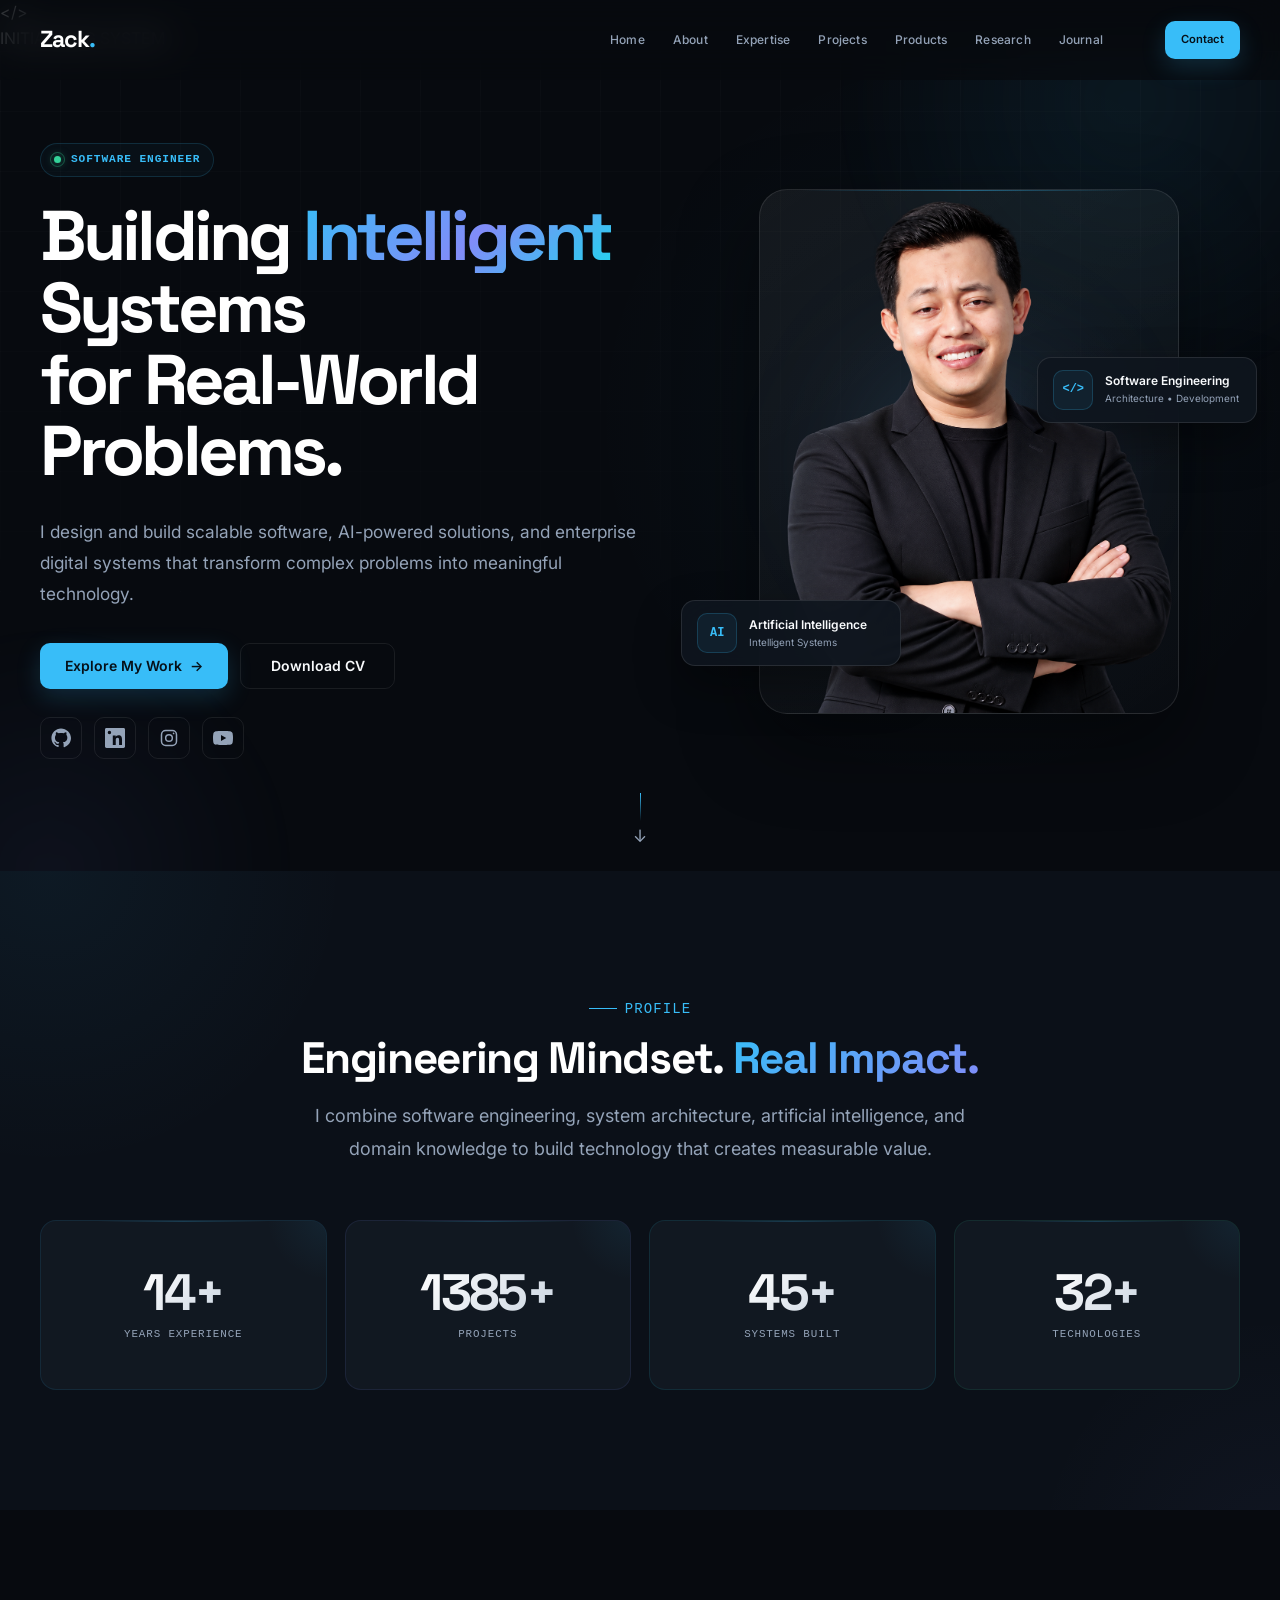
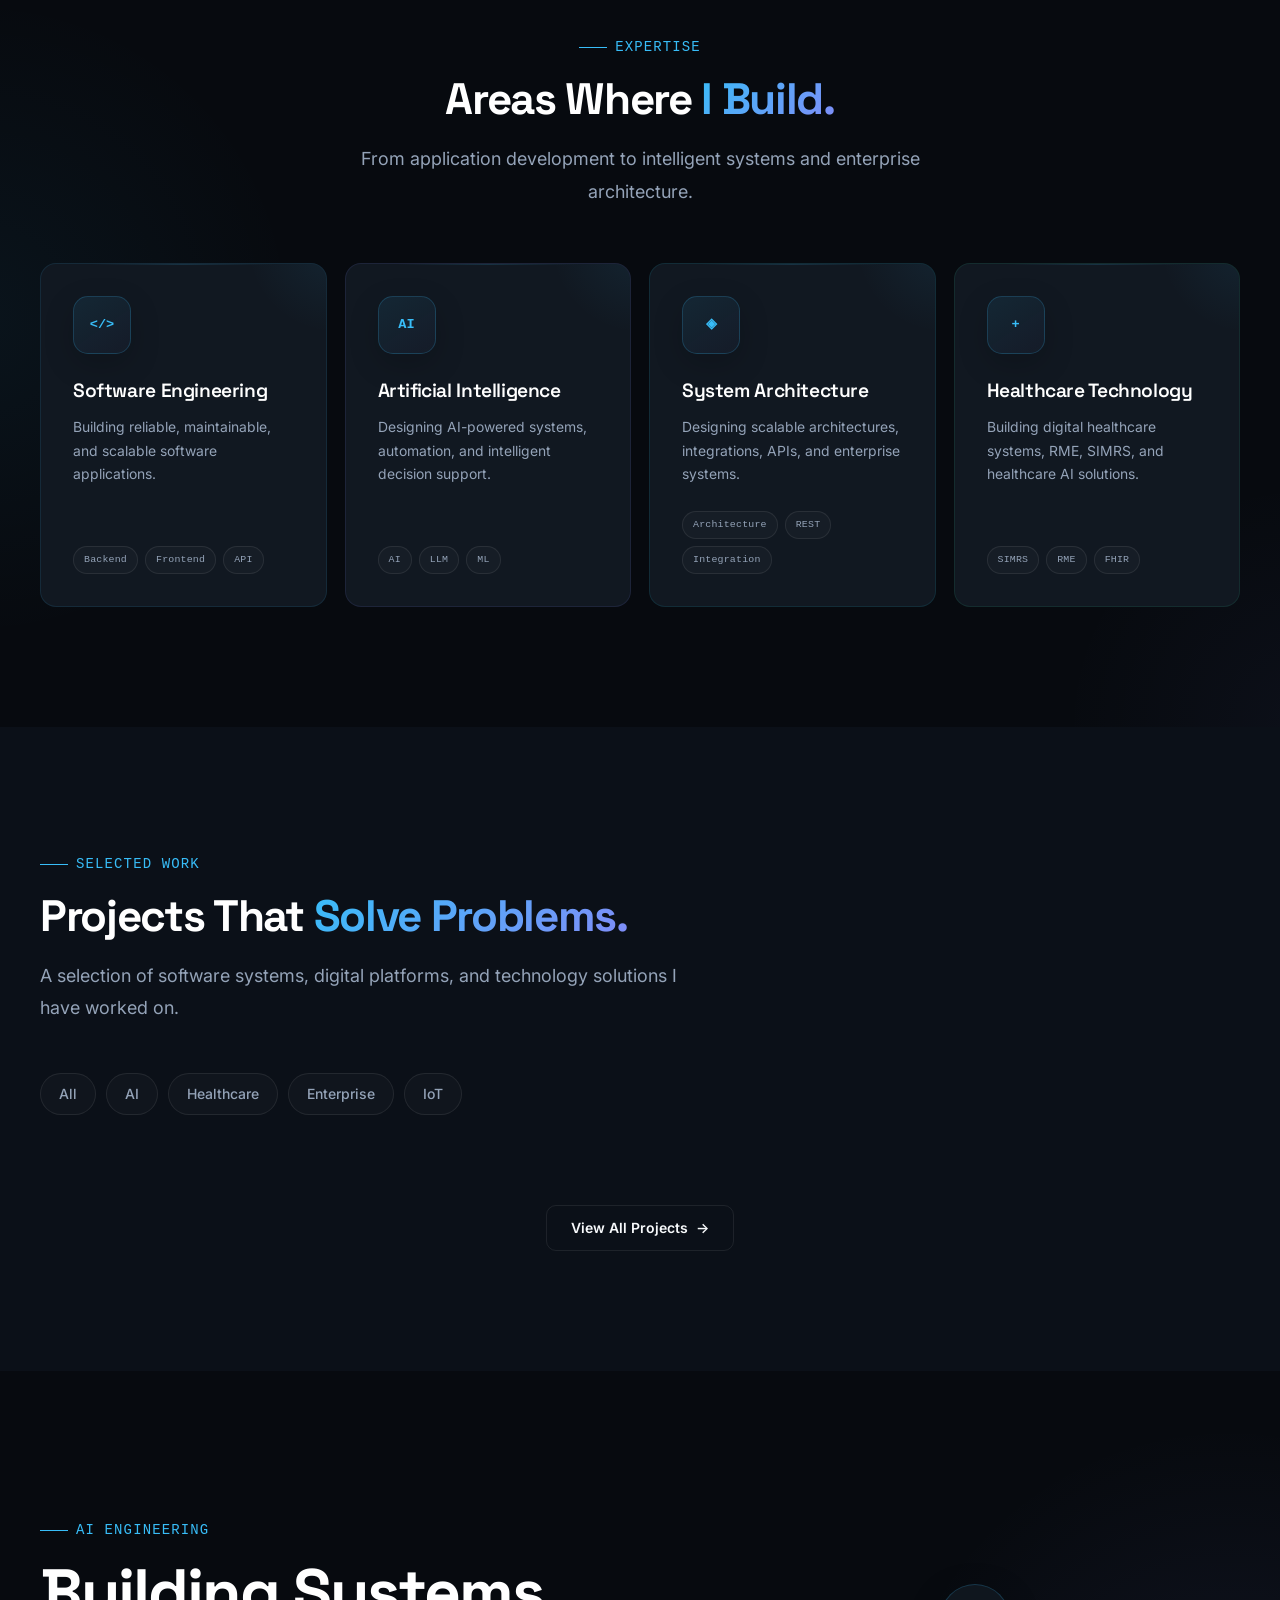
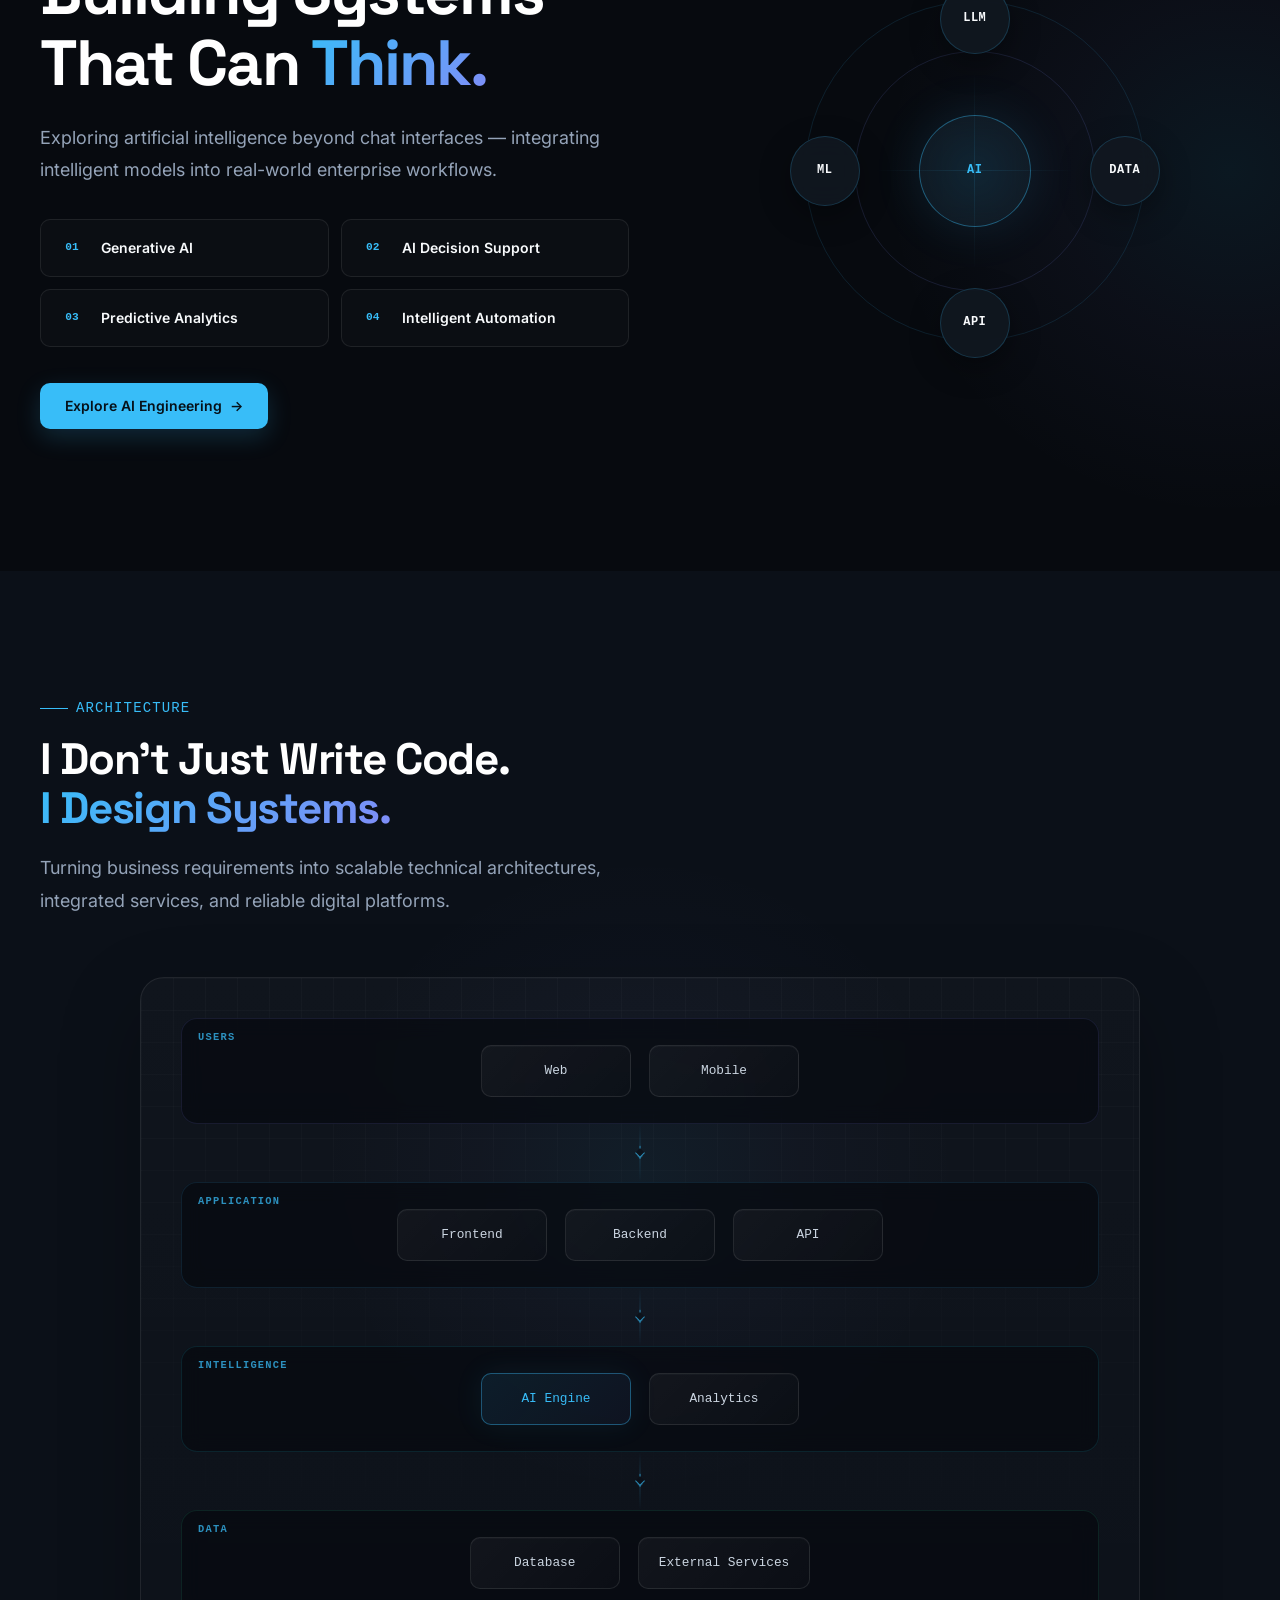
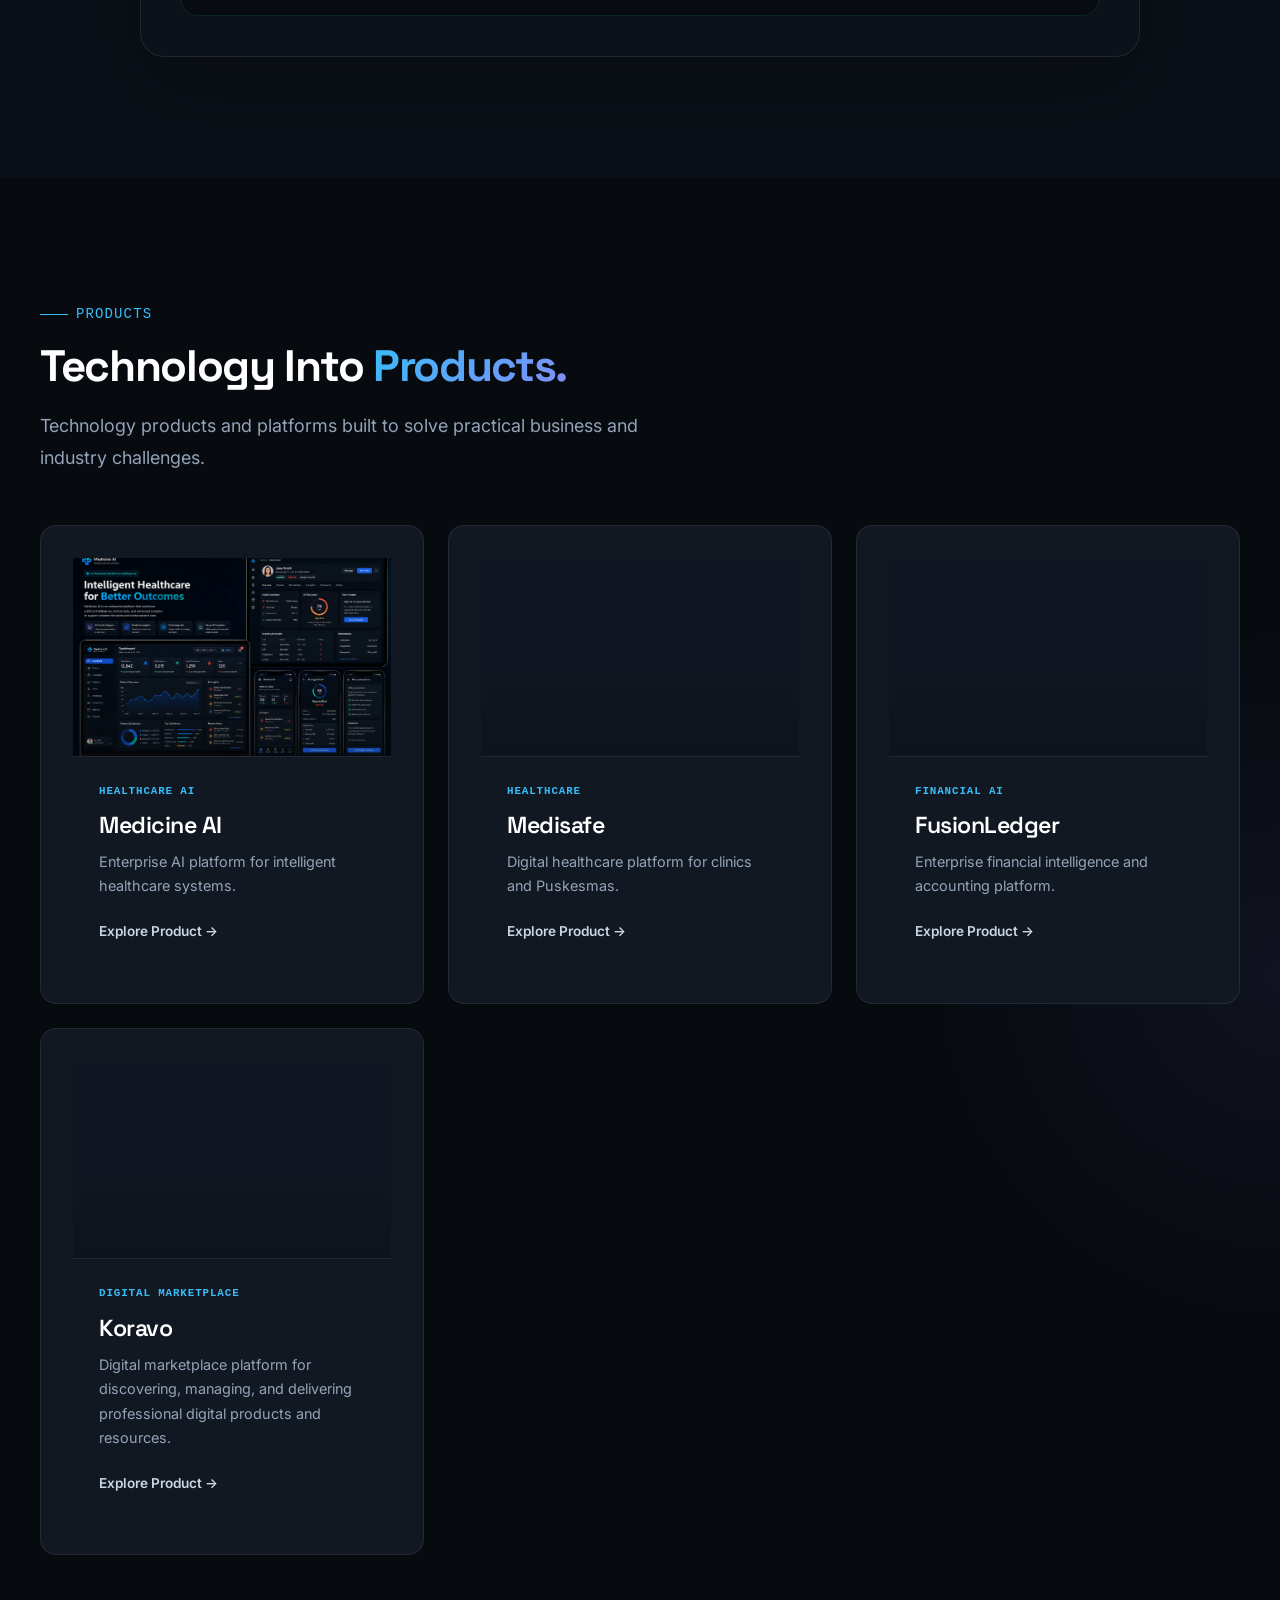
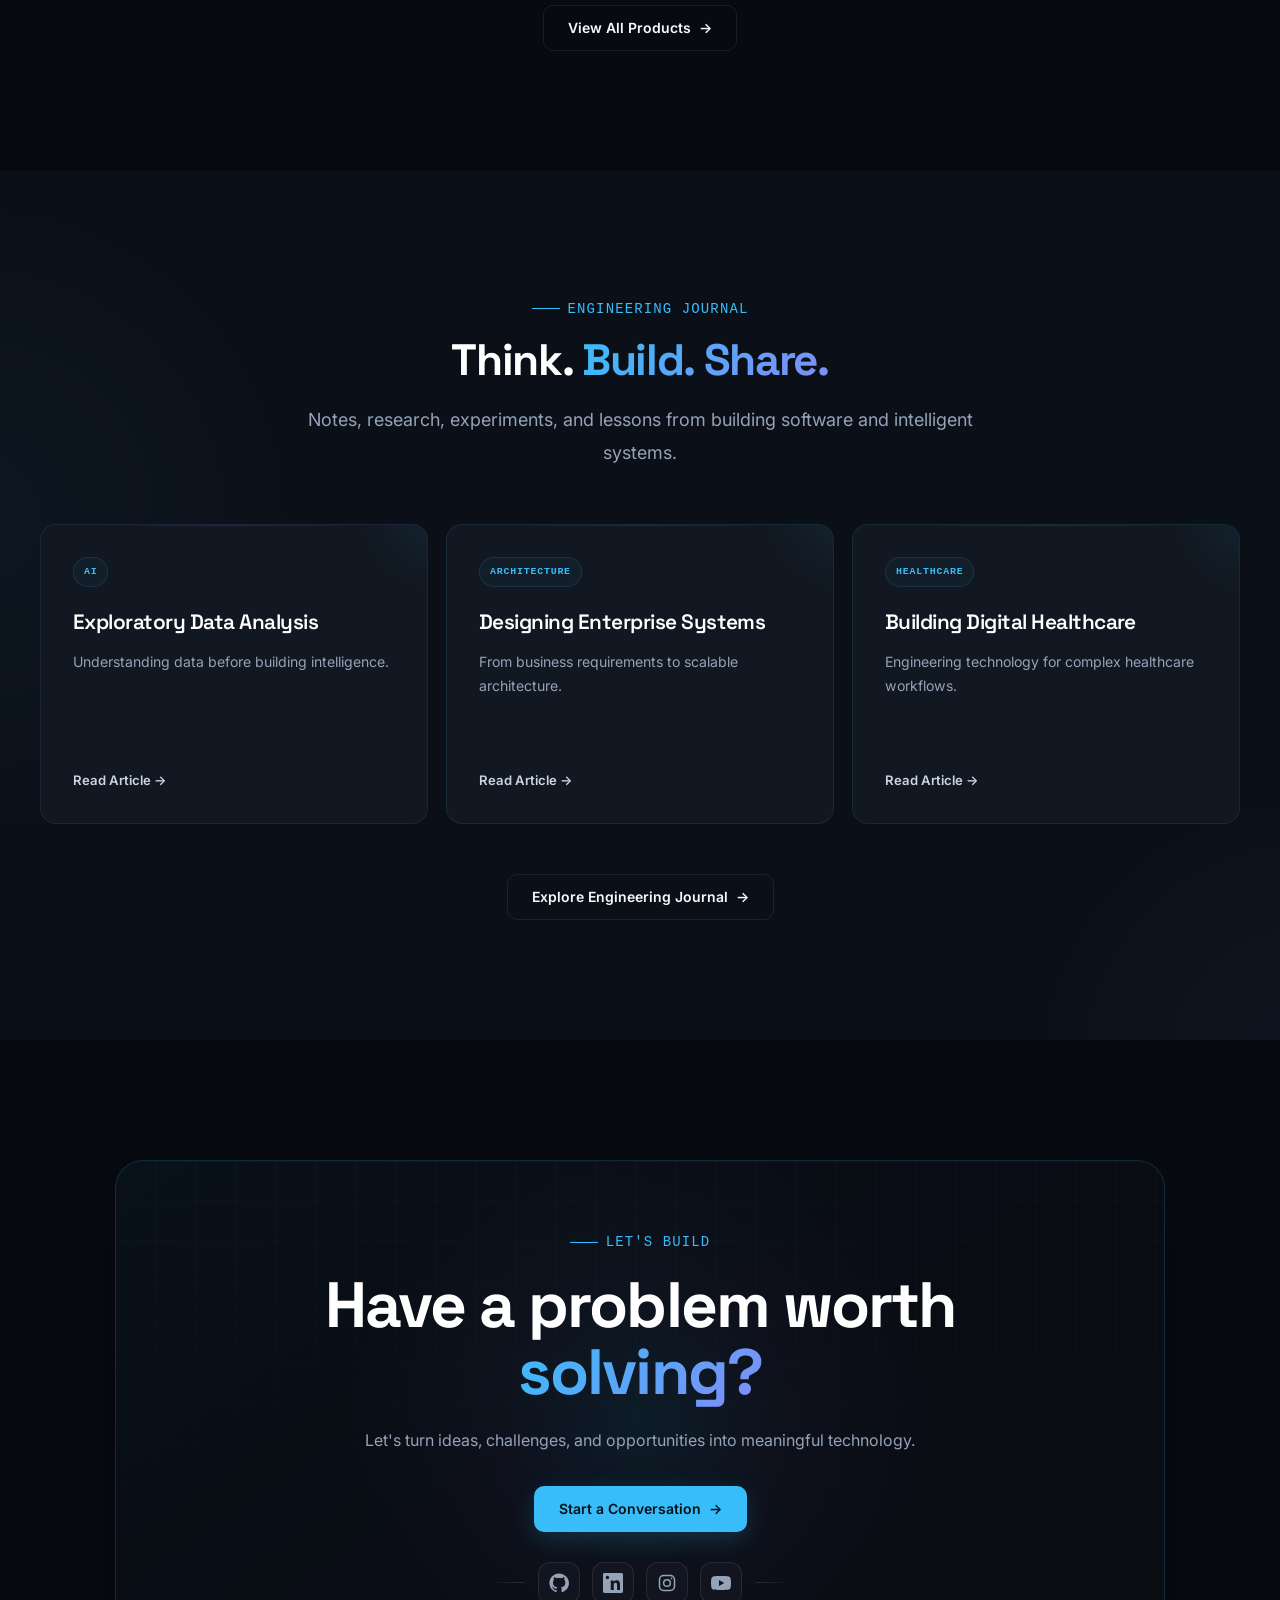
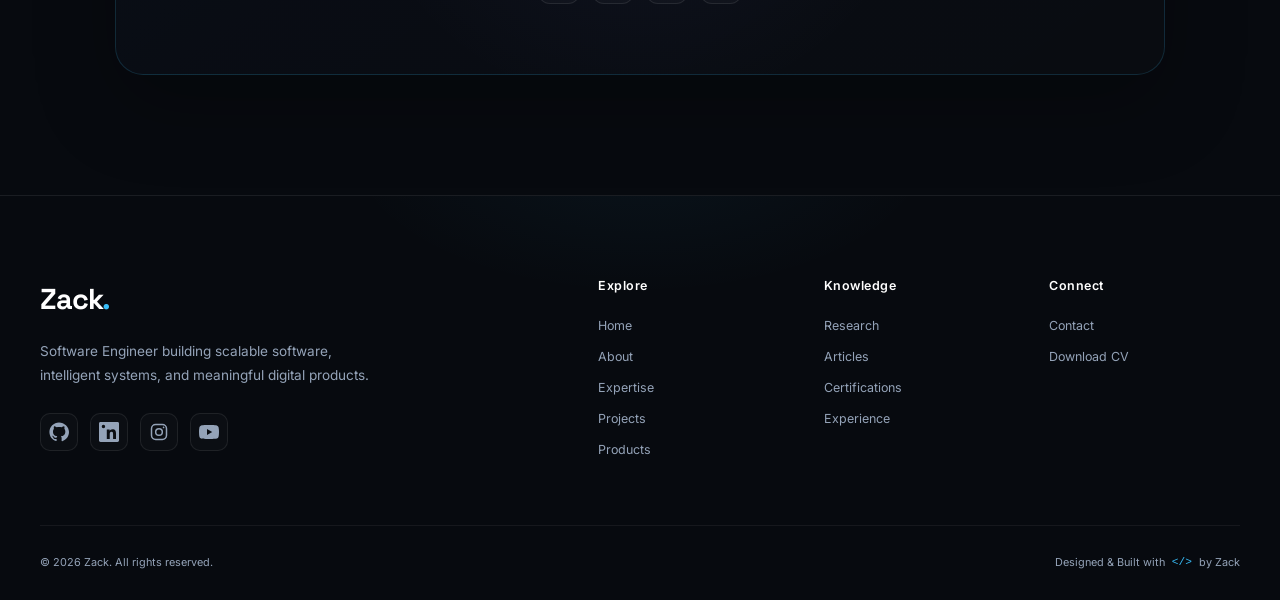
<file: index.html>
<!doctype html>
<html lang="en">
  <head>
    <!-- =====================================================
         ZACK PORTFOLIO
         Personal Branding — Software Engineer
         ===================================================== -->

    <meta charset="UTF-8" />

    <meta name="viewport" content="width=device-width, initial-scale=1.0" />

    <meta
      name="description"
      content="Zack — Software Engineer building intelligent systems, AI-powered solutions, and enterprise digital products."
    />

    <meta name="author" content="Zack" />

    <meta
      name="keywords"
      content="Software Engineer, AI Engineer, Software Architecture, Artificial Intelligence, Healthcare Technology, Enterprise Software"
    />

    <meta name="theme-color" content="#070a0f" />

    <title>Zack — Software Engineer</title>

    <!-- =====================================================
         Fonts
         ===================================================== -->

    <link rel="preconnect" href="https://fonts.googleapis.com" />

    <link rel="preconnect" href="https://fonts.gstatic.com" crossorigin />

    <link
      href="https://fonts.googleapis.com/css2?family=Inter:wght@400;500;600;700&family=Space+Grotesk:wght@400;500;600;700&display=swap"
      rel="stylesheet"
    />

    <!-- =====================================================
         CSS
         ===================================================== -->

    <link rel="stylesheet" href="assets/css/variables.css" />

    <link rel="stylesheet" href="assets/css/style.css" />

    <link rel="stylesheet" href="assets/css/components.css" />

    <link rel="stylesheet" href="assets/css/animations.css" />

    <link rel="stylesheet" href="assets/css/responsive.css" />
  </head>

  <body>
    <!-- =====================================================
         PAGE LOADER
         ===================================================== -->

    <div id="component-loader"></div>

    <!-- =====================================================
         NAVBAR
         ===================================================== -->

    <div id="component-navbar"></div>

    <main>
      <!-- =================================================
             HERO
             ================================================= -->

      <section class="hero section" id="home">
        <div class="hero-background">
          <div class="hero-grid"></div>

          <div class="hero-glow hero-glow-1"></div>

          <div class="hero-glow hero-glow-2"></div>
        </div>

        <div class="container hero-container">
          <div class="hero-content">
            <div class="hero-status fade-up">
              <span class="status-dot"></span>

              <span> SOFTWARE ENGINEER </span>
            </div>

            <h1 class="hero-title fade-up">
              Building

              <span class="text-gradient"> Intelligent </span>

              Systems

              <br />

              for Real-World Problems.
            </h1>

            <p class="hero-description fade-up">
              I design and build scalable software, AI-powered solutions, and
              enterprise digital systems that transform complex problems into
              meaningful technology.
            </p>

            <div class="hero-actions fade-up">
              <a href="pages/projects.html" class="btn btn-primary">
                Explore My Work
                <span>→</span>
              </a>

              <a
                href="downloads/CV-Zack.pdf"
                class="btn btn-outline"
                target="_blank"
                rel="noopener noreferrer"
              >
                Download CV
              </a>
            </div>

            <div class="hero-social fade-up" data-social-links></div>
          </div>

          <!-- =========================================
                     PROFILE VISUAL
                     ========================================= -->

          <div class="hero-visual fade-in">
            <div class="hero-image-wrapper">
              <div class="hero-image-glow"></div>

              <div class="hero-image-frame">
                <img
                  src="assets/img/profile/profile.png"
                  alt="Zack — Software Engineer"
                  decoding="async"
                />
              </div>

              <!-- Floating Engineering Card -->

              <div class="hero-floating-card hero-floating-card-top float">
                <span class="floating-card-icon"> &lt;/&gt; </span>

                <div>
                  <strong> Software Engineering </strong>

                  <small> Architecture • Development </small>
                </div>
              </div>

              <!-- Floating AI Card -->

              <div class="hero-floating-card hero-floating-card-bottom float">
                <span class="floating-card-icon"> AI </span>

                <div>
                  <strong> Artificial Intelligence </strong>

                  <small> Intelligent Systems </small>
                </div>
              </div>
            </div>
          </div>
        </div>

        <!-- Scroll Indicator -->

        <a href="#profile" class="hero-scroll" aria-label="Scroll to profile">
          <span class="hero-scroll-line"></span>
          <span class="hero-scroll-arrow">↓</span>
        </a>
      </section>

      <!-- =================================================
             ENGINEERING PROFILE
             ================================================= -->

      <section class="section profile-section section-secondary" id="profile">
        <div class="container">
          <div class="section-header fade-up">
            <span class="section-label"> Profile </span>

            <h2 class="section-title">
              Engineering Mindset.
              <span class="text-gradient"> Real Impact. </span>
            </h2>

            <p class="section-description">
              I combine software engineering, system architecture, artificial
              intelligence, and domain knowledge to build technology that
              creates measurable value.
            </p>
          </div>

          <!-- Statistics -->

          <div class="profile-stats grid grid-4">
            <div class="stat-card card fade-up">
              <span class="stat-number" data-counter="14" data-suffix="+">
                0
              </span>

              <span class="stat-label"> Years Experience </span>
            </div>

            <div class="stat-card card fade-up">
              <span class="stat-number" data-counter="1385" data-suffix="+">
                0
              </span>

              <span class="stat-label"> Projects </span>
            </div>

            <div class="stat-card card fade-up">
              <span class="stat-number" data-counter="45" data-suffix="+">
                0
              </span>

              <span class="stat-label"> Systems Built </span>
            </div>

            <div class="stat-card card fade-up">
              <span class="stat-number" data-counter="32" data-suffix="+">
                0
              </span>

              <span class="stat-label"> Technologies </span>
            </div>
          </div>
        </div>
      </section>

      <!-- =================================================
             EXPERTISE
             ================================================= -->

      <section class="section expertise-section" id="expertise">
        <div class="container">
          <div class="section-header fade-up">
            <span class="section-label"> Expertise </span>

            <h2 class="section-title">
              Areas Where
              <span class="text-gradient"> I Build. </span>
            </h2>

            <p class="section-description">
              From application development to intelligent systems and enterprise
              architecture.
            </p>
          </div>

          <div class="expertise-grid grid grid-4">
            <!-- Software Engineering -->

            <article class="expertise-card card fade-up">
              <div class="expertise-icon">&lt;/&gt;</div>

              <h3>Software Engineering</h3>

              <p>
                Building reliable, maintainable, and scalable software
                applications.
              </p>

              <div class="expertise-tags">
                <span class="badge"> Backend </span>

                <span class="badge"> Frontend </span>

                <span class="badge"> API </span>
              </div>
            </article>

            <!-- AI -->

            <article class="expertise-card card fade-up">
              <div class="expertise-icon">AI</div>

              <h3>Artificial Intelligence</h3>

              <p>
                Designing AI-powered systems, automation, and intelligent
                decision support.
              </p>

              <div class="expertise-tags">
                <span class="badge"> AI </span>

                <span class="badge"> LLM </span>

                <span class="badge"> ML </span>
              </div>
            </article>

            <!-- Architecture -->

            <article class="expertise-card card fade-up">
              <div class="expertise-icon">◈</div>

              <h3>System Architecture</h3>

              <p>
                Designing scalable architectures, integrations, APIs, and
                enterprise systems.
              </p>

              <div class="expertise-tags">
                <span class="badge"> Architecture </span>

                <span class="badge"> REST </span>

                <span class="badge"> Integration </span>
              </div>
            </article>

            <!-- Healthcare -->

            <article class="expertise-card card fade-up">
              <div class="expertise-icon">+</div>

              <h3>Healthcare Technology</h3>

              <p>
                Building digital healthcare systems, RME, SIMRS, and healthcare
                AI solutions.
              </p>

              <div class="expertise-tags">
                <span class="badge"> SIMRS </span>

                <span class="badge"> RME </span>

                <span class="badge"> FHIR </span>
              </div>
            </article>
          </div>
        </div>
      </section>

      <!-- =================================================
             FEATURED PROJECTS
             ================================================= -->

      <section class="section projects-section section-secondary" id="projects">
        <div class="container">
          <div class="section-header fade-up">
            <span class="section-label"> Selected Work </span>

            <h2 class="section-title">
              Projects That
              <span class="text-gradient"> Solve Problems. </span>
            </h2>

            <p class="section-description">
              A selection of software systems, digital platforms, and technology
              solutions I have worked on.
            </p>
          </div>

          <!-- Project Filters -->

          <div class="project-filters fade-up" data-project-filters>
            <button type="button" class="filter-btn" data-filter="all">
              All
            </button>

            <button type="button" class="filter-btn" data-filter="AI">
              AI
            </button>

            <button type="button" class="filter-btn" data-filter="Healthcare">
              Healthcare
            </button>

            <button type="button" class="filter-btn" data-filter="Enterprise">
              Enterprise
            </button>

            <button type="button" class="filter-btn" data-filter="IoT">
              IoT
            </button>
          </div>

          <!-- Projects -->

          <div class="projects-grid grid grid-3" data-projects>
            <!--
                        Projects are loaded dynamically
                        from data/projects.json
                    -->
          </div>

          <div class="section-action fade-up">
            <a href="pages/projects.html" class="btn btn-outline">
              View All Projects
              <span>→</span>
            </a>
          </div>
        </div>
      </section>

      <!-- =================================================
             AI ENGINEERING
             ================================================= -->

      <section class="section ai-section" id="ai">
        <div class="container">
          <div class="ai-showcase">
            <div class="ai-content fade-up">
              <span class="section-label"> AI Engineering </span>

              <h2 class="section-title">
                Building Systems That Can
                <span class="text-gradient"> Think. </span>
              </h2>

              <p class="section-description">
                Exploring artificial intelligence beyond chat interfaces —
                integrating intelligent models into real-world enterprise
                workflows.
              </p>

              <div class="ai-capabilities">
                <div class="ai-capability">
                  <span> 01 </span>

                  <strong> Generative AI </strong>
                </div>

                <div class="ai-capability">
                  <span> 02 </span>

                  <strong> AI Decision Support </strong>
                </div>

                <div class="ai-capability">
                  <span> 03 </span>

                  <strong> Predictive Analytics </strong>
                </div>

                <div class="ai-capability">
                  <span> 04 </span>

                  <strong> Intelligent Automation </strong>
                </div>
              </div>

              <a href="pages/expertise.html" class="btn btn-primary">
                Explore AI Engineering
                <span>→</span>
              </a>
            </div>

            <!-- AI Visual -->

            <div class="ai-visual fade-in">
              <div class="ai-orbit">
                <div class="ai-node ai-node-main">AI</div>

                <div class="ai-node ai-node-1">LLM</div>

                <div class="ai-node ai-node-2">DATA</div>

                <div class="ai-node ai-node-3">API</div>

                <div class="ai-node ai-node-4">ML</div>
              </div>
            </div>
          </div>
        </div>
      </section>

      <!-- =================================================
             SYSTEM ARCHITECTURE
             ================================================= -->

      <section
        class="section architecture-section section-secondary"
        id="architecture"
      >
        <div class="container">
          <div class="section-header fade-up">
            <span class="section-label"> Architecture </span>

            <h2 class="section-title">
              I Don't Just Write Code.
              <br />
              <span class="text-gradient"> I Design Systems. </span>
            </h2>

            <p class="section-description">
              Turning business requirements into scalable technical
              architectures, integrated services, and reliable digital
              platforms.
            </p>
          </div>

          <div class="architecture-diagram fade-up">
            <div class="architecture-layer">
              <span class="architecture-label"> USERS </span>

              <div class="architecture-node">Web</div>

              <div class="architecture-node">Mobile</div>
            </div>

            <div class="architecture-connector">↓</div>

            <div class="architecture-layer">
              <span class="architecture-label"> APPLICATION </span>

              <div class="architecture-node">Frontend</div>

              <div class="architecture-node">Backend</div>

              <div class="architecture-node">API</div>
            </div>

            <div class="architecture-connector">↓</div>

            <div class="architecture-layer">
              <span class="architecture-label"> INTELLIGENCE </span>

              <div class="architecture-node architecture-node-ai">
                AI Engine
              </div>

              <div class="architecture-node">Analytics</div>
            </div>

            <div class="architecture-connector">↓</div>

            <div class="architecture-layer">
              <span class="architecture-label"> DATA </span>

              <div class="architecture-node">Database</div>

              <div class="architecture-node">External Services</div>
            </div>
          </div>
        </div>
      </section>

      <!-- =================================================
             PRODUCTS
             ================================================= -->

      <section class="section products-section" id="products">
        <div class="container">
          <div class="section-header fade-up">
            <span class="section-label"> Products </span>

            <h2 class="section-title">
              Technology Into
              <span class="text-gradient"> Products. </span>
            </h2>

            <p class="section-description">
              Technology products and platforms built to solve practical
              business and industry challenges.
            </p>
          </div>

          <div class="products-grid grid grid-3">
            <!-- Medicine AI -->

            <article class="product-card card fade-up">
              <div class="product-image">
                <img
                  src="assets/img/products/medicine.png"
                  alt="Medicine AI"
                  loading="lazy"
                  decoding="async"
                />
              </div>

              <div class="product-content">
                <span class="product-category"> Healthcare AI </span>

                <h3 class="product-title">Medicine AI</h3>

                <p class="product-description">
                  Enterprise AI platform for intelligent healthcare systems.
                </p>

                <a href="pages/products.html" class="project-link">
                  Explore Product →
                </a>
              </div>
            </article>

            <!-- Medisafe -->

            <article class="product-card card fade-up">
              <div class="product-image">
                <img
                  src="assets/img/products/medisafe.png"
                  alt="Medisafe"
                  loading="lazy"
                  decoding="async"
                />
              </div>

              <div class="product-content">
                <span class="product-category"> Healthcare </span>

                <h3 class="product-title">Medisafe</h3>

                <p class="product-description">
                  Digital healthcare platform for clinics and Puskesmas.
                </p>

                <a href="pages/products.html" class="project-link">
                  Explore Product →
                </a>
              </div>
            </article>

            <!-- FusionLedger -->

            <article class="product-card card fade-up">
              <div class="product-image">
                <img
                  src="assets/img/products/fusionledger.png"
                  alt="FusionLedger"
                  loading="lazy"
                  decoding="async"
                />
              </div>

              <div class="product-content">
                <span class="product-category"> Financial AI </span>

                <h3 class="product-title">FusionLedger</h3>

                <p class="product-description">
                  Enterprise financial intelligence and accounting platform.
                </p>

                <a href="pages/products.html" class="project-link">
                  Explore Product →
                </a>
              </div>
            </article>

            <!-- =================================================
     Koravo
     ================================================= -->

            <article class="product-card card fade-up">
              <div class="product-image">
                <img
                  src="assets/img/products/koravo.png"
                  alt="Koravo Digital Marketplace"
                  loading="lazy"
                  decoding="async"
                />
              </div>

              <div class="product-content">
                <span class="product-category"> Digital Marketplace </span>

                <h3 class="product-title">Koravo</h3>

                <p class="product-description">
                  Digital marketplace platform for discovering, managing, and
                  delivering professional digital products and resources.
                </p>

                <a href="pages/products.html" class="project-link">
                  Explore Product →
                </a>
              </div>
            </article>
          </div>

          <div class="section-action fade-up">
            <a href="pages/products.html" class="btn btn-outline">
              View All Products
              <span>→</span>
            </a>
          </div>
        </div>
      </section>

      <!-- =================================================
             ENGINEERING JOURNAL
             ================================================= -->

      <section class="section journal-section section-secondary" id="journal">
        <div class="container">
          <div class="section-header fade-up">
            <span class="section-label"> Engineering Journal </span>

            <h2 class="section-title">
              Think.
              <span class="text-gradient"> Build. Share. </span>
            </h2>

            <p class="section-description">
              Notes, research, experiments, and lessons from building software
              and intelligent systems.
            </p>
          </div>

          <div class="journal-grid grid grid-3">
            <article class="journal-card card fade-up">
              <span class="journal-category"> AI </span>

              <h3>Exploratory Data Analysis</h3>

              <p>Understanding data before building intelligence.</p>

              <a href="pages/articles.html" class="project-link">
                Read Article →
              </a>
            </article>

            <article class="journal-card card fade-up">
              <span class="journal-category"> Architecture </span>

              <h3>Designing Enterprise Systems</h3>

              <p>From business requirements to scalable architecture.</p>

              <a href="pages/articles.html" class="project-link">
                Read Article →
              </a>
            </article>

            <article class="journal-card card fade-up">
              <span class="journal-category"> Healthcare </span>

              <h3>Building Digital Healthcare</h3>

              <p>Engineering technology for complex healthcare workflows.</p>

              <a href="pages/articles.html" class="project-link">
                Read Article →
              </a>
            </article>
          </div>

          <div class="section-action fade-up">
            <a href="pages/articles.html" class="btn btn-outline">
              Explore Engineering Journal
              <span>→</span>
            </a>
          </div>
        </div>
      </section>

      <!-- =================================================
     CONTACT CTA
     ================================================= -->

      <section class="section contact-cta">
        <div class="container">
          <div class="contact-cta-inner fade-up">
            <span class="section-label"> Let's Build </span>

            <h2 class="section-title">
              Have a problem worth

              <span class="text-gradient"> solving? </span>
            </h2>

            <p class="section-description">
              Let's turn ideas, challenges, and opportunities into meaningful
              technology.
            </p>

            <a href="pages/contact.html" class="btn btn-primary">
              Start a Conversation
              <span>→</span>
            </a>

            <!-- Social Media -->

            <div class="contact-social fade-up" data-social-links></div>
          </div>
        </div>
      </section>
    </main>

    <!-- =====================================================
         FOOTER
         ===================================================== -->

    <div id="component-footer"></div>

    <!-- =====================================================
         JavaScript
         ===================================================== -->

    <script src="assets/js/navbar.js"></script>

    <script src="assets/js/animation.js"></script>

    <script src="assets/js/counter.js"></script>

    <script src="assets/js/projects.js"></script>

    <script src="assets/js/filter.js"></script>

    <script src="assets/js/contact.js"></script>

    <script src="assets/js/image-skeleton.js"></script>

    <script src="assets/js/app.js"></script>
  </body>
</html>
</file>
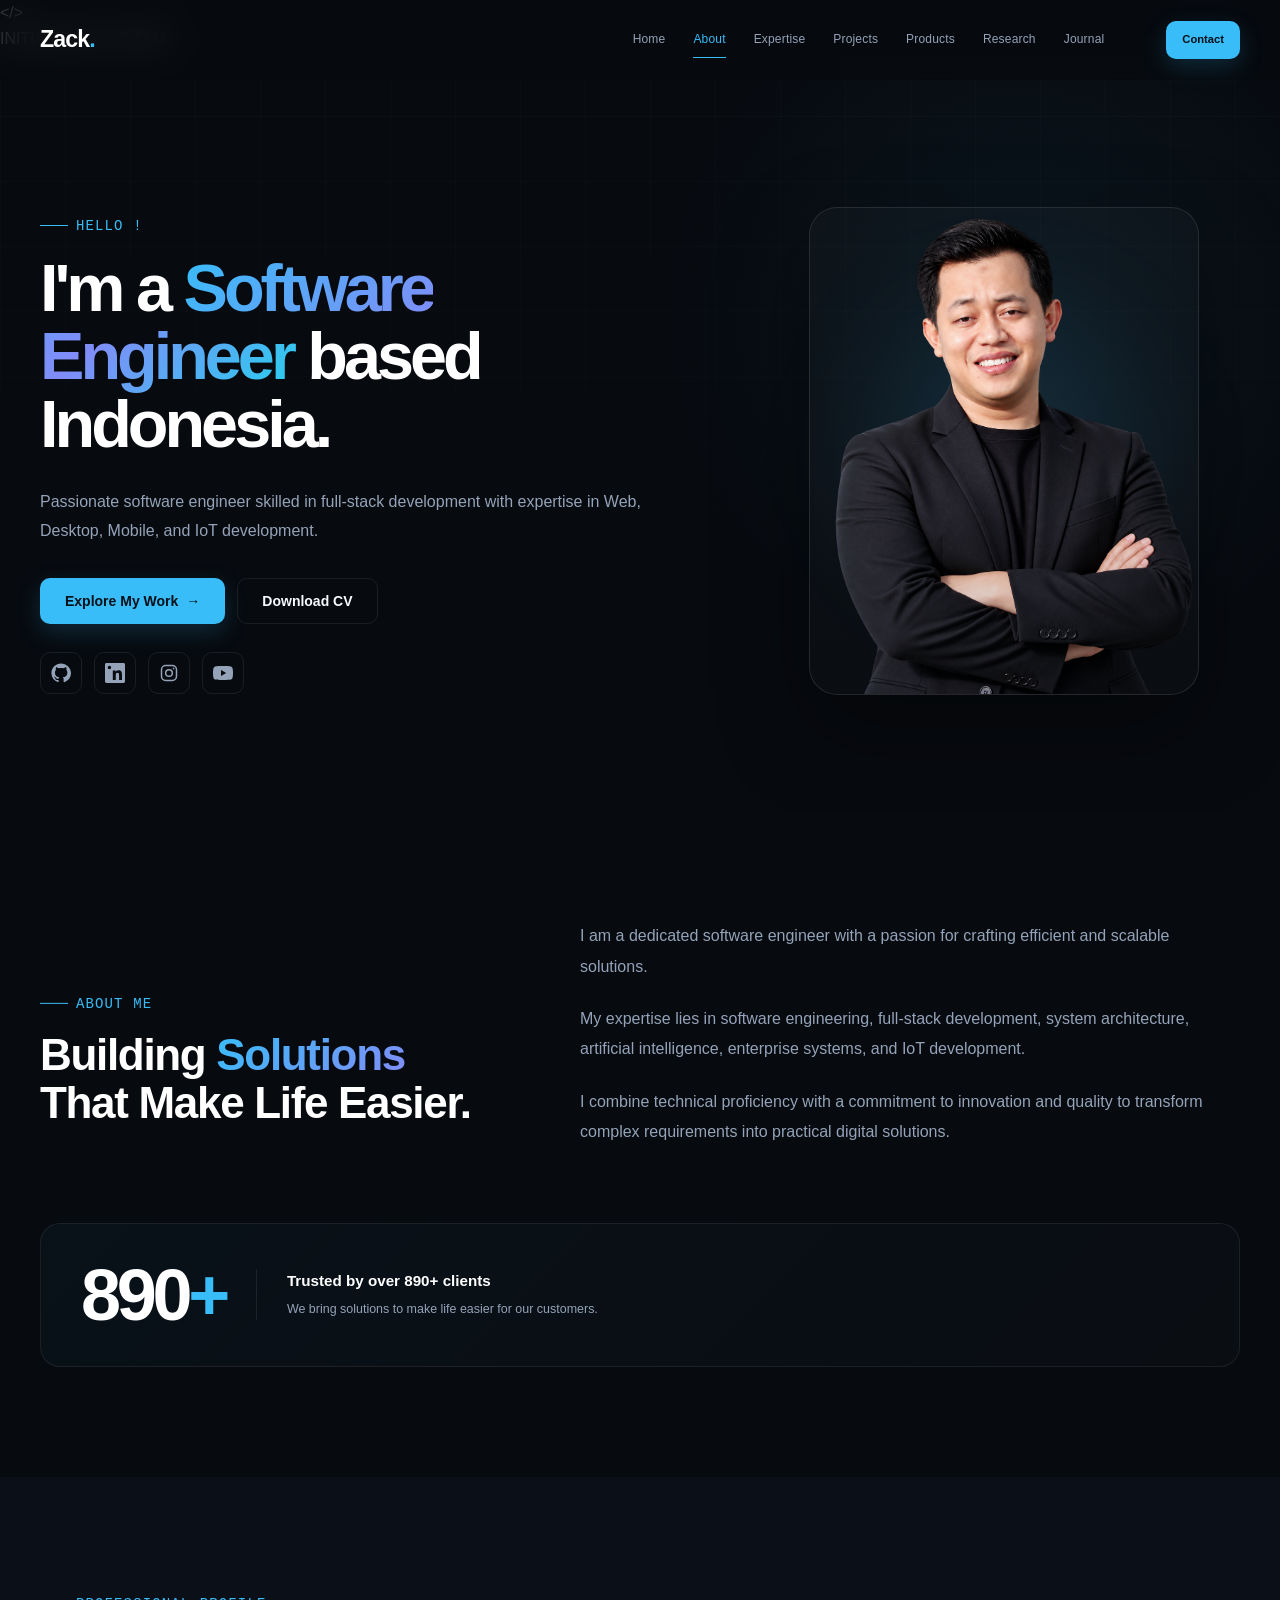
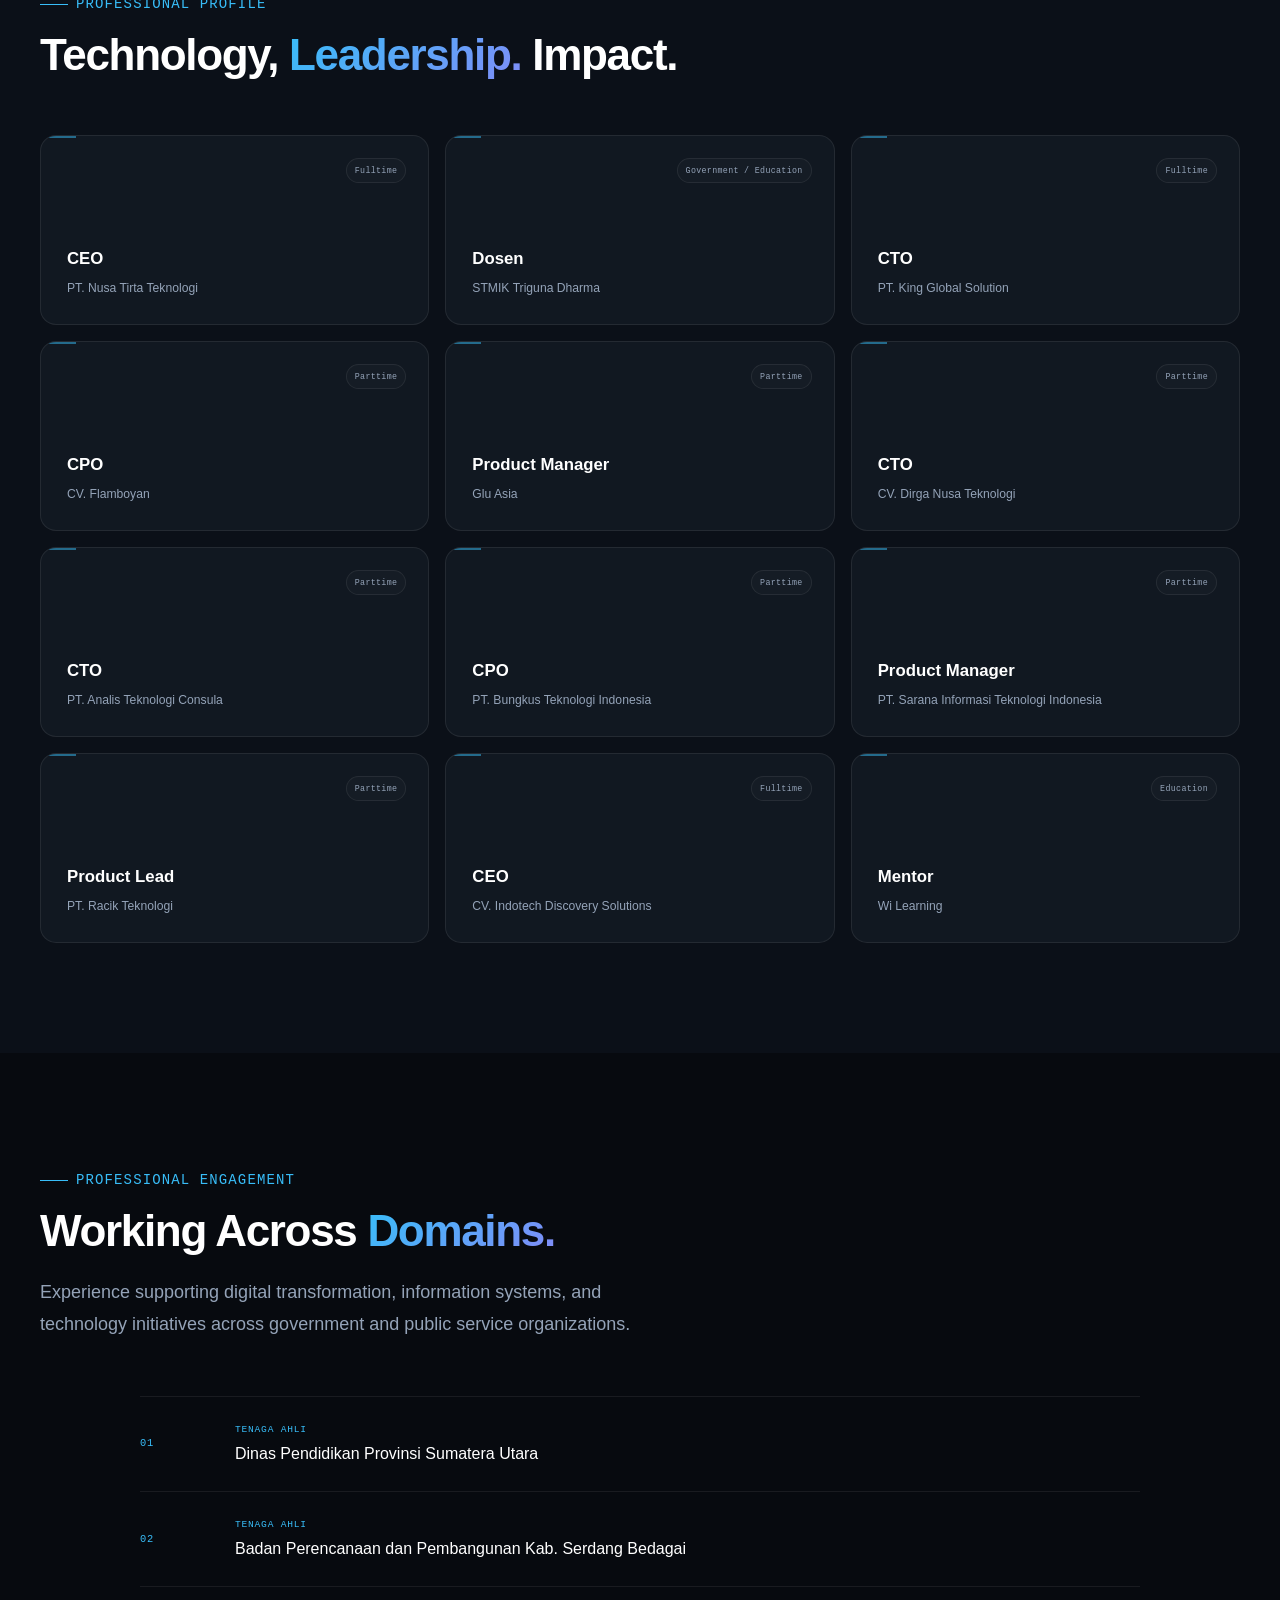
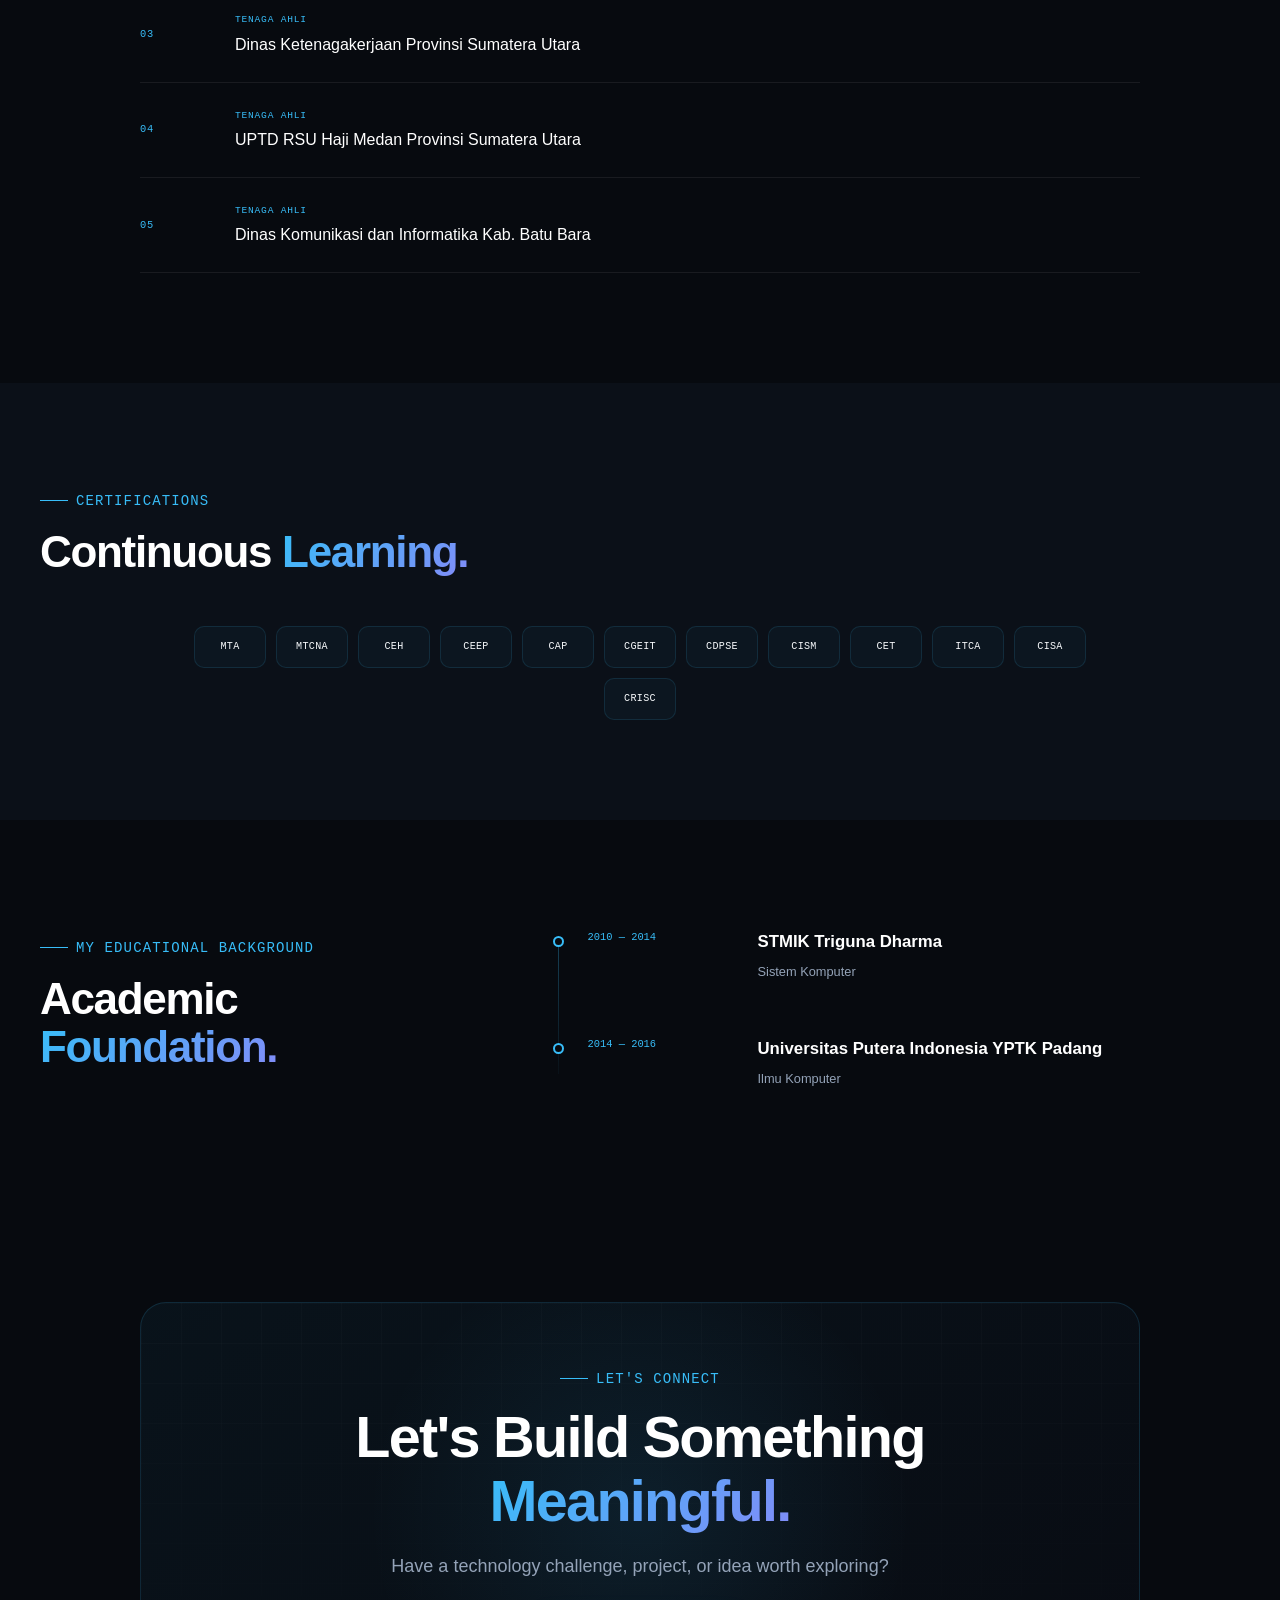
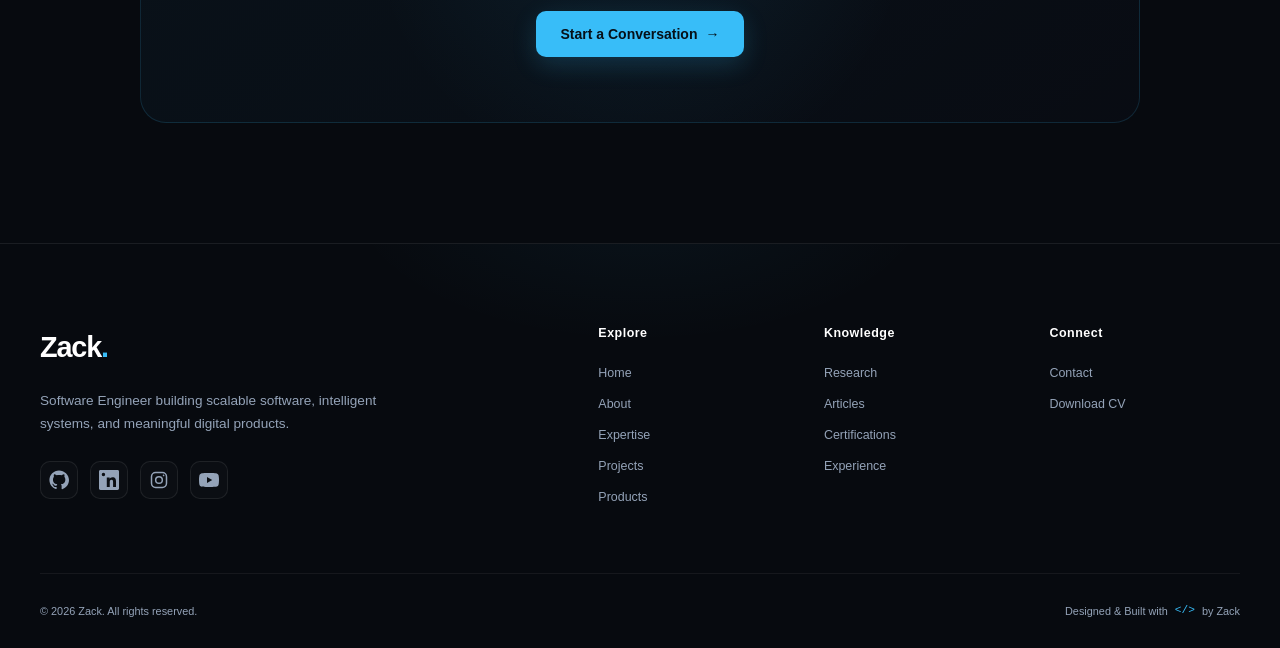
<file: pages/about.html>
<!doctype html>
<html lang="en">
  <head>
    <meta charset="UTF-8" />

    <meta name="viewport" content="width=device-width, initial-scale=1.0" />

    <meta
      name="description"
      content="About Zack — Software Engineer building scalable software, intelligent systems, and enterprise digital solutions."
    />

    <meta name="author" content="Zack" />

    <title>About — Zack | Software Engineer</title>

    <!-- =====================================================
         CSS
         ===================================================== -->

    <link rel="stylesheet" href="../assets/css/variables.css" />

    <link rel="stylesheet" href="../assets/css/style.css" />

    <link rel="stylesheet" href="../assets/css/components.css" />

    <link rel="stylesheet" href="../assets/css/animations.css" />

    <link rel="stylesheet" href="../assets/css/responsive.css" />

    <!-- About page specific CSS -->

    <link rel="stylesheet" href="../assets/css/about.css" />
  </head>

  <body>
    <!-- =====================================================
         LOADER
         ===================================================== -->

    <div id="component-loader"></div>

    <!-- =====================================================
         NAVBAR
         ===================================================== -->

    <div id="component-navbar"></div>

    <!-- =====================================================
         MAIN
         ===================================================== -->
    <main>
      <!-- =====================================================
         ABOUT HERO
         ===================================================== -->

      <section class="about-hero">
        <div class="container">
          <div class="about-hero-grid">
            <!-- Content -->

            <div class="about-hero-content fade-up">
              <span class="section-label"> Hello ! </span>

              <h1 class="about-hero-title">
                I'm a

                <span class="text-gradient"> Software Engineer </span>

                based Indonesia.
              </h1>

              <p class="about-hero-description">
                Passionate software engineer skilled in full-stack development
                with expertise in Web, Desktop, Mobile, and IoT development.
              </p>

              <!-- Actions -->

              <div class="about-hero-actions">
                <a href="projects.html" class="btn btn-primary">
                  Explore My Work
                  <span>→</span>
                </a>

                <a
                  href="../downloads/CV-Zack.pdf"
                  class="btn btn-outline"
                  target="_blank"
                  rel="noopener noreferrer"
                >
                  Download CV
                </a>
              </div>

              <!-- Social -->

              <div class="about-social" data-social-links></div>
            </div>

            <!-- Profile -->

            <div class="about-hero-visual fade-in">
              <div class="about-image-wrapper">
                <div class="about-image-glow"></div>

                <div class="about-image-frame">
                  <img
                    src="../assets/img/profile/profile.png"
                    alt="Zack Prayudha — Software Engineer"
                    loading="eager"
                    decoding="async"
                  />
                </div>
              </div>
            </div>
          </div>
        </div>
      </section>

      <!-- =====================================================
         INTRODUCTION
         ===================================================== -->

      <section class="section about-introduction">
        <div class="container">
          <div class="about-introduction-grid">
            <div class="about-introduction-heading fade-up">
              <span class="section-label"> About Me </span>

              <h2 class="section-title">
                Building

                <span class="text-gradient"> Solutions </span>

                That Make Life Easier.
              </h2>
            </div>

            <div class="about-introduction-content fade-up">
              <p>
                I am a dedicated software engineer with a passion for crafting
                efficient and scalable solutions.
              </p>

              <p>
                My expertise lies in software engineering, full-stack
                development, system architecture, artificial intelligence,
                enterprise systems, and IoT development.
              </p>

              <p>
                I combine technical proficiency with a commitment to innovation
                and quality to transform complex requirements into practical
                digital solutions.
              </p>
            </div>
          </div>

          <!-- Client Stats -->

          <div class="about-client-stat fade-up">
            <div class="about-client-number">890<span>+</span></div>

            <div class="about-client-content">
              <strong> Trusted by over 890+ clients </strong>

              <p>We bring solutions to make life easier for our customers.</p>
            </div>
          </div>
        </div>
      </section>

      <!-- =====================================================
         PROFESSIONAL PROFILE
         ===================================================== -->

      <section class="section about-professional section-secondary">
        <div class="container">
          <div class="section-header fade-up">
            <span class="section-label"> Professional Profile </span>

            <h2 class="section-title">
              Technology,

              <span class="text-gradient"> Leadership. </span>

              Impact.
            </h2>
          </div>

          <div class="professional-grid">
            <!-- CEO -->

            <article class="professional-card card fade-up">
              <span class="professional-type"> Fulltime </span>

              <h3>CEO</h3>

              <p>PT. Nusa Tirta Teknologi</p>
            </article>

            <!-- Lecturer -->

            <article class="professional-card card fade-up">
              <span class="professional-type"> Government / Education </span>

              <h3>Dosen</h3>

              <p>STMIK Triguna Dharma</p>
            </article>

            <!-- CTO -->

            <article class="professional-card card fade-up">
              <span class="professional-type"> Fulltime </span>

              <h3>CTO</h3>

              <p>PT. King Global Solution</p>
            </article>

            <!-- CPO -->

            <article class="professional-card card fade-up">
              <span class="professional-type"> Parttime </span>

              <h3>CPO</h3>

              <p>CV. Flamboyan</p>
            </article>

            <!-- Product Manager -->

            <article class="professional-card card fade-up">
              <span class="professional-type"> Parttime </span>

              <h3>Product Manager</h3>

              <p>Glu Asia</p>
            </article>

            <!-- CTO -->

            <article class="professional-card card fade-up">
              <span class="professional-type"> Parttime </span>

              <h3>CTO</h3>

              <p>CV. Dirga Nusa Teknologi</p>
            </article>

            <!-- CTO -->

            <article class="professional-card card fade-up">
              <span class="professional-type"> Parttime </span>

              <h3>CTO</h3>

              <p>PT. Analis Teknologi Consula</p>
            </article>

            <!-- CPO -->

            <article class="professional-card card fade-up">
              <span class="professional-type"> Parttime </span>

              <h3>CPO</h3>

              <p>PT. Bungkus Teknologi Indonesia</p>
            </article>

            <!-- Product Manager -->

            <article class="professional-card card fade-up">
              <span class="professional-type"> Parttime </span>

              <h3>Product Manager</h3>

              <p>PT. Sarana Informasi Teknologi Indonesia</p>
            </article>

            <!-- Product Lead -->

            <article class="professional-card card fade-up">
              <span class="professional-type"> Parttime </span>

              <h3>Product Lead</h3>

              <p>PT. Racik Teknologi</p>
            </article>

            <!-- CEO -->

            <article class="professional-card card fade-up">
              <span class="professional-type"> Fulltime </span>

              <h3>CEO</h3>

              <p>CV. Indotech Discovery Solutions</p>
            </article>

            <!-- Mentor -->

            <article class="professional-card card fade-up">
              <span class="professional-type"> Education </span>

              <h3>Mentor</h3>

              <p>Wi Learning</p>
            </article>
          </div>
        </div>
      </section>

      <!-- =====================================================
         GOVERNMENT & PROFESSIONAL EXPERIENCE
         ===================================================== -->

      <section class="section government-section">
        <div class="container">
          <div class="section-header fade-up">
            <span class="section-label"> Professional Engagement </span>

            <h2 class="section-title">
              Working Across

              <span class="text-gradient"> Domains. </span>
            </h2>

            <p class="section-description">
              Experience supporting digital transformation, information systems,
              and technology initiatives across government and public service
              organizations.
            </p>
          </div>

          <div class="government-list">
            <article class="government-item fade-up">
              <span class="government-number"> 01 </span>

              <div>
                <span class="government-label"> Tenaga Ahli </span>

                <h3>Dinas Pendidikan Provinsi Sumatera Utara</h3>
              </div>
            </article>

            <article class="government-item fade-up">
              <span class="government-number"> 02 </span>

              <div>
                <span class="government-label"> Tenaga Ahli </span>

                <h3>Badan Perencanaan dan Pembangunan Kab. Serdang Bedagai</h3>
              </div>
            </article>

            <article class="government-item fade-up">
              <span class="government-number"> 03 </span>

              <div>
                <span class="government-label"> Tenaga Ahli </span>

                <h3>Dinas Ketenagakerjaan Provinsi Sumatera Utara</h3>
              </div>
            </article>

            <article class="government-item fade-up">
              <span class="government-number"> 04 </span>

              <div>
                <span class="government-label"> Tenaga Ahli </span>

                <h3>UPTD RSU Haji Medan Provinsi Sumatera Utara</h3>
              </div>
            </article>

            <article class="government-item fade-up">
              <span class="government-number"> 05 </span>

              <div>
                <span class="government-label"> Tenaga Ahli </span>

                <h3>Dinas Komunikasi dan Informatika Kab. Batu Bara</h3>
              </div>
            </article>
          </div>
        </div>
      </section>

      <!-- =====================================================
         CERTIFICATIONS
         ===================================================== -->

      <section class="section certification-section section-secondary">
        <div class="container">
          <div class="section-header fade-up">
            <span class="section-label"> Certifications </span>

            <h2 class="section-title">
              Continuous

              <span class="text-gradient"> Learning. </span>
            </h2>
          </div>

          <div class="certification-list fade-up">
            <span class="certification-badge"> MTA </span>

            <span class="certification-badge"> MTCNA </span>

            <span class="certification-badge"> CEH </span>

            <span class="certification-badge"> CEEP </span>

            <span class="certification-badge"> CAP </span>

            <span class="certification-badge"> CGEIT </span>

            <span class="certification-badge"> CDPSE </span>

            <span class="certification-badge"> CISM </span>

            <span class="certification-badge"> CET </span>

            <span class="certification-badge"> ITCA </span>

            <span class="certification-badge"> CISA </span>

            <span class="certification-badge"> CRISC </span>
          </div>
        </div>
      </section>

      <!-- =====================================================
         EDUCATION
         ===================================================== -->

      <section class="section education-section">
        <div class="container">
          <div class="education-layout">
            <div class="education-heading fade-up">
              <span class="section-label"> My Educational Background </span>

              <h2 class="section-title">
                Academic

                <span class="text-gradient"> Foundation. </span>
              </h2>
            </div>

            <div class="education-list">
              <!-- Education 01 -->

              <article class="education-item fade-up">
                <span class="education-year"> 2010 — 2014 </span>

                <div class="education-content">
                  <h3>STMIK Triguna Dharma</h3>

                  <p>Sistem Komputer</p>
                </div>
              </article>

              <!-- Education 02 -->

              <article class="education-item fade-up">
                <span class="education-year"> 2014 — 2016 </span>

                <div class="education-content">
                  <h3>Universitas Putera Indonesia YPTK Padang</h3>

                  <p>Ilmu Komputer</p>
                </div>
              </article>
            </div>
          </div>
        </div>
      </section>

      <!-- =====================================================
         ABOUT CTA
         ===================================================== -->

      <section class="section about-cta">
        <div class="container">
          <div class="about-cta-inner fade-up">
            <span class="section-label"> Let's Connect </span>

            <h2 class="section-title">
              Let's Build Something

              <span class="text-gradient"> Meaningful. </span>
            </h2>

            <p class="section-description">
              Have a technology challenge, project, or idea worth exploring?
            </p>

            <a href="contact.html" class="btn btn-primary">
              Start a Conversation

              <span>→</span>
            </a>
          </div>
        </div>
      </section>
    </main>

    <!-- =====================================================
         FOOTER
         ===================================================== -->

    <div id="component-footer"></div>

    <!-- =====================================================
         JAVASCRIPT
         ===================================================== -->

    <script src="../assets/js/navbar.js"></script>

    <script src="../assets/js/animation.js"></script>

    <script src="../assets/js/counter.js"></script>

    <script src="../assets/js/projects.js"></script>

    <script src="../assets/js/filter.js"></script>

    <script src="../assets/js/contact.js"></script>

    <script src="../assets/js/image-skeleton.js"></script>

    <script src="../assets/js/app.js"></script>
  </body>
</html>
</file>
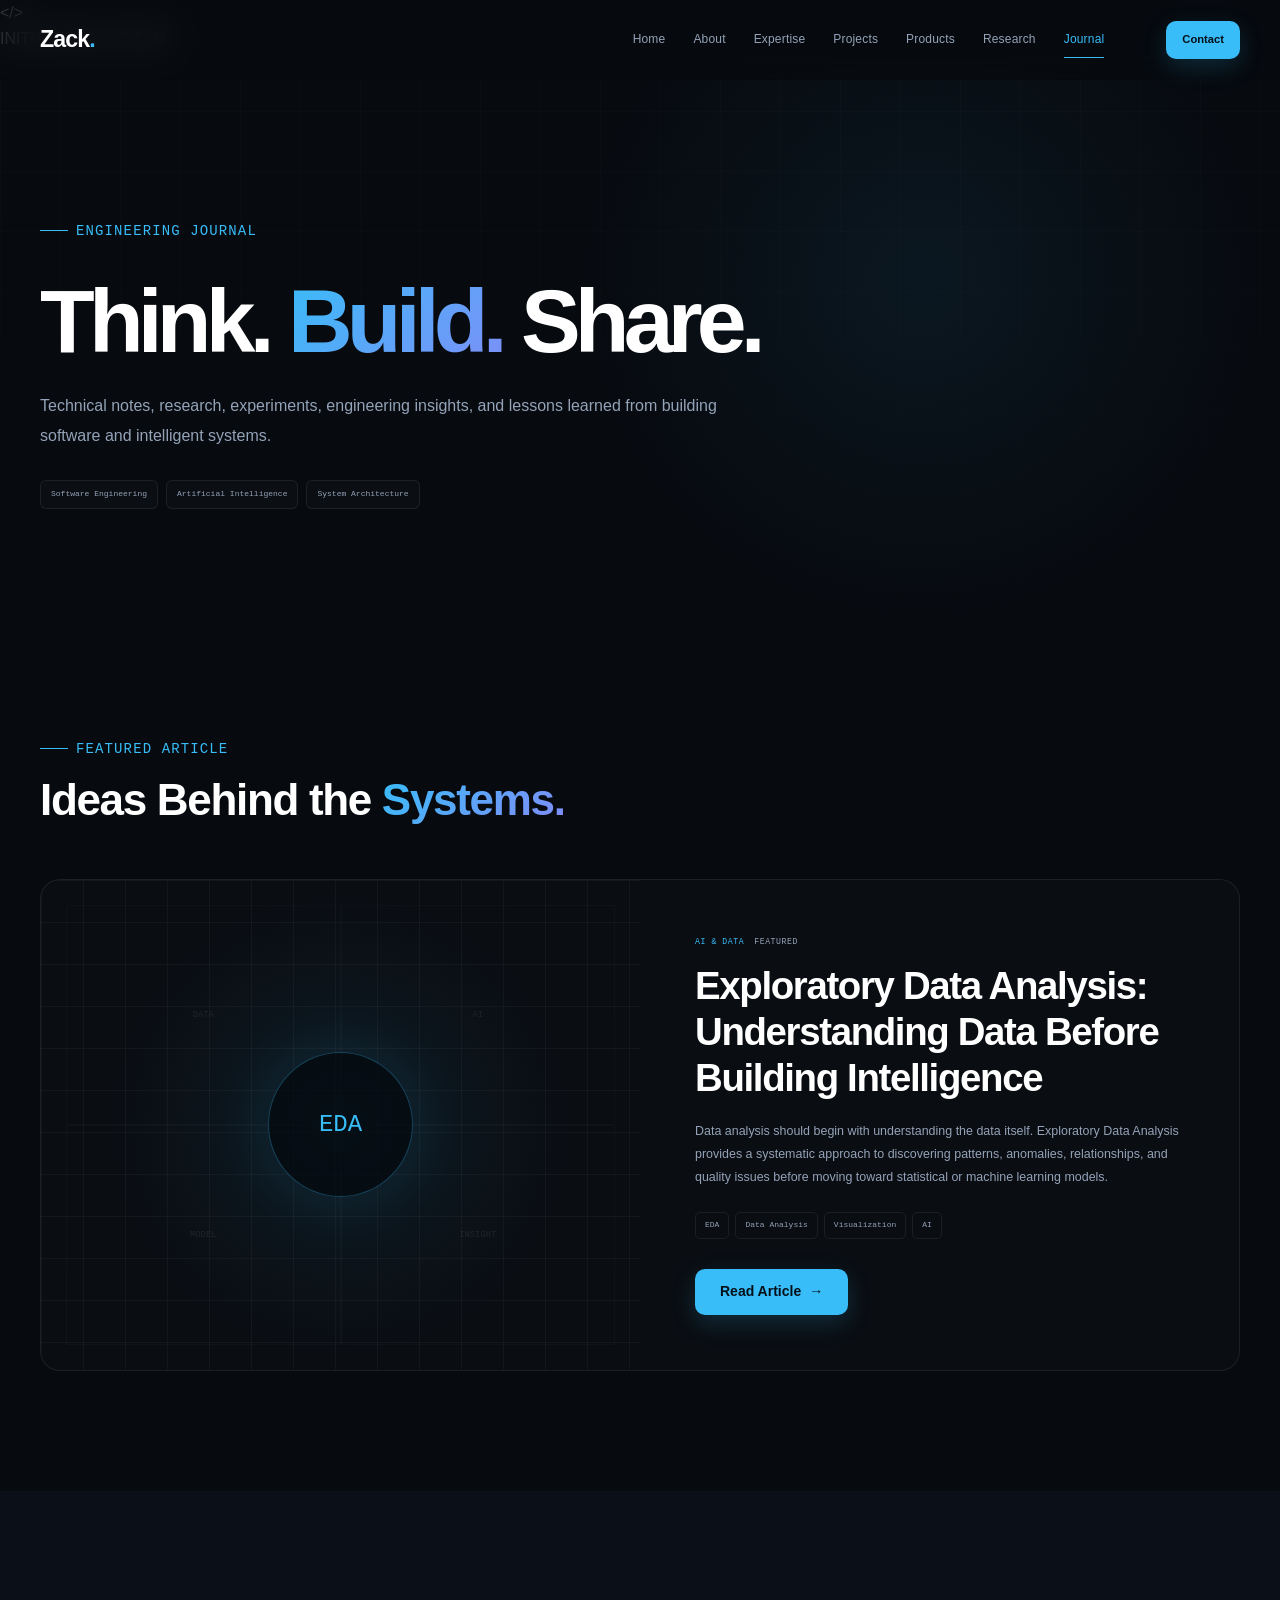
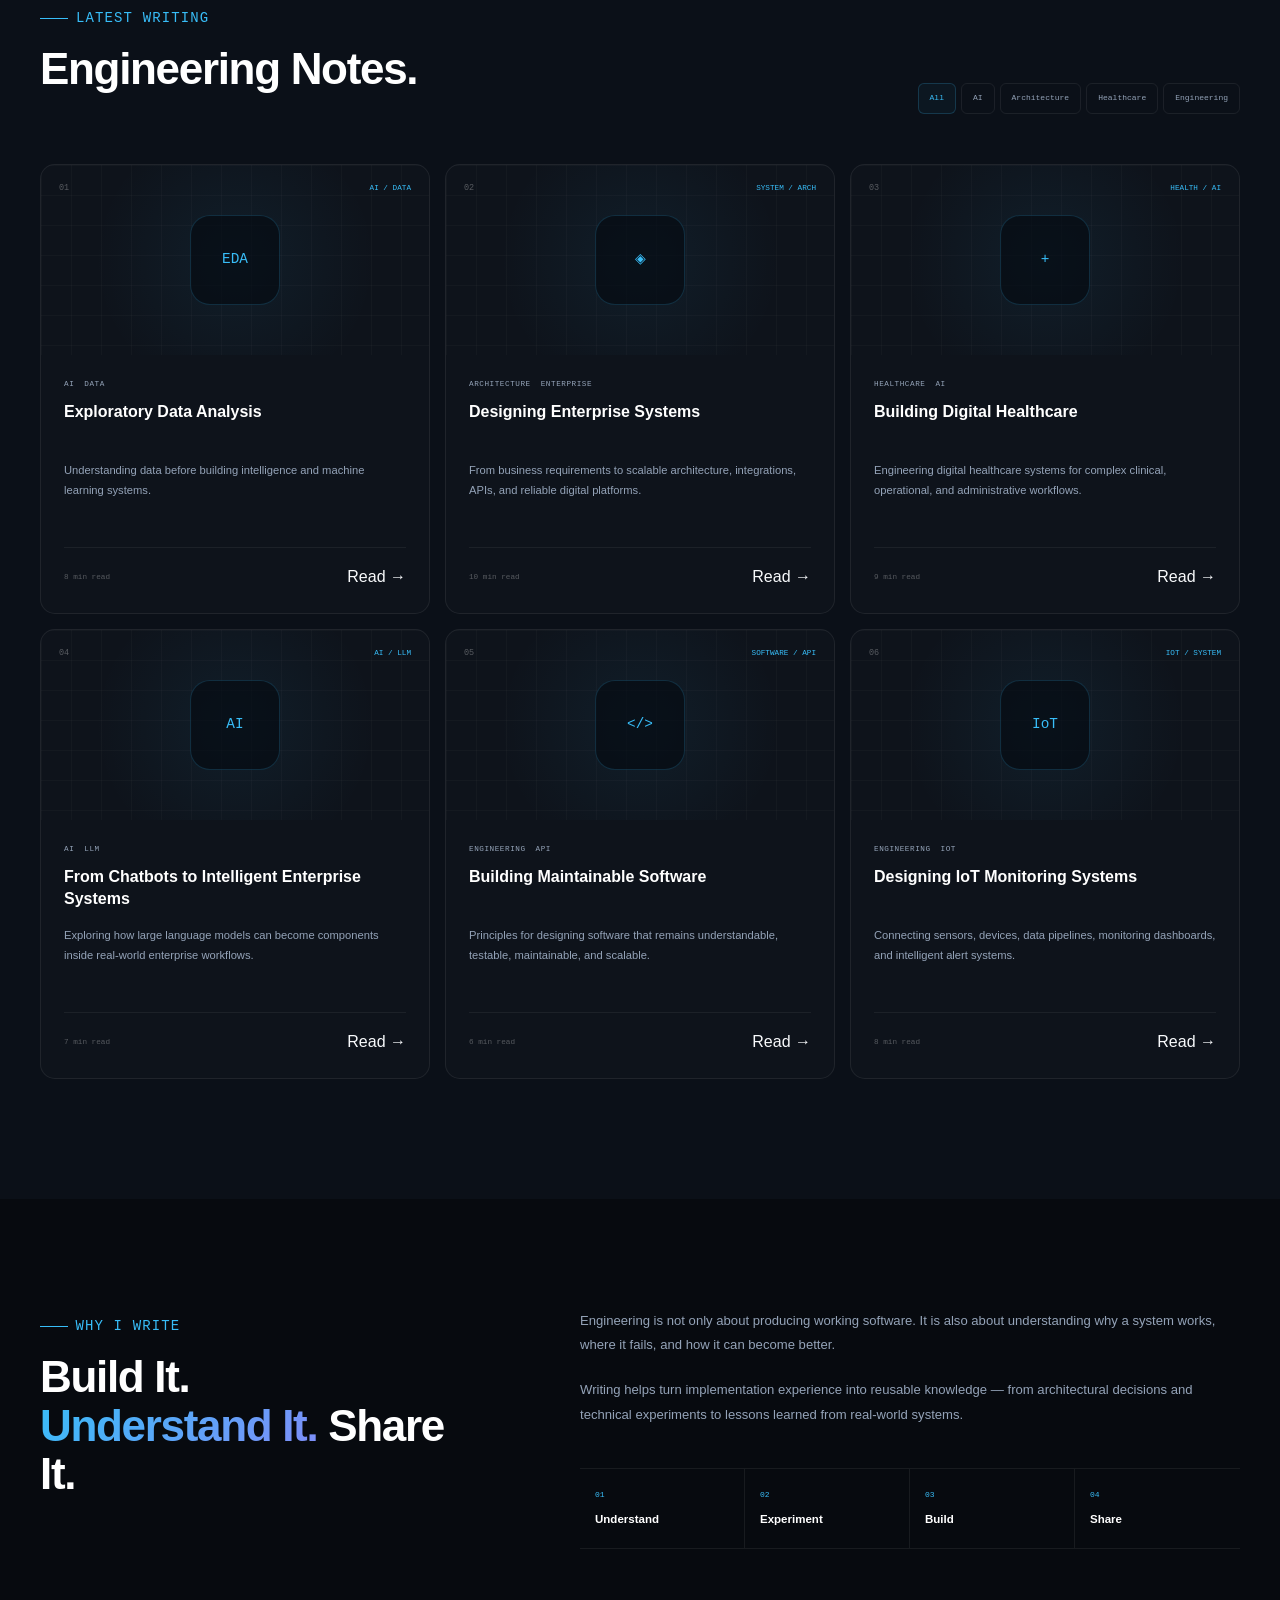
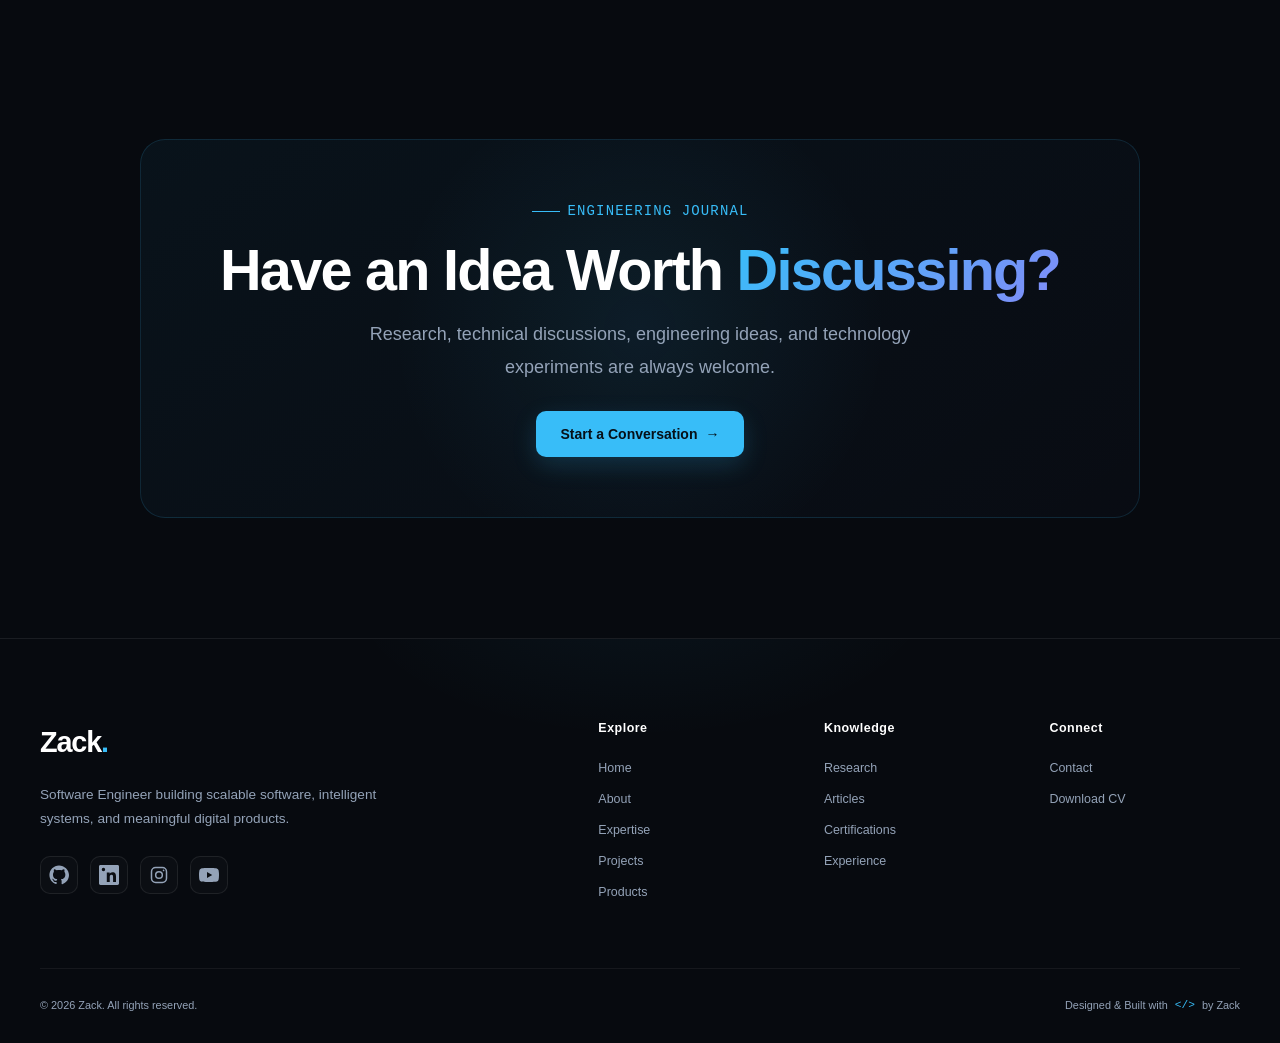
<file: pages/articles.html>
<!doctype html>
<html lang="en">
  <head>
    <meta charset="UTF-8" />

    <meta name="viewport" content="width=device-width, initial-scale=1.0" />

    <meta
      name="description"
      content="Engineering articles, technical notes, research, and experiments by Zack Prayudha."
    />

    <meta name="author" content="Zack Prayudha, S.Kom, M.Kom" />

    <title>Articles — Zack | Software Engineer</title>

    <!-- =====================================================
         GLOBAL CSS
         ===================================================== -->

    <link rel="stylesheet" href="../assets/css/variables.css" />

    <link rel="stylesheet" href="../assets/css/style.css" />

    <link rel="stylesheet" href="../assets/css/components.css" />

    <link rel="stylesheet" href="../assets/css/animations.css" />

    <link rel="stylesheet" href="../assets/css/responsive.css" />

    <!-- =====================================================
         PAGE CSS
         ===================================================== -->

    <link rel="stylesheet" href="../assets/css/articles.css" />
  </head>

  <body>
    <!-- =====================================================
         LOADER
         ===================================================== -->

    <div id="component-loader"></div>

    <!-- =====================================================
         NAVBAR
         ===================================================== -->

    <div id="component-navbar"></div>

    <!-- =====================================================
         MAIN
         ===================================================== -->

    <main>
      <!-- =================================================
             ARTICLES HERO
             ================================================= -->

      <section class="articles-page-hero">
        <div class="container">
          <div class="articles-hero-content fade-up">
            <span class="section-label"> Engineering Journal </span>

            <h1 class="articles-hero-title">
              Think.

              <span class="text-gradient"> Build. </span>

              Share.
            </h1>

            <p class="articles-hero-description">
              Technical notes, research, experiments, engineering insights, and
              lessons learned from building software and intelligent systems.
            </p>

            <div class="articles-hero-meta">
              <span> Software Engineering </span>

              <span> Artificial Intelligence </span>

              <span> System Architecture </span>
            </div>
          </div>
        </div>
      </section>

      <!-- =================================================
             FEATURED ARTICLE
             ================================================= -->

      <section class="section featured-article-section">
        <div class="container">
          <div class="section-header fade-up">
            <span class="section-label"> Featured Article </span>

            <h2 class="section-title">
              Ideas Behind the

              <span class="text-gradient"> Systems. </span>
            </h2>
          </div>

          <article class="featured-article fade-up">
            <div class="featured-article-visual">
              <div class="article-visual-grid">
                <span> DATA </span>

                <span> AI </span>

                <span> MODEL </span>

                <span> INSIGHT </span>
              </div>

              <div class="article-visual-center">EDA</div>
            </div>

            <div class="featured-article-content">
              <div class="article-meta">
                <span class="article-category"> AI & DATA </span>

                <span> Featured </span>
              </div>

              <h3>
                Exploratory Data Analysis: Understanding Data Before Building
                Intelligence
              </h3>

              <p>
                Data analysis should begin with understanding the data itself.
                Exploratory Data Analysis provides a systematic approach to
                discovering patterns, anomalies, relationships, and quality
                issues before moving toward statistical or machine learning
                models.
              </p>

              <div class="article-tags">
                <span> EDA </span>

                <span> Data Analysis </span>

                <span> Visualization </span>

                <span> AI </span>
              </div>

              <a href="article-detail.html?article=eda" class="btn btn-primary">
                Read Article

                <span> → </span>
              </a>
            </div>
          </article>
        </div>
      </section>

      <!-- =================================================
             ARTICLE FILTER
             ================================================= -->

      <section
        class="section articles-list-section section-secondary"
        id="articles"
      >
        <div class="container">
          <div class="articles-toolbar fade-up">
            <div>
              <span class="section-label"> Latest Writing </span>

              <h2 class="section-title">Engineering Notes.</h2>
            </div>

            <div class="article-filters" data-article-filters>
              <button
                type="button"
                class="article-filter active"
                data-filter="all"
              >
                All
              </button>

              <button type="button" class="article-filter" data-filter="ai">
                AI
              </button>

              <button
                type="button"
                class="article-filter"
                data-filter="architecture"
              >
                Architecture
              </button>

              <button
                type="button"
                class="article-filter"
                data-filter="healthcare"
              >
                Healthcare
              </button>

              <button
                type="button"
                class="article-filter"
                data-filter="engineering"
              >
                Engineering
              </button>
            </div>
          </div>

          <!-- =================================================
                     ARTICLE GRID
                     ================================================= -->

          <div class="articles-grid" data-articles>
            <!-- =================================================
                         ARTICLE 01
                         ================================================= -->

            <article class="article-card fade-up" data-category="ai">
              <div class="article-card-visual">
                <span class="article-card-index"> 01 </span>

                <span class="article-card-code"> AI / DATA </span>

                <div class="article-card-symbol">EDA</div>
              </div>

              <div class="article-card-content">
                <div class="article-meta">
                  <span> AI </span>

                  <span> Data </span>
                </div>

                <h3>Exploratory Data Analysis</h3>

                <p>
                  Understanding data before building intelligence and machine
                  learning systems.
                </p>

                <div class="article-card-footer">
                  <span class="article-reading-time"> 8 min read </span>

                  <a
                    href="article-detail.html?article=eda"
                    class="project-link"
                  >
                    Read →
                  </a>
                </div>
              </div>
            </article>

            <!-- =================================================
                         ARTICLE 02
                         ================================================= -->

            <article class="article-card fade-up" data-category="architecture">
              <div class="article-card-visual">
                <span class="article-card-index"> 02 </span>

                <span class="article-card-code"> SYSTEM / ARCH </span>

                <div class="article-card-symbol">◈</div>
              </div>

              <div class="article-card-content">
                <div class="article-meta">
                  <span> Architecture </span>

                  <span> Enterprise </span>
                </div>

                <h3>Designing Enterprise Systems</h3>

                <p>
                  From business requirements to scalable architecture,
                  integrations, APIs, and reliable digital platforms.
                </p>

                <div class="article-card-footer">
                  <span class="article-reading-time"> 10 min read </span>

                  <a
                    href="article-detail.html?article=enterprise-architecture"
                    class="project-link"
                  >
                    Read →
                  </a>
                </div>
              </div>
            </article>

            <!-- =================================================
                         ARTICLE 03
                         ================================================= -->

            <article class="article-card fade-up" data-category="healthcare">
              <div class="article-card-visual">
                <span class="article-card-index"> 03 </span>

                <span class="article-card-code"> HEALTH / AI </span>

                <div class="article-card-symbol">+</div>
              </div>

              <div class="article-card-content">
                <div class="article-meta">
                  <span> Healthcare </span>

                  <span> AI </span>
                </div>

                <h3>Building Digital Healthcare</h3>

                <p>
                  Engineering digital healthcare systems for complex clinical,
                  operational, and administrative workflows.
                </p>

                <div class="article-card-footer">
                  <span class="article-reading-time"> 9 min read </span>

                  <a
                    href="article-detail.html?article=digital-healthcare"
                    class="project-link"
                  >
                    Read →
                  </a>
                </div>
              </div>
            </article>

            <!-- =================================================
                         ARTICLE 04
                         ================================================= -->

            <article class="article-card fade-up" data-category="ai">
              <div class="article-card-visual">
                <span class="article-card-index"> 04 </span>

                <span class="article-card-code"> AI / LLM </span>

                <div class="article-card-symbol">AI</div>
              </div>

              <div class="article-card-content">
                <div class="article-meta">
                  <span> AI </span>

                  <span> LLM </span>
                </div>

                <h3>From Chatbots to Intelligent Enterprise Systems</h3>

                <p>
                  Exploring how large language models can become components
                  inside real-world enterprise workflows.
                </p>

                <div class="article-card-footer">
                  <span class="article-reading-time"> 7 min read </span>

                  <a
                    href="article-detail.html?article=enterprise-ai"
                    class="project-link"
                  >
                    Read →
                  </a>
                </div>
              </div>
            </article>

            <!-- =================================================
                         ARTICLE 05
                         ================================================= -->

            <article class="article-card fade-up" data-category="engineering">
              <div class="article-card-visual">
                <span class="article-card-index"> 05 </span>

                <span class="article-card-code"> SOFTWARE / API </span>

                <div class="article-card-symbol">&lt;/&gt;</div>
              </div>

              <div class="article-card-content">
                <div class="article-meta">
                  <span> Engineering </span>

                  <span> API </span>
                </div>

                <h3>Building Maintainable Software</h3>

                <p>
                  Principles for designing software that remains understandable,
                  testable, maintainable, and scalable.
                </p>

                <div class="article-card-footer">
                  <span class="article-reading-time"> 6 min read </span>

                  <a
                    href="article-detail.html?article=maintainable-software"
                    class="project-link"
                  >
                    Read →
                  </a>
                </div>
              </div>
            </article>

            <!-- =================================================
                         ARTICLE 06
                         ================================================= -->

            <article class="article-card fade-up" data-category="engineering">
              <div class="article-card-visual">
                <span class="article-card-index"> 06 </span>

                <span class="article-card-code"> IOT / SYSTEM </span>

                <div class="article-card-symbol">IoT</div>
              </div>

              <div class="article-card-content">
                <div class="article-meta">
                  <span> Engineering </span>

                  <span> IoT </span>
                </div>

                <h3>Designing IoT Monitoring Systems</h3>

                <p>
                  Connecting sensors, devices, data pipelines, monitoring
                  dashboards, and intelligent alert systems.
                </p>

                <div class="article-card-footer">
                  <span class="article-reading-time"> 8 min read </span>

                  <a
                    href="article-detail.html?article=iot-monitoring"
                    class="project-link"
                  >
                    Read →
                  </a>
                </div>
              </div>
            </article>
          </div>

          <div class="articles-empty" data-articles-empty>
            <span> No articles found in this category. </span>
          </div>
        </div>
      </section>

      <!-- =================================================
             WRITING PHILOSOPHY
             ================================================= -->

      <section class="section writing-philosophy-section">
        <div class="container">
          <div class="writing-philosophy-layout">
            <div class="writing-philosophy-heading fade-up">
              <span class="section-label"> Why I Write </span>

              <h2 class="section-title">
                Build It.

                <br />

                <span class="text-gradient"> Understand It. </span>

                Share It.
              </h2>
            </div>

            <div class="writing-philosophy-content fade-up">
              <p>
                Engineering is not only about producing working software. It is
                also about understanding why a system works, where it fails, and
                how it can become better.
              </p>

              <p>
                Writing helps turn implementation experience into reusable
                knowledge — from architectural decisions and technical
                experiments to lessons learned from real-world systems.
              </p>

              <div class="writing-principles">
                <div>
                  <span> 01 </span>

                  <strong> Understand </strong>
                </div>

                <div>
                  <span> 02 </span>

                  <strong> Experiment </strong>
                </div>

                <div>
                  <span> 03 </span>

                  <strong> Build </strong>
                </div>

                <div>
                  <span> 04 </span>

                  <strong> Share </strong>
                </div>
              </div>
            </div>
          </div>
        </div>
      </section>

      <!-- =================================================
             CTA
             ================================================= -->

      <section class="section articles-page-cta">
        <div class="container">
          <div class="articles-page-cta-inner fade-up">
            <span class="section-label"> Engineering Journal </span>

            <h2 class="section-title">
              Have an Idea Worth

              <span class="text-gradient"> Discussing? </span>
            </h2>

            <p class="section-description">
              Research, technical discussions, engineering ideas, and technology
              experiments are always welcome.
            </p>

            <a href="contact.html" class="btn btn-primary">
              Start a Conversation

              <span> → </span>
            </a>
          </div>
        </div>
      </section>
    </main>

    <!-- =====================================================
         FOOTER
         ===================================================== -->

    <div id="component-footer"></div>

    <!-- =====================================================
         JAVASCRIPT
         ===================================================== -->

    <script src="../assets/js/navbar.js"></script>

    <script src="../assets/js/animation.js"></script>

    <script src="../assets/js/image-skeleton.js"></script>

    <script src="../assets/js/app.js"></script>

    <!-- =====================================================
         ARTICLE FILTER
         ===================================================== -->

    <script>
      document.addEventListener("DOMContentLoaded", () => {
        const filterContainer = document.querySelector(
          "[data-article-filters]",
        );

        const articles = document.querySelectorAll(
          "[data-articles] .article-card",
        );

        const emptyState = document.querySelector("[data-articles-empty]");

        if (!filterContainer || !articles.length) {
          return;
        }

        const buttons = filterContainer.querySelectorAll("[data-filter]");

        buttons.forEach((button) => {
          button.addEventListener("click", () => {
            const filter = button.dataset.filter;

            buttons.forEach((item) => {
              item.classList.remove("active");
            });

            button.classList.add("active");

            let visibleCount = 0;

            articles.forEach((article) => {
              const category = article.dataset.category;

              const show = filter === "all" || category === filter;

              if (show) {
                article.style.display = "";

                visibleCount++;
              } else {
                article.style.display = "none";
              }
            });

            if (emptyState) {
              emptyState.style.display = visibleCount === 0 ? "flex" : "none";
            }
          });
        });
      });
    </script>
  </body>
</html>
</file>
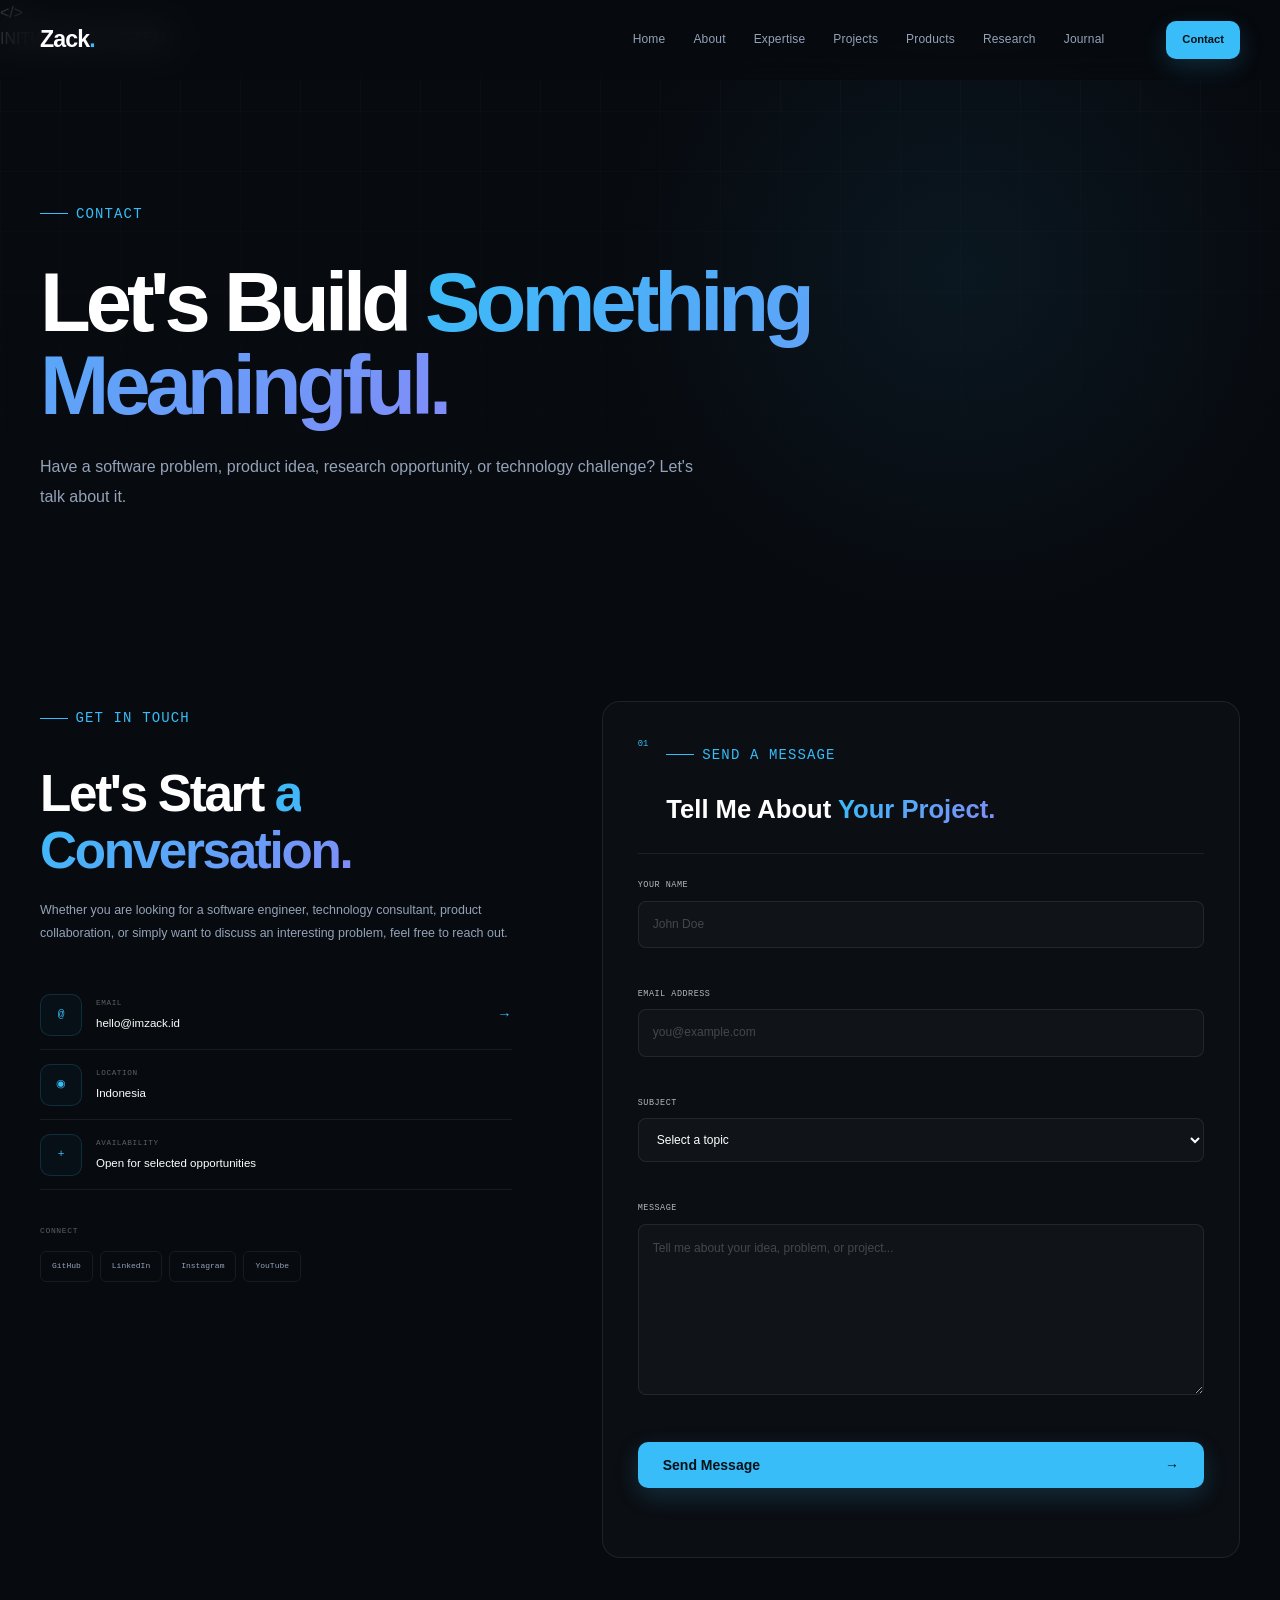
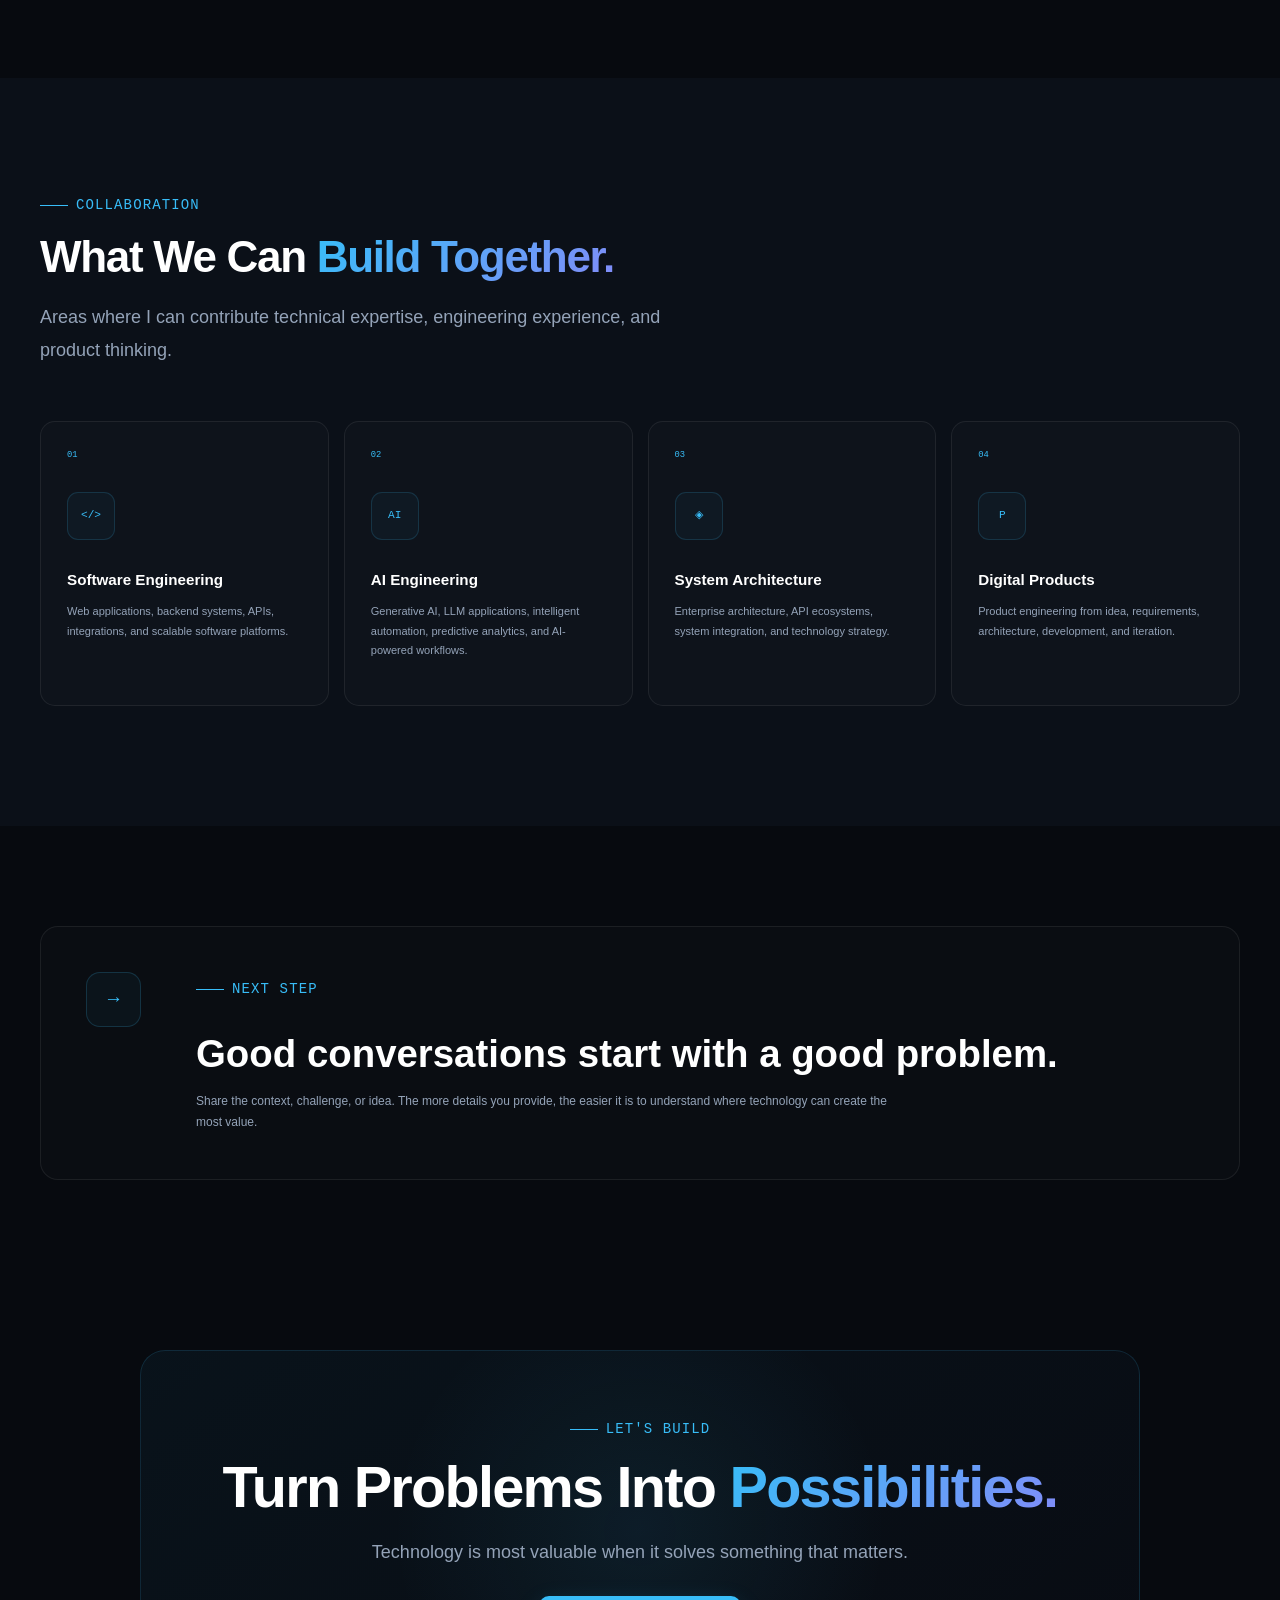
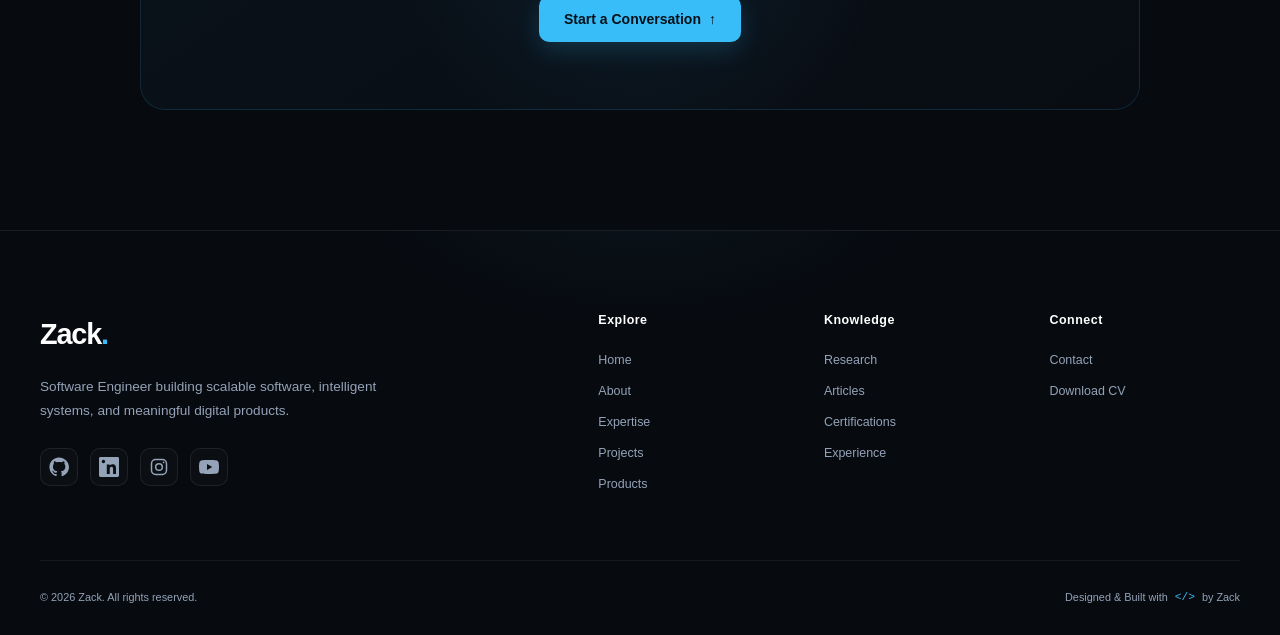
<file: pages/contact.html>
<!doctype html>
<html lang="en">
  <head>
    <meta charset="UTF-8" />

    <meta name="viewport" content="width=device-width, initial-scale=1.0" />

    <meta
      name="description"
      content="Contact Zack Prayudha for software engineering, AI, system architecture, digital products, and technology collaboration."
    />

    <meta name="author" content="Zack Prayudha, S.Kom, M.Kom" />

    <title>Contact — Zack | Software Engineer</title>

    <!-- =====================================================
         GLOBAL CSS
         ===================================================== -->

    <link rel="stylesheet" href="../assets/css/variables.css" />

    <link rel="stylesheet" href="../assets/css/style.css" />

    <link rel="stylesheet" href="../assets/css/components.css" />

    <link rel="stylesheet" href="../assets/css/animations.css" />

    <link rel="stylesheet" href="../assets/css/responsive.css" />

    <!-- =====================================================
         PAGE CSS
         ===================================================== -->

    <link rel="stylesheet" href="../assets/css/contact.css" />
  </head>

  <body>
    <!-- =====================================================
         LOADER
         ===================================================== -->

    <div id="component-loader"></div>

    <!-- =====================================================
         NAVBAR
         ===================================================== -->

    <div id="component-navbar"></div>

    <!-- =====================================================
         MAIN
         ===================================================== -->

    <main>
      <!-- =================================================
             CONTACT HERO
             ================================================= -->

      <section class="contact-page-hero">
        <div class="container">
          <div class="contact-hero-content fade-up">
            <span class="section-label"> Contact </span>

            <h1 class="contact-hero-title">
              Let's Build

              <span class="text-gradient"> Something Meaningful. </span>
            </h1>

            <p class="contact-hero-description">
              Have a software problem, product idea, research opportunity, or
              technology challenge? Let's talk about it.
            </p>
          </div>
        </div>
      </section>

      <!-- =================================================
             CONTACT MAIN
             ================================================= -->

      <section class="section contact-main-section">
        <div class="container">
          <div class="contact-layout">
            <!-- =================================================
                         CONTACT INFORMATION
                         ================================================= -->

            <div class="contact-information fade-up">
              <span class="section-label"> Get In Touch </span>

              <h2 class="contact-information-title">
                Let's Start

                <span class="text-gradient"> a Conversation. </span>
              </h2>

              <p class="contact-information-description">
                Whether you are looking for a software engineer, technology
                consultant, product collaboration, or simply want to discuss an
                interesting problem, feel free to reach out.
              </p>

              <!-- EMAIL -->

              <a href="mailto:hello@imzack.id" class="contact-info-item">
                <span class="contact-info-icon"> @ </span>

                <span class="contact-info-content">
                  <small> Email </small>

                  <strong> hello@imzack.id </strong>
                </span>

                <span class="contact-info-arrow"> → </span>
              </a>

              <!-- LOCATION -->

              <div class="contact-info-item">
                <span class="contact-info-icon"> ◉ </span>

                <span class="contact-info-content">
                  <small> Location </small>

                  <strong> Indonesia </strong>
                </span>
              </div>

              <!-- AVAILABILITY -->

              <div class="contact-info-item">
                <span class="contact-info-icon"> + </span>

                <span class="contact-info-content">
                  <small> Availability </small>

                  <strong> Open for selected opportunities </strong>
                </span>
              </div>

              <!-- =================================================
                             SOCIAL LINKS
                             ================================================= -->

              <div class="contact-social-section">
                <span class="contact-social-label"> Connect </span>

                <div class="contact-social-links">
                  <a
                    href="https://github.com/jakaprayudha"
                    class="contact-social-link"
                    target="_blank"
                    rel="noopener noreferrer"
                  >
                    GitHub
                  </a>

                  <a
                    href="https://id.linkedin.com/in/jaka-prayudha-9b61b0195"
                    class="contact-social-link"
                    target="_blank"
                    rel="noopener noreferrer"
                  >
                    LinkedIn
                  </a>

                  <a
                    href="https://www.instagram.com/im.zack.dev"
                    class="contact-social-link"
                    target="_blank"
                    rel="noopener noreferrer"
                  >
                    Instagram
                  </a>

                  <a
                    href="https://youtube.com/jakaprayudha"
                    class="contact-social-link"
                    target="_blank"
                    rel="noopener noreferrer"
                  >
                    YouTube
                  </a>
                </div>
              </div>
            </div>

            <!-- =================================================
                         CONTACT FORM
                         ================================================= -->

            <div class="contact-form-wrapper fade-up">
              <div class="contact-form-header">
                <span class="contact-form-number"> 01 </span>

                <div>
                  <span class="section-label"> Send a Message </span>

                  <h2>
                    Tell Me About
                    <span class="text-gradient"> Your Project. </span>
                  </h2>
                </div>
              </div>

              <form
                class="contact-form"
                id="contact-form"
                data-contact-form
                novalidate
              >
                <!-- NAME -->

                <div class="form-group">
                  <label for="contact-name"> Your Name </label>

                  <input
                    type="text"
                    id="contact-name"
                    name="name"
                    placeholder="John Doe"
                    autocomplete="name"
                    required
                  />

                  <span class="form-error" data-error="name"></span>
                </div>

                <!-- EMAIL -->

                <div class="form-group">
                  <label for="contact-email"> Email Address </label>

                  <input
                    type="email"
                    id="contact-email"
                    name="email"
                    placeholder="you@example.com"
                    autocomplete="email"
                    required
                  />

                  <span class="form-error" data-error="email"></span>
                </div>

                <!-- SUBJECT -->

                <div class="form-group">
                  <label for="contact-subject"> Subject </label>

                  <select id="contact-subject" name="subject" required>
                    <option value="" selected disabled>Select a topic</option>

                    <option value="software">Software Engineering</option>

                    <option value="ai">Artificial Intelligence</option>

                    <option value="architecture">System Architecture</option>

                    <option value="product">Digital Product</option>

                    <option value="research">Research & Collaboration</option>

                    <option value="consulting">Technology Consulting</option>

                    <option value="other">Other</option>
                  </select>

                  <span class="form-error" data-error="subject"></span>
                </div>

                <!-- MESSAGE -->

                <div class="form-group">
                  <label for="contact-message"> Message </label>

                  <textarea
                    id="contact-message"
                    name="message"
                    rows="7"
                    placeholder="Tell me about your idea, problem, or project..."
                    required
                  ></textarea>

                  <span class="form-error" data-error="message"></span>
                </div>

                <!-- SUBMIT -->

                <button
                  type="submit"
                  class="btn btn-primary contact-submit-btn"
                >
                  <span> Send Message </span>

                  <span> → </span>
                </button>

                <!-- FORM STATUS -->

                <div
                  class="contact-form-status"
                  data-form-status
                  role="status"
                  aria-live="polite"
                ></div>
              </form>
            </div>
          </div>
        </div>
      </section>

      <!-- =================================================
             COLLABORATION AREAS
             ================================================= -->

      <section class="section contact-services-section section-secondary">
        <div class="container">
          <div class="section-header fade-up">
            <span class="section-label"> Collaboration </span>

            <h2 class="section-title">
              What We Can

              <span class="text-gradient"> Build Together. </span>
            </h2>

            <p class="section-description">
              Areas where I can contribute technical expertise, engineering
              experience, and product thinking.
            </p>
          </div>

          <div class="contact-services-grid">
            <!-- SOFTWARE -->

            <article class="contact-service-card fade-up">
              <span class="contact-service-number"> 01 </span>

              <div class="contact-service-icon">&lt;/&gt;</div>

              <h3>Software Engineering</h3>

              <p>
                Web applications, backend systems, APIs, integrations, and
                scalable software platforms.
              </p>
            </article>

            <!-- AI -->

            <article class="contact-service-card fade-up">
              <span class="contact-service-number"> 02 </span>

              <div class="contact-service-icon">AI</div>

              <h3>AI Engineering</h3>

              <p>
                Generative AI, LLM applications, intelligent automation,
                predictive analytics, and AI-powered workflows.
              </p>
            </article>

            <!-- ARCHITECTURE -->

            <article class="contact-service-card fade-up">
              <span class="contact-service-number"> 03 </span>

              <div class="contact-service-icon">◈</div>

              <h3>System Architecture</h3>

              <p>
                Enterprise architecture, API ecosystems, system integration, and
                technology strategy.
              </p>
            </article>

            <!-- PRODUCT -->

            <article class="contact-service-card fade-up">
              <span class="contact-service-number"> 04 </span>

              <div class="contact-service-icon">P</div>

              <h3>Digital Products</h3>

              <p>
                Product engineering from idea, requirements, architecture,
                development, and iteration.
              </p>
            </article>
          </div>
        </div>
      </section>

      <!-- =================================================
             RESPONSE EXPECTATION
             ================================================= -->

      <section class="section contact-expectation-section">
        <div class="container">
          <div class="contact-expectation fade-up">
            <div class="contact-expectation-mark">→</div>

            <div>
              <span class="section-label"> Next Step </span>

              <h2>Good conversations start with a good problem.</h2>

              <p>
                Share the context, challenge, or idea. The more details you
                provide, the easier it is to understand where technology can
                create the most value.
              </p>
            </div>
          </div>
        </div>
      </section>

      <!-- =================================================
             FINAL CTA
             ================================================= -->

      <section class="section contact-page-cta">
        <div class="container">
          <div class="contact-page-cta-inner fade-up">
            <span class="section-label"> Let's Build </span>

            <h2 class="section-title">
              Turn Problems Into

              <span class="text-gradient"> Possibilities. </span>
            </h2>

            <p class="section-description">
              Technology is most valuable when it solves something that matters.
            </p>

            <a href="#contact-form" class="btn btn-primary">
              Start a Conversation

              <span> ↑ </span>
            </a>
          </div>
        </div>
      </section>
    </main>

    <!-- =====================================================
         FOOTER
         ===================================================== -->

    <div id="component-footer"></div>

    <!-- =====================================================
         JAVASCRIPT
         ===================================================== -->

    <script src="../assets/js/navbar.js"></script>

    <script src="../assets/js/animation.js"></script>

    <script src="../assets/js/contact.js"></script>

    <script src="../assets/js/image-skeleton.js"></script>

    <script src="../assets/js/app.js"></script>
  </body>
</html>
</file>
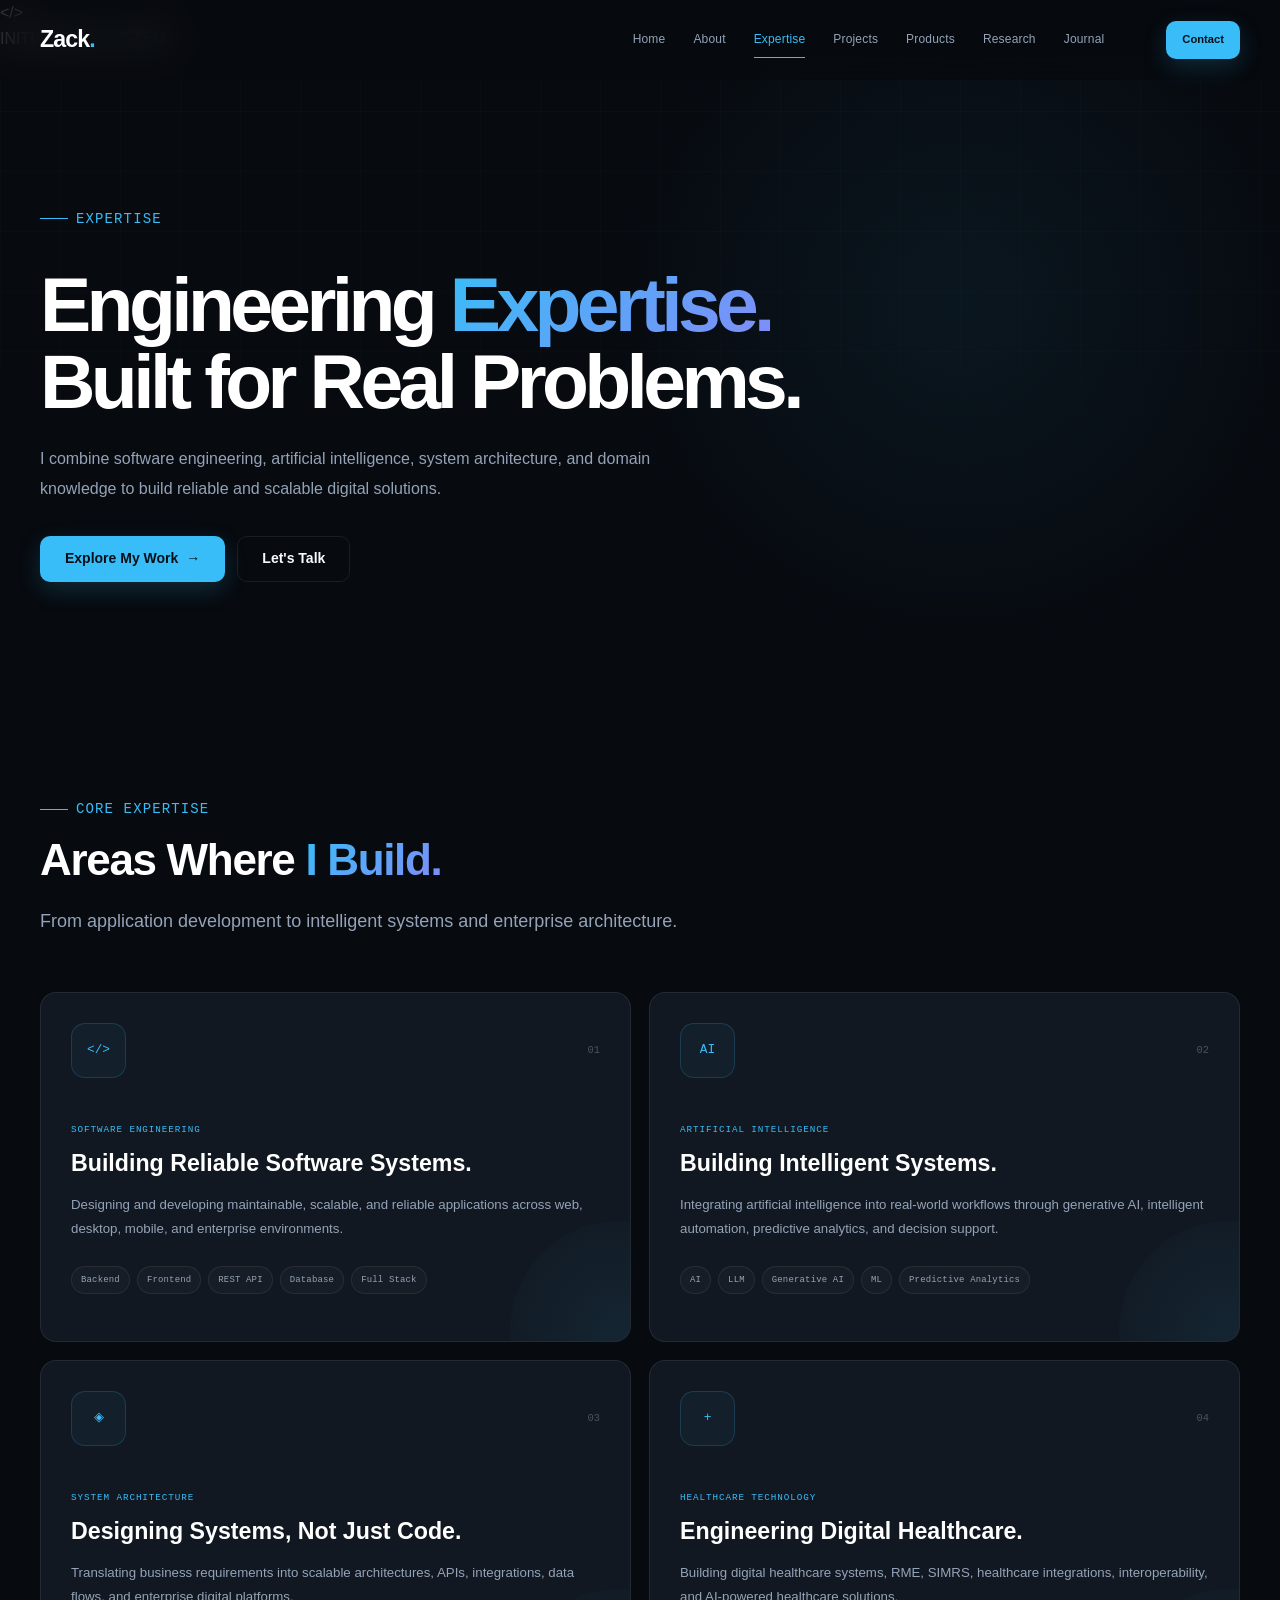
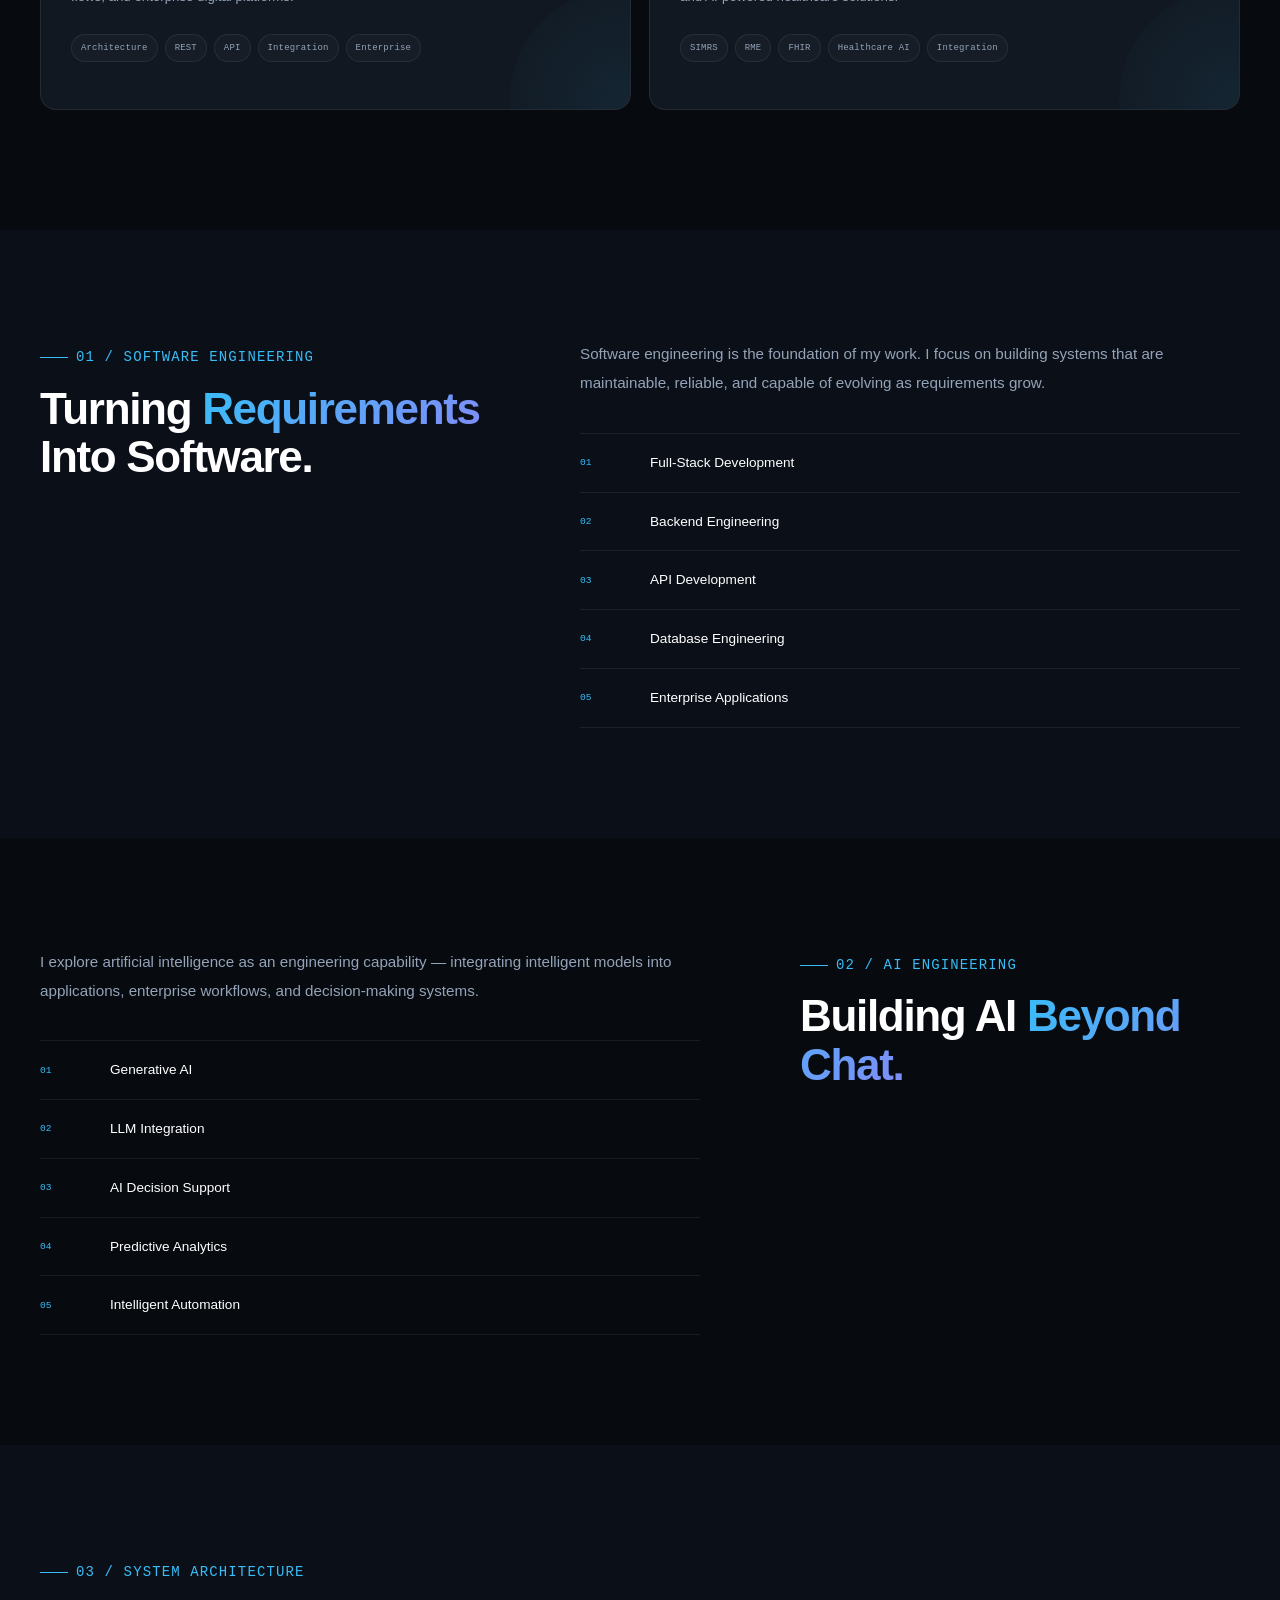
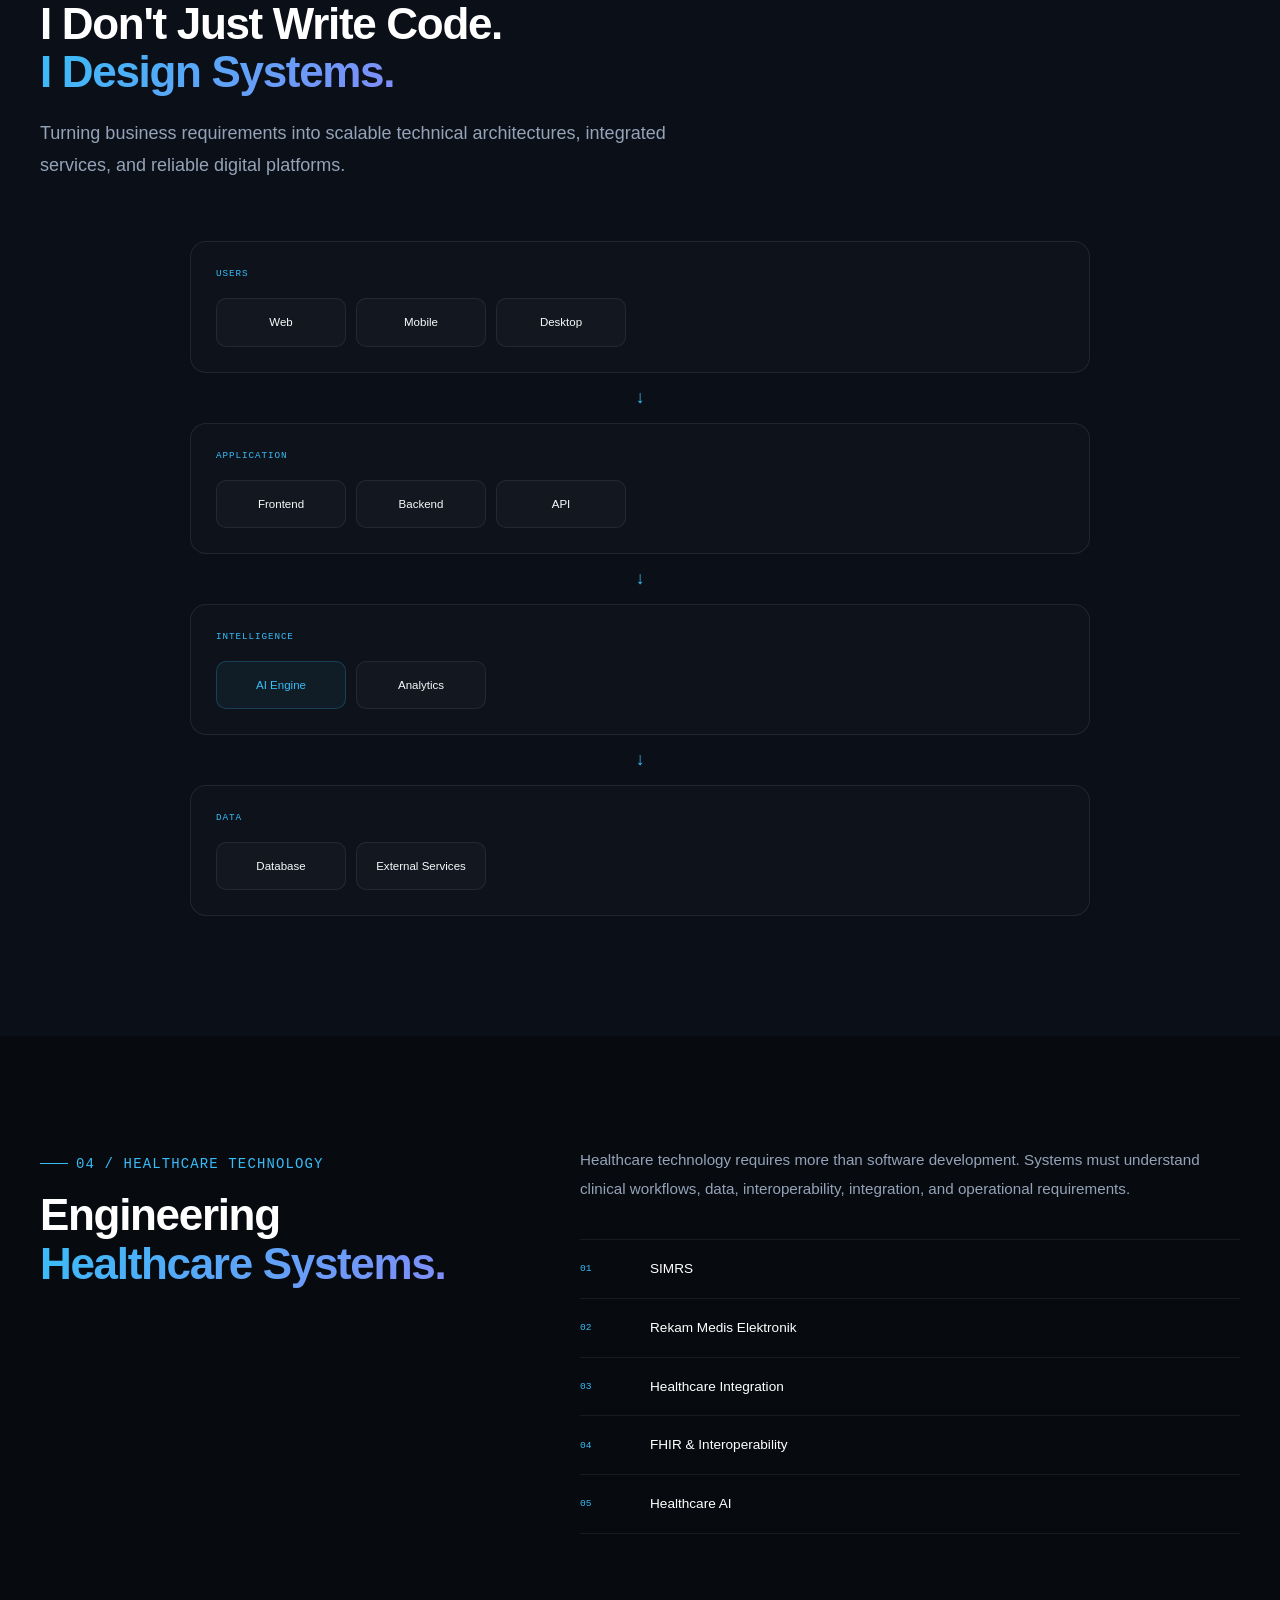
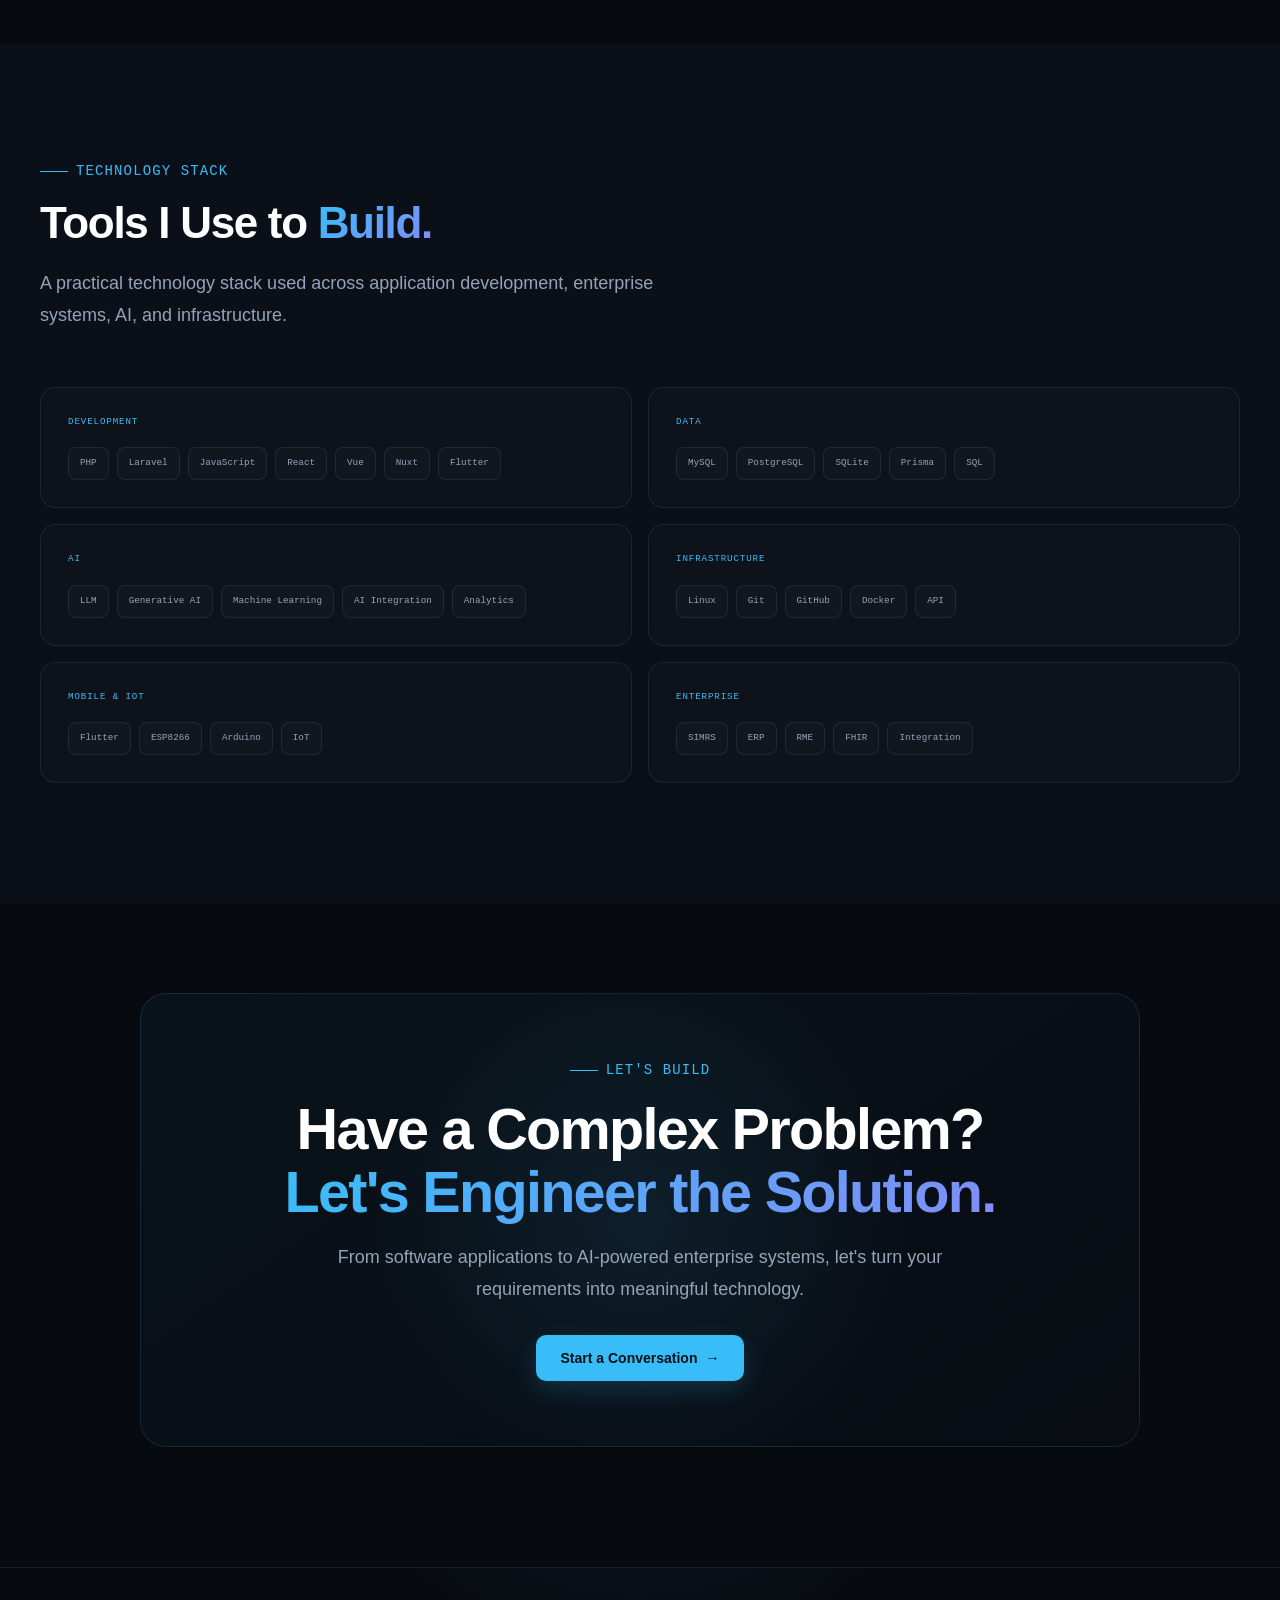
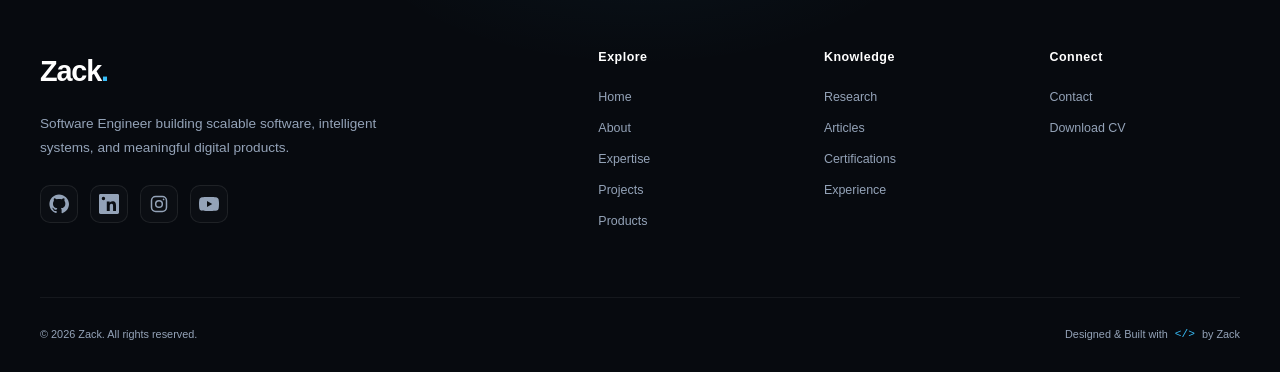
<file: pages/expertise.html>
<!doctype html>
<html lang="en">
  <head>
    <meta charset="UTF-8" />

    <meta name="viewport" content="width=device-width, initial-scale=1.0" />

    <meta
      name="description"
      content="Zack — Software Engineering, Artificial Intelligence, System Architecture, Healthcare Technology, and Enterprise Digital Systems."
    />

    <meta name="author" content="Zack Prayudha, S.Kom, M.Kom" />

    <title>Expertise — Zack | Software Engineer</title>

    <!-- =====================================================
         GLOBAL CSS
         ===================================================== -->

    <link rel="stylesheet" href="../assets/css/variables.css" />

    <link rel="stylesheet" href="../assets/css/style.css" />

    <link rel="stylesheet" href="../assets/css/components.css" />

    <link rel="stylesheet" href="../assets/css/animations.css" />

    <link rel="stylesheet" href="../assets/css/responsive.css" />

    <!-- =====================================================
         PAGE CSS
         ===================================================== -->

    <link rel="stylesheet" href="../assets/css/expertise.css" />
  </head>

  <body>
    <!-- =====================================================
         LOADER
         ===================================================== -->

    <div id="component-loader"></div>

    <!-- =====================================================
         NAVBAR
         ===================================================== -->

    <div id="component-navbar"></div>

    <!-- =====================================================
         MAIN
         ===================================================== -->

    <main>
      <!-- =================================================
             EXPERTISE HERO
             ================================================= -->

      <section class="expertise-hero">
        <div class="container">
          <div class="expertise-hero-content fade-up">
            <span class="section-label"> Expertise </span>

            <h1 class="expertise-hero-title">
              Engineering

              <span class="text-gradient"> Expertise. </span>

              <br />

              Built for Real Problems.
            </h1>

            <p class="expertise-hero-description">
              I combine software engineering, artificial intelligence, system
              architecture, and domain knowledge to build reliable and scalable
              digital solutions.
            </p>

            <div class="expertise-hero-actions">
              <a href="projects.html" class="btn btn-primary">
                Explore My Work
                <span>→</span>
              </a>

              <a href="contact.html" class="btn btn-outline"> Let's Talk </a>
            </div>
          </div>
        </div>
      </section>

      <!-- =================================================
             CORE EXPERTISE
             ================================================= -->

      <section class="section core-expertise-section">
        <div class="container">
          <div class="section-header fade-up">
            <span class="section-label"> Core Expertise </span>

            <h2 class="section-title">
              Areas Where

              <span class="text-gradient"> I Build. </span>
            </h2>

            <p class="section-description">
              From application development to intelligent systems and enterprise
              architecture.
            </p>
          </div>

          <div class="core-expertise-grid">
            <!-- =================================================
                         SOFTWARE ENGINEERING
                         ================================================= -->

            <article class="expertise-large-card card fade-up">
              <div class="expertise-card-header">
                <div class="expertise-card-icon">&lt;/&gt;</div>

                <span class="expertise-card-number"> 01 </span>
              </div>

              <div class="expertise-card-content">
                <span class="expertise-category"> SOFTWARE ENGINEERING </span>

                <h3>Building Reliable Software Systems.</h3>

                <p>
                  Designing and developing maintainable, scalable, and reliable
                  applications across web, desktop, mobile, and enterprise
                  environments.
                </p>

                <div class="expertise-tags">
                  <span class="badge"> Backend </span>

                  <span class="badge"> Frontend </span>

                  <span class="badge"> REST API </span>

                  <span class="badge"> Database </span>

                  <span class="badge"> Full Stack </span>
                </div>
              </div>
            </article>

            <!-- =================================================
                         AI
                         ================================================= -->

            <article class="expertise-large-card card fade-up">
              <div class="expertise-card-header">
                <div class="expertise-card-icon">AI</div>

                <span class="expertise-card-number"> 02 </span>
              </div>

              <div class="expertise-card-content">
                <span class="expertise-category">
                  ARTIFICIAL INTELLIGENCE
                </span>

                <h3>Building Intelligent Systems.</h3>

                <p>
                  Integrating artificial intelligence into real-world workflows
                  through generative AI, intelligent automation, predictive
                  analytics, and decision support.
                </p>

                <div class="expertise-tags">
                  <span class="badge"> AI </span>

                  <span class="badge"> LLM </span>

                  <span class="badge"> Generative AI </span>

                  <span class="badge"> ML </span>

                  <span class="badge"> Predictive Analytics </span>
                </div>
              </div>
            </article>

            <!-- =================================================
                         ARCHITECTURE
                         ================================================= -->

            <article class="expertise-large-card card fade-up">
              <div class="expertise-card-header">
                <div class="expertise-card-icon">◈</div>

                <span class="expertise-card-number"> 03 </span>
              </div>

              <div class="expertise-card-content">
                <span class="expertise-category"> SYSTEM ARCHITECTURE </span>

                <h3>Designing Systems, Not Just Code.</h3>

                <p>
                  Translating business requirements into scalable architectures,
                  APIs, integrations, data flows, and enterprise digital
                  platforms.
                </p>

                <div class="expertise-tags">
                  <span class="badge"> Architecture </span>

                  <span class="badge"> REST </span>

                  <span class="badge"> API </span>

                  <span class="badge"> Integration </span>

                  <span class="badge"> Enterprise </span>
                </div>
              </div>
            </article>

            <!-- =================================================
                         HEALTHCARE
                         ================================================= -->

            <article class="expertise-large-card card fade-up">
              <div class="expertise-card-header">
                <div class="expertise-card-icon">+</div>

                <span class="expertise-card-number"> 04 </span>
              </div>

              <div class="expertise-card-content">
                <span class="expertise-category"> HEALTHCARE TECHNOLOGY </span>

                <h3>Engineering Digital Healthcare.</h3>

                <p>
                  Building digital healthcare systems, RME, SIMRS, healthcare
                  integrations, interoperability, and AI-powered healthcare
                  solutions.
                </p>

                <div class="expertise-tags">
                  <span class="badge"> SIMRS </span>

                  <span class="badge"> RME </span>

                  <span class="badge"> FHIR </span>

                  <span class="badge"> Healthcare AI </span>

                  <span class="badge"> Integration </span>
                </div>
              </div>
            </article>
          </div>
        </div>
      </section>

      <!-- =================================================
             SOFTWARE ENGINEERING
             ================================================= -->

      <section class="section expertise-detail-section section-secondary">
        <div class="container">
          <div class="expertise-detail-grid">
            <div class="expertise-detail-heading fade-up">
              <span class="section-label"> 01 / Software Engineering </span>

              <h2 class="section-title">
                Turning

                <span class="text-gradient"> Requirements </span>

                Into Software.
              </h2>
            </div>

            <div class="expertise-detail-content fade-up">
              <p>
                Software engineering is the foundation of my work. I focus on
                building systems that are maintainable, reliable, and capable of
                evolving as requirements grow.
              </p>

              <div class="capability-list">
                <div class="capability-item">
                  <span> 01 </span>

                  <strong> Full-Stack Development </strong>
                </div>

                <div class="capability-item">
                  <span> 02 </span>

                  <strong> Backend Engineering </strong>
                </div>

                <div class="capability-item">
                  <span> 03 </span>

                  <strong> API Development </strong>
                </div>

                <div class="capability-item">
                  <span> 04 </span>

                  <strong> Database Engineering </strong>
                </div>

                <div class="capability-item">
                  <span> 05 </span>

                  <strong> Enterprise Applications </strong>
                </div>
              </div>
            </div>
          </div>
        </div>
      </section>

      <!-- =================================================
             AI ENGINEERING
             ================================================= -->

      <section class="section expertise-detail-section">
        <div class="container">
          <div class="expertise-detail-grid reverse">
            <div class="expertise-detail-heading fade-up">
              <span class="section-label"> 02 / AI Engineering </span>

              <h2 class="section-title">
                Building AI

                <span class="text-gradient"> Beyond Chat. </span>
              </h2>
            </div>

            <div class="expertise-detail-content fade-up">
              <p>
                I explore artificial intelligence as an engineering capability —
                integrating intelligent models into applications, enterprise
                workflows, and decision-making systems.
              </p>

              <div class="capability-list">
                <div class="capability-item">
                  <span> 01 </span>

                  <strong> Generative AI </strong>
                </div>

                <div class="capability-item">
                  <span> 02 </span>

                  <strong> LLM Integration </strong>
                </div>

                <div class="capability-item">
                  <span> 03 </span>

                  <strong> AI Decision Support </strong>
                </div>

                <div class="capability-item">
                  <span> 04 </span>

                  <strong> Predictive Analytics </strong>
                </div>

                <div class="capability-item">
                  <span> 05 </span>

                  <strong> Intelligent Automation </strong>
                </div>
              </div>
            </div>
          </div>
        </div>
      </section>

      <!-- =================================================
             SYSTEM ARCHITECTURE
             ================================================= -->

      <section class="section architecture-expertise-section section-secondary">
        <div class="container">
          <div class="section-header fade-up">
            <span class="section-label"> 03 / System Architecture </span>

            <h2 class="section-title">
              I Don't Just Write Code.

              <br />

              <span class="text-gradient"> I Design Systems. </span>
            </h2>

            <p class="section-description">
              Turning business requirements into scalable technical
              architectures, integrated services, and reliable digital
              platforms.
            </p>
          </div>

          <div class="expertise-architecture fade-up">
            <!-- Users -->

            <div class="architecture-expertise-layer">
              <span class="architecture-expertise-label"> USERS </span>

              <div class="architecture-expertise-nodes">
                <div class="architecture-expertise-node">Web</div>

                <div class="architecture-expertise-node">Mobile</div>

                <div class="architecture-expertise-node">Desktop</div>
              </div>
            </div>

            <div class="architecture-arrow">↓</div>

            <!-- Application -->

            <div class="architecture-expertise-layer">
              <span class="architecture-expertise-label"> APPLICATION </span>

              <div class="architecture-expertise-nodes">
                <div class="architecture-expertise-node">Frontend</div>

                <div class="architecture-expertise-node">Backend</div>

                <div class="architecture-expertise-node">API</div>
              </div>
            </div>

            <div class="architecture-arrow">↓</div>

            <!-- Intelligence -->

            <div class="architecture-expertise-layer">
              <span class="architecture-expertise-label"> INTELLIGENCE </span>

              <div class="architecture-expertise-nodes">
                <div class="architecture-expertise-node architecture-ai-node">
                  AI Engine
                </div>

                <div class="architecture-expertise-node">Analytics</div>
              </div>
            </div>

            <div class="architecture-arrow">↓</div>

            <!-- Data -->

            <div class="architecture-expertise-layer">
              <span class="architecture-expertise-label"> DATA </span>

              <div class="architecture-expertise-nodes">
                <div class="architecture-expertise-node">Database</div>

                <div class="architecture-expertise-node">External Services</div>
              </div>
            </div>
          </div>
        </div>
      </section>

      <!-- =================================================
             HEALTHCARE TECHNOLOGY
             ================================================= -->

      <section class="section expertise-detail-section">
        <div class="container">
          <div class="expertise-detail-grid">
            <div class="expertise-detail-heading fade-up">
              <span class="section-label"> 04 / Healthcare Technology </span>

              <h2 class="section-title">
                Engineering

                <span class="text-gradient"> Healthcare Systems. </span>
              </h2>
            </div>

            <div class="expertise-detail-content fade-up">
              <p>
                Healthcare technology requires more than software development.
                Systems must understand clinical workflows, data,
                interoperability, integration, and operational requirements.
              </p>

              <div class="capability-list">
                <div class="capability-item">
                  <span> 01 </span>

                  <strong> SIMRS </strong>
                </div>

                <div class="capability-item">
                  <span> 02 </span>

                  <strong> Rekam Medis Elektronik </strong>
                </div>

                <div class="capability-item">
                  <span> 03 </span>

                  <strong> Healthcare Integration </strong>
                </div>

                <div class="capability-item">
                  <span> 04 </span>

                  <strong> FHIR & Interoperability </strong>
                </div>

                <div class="capability-item">
                  <span> 05 </span>

                  <strong> Healthcare AI </strong>
                </div>
              </div>
            </div>
          </div>
        </div>
      </section>

      <!-- =================================================
             TECHNOLOGY STACK
             ================================================= -->

      <section class="section technology-section section-secondary">
        <div class="container">
          <div class="section-header fade-up">
            <span class="section-label"> Technology Stack </span>

            <h2 class="section-title">
              Tools I Use to

              <span class="text-gradient"> Build. </span>
            </h2>

            <p class="section-description">
              A practical technology stack used across application development,
              enterprise systems, AI, and infrastructure.
            </p>
          </div>

          <div class="technology-grid">
            <div class="technology-group fade-up">
              <span class="technology-group-label"> DEVELOPMENT </span>

              <div class="technology-items">
                <span>PHP</span>
                <span>Laravel</span>
                <span>JavaScript</span>
                <span>React</span>
                <span>Vue</span>
                <span>Nuxt</span>
                <span>Flutter</span>
              </div>
            </div>

            <div class="technology-group fade-up">
              <span class="technology-group-label"> DATA </span>

              <div class="technology-items">
                <span>MySQL</span>
                <span>PostgreSQL</span>
                <span>SQLite</span>
                <span>Prisma</span>
                <span>SQL</span>
              </div>
            </div>

            <div class="technology-group fade-up">
              <span class="technology-group-label"> AI </span>

              <div class="technology-items">
                <span>LLM</span>
                <span>Generative AI</span>
                <span>Machine Learning</span>
                <span>AI Integration</span>
                <span>Analytics</span>
              </div>
            </div>

            <div class="technology-group fade-up">
              <span class="technology-group-label"> INFRASTRUCTURE </span>

              <div class="technology-items">
                <span>Linux</span>
                <span>Git</span>
                <span>GitHub</span>
                <span>Docker</span>
                <span>API</span>
              </div>
            </div>

            <div class="technology-group fade-up">
              <span class="technology-group-label"> MOBILE & IOT </span>

              <div class="technology-items">
                <span>Flutter</span>
                <span>ESP8266</span>
                <span>Arduino</span>
                <span>IoT</span>
              </div>
            </div>

            <div class="technology-group fade-up">
              <span class="technology-group-label"> ENTERPRISE </span>

              <div class="technology-items">
                <span>SIMRS</span>
                <span>ERP</span>
                <span>RME</span>
                <span>FHIR</span>
                <span>Integration</span>
              </div>
            </div>
          </div>
        </div>
      </section>

      <!-- =================================================
             CTA
             ================================================= -->

      <section class="section expertise-cta">
        <div class="container">
          <div class="expertise-cta-inner fade-up">
            <span class="section-label"> Let's Build </span>

            <h2 class="section-title">
              Have a Complex Problem?

              <br />

              <span class="text-gradient"> Let's Engineer the Solution. </span>
            </h2>

            <p class="section-description">
              From software applications to AI-powered enterprise systems, let's
              turn your requirements into meaningful technology.
            </p>

            <a href="contact.html" class="btn btn-primary">
              Start a Conversation

              <span>→</span>
            </a>
          </div>
        </div>
      </section>
    </main>

    <!-- =====================================================
         FOOTER
         ===================================================== -->

    <div id="component-footer"></div>

    <!-- =====================================================
         JAVASCRIPT
         ===================================================== -->

    <script src="../assets/js/navbar.js"></script>

    <script src="../assets/js/animation.js"></script>

    <script src="../assets/js/counter.js"></script>

    <script src="../assets/js/projects.js"></script>

    <script src="../assets/js/filter.js"></script>

    <script src="../assets/js/contact.js"></script>

    <script src="../assets/js/image-skeleton.js"></script>

    <script src="../assets/js/app.js"></script>
  </body>
</html>
</file>
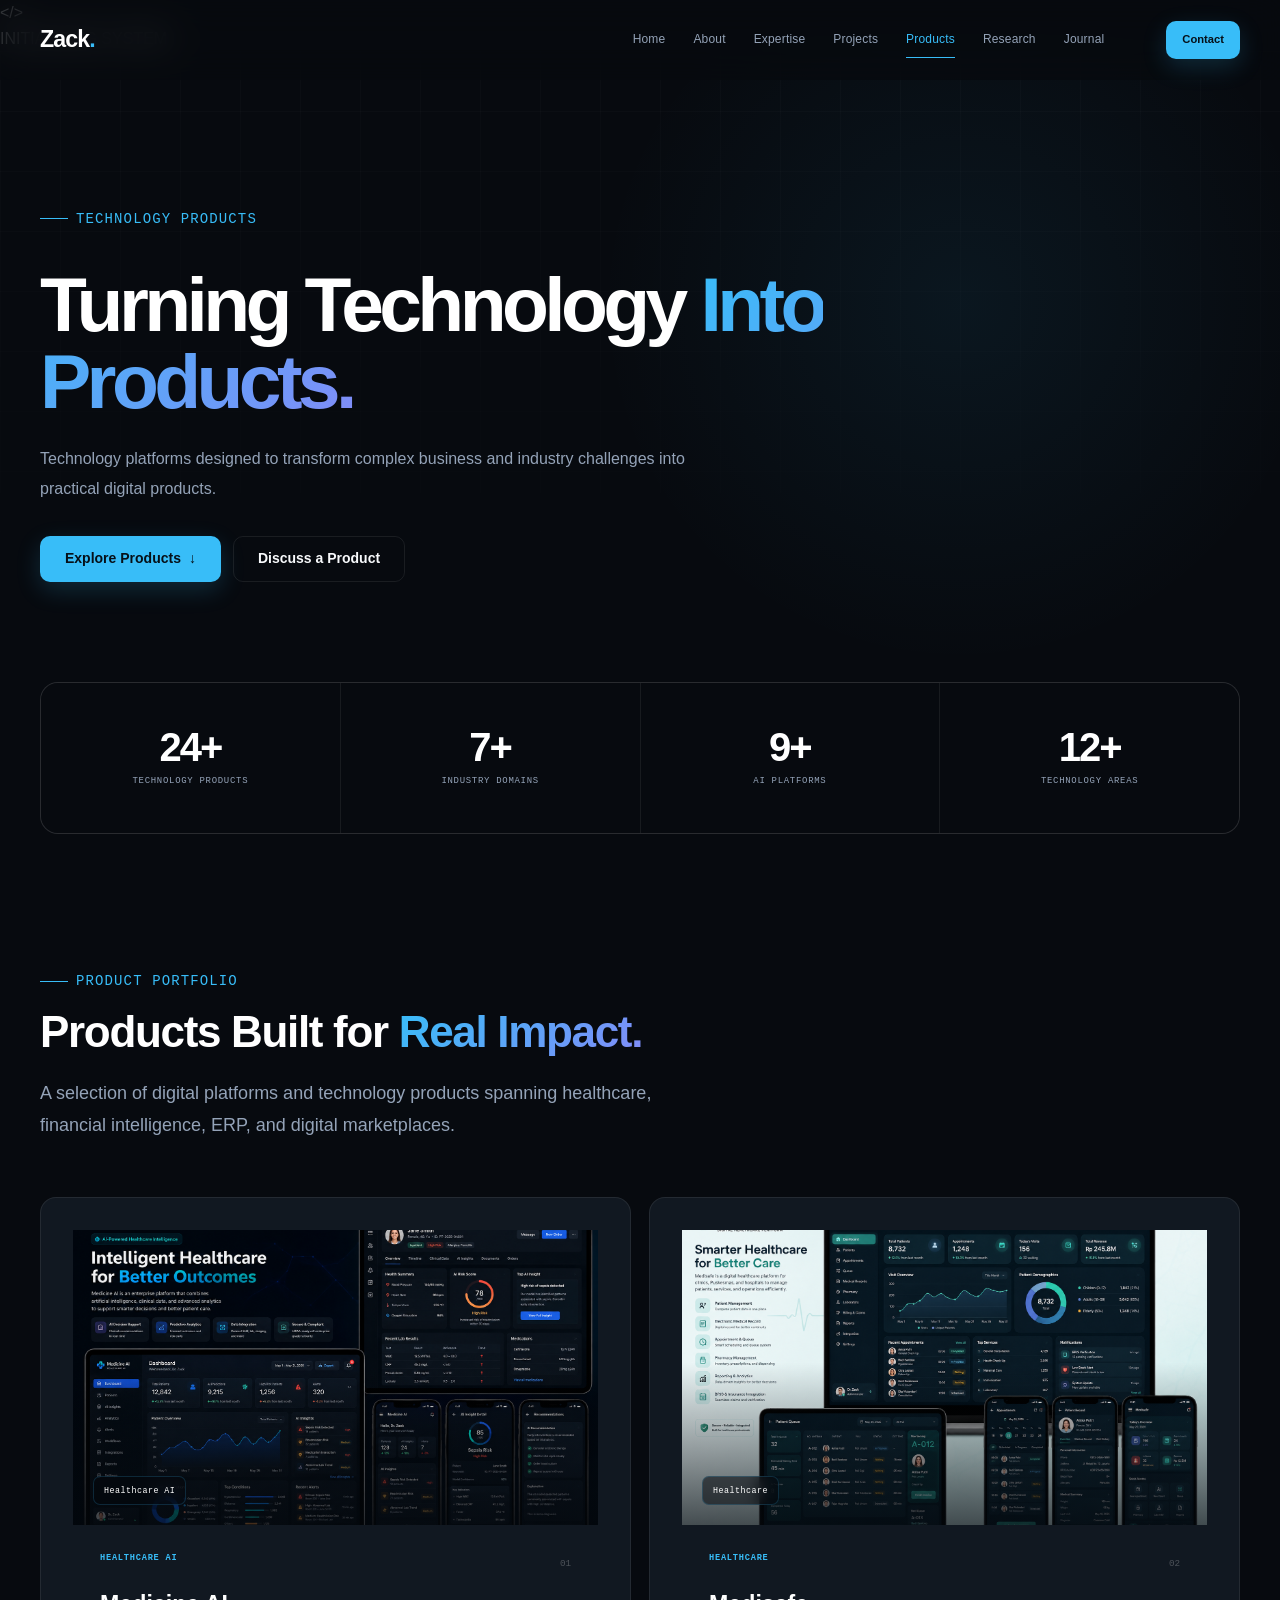
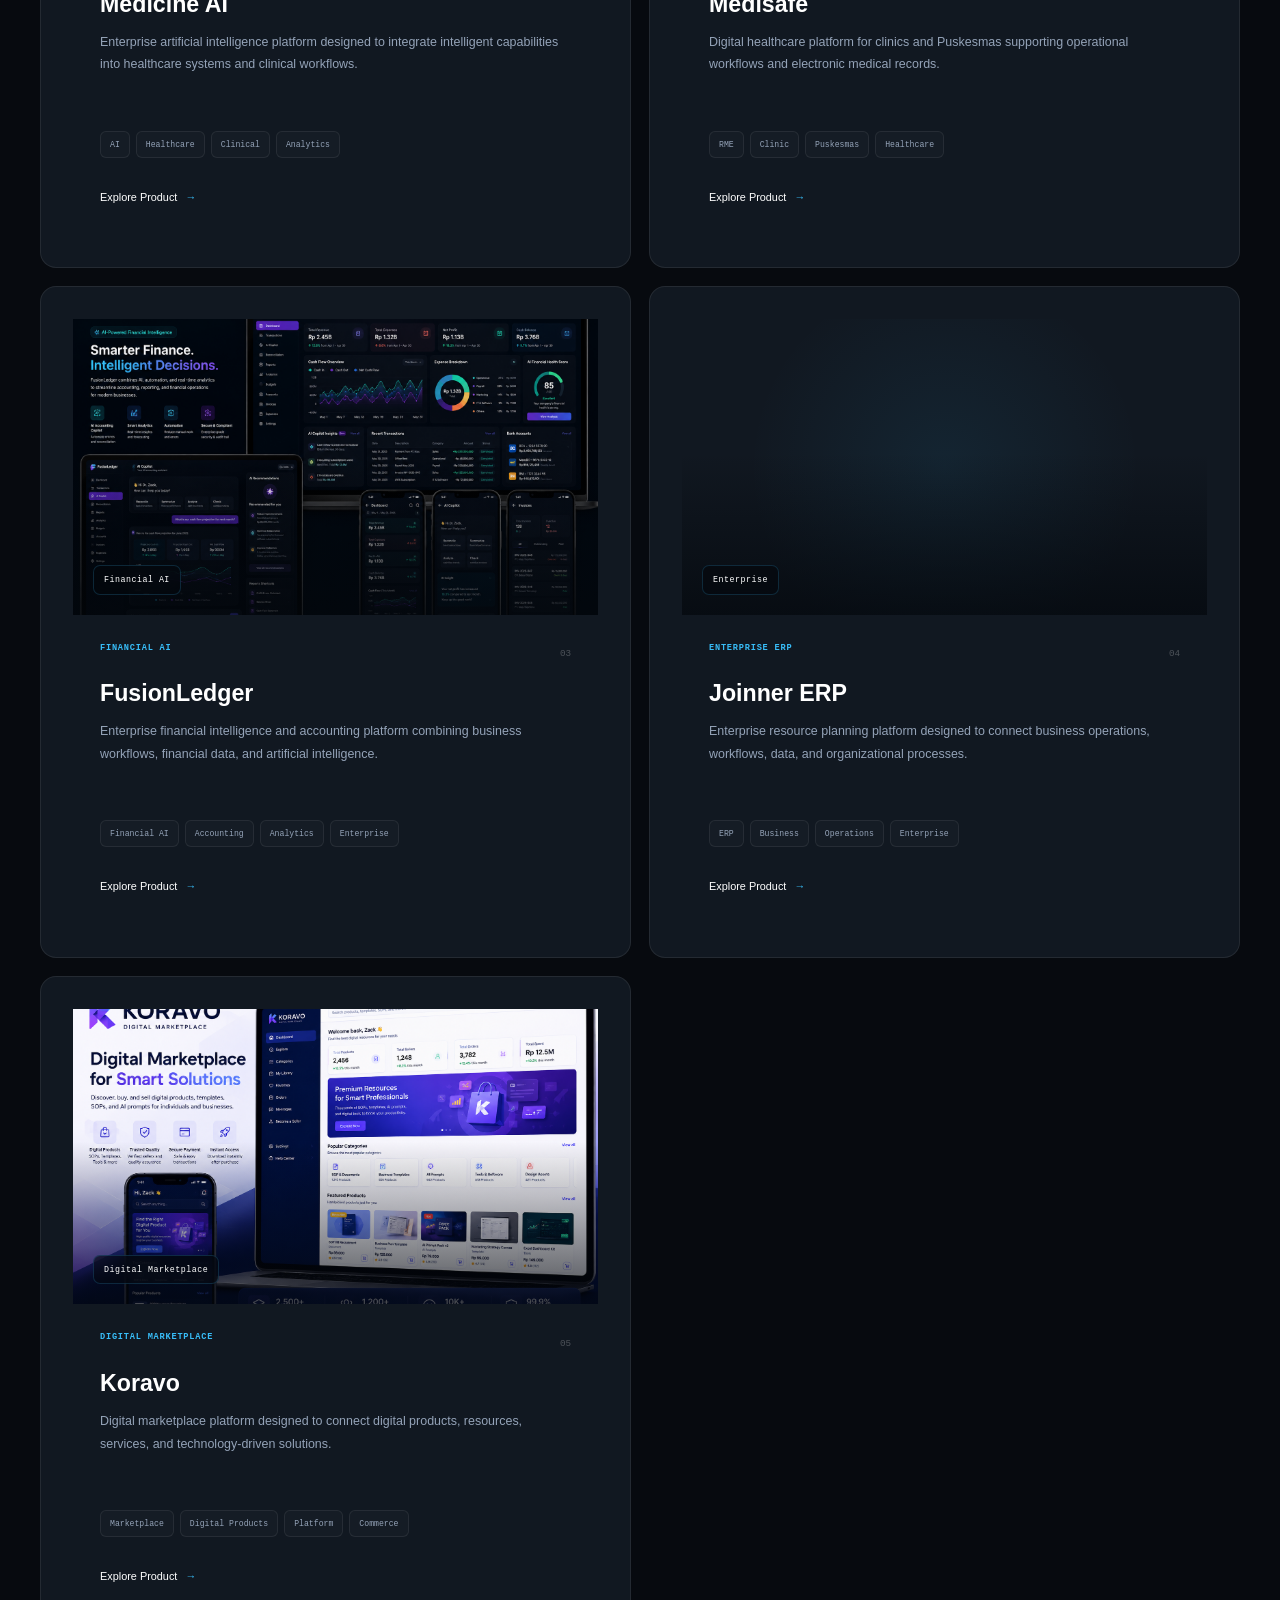
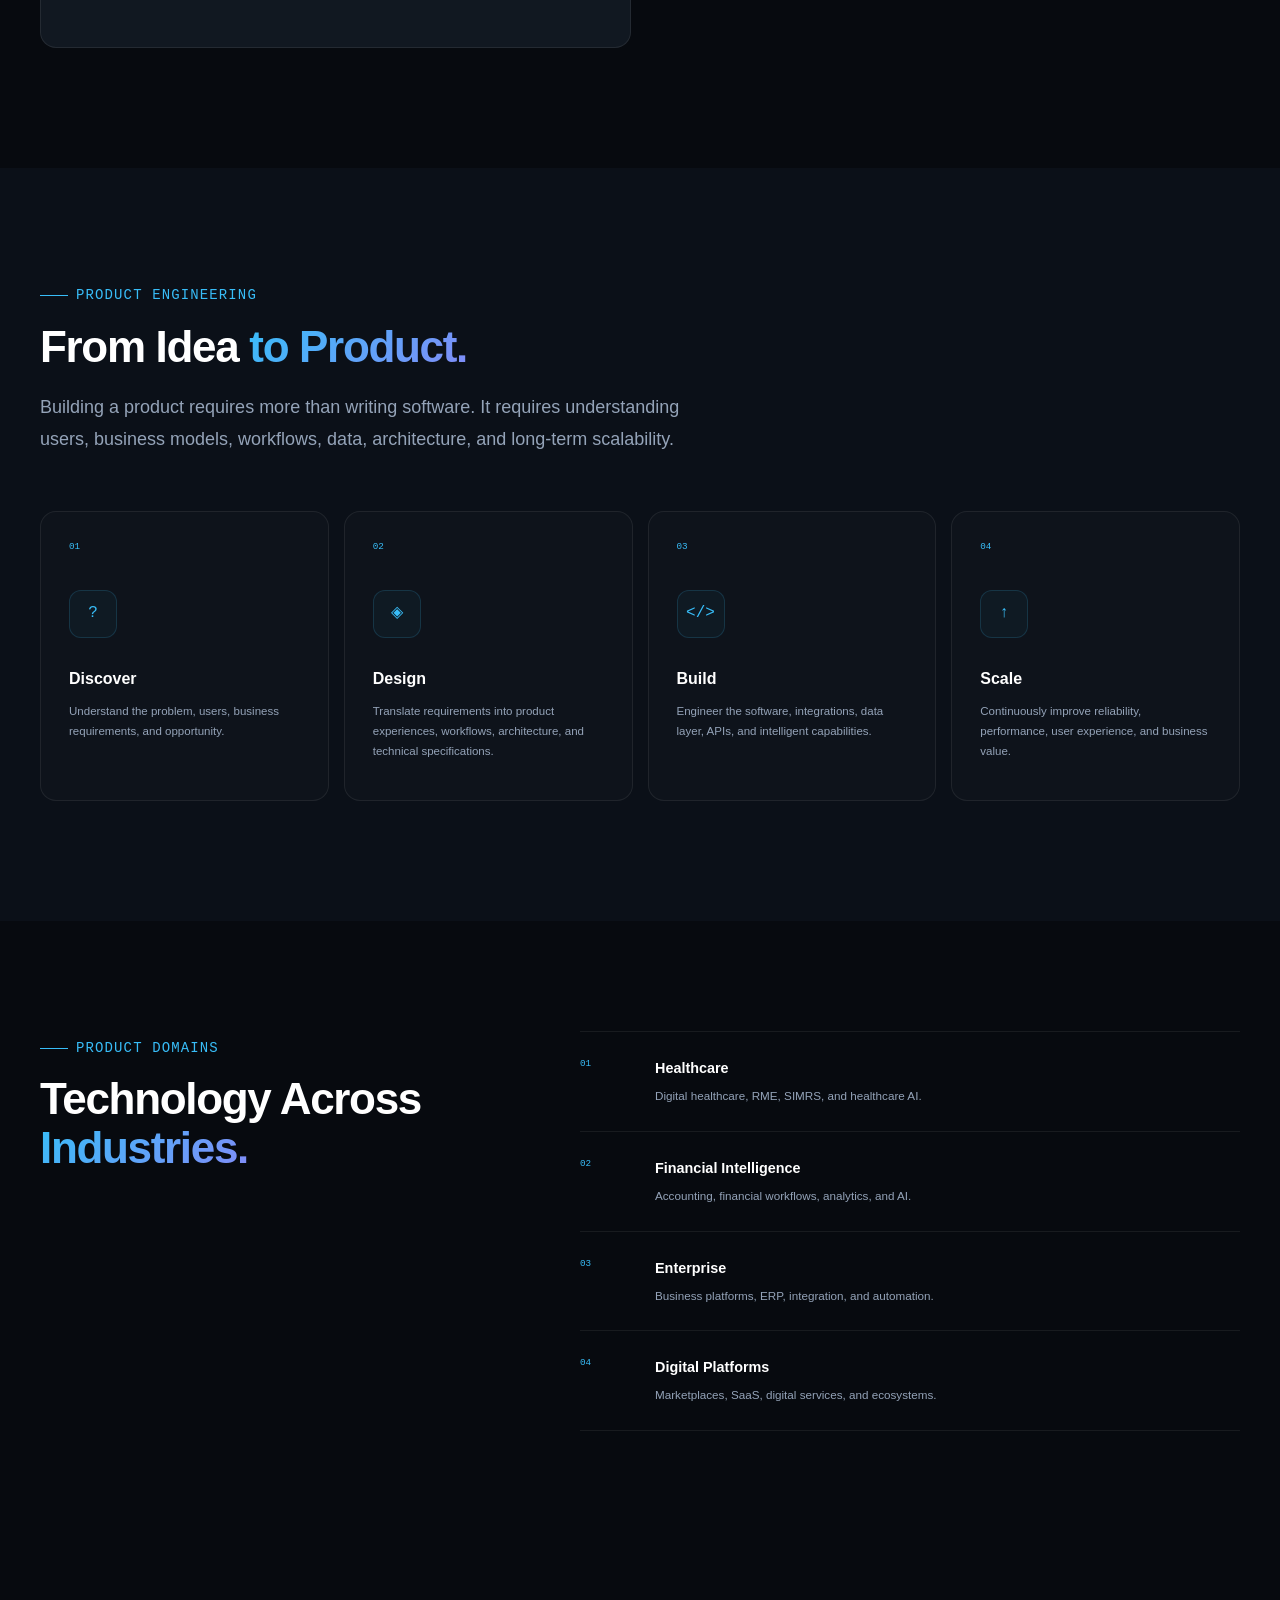
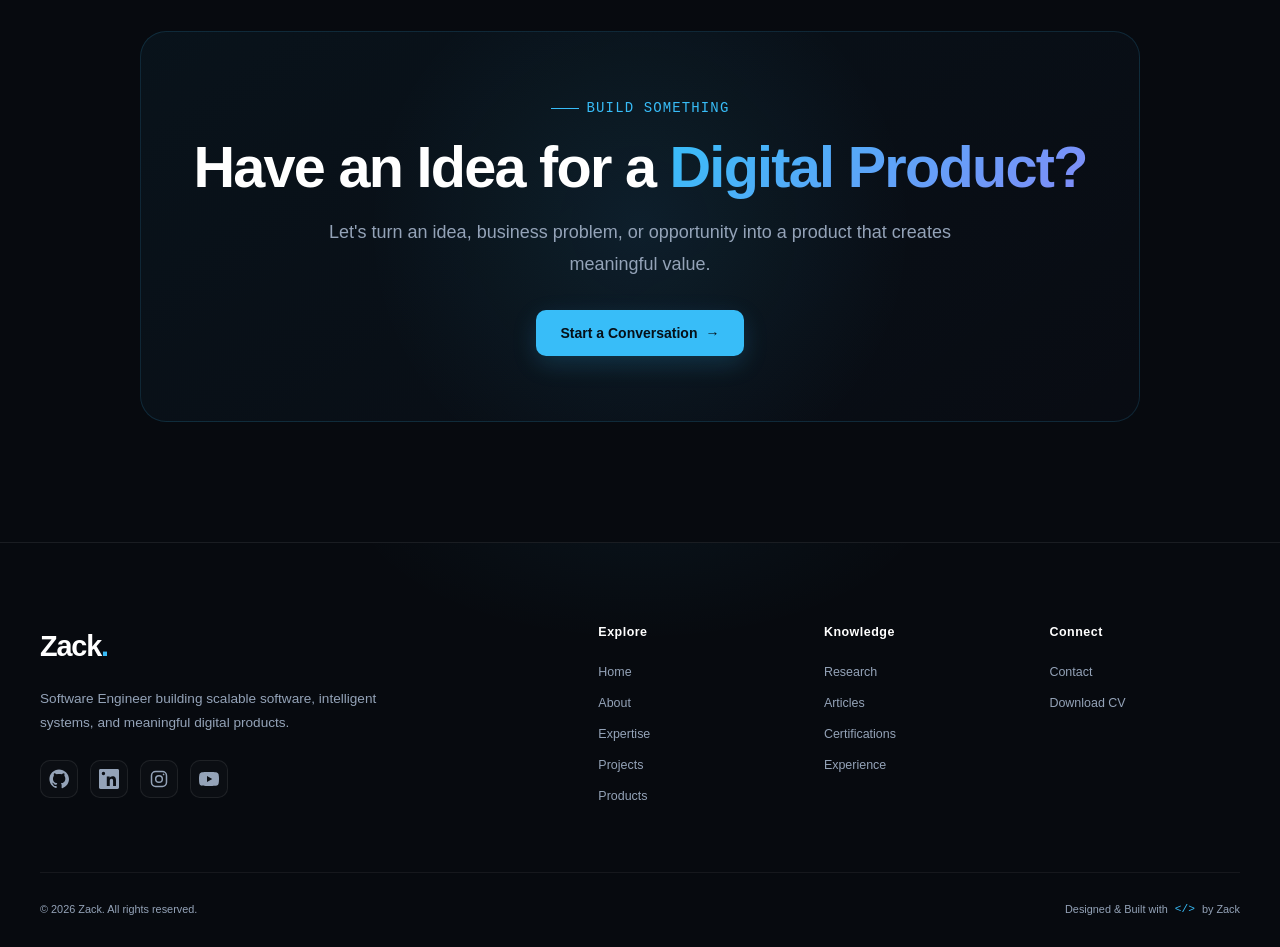
<file: pages/products.html>
<!doctype html>
<html lang="en">
  <head>
    <meta charset="UTF-8" />

    <meta name="viewport" content="width=device-width, initial-scale=1.0" />

    <meta
      name="description"
      content="Technology products and platforms designed and developed by Zack Prayudha, Software Engineer."
    />

    <meta name="author" content="Zack Prayudha, S.Kom, M.Kom" />

    <title>Products — Zack | Software Engineer</title>

    <!-- =====================================================
         GLOBAL CSS
         ===================================================== -->

    <link rel="stylesheet" href="../assets/css/variables.css" />

    <link rel="stylesheet" href="../assets/css/style.css" />

    <link rel="stylesheet" href="../assets/css/components.css" />

    <link rel="stylesheet" href="../assets/css/animations.css" />

    <link rel="stylesheet" href="../assets/css/responsive.css" />

    <!-- =====================================================
         PAGE CSS
         ===================================================== -->

    <link rel="stylesheet" href="../assets/css/products.css" />
  </head>

  <body>
    <!-- =====================================================
         LOADER
         ===================================================== -->

    <div id="component-loader"></div>

    <!-- =====================================================
         NAVBAR
         ===================================================== -->

    <div id="component-navbar"></div>

    <!-- =====================================================
         MAIN
         ===================================================== -->

    <main>
      <!-- =================================================
             PRODUCTS HERO
             ================================================= -->

      <section class="products-page-hero">
        <div class="container">
          <div class="products-page-hero-content fade-up">
            <span class="section-label"> Technology Products </span>

            <h1 class="products-page-hero-title">
              Turning Technology

              <span class="text-gradient"> Into Products. </span>
            </h1>

            <p class="products-page-hero-description">
              Technology platforms designed to transform complex business and
              industry challenges into practical digital products.
            </p>

            <div class="products-page-hero-actions">
              <a href="#product-list" class="btn btn-primary">
                Explore Products

                <span>↓</span>
              </a>

              <a href="contact.html" class="btn btn-outline">
                Discuss a Product
              </a>
            </div>
          </div>
        </div>
      </section>

      <!-- =================================================
             PRODUCT STATS
             ================================================= -->

      <section class="products-stat-section">
        <div class="container">
          <div class="products-stat-grid">
            <div class="products-stat-card fade-up">
              <span
                class="products-stat-number"
                data-counter="25"
                data-suffix="+"
              >
                0
              </span>

              <span class="products-stat-label"> Technology Products </span>
            </div>

            <div class="products-stat-card fade-up">
              <span
                class="products-stat-number"
                data-counter="8"
                data-suffix="+"
              >
                0
              </span>

              <span class="products-stat-label"> Industry Domains </span>
            </div>

            <div class="products-stat-card fade-up">
              <span
                class="products-stat-number"
                data-counter="10"
                data-suffix="+"
              >
                0
              </span>

              <span class="products-stat-label"> AI Platforms </span>
            </div>

            <div class="products-stat-card fade-up">
              <span
                class="products-stat-number"
                data-counter="13"
                data-suffix="+"
              >
                0
              </span>

              <span class="products-stat-label"> Technology Areas </span>
            </div>
          </div>
        </div>
      </section>

      <!-- =================================================
             PRODUCT LIST
             ================================================= -->

      <section class="section product-list-section" id="product-list">
        <div class="container">
          <div class="section-header fade-up">
            <span class="section-label"> Product Portfolio </span>

            <h2 class="section-title">
              Products Built for

              <span class="text-gradient"> Real Impact. </span>
            </h2>

            <p class="section-description">
              A selection of digital platforms and technology products spanning
              healthcare, financial intelligence, ERP, and digital marketplaces.
            </p>
          </div>

          <!-- =================================================
                     PRODUCT GRID
                     ================================================= -->

          <div class="products-page-grid">
            <!-- =================================================
                         MEDICINE AI
                         ================================================= -->

            <article class="product-showcase-card card fade-up">
              <div class="product-showcase-image">
                <img
                  src="../assets/img/products/medicine.png"
                  alt="Medicine AI"
                  loading="lazy"
                  decoding="async"
                />

                <div class="product-showcase-overlay">
                  <span class="product-overlay-label"> Healthcare AI </span>
                </div>
              </div>

              <div class="product-showcase-content">
                <div class="product-showcase-top">
                  <span class="product-category"> HEALTHCARE AI </span>

                  <span class="product-number"> 01 </span>
                </div>

                <h3>Medicine AI</h3>

                <p>
                  Enterprise artificial intelligence platform designed to
                  integrate intelligent capabilities into healthcare systems and
                  clinical workflows.
                </p>

                <div class="product-features">
                  <span> AI </span>

                  <span> Healthcare </span>

                  <span> Clinical </span>

                  <span> Analytics </span>
                </div>

                <a
                  href="project-detail.html?project=medicine-ai"
                  class="product-detail-link"
                >
                  Explore Product

                  <span>→</span>
                </a>
              </div>
            </article>

            <!-- =================================================
                         MEDISAFE
                         ================================================= -->

            <article class="product-showcase-card card fade-up">
              <div class="product-showcase-image">
                <img
                  src="../assets/img/products/medisafe.png"
                  alt="Medisafe"
                  loading="lazy"
                  decoding="async"
                />

                <div class="product-showcase-overlay">
                  <span class="product-overlay-label"> Healthcare </span>
                </div>
              </div>

              <div class="product-showcase-content">
                <div class="product-showcase-top">
                  <span class="product-category"> HEALTHCARE </span>

                  <span class="product-number"> 02 </span>
                </div>

                <h3>Medisafe</h3>

                <p>
                  Digital healthcare platform for clinics and Puskesmas
                  supporting operational workflows and electronic medical
                  records.
                </p>

                <div class="product-features">
                  <span> RME </span>

                  <span> Clinic </span>

                  <span> Puskesmas </span>

                  <span> Healthcare </span>
                </div>

                <a
                  href="project-detail.html?project=medisafe"
                  class="product-detail-link"
                >
                  Explore Product

                  <span>→</span>
                </a>
              </div>
            </article>

            <!-- =================================================
                         FUSIONLEDGER
                         ================================================= -->

            <article class="product-showcase-card card fade-up">
              <div class="product-showcase-image">
                <img
                  src="../assets/img/products/fusionledger.png"
                  alt="FusionLedger"
                  loading="lazy"
                  decoding="async"
                />

                <div class="product-showcase-overlay">
                  <span class="product-overlay-label"> Financial AI </span>
                </div>
              </div>

              <div class="product-showcase-content">
                <div class="product-showcase-top">
                  <span class="product-category"> FINANCIAL AI </span>

                  <span class="product-number"> 03 </span>
                </div>

                <h3>FusionLedger</h3>

                <p>
                  Enterprise financial intelligence and accounting platform
                  combining business workflows, financial data, and artificial
                  intelligence.
                </p>

                <div class="product-features">
                  <span> Financial AI </span>

                  <span> Accounting </span>

                  <span> Analytics </span>

                  <span> Enterprise </span>
                </div>

                <a
                  href="project-detail.html?project=fusionledger"
                  class="product-detail-link"
                >
                  Explore Product

                  <span>→</span>
                </a>
              </div>
            </article>

            <!-- =================================================
                         JOINNER ERP
                         ================================================= -->

            <article class="product-showcase-card card fade-up">
              <div class="product-showcase-image product-image-placeholder">
                <!-- <div class="product-placeholder-mark">ERP</div> -->
                <img
                  src="../assets/img/products/joinner.png"
                  alt="Joinner ERP"
                  loading="lazy"
                  decoding="async"
                />

                <div class="product-showcase-overlay">
                  <span class="product-overlay-label"> Enterprise </span>
                </div>
              </div>

              <div class="product-showcase-content">
                <div class="product-showcase-top">
                  <span class="product-category"> ENTERPRISE ERP </span>

                  <span class="product-number"> 04 </span>
                </div>

                <h3>Joinner ERP</h3>

                <p>
                  Enterprise resource planning platform designed to connect
                  business operations, workflows, data, and organizational
                  processes.
                </p>

                <div class="product-features">
                  <span> ERP </span>

                  <span> Business </span>

                  <span> Operations </span>

                  <span> Enterprise </span>
                </div>

                <a
                  href="project-detail.html?project=joinner"
                  class="product-detail-link"
                >
                  Explore Product

                  <span>→</span>
                </a>
              </div>
            </article>

            <!-- =================================================
                         KORAVO
                         ================================================= -->

            <article class="product-showcase-card card fade-up">
              <div class="product-showcase-image">
                <img
                  src="../assets/img/products/koravo.png"
                  alt="Koravo"
                  loading="lazy"
                  decoding="async"
                />

                <div class="product-showcase-overlay">
                  <span class="product-overlay-label">
                    Digital Marketplace
                  </span>
                </div>
              </div>

              <div class="product-showcase-content">
                <div class="product-showcase-top">
                  <span class="product-category"> DIGITAL MARKETPLACE </span>

                  <span class="product-number"> 05 </span>
                </div>

                <h3>Koravo</h3>

                <p>
                  Digital marketplace platform designed to connect digital
                  products, resources, services, and technology-driven
                  solutions.
                </p>

                <div class="product-features">
                  <span> Marketplace </span>

                  <span> Digital Products </span>

                  <span> Platform </span>

                  <span> Commerce </span>
                </div>

                <a
                  href="project-detail.html?project=koravo"
                  class="product-detail-link"
                >
                  Explore Product

                  <span>→</span>
                </a>
              </div>
            </article>
          </div>
        </div>
      </section>

      <!-- =================================================
             PRODUCT ENGINEERING
             ================================================= -->

      <section class="section product-engineering-section section-secondary">
        <div class="container">
          <div class="section-header fade-up">
            <span class="section-label"> Product Engineering </span>

            <h2 class="section-title">
              From Idea

              <span class="text-gradient"> to Product. </span>
            </h2>

            <p class="section-description">
              Building a product requires more than writing software. It
              requires understanding users, business models, workflows, data,
              architecture, and long-term scalability.
            </p>
          </div>

          <div class="product-engineering-grid">
            <!-- DISCOVER -->

            <article class="product-engineering-card fade-up">
              <span class="product-step-number"> 01 </span>

              <div class="product-step-icon">?</div>

              <h3>Discover</h3>

              <p>
                Understand the problem, users, business requirements, and
                opportunity.
              </p>
            </article>

            <!-- DESIGN -->

            <article class="product-engineering-card fade-up">
              <span class="product-step-number"> 02 </span>

              <div class="product-step-icon">◈</div>

              <h3>Design</h3>

              <p>
                Translate requirements into product experiences, workflows,
                architecture, and technical specifications.
              </p>
            </article>

            <!-- BUILD -->

            <article class="product-engineering-card fade-up">
              <span class="product-step-number"> 03 </span>

              <div class="product-step-icon">&lt;/&gt;</div>

              <h3>Build</h3>

              <p>
                Engineer the software, integrations, data layer, APIs, and
                intelligent capabilities.
              </p>
            </article>

            <!-- SCALE -->

            <article class="product-engineering-card fade-up">
              <span class="product-step-number"> 04 </span>

              <div class="product-step-icon">↑</div>

              <h3>Scale</h3>

              <p>
                Continuously improve reliability, performance, user experience,
                and business value.
              </p>
            </article>
          </div>
        </div>
      </section>

      <!-- =================================================
             PRODUCT DOMAINS
             ================================================= -->

      <section class="section product-domains-section">
        <div class="container">
          <div class="product-domains-layout">
            <div class="product-domains-heading fade-up">
              <span class="section-label"> Product Domains </span>

              <h2 class="section-title">
                Technology Across

                <span class="text-gradient"> Industries. </span>
              </h2>
            </div>

            <div class="product-domains-list fade-up">
              <div class="product-domain-item">
                <span class="domain-number"> 01 </span>

                <div>
                  <strong> Healthcare </strong>

                  <p>Digital healthcare, RME, SIMRS, and healthcare AI.</p>
                </div>
              </div>

              <div class="product-domain-item">
                <span class="domain-number"> 02 </span>

                <div>
                  <strong> Financial Intelligence </strong>

                  <p>Accounting, financial workflows, analytics, and AI.</p>
                </div>
              </div>

              <div class="product-domain-item">
                <span class="domain-number"> 03 </span>

                <div>
                  <strong> Enterprise </strong>

                  <p>Business platforms, ERP, integration, and automation.</p>
                </div>
              </div>

              <div class="product-domain-item">
                <span class="domain-number"> 04 </span>

                <div>
                  <strong> Digital Platforms </strong>

                  <p>Marketplaces, SaaS, digital services, and ecosystems.</p>
                </div>
              </div>
            </div>
          </div>
        </div>
      </section>

      <!-- =================================================
             CTA
             ================================================= -->

      <section class="section products-page-cta">
        <div class="container">
          <div class="products-page-cta-inner fade-up">
            <span class="section-label"> Build Something </span>

            <h2 class="section-title">
              Have an Idea for a

              <span class="text-gradient"> Digital Product? </span>
            </h2>

            <p class="section-description">
              Let's turn an idea, business problem, or opportunity into a
              product that creates meaningful value.
            </p>

            <a href="contact.html" class="btn btn-primary">
              Start a Conversation

              <span>→</span>
            </a>
          </div>
        </div>
      </section>
    </main>

    <!-- =====================================================
         FOOTER
         ===================================================== -->

    <div id="component-footer"></div>

    <!-- =====================================================
         JAVASCRIPT
         ===================================================== -->

    <script src="../assets/js/navbar.js"></script>

    <script src="../assets/js/animation.js"></script>

    <script src="../assets/js/counter.js"></script>

    <script src="../assets/js/projects.js"></script>

    <script src="../assets/js/filter.js"></script>

    <script src="../assets/js/contact.js"></script>

    <script src="../assets/js/image-skeleton.js"></script>

    <script src="../assets/js/app.js"></script>
  </body>
</html>
</file>
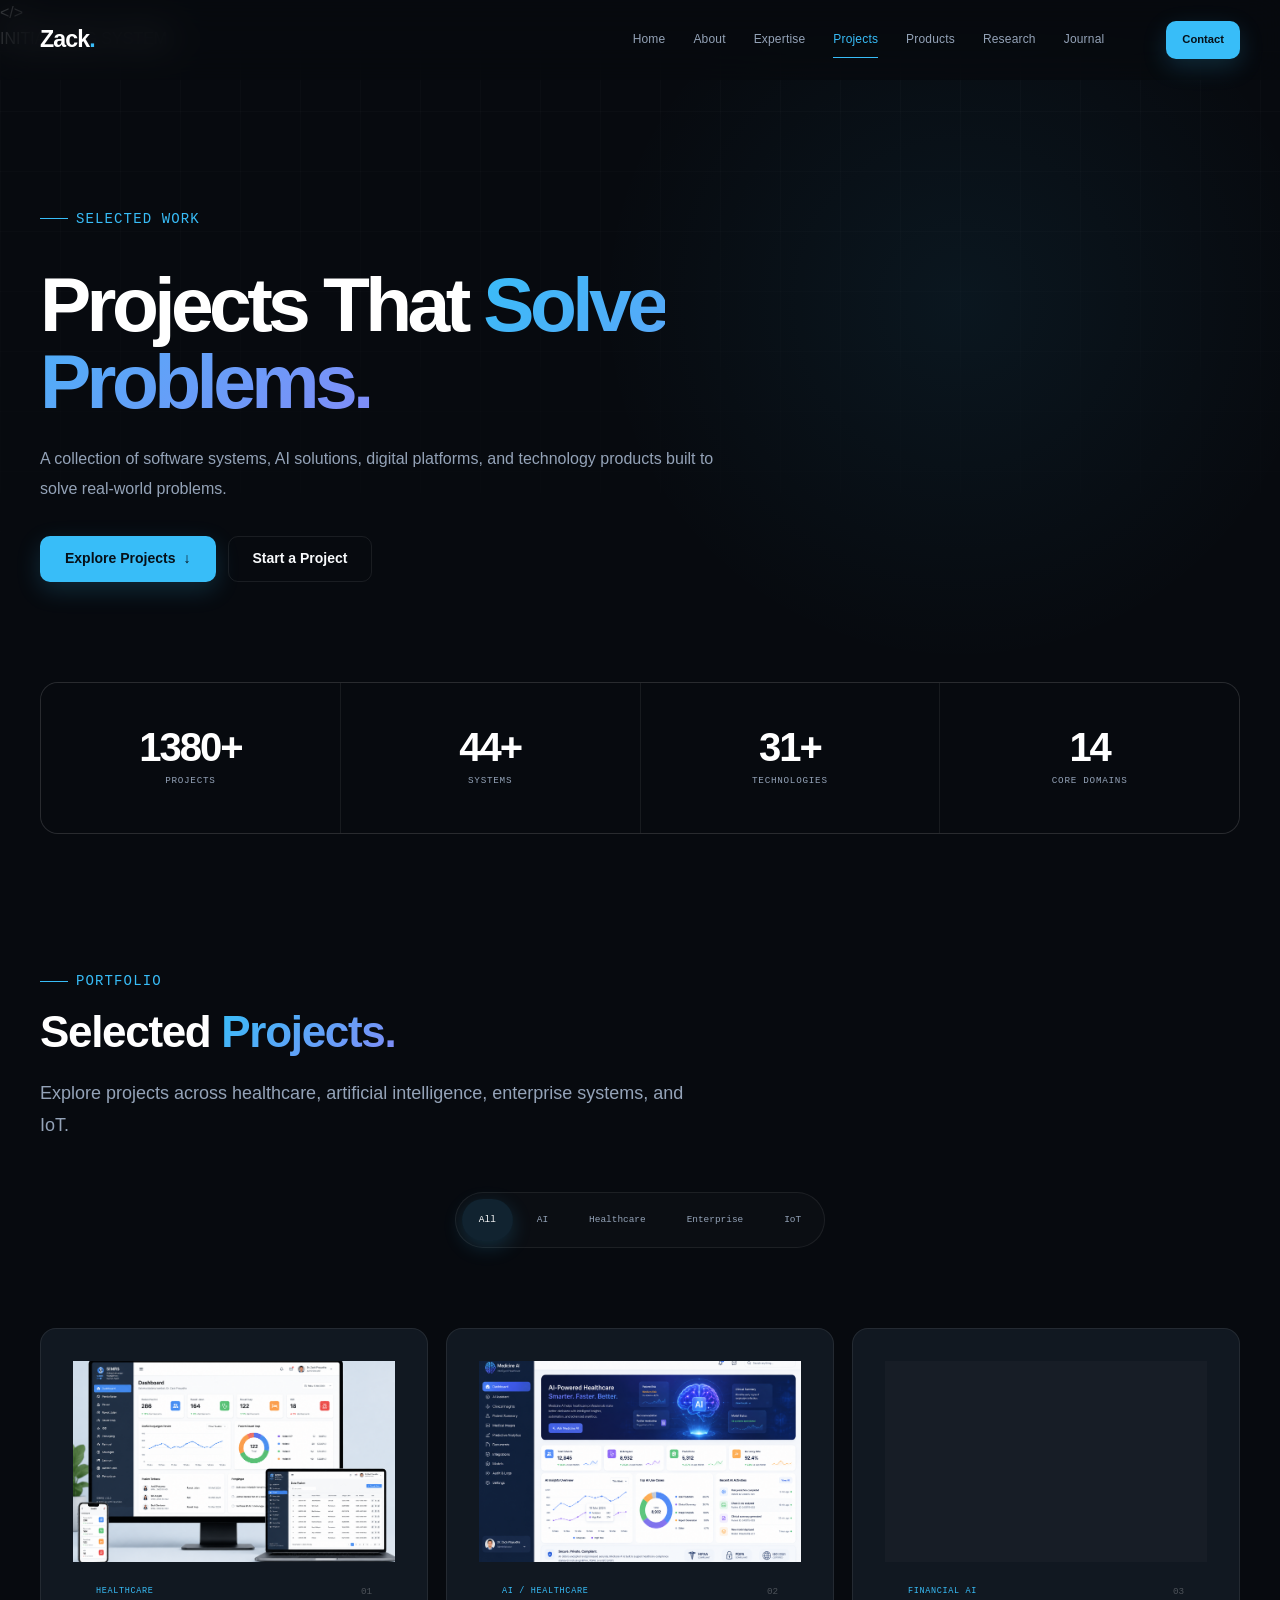
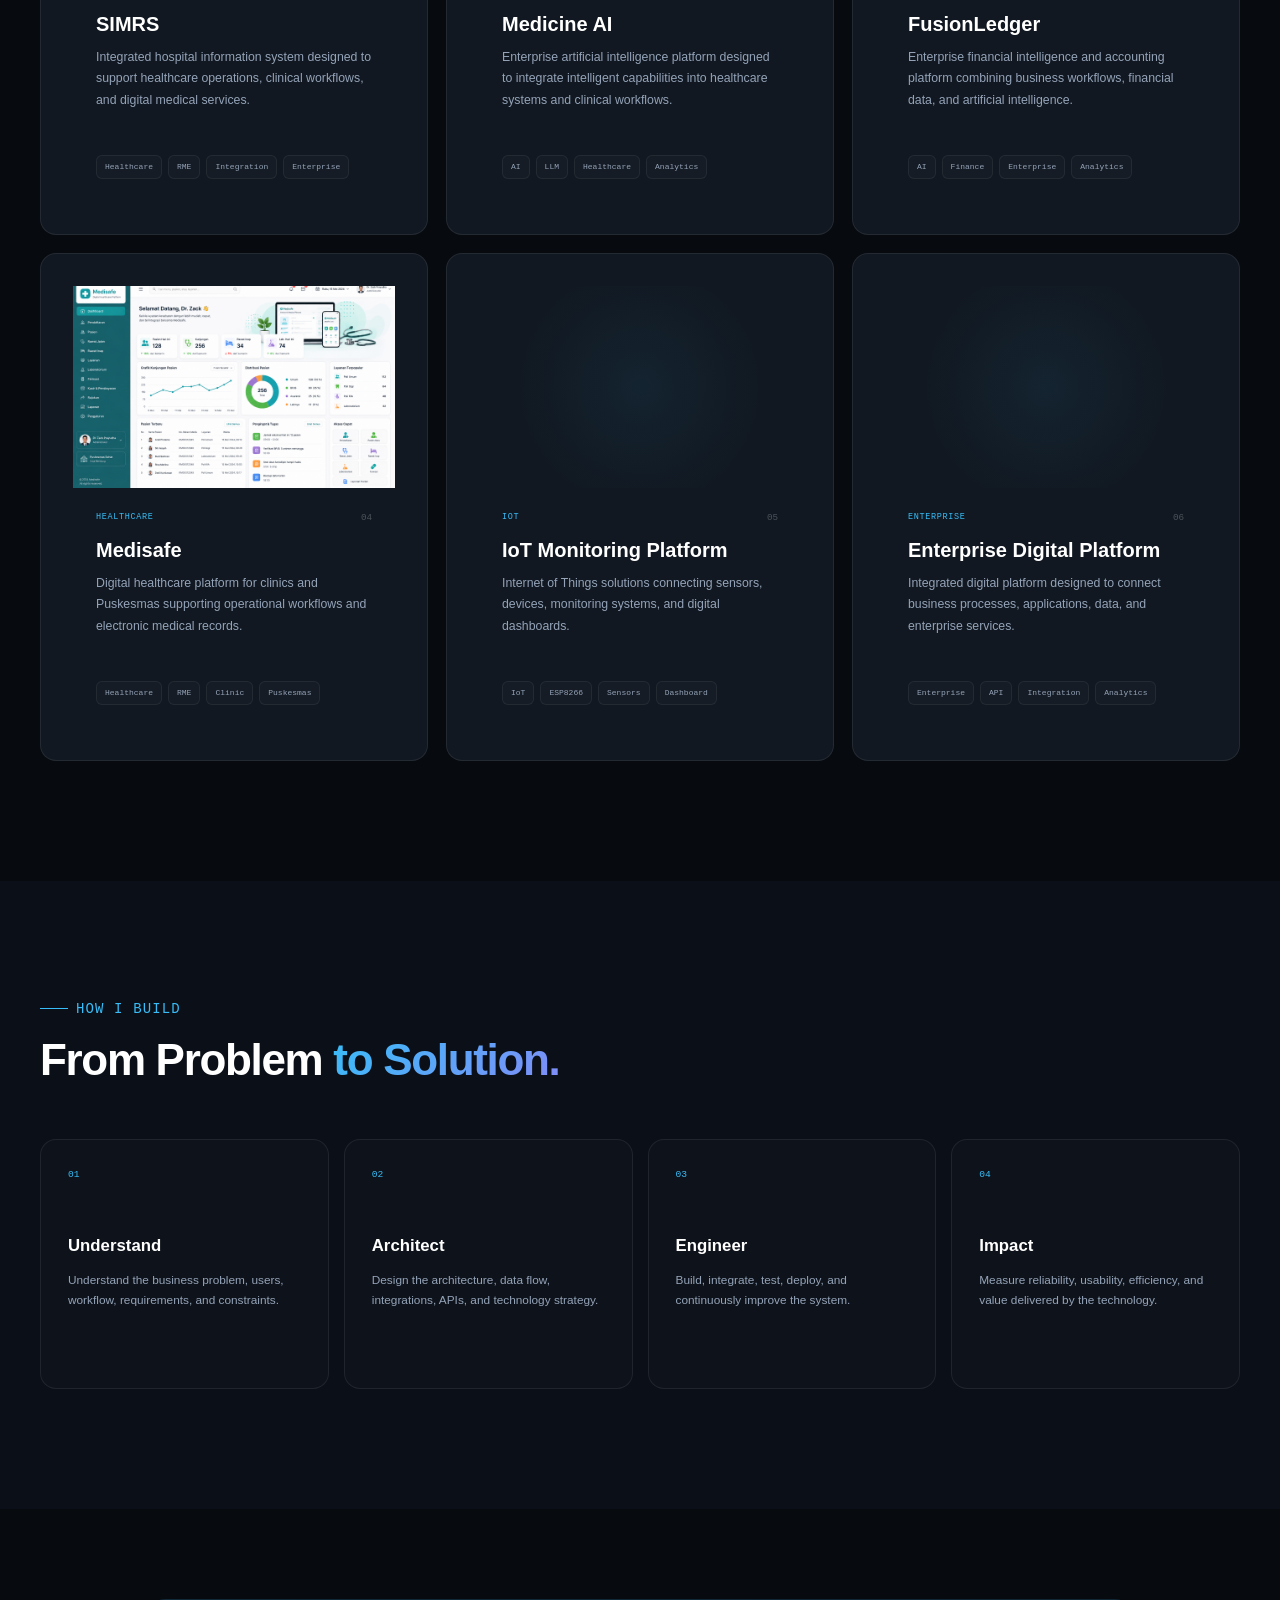
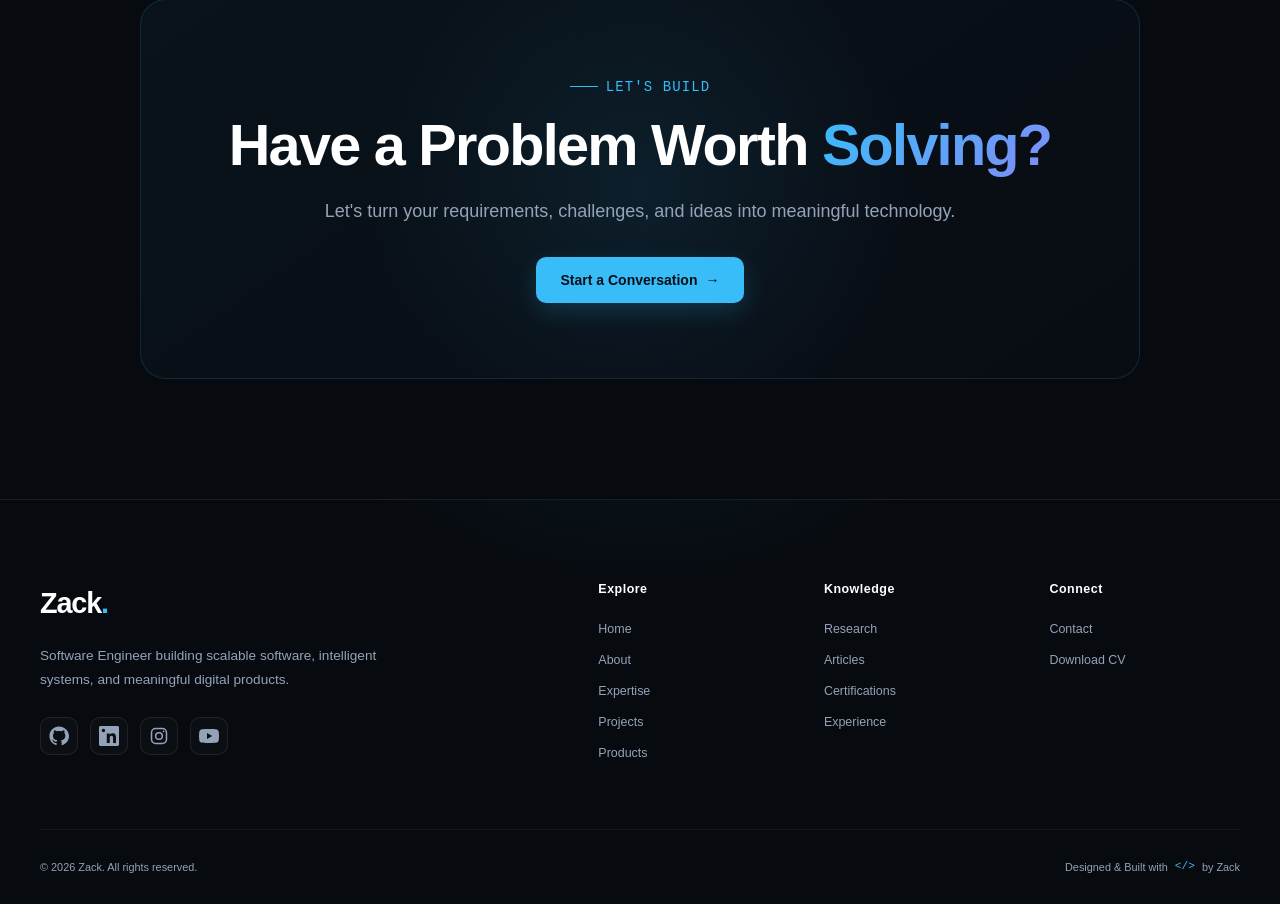
<file: pages/projects.html>
<!doctype html>
<html lang="en">
  <head>
    <meta charset="UTF-8" />

    <meta name="viewport" content="width=device-width, initial-scale=1.0" />

    <meta
      name="description"
      content="Selected software engineering, AI, healthcare, enterprise, and IoT projects by Zack Prayudha."
    />

    <meta name="author" content="Zack Prayudha, S.Kom, M.Kom" />

    <title>Projects — Zack | Software Engineer</title>

    <!-- =====================================================
         GLOBAL CSS
         ===================================================== -->

    <link rel="stylesheet" href="../assets/css/variables.css" />

    <link rel="stylesheet" href="../assets/css/style.css" />

    <link rel="stylesheet" href="../assets/css/components.css" />

    <link rel="stylesheet" href="../assets/css/animations.css" />

    <link rel="stylesheet" href="../assets/css/responsive.css" />

    <!-- =====================================================
         PAGE CSS
         ===================================================== -->

    <link rel="stylesheet" href="../assets/css/projects.css" />
  </head>

  <body>
    <!-- =====================================================
         LOADER
         ===================================================== -->

    <div id="component-loader"></div>

    <!-- =====================================================
         NAVBAR
         ===================================================== -->

    <div id="component-navbar"></div>

    <!-- =====================================================
         MAIN
         ===================================================== -->

    <main>
      <!-- =================================================
             PROJECT HERO
             ================================================= -->

      <section class="projects-hero">
        <div class="container">
          <div class="projects-hero-content fade-up">
            <span class="section-label"> Selected Work </span>

            <h1 class="projects-hero-title">
              Projects That

              <span class="text-gradient"> Solve Problems. </span>
            </h1>

            <p class="projects-hero-description">
              A collection of software systems, AI solutions, digital platforms,
              and technology products built to solve real-world problems.
            </p>

            <div class="projects-hero-actions">
              <a href="#project-list" class="btn btn-primary">
                Explore Projects

                <span>↓</span>
              </a>

              <a href="contact.html" class="btn btn-outline">
                Start a Project
              </a>
            </div>
          </div>
        </div>
      </section>

      <!-- =================================================
             PROJECT STATISTICS
             ================================================= -->

      <section class="projects-stat-section">
        <div class="container">
          <div class="projects-stat-grid">
            <div class="projects-stat-card fade-up">
              <span
                class="projects-stat-number"
                data-counter="1385"
                data-suffix="+"
              >
                0
              </span>

              <span class="projects-stat-label"> Projects </span>
            </div>

            <div class="projects-stat-card fade-up">
              <span
                class="projects-stat-number"
                data-counter="45"
                data-suffix="+"
              >
                0
              </span>

              <span class="projects-stat-label"> Systems </span>
            </div>

            <div class="projects-stat-card fade-up">
              <span
                class="projects-stat-number"
                data-counter="32"
                data-suffix="+"
              >
                0
              </span>

              <span class="projects-stat-label"> Technologies </span>
            </div>

            <div class="projects-stat-card fade-up">
              <span
                class="projects-stat-number"
                data-counter="15"
                data-suffix=""
              >
                0
              </span>

              <span class="projects-stat-label"> Core Domains </span>
            </div>
          </div>
        </div>
      </section>

      <!-- =================================================
             PROJECT LIST
             ================================================= -->

      <section class="section projects-list-section" id="project-list">
        <div class="container">
          <!-- Section Header -->

          <div class="section-header fade-up">
            <span class="section-label"> Portfolio </span>

            <h2 class="section-title">
              Selected

              <span class="text-gradient"> Projects. </span>
            </h2>

            <p class="section-description">
              Explore projects across healthcare, artificial intelligence,
              enterprise systems, and IoT.
            </p>
          </div>

          <!-- =================================================
                     FILTER
                     ================================================= -->

          <div class="projects-filter-wrapper fade-up">
            <div class="project-filters" data-project-filters>
              <button type="button" class="filter-btn active" data-filter="all">
                All
              </button>

              <button type="button" class="filter-btn" data-filter="AI">
                AI
              </button>

              <button type="button" class="filter-btn" data-filter="Healthcare">
                Healthcare
              </button>

              <button type="button" class="filter-btn" data-filter="Enterprise">
                Enterprise
              </button>

              <button type="button" class="filter-btn" data-filter="IoT">
                IoT
              </button>
            </div>
          </div>

          <!-- =================================================
                     PROJECT GRID
                     ================================================= -->

          <div class="projects-page-grid" data-projects>
            <!-- =================================================
                         SIMRS
                         ================================================= -->

            <article
              class="project-showcase-card card fade-up"
              data-category="Healthcare"
            >
              <div class="project-showcase-image">
                <img
                  src="../assets/img/projects/simrs.png"
                  alt="SIMRS"
                  loading="lazy"
                  decoding="async"
                />

                <div class="project-showcase-overlay">
                  <a
                    href="project-detail.html?project=simrs"
                    class="project-view-btn"
                  >
                    View Project →
                  </a>
                </div>
              </div>

              <div class="project-showcase-content">
                <div class="project-showcase-meta">
                  <span> Healthcare </span>

                  <span> 01 </span>
                </div>

                <h3>SIMRS</h3>

                <p>
                  Integrated hospital information system designed to support
                  healthcare operations, clinical workflows, and digital medical
                  services.
                </p>

                <div class="project-tags">
                  <span> Healthcare </span>

                  <span> RME </span>

                  <span> Integration </span>

                  <span> Enterprise </span>
                </div>
              </div>
            </article>

            <!-- =================================================
                         MEDICINE AI
                         ================================================= -->

            <article
              class="project-showcase-card card fade-up"
              data-category="AI Healthcare"
            >
              <div class="project-showcase-image">
                <img
                  src="../assets/img/projects/medicine-ai.png"
                  alt="Medicine AI"
                  loading="lazy"
                  decoding="async"
                />

                <div class="project-showcase-overlay">
                  <a
                    href="project-detail.html?project=medicine-ai"
                    class="project-view-btn"
                  >
                    View Project →
                  </a>
                </div>
              </div>

              <div class="project-showcase-content">
                <div class="project-showcase-meta">
                  <span> AI / Healthcare </span>

                  <span> 02 </span>
                </div>

                <h3>Medicine AI</h3>

                <p>
                  Enterprise artificial intelligence platform designed to
                  integrate intelligent capabilities into healthcare systems and
                  clinical workflows.
                </p>

                <div class="project-tags">
                  <span> AI </span>

                  <span> LLM </span>

                  <span> Healthcare </span>

                  <span> Analytics </span>
                </div>
              </div>
            </article>

            <!-- =================================================
                         FUSIONLEDGER
                         ================================================= -->

            <article
              class="project-showcase-card card fade-up"
              data-category="AI Enterprise"
            >
              <div class="project-showcase-image">
                <img
                  src="../assets/img/projects/fusionledger.png"
                  alt="FusionLedger"
                  loading="lazy"
                  decoding="async"
                />

                <div class="project-showcase-overlay">
                  <a
                    href="project-detail.html?project=fusionledger"
                    class="project-view-btn"
                  >
                    View Project →
                  </a>
                </div>
              </div>

              <div class="project-showcase-content">
                <div class="project-showcase-meta">
                  <span> Financial AI </span>

                  <span> 03 </span>
                </div>

                <h3>FusionLedger</h3>

                <p>
                  Enterprise financial intelligence and accounting platform
                  combining business workflows, financial data, and artificial
                  intelligence.
                </p>

                <div class="project-tags">
                  <span> AI </span>

                  <span> Finance </span>

                  <span> Enterprise </span>

                  <span> Analytics </span>
                </div>
              </div>
            </article>

            <!-- =================================================
                         MEDISAFE
                         ================================================= -->

            <article
              class="project-showcase-card card fade-up"
              data-category="Healthcare"
            >
              <div class="project-showcase-image">
                <img
                  src="../assets/img/projects/medisafe.png"
                  alt="Medisafe"
                  loading="lazy"
                  decoding="async"
                />

                <div class="project-showcase-overlay">
                  <a
                    href="project-detail.html?project=medisafe"
                    class="project-view-btn"
                  >
                    View Project →
                  </a>
                </div>
              </div>

              <div class="project-showcase-content">
                <div class="project-showcase-meta">
                  <span> Healthcare </span>

                  <span> 04 </span>
                </div>

                <h3>Medisafe</h3>

                <p>
                  Digital healthcare platform for clinics and Puskesmas
                  supporting operational workflows and electronic medical
                  records.
                </p>

                <div class="project-tags">
                  <span> Healthcare </span>

                  <span> RME </span>

                  <span> Clinic </span>

                  <span> Puskesmas </span>
                </div>
              </div>
            </article>

            <!-- =================================================
                         IOT PLATFORM
                         ================================================= -->

            <article
              class="project-showcase-card card fade-up"
              data-category="IoT"
            >
              <div class="project-showcase-image project-placeholder-image">
                <img
                  src="../assets/img/projects/iot-monitoring.png"
                  alt="IoT"
                  loading="lazy"
                  decoding="async"
                />

                <div class="project-showcase-overlay">
                  <a
                    href="project-detail.html?project=iot"
                    class="project-view-btn"
                  >
                    View Project →
                  </a>
                </div>
              </div>

              <div class="project-showcase-content">
                <div class="project-showcase-meta">
                  <span> IoT </span>

                  <span> 05 </span>
                </div>

                <h3>IoT Monitoring Platform</h3>

                <p>
                  Internet of Things solutions connecting sensors, devices,
                  monitoring systems, and digital dashboards.
                </p>

                <div class="project-tags">
                  <span> IoT </span>

                  <span> ESP8266 </span>

                  <span> Sensors </span>

                  <span> Dashboard </span>
                </div>
              </div>
            </article>

            <!-- =================================================
                         ENTERPRISE DIGITAL PLATFORM
                         ================================================= -->

            <article
              class="project-showcase-card card fade-up"
              data-category="Enterprise"
            >
              <div class="project-showcase-image project-placeholder-image">
                <!-- <div class="project-placeholder-icon">&lt;/&gt;</div> -->
                <img
                  src="../assets/img/projects/erp.png"
                  alt="ERP"
                  loading="lazy"
                  decoding="async"
                />

                <div class="project-showcase-overlay">
                  <a
                    href="project-detail.html?project=enterprise"
                    class="project-view-btn"
                  >
                    View Project →
                  </a>
                </div>
              </div>

              <div class="project-showcase-content">
                <div class="project-showcase-meta">
                  <span> Enterprise </span>

                  <span> 06 </span>
                </div>

                <h3>Enterprise Digital Platform</h3>

                <p>
                  Integrated digital platform designed to connect business
                  processes, applications, data, and enterprise services.
                </p>

                <div class="project-tags">
                  <span> Enterprise </span>

                  <span> API </span>

                  <span> Integration </span>

                  <span> Analytics </span>
                </div>
              </div>
            </article>
          </div>

          <!-- =================================================
                     EMPTY STATE
                     ================================================= -->

          <div class="projects-empty" data-projects-empty>
            <span> No projects found in this category. </span>
          </div>
        </div>
      </section>

      <!-- =================================================
             ENGINEERING APPROACH
             ================================================= -->

      <section class="section project-approach-section section-secondary">
        <div class="container">
          <div class="section-header fade-up">
            <span class="section-label"> How I Build </span>

            <h2 class="section-title">
              From Problem

              <span class="text-gradient"> to Solution. </span>
            </h2>
          </div>

          <div class="project-process-grid">
            <div class="project-process-card fade-up">
              <span class="project-process-number"> 01 </span>

              <h3>Understand</h3>

              <p>
                Understand the business problem, users, workflow, requirements,
                and constraints.
              </p>
            </div>

            <div class="project-process-card fade-up">
              <span class="project-process-number"> 02 </span>

              <h3>Architect</h3>

              <p>
                Design the architecture, data flow, integrations, APIs, and
                technology strategy.
              </p>
            </div>

            <div class="project-process-card fade-up">
              <span class="project-process-number"> 03 </span>

              <h3>Engineer</h3>

              <p>
                Build, integrate, test, deploy, and continuously improve the
                system.
              </p>
            </div>

            <div class="project-process-card fade-up">
              <span class="project-process-number"> 04 </span>

              <h3>Impact</h3>

              <p>
                Measure reliability, usability, efficiency, and value delivered
                by the technology.
              </p>
            </div>
          </div>
        </div>
      </section>

      <!-- =================================================
             CTA
             ================================================= -->

      <section class="section projects-cta">
        <div class="container">
          <div class="projects-cta-inner fade-up">
            <span class="section-label"> Let's Build </span>

            <h2 class="section-title">
              Have a Problem Worth

              <span class="text-gradient"> Solving? </span>
            </h2>

            <p class="section-description">
              Let's turn your requirements, challenges, and ideas into
              meaningful technology.
            </p>

            <a href="contact.html" class="btn btn-primary">
              Start a Conversation

              <span>→</span>
            </a>
          </div>
        </div>
      </section>
    </main>

    <!-- =====================================================
         FOOTER
         ===================================================== -->

    <div id="component-footer"></div>

    <!-- =====================================================
         JAVASCRIPT
         ===================================================== -->

    <script src="../assets/js/navbar.js"></script>

    <script src="../assets/js/animation.js"></script>

    <script src="../assets/js/counter.js"></script>

    <script src="../assets/js/projects.js"></script>

    <script src="../assets/js/filter.js"></script>

    <script src="../assets/js/contact.js"></script>

    <script src="../assets/js/image-skeleton.js"></script>

    <script src="../assets/js/app.js"></script>
  </body>
</html>
</file>
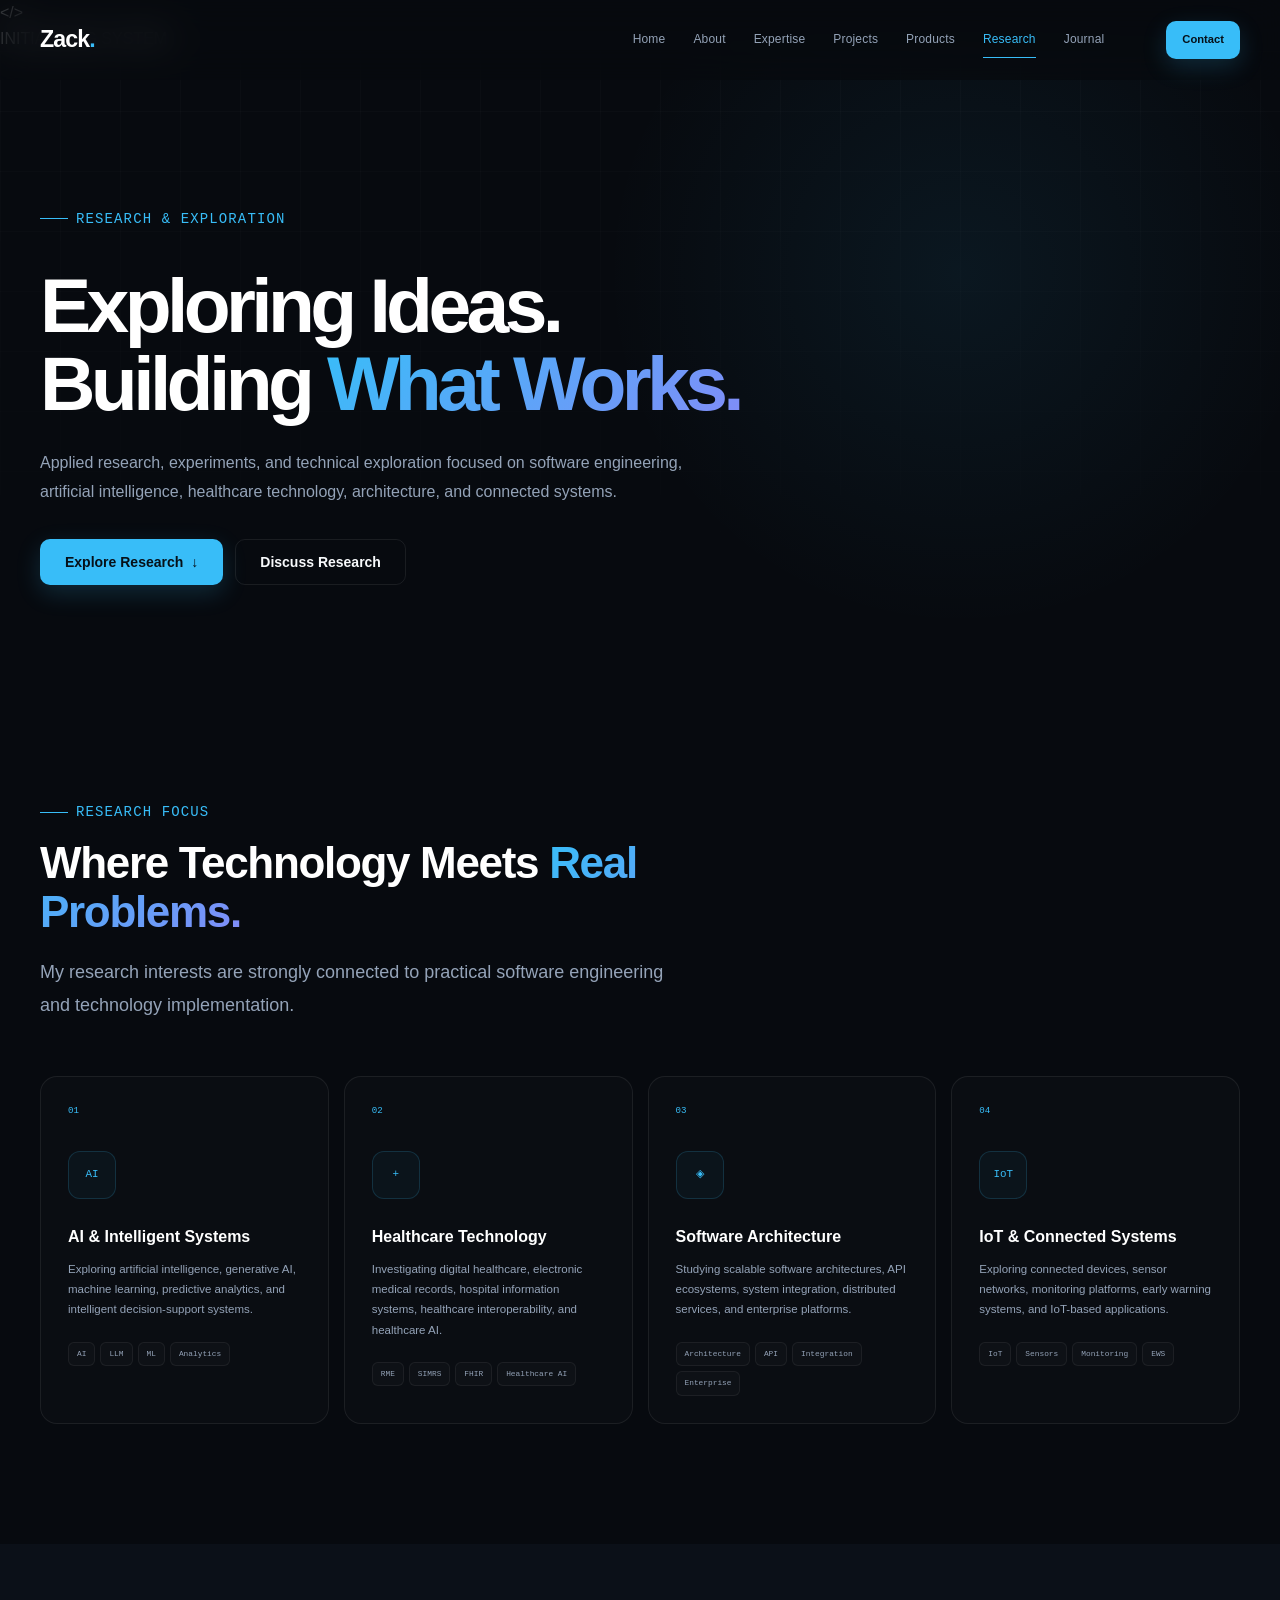
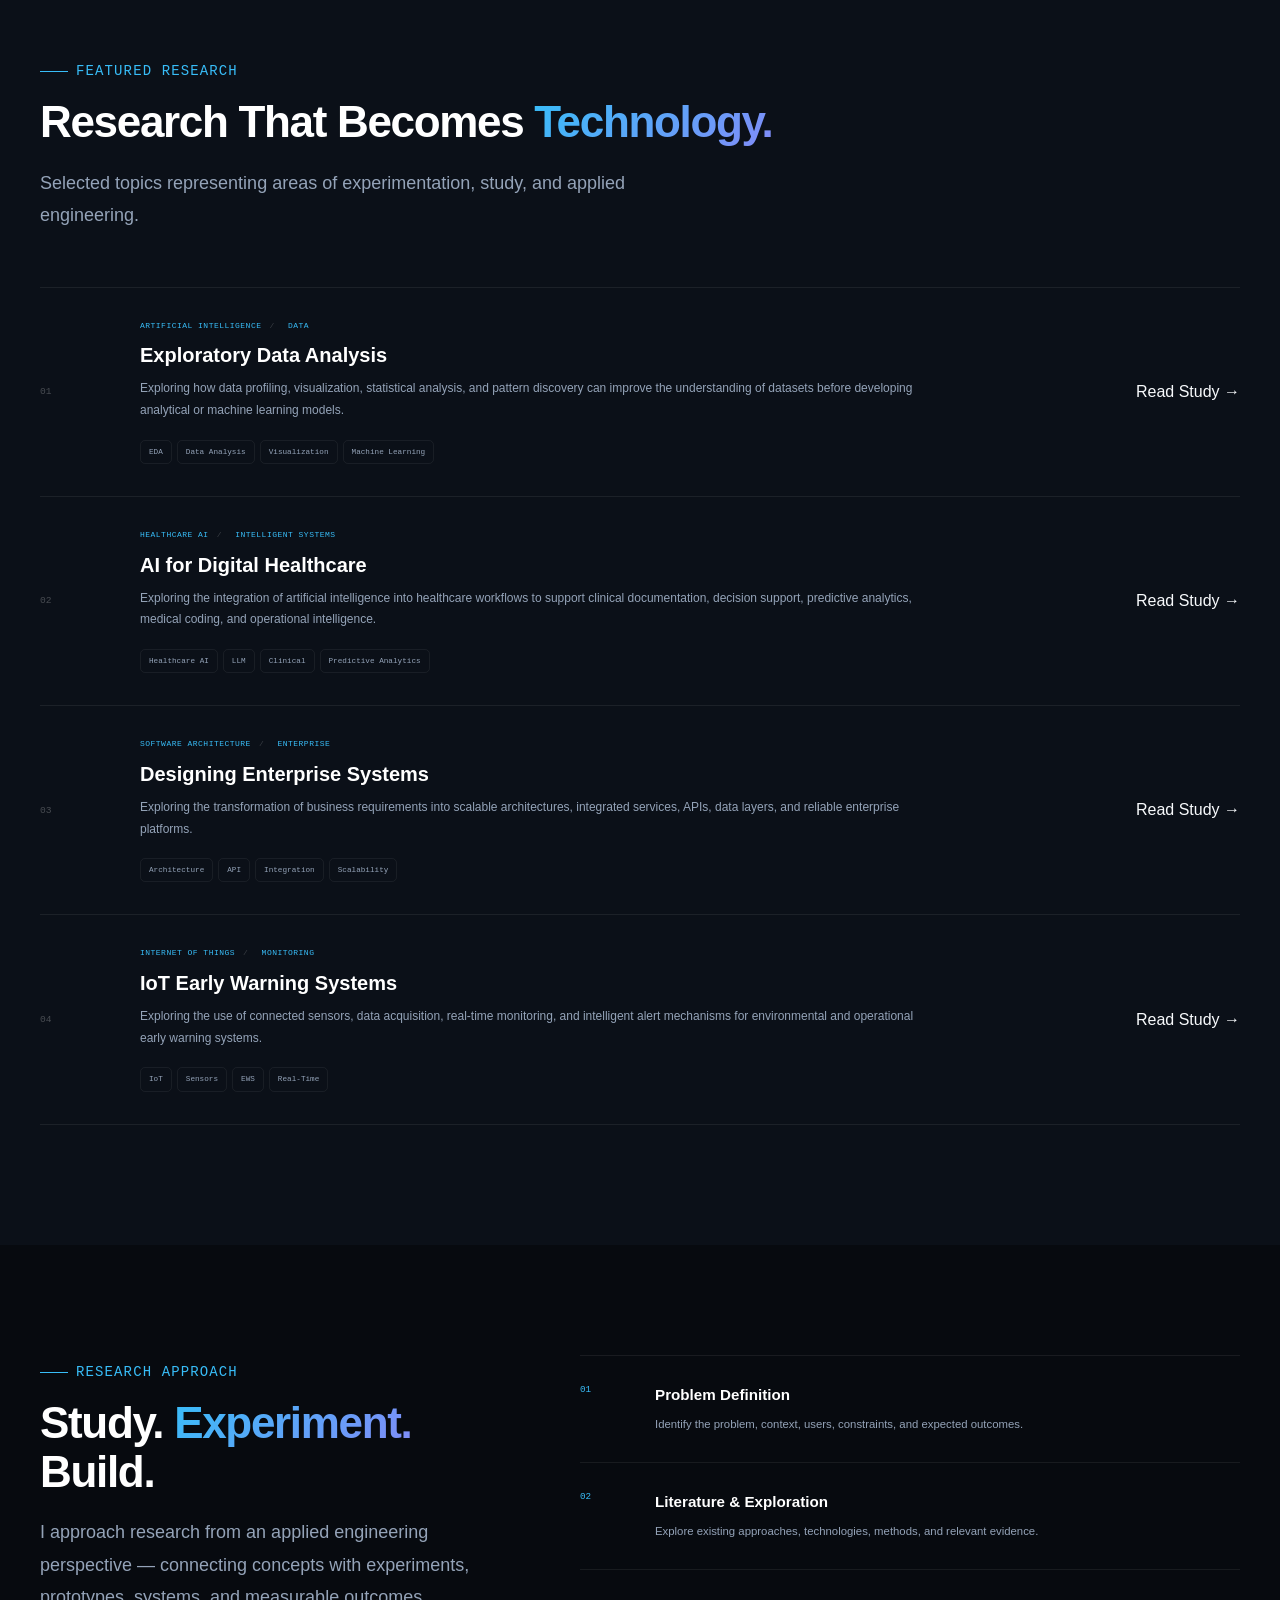
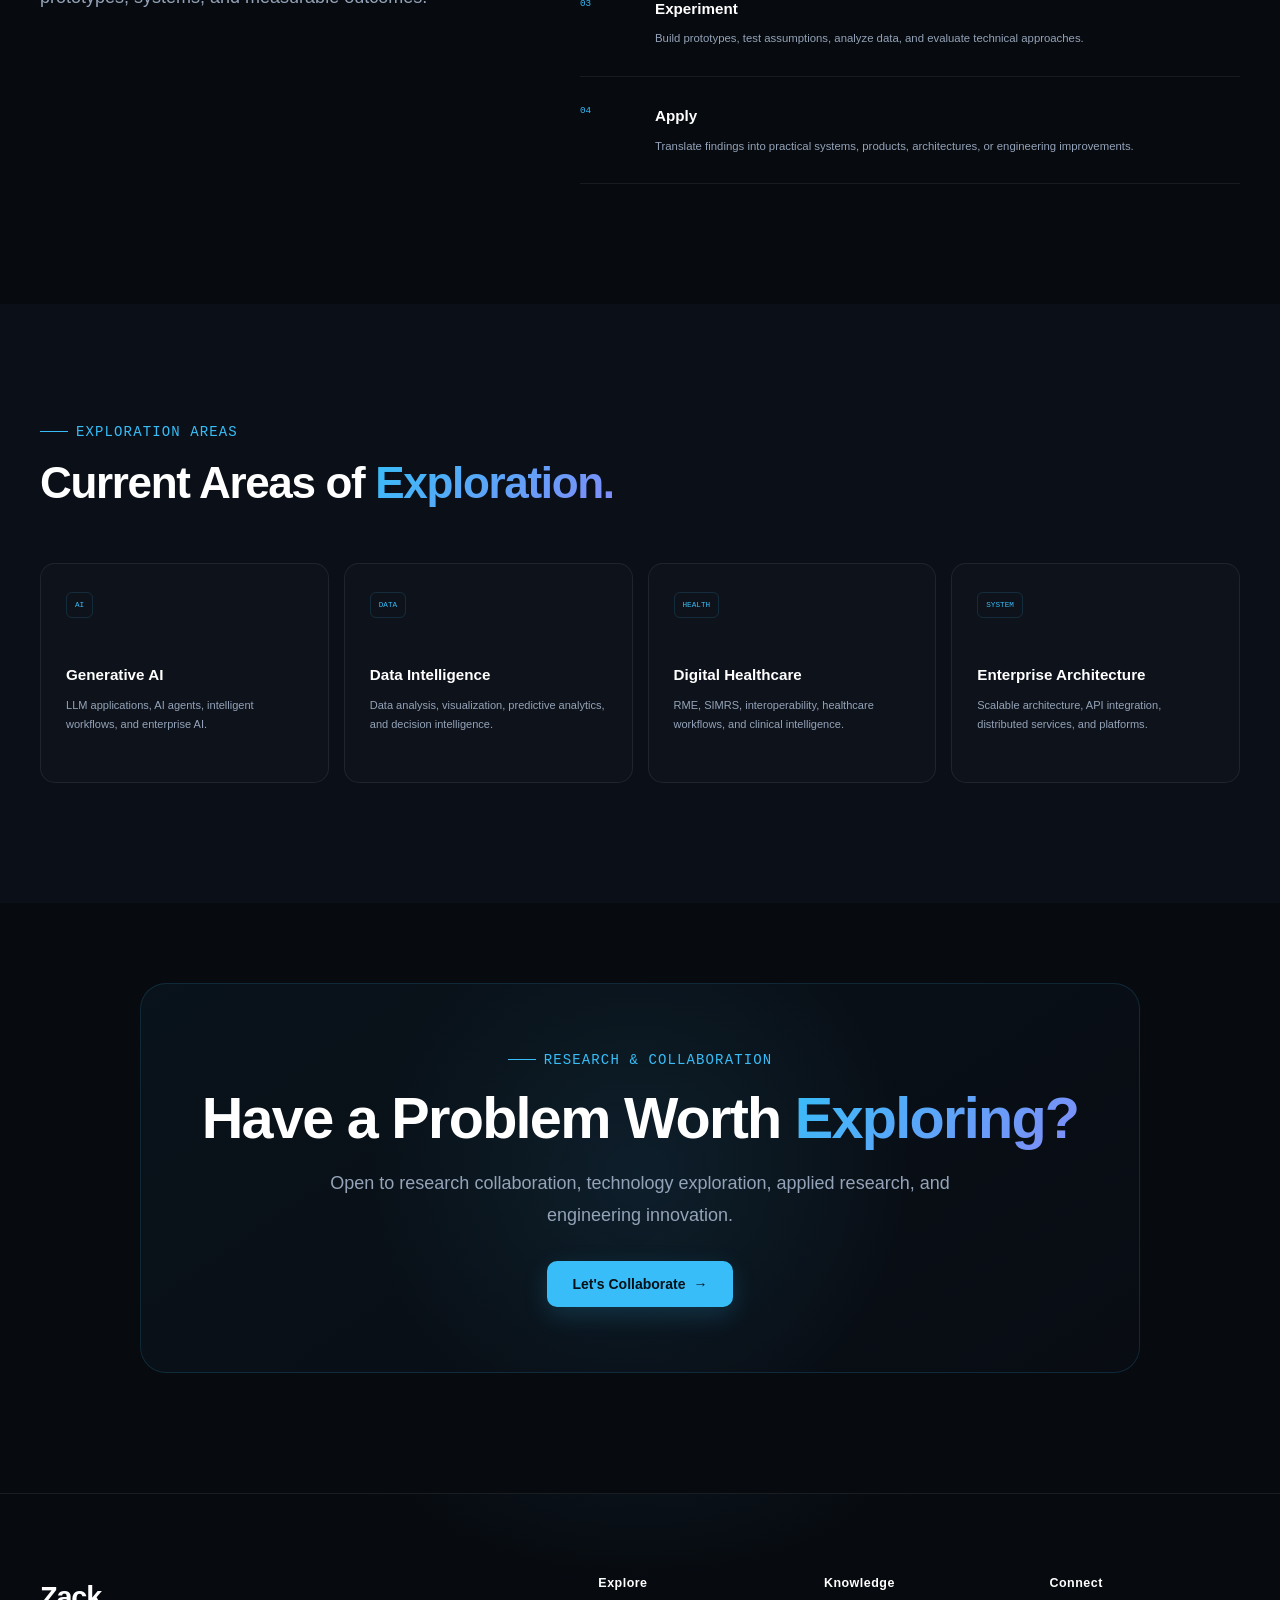
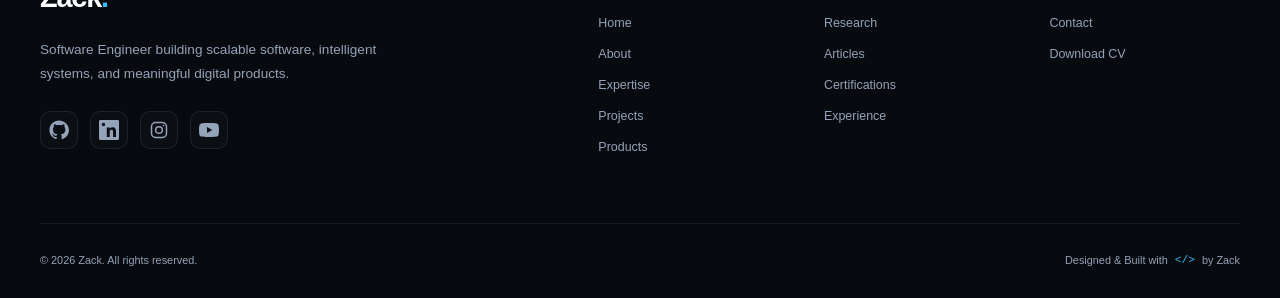
<file: pages/research.html>
<!doctype html>
<html lang="en">
  <head>
    <meta charset="UTF-8" />

    <meta name="viewport" content="width=device-width, initial-scale=1.0" />

    <meta
      name="description"
      content="Research, experiments, and applied technology studies by Zack Prayudha, Software Engineer."
    />

    <meta name="author" content="Zack Prayudha, S.Kom, M.Kom" />

    <title>Research — Zack | Software Engineer</title>

    <!-- =====================================================
         GLOBAL CSS
         ===================================================== -->

    <link rel="stylesheet" href="../assets/css/variables.css" />

    <link rel="stylesheet" href="../assets/css/style.css" />

    <link rel="stylesheet" href="../assets/css/components.css" />

    <link rel="stylesheet" href="../assets/css/animations.css" />

    <link rel="stylesheet" href="../assets/css/responsive.css" />

    <!-- =====================================================
         PAGE CSS
         ===================================================== -->

    <link rel="stylesheet" href="../assets/css/research.css" />
  </head>

  <body>
    <!-- =====================================================
         LOADER
         ===================================================== -->

    <div id="component-loader"></div>

    <!-- =====================================================
         NAVBAR
         ===================================================== -->

    <div id="component-navbar"></div>

    <!-- =====================================================
         MAIN
         ===================================================== -->

    <main>
      <!-- =================================================
             RESEARCH HERO
             ================================================= -->

      <section class="research-page-hero">
        <div class="container">
          <div class="research-hero-content fade-up">
            <span class="section-label"> Research & Exploration </span>

            <h1 class="research-hero-title">
              Exploring Ideas.

              <br />

              Building

              <span class="text-gradient"> What Works. </span>
            </h1>

            <p class="research-hero-description">
              Applied research, experiments, and technical exploration focused
              on software engineering, artificial intelligence, healthcare
              technology, architecture, and connected systems.
            </p>

            <div class="research-hero-actions">
              <a href="#research-list" class="btn btn-primary">
                Explore Research

                <span>↓</span>
              </a>

              <a href="contact.html" class="btn btn-outline">
                Discuss Research
              </a>
            </div>
          </div>
        </div>
      </section>

      <!-- =================================================
             RESEARCH FOCUS
             ================================================= -->

      <section class="section research-focus-section">
        <div class="container">
          <div class="section-header fade-up">
            <span class="section-label"> Research Focus </span>

            <h2 class="section-title">
              Where Technology Meets

              <span class="text-gradient"> Real Problems. </span>
            </h2>

            <p class="section-description">
              My research interests are strongly connected to practical software
              engineering and technology implementation.
            </p>
          </div>

          <div class="research-focus-grid">
            <!-- AI -->

            <article class="research-focus-card fade-up">
              <span class="research-focus-number"> 01 </span>

              <div class="research-focus-icon">AI</div>

              <h3>AI & Intelligent Systems</h3>

              <p>
                Exploring artificial intelligence, generative AI, machine
                learning, predictive analytics, and intelligent decision-support
                systems.
              </p>

              <div class="research-tags">
                <span> AI </span>

                <span> LLM </span>

                <span> ML </span>

                <span> Analytics </span>
              </div>
            </article>

            <!-- Healthcare -->

            <article class="research-focus-card fade-up">
              <span class="research-focus-number"> 02 </span>

              <div class="research-focus-icon">+</div>

              <h3>Healthcare Technology</h3>

              <p>
                Investigating digital healthcare, electronic medical records,
                hospital information systems, healthcare interoperability, and
                healthcare AI.
              </p>

              <div class="research-tags">
                <span> RME </span>

                <span> SIMRS </span>

                <span> FHIR </span>

                <span> Healthcare AI </span>
              </div>
            </article>

            <!-- Architecture -->

            <article class="research-focus-card fade-up">
              <span class="research-focus-number"> 03 </span>

              <div class="research-focus-icon">◈</div>

              <h3>Software Architecture</h3>

              <p>
                Studying scalable software architectures, API ecosystems, system
                integration, distributed services, and enterprise platforms.
              </p>

              <div class="research-tags">
                <span> Architecture </span>

                <span> API </span>

                <span> Integration </span>

                <span> Enterprise </span>
              </div>
            </article>

            <!-- IoT -->

            <article class="research-focus-card fade-up">
              <span class="research-focus-number"> 04 </span>

              <div class="research-focus-icon">IoT</div>

              <h3>IoT & Connected Systems</h3>

              <p>
                Exploring connected devices, sensor networks, monitoring
                platforms, early warning systems, and IoT-based applications.
              </p>

              <div class="research-tags">
                <span> IoT </span>

                <span> Sensors </span>

                <span> Monitoring </span>

                <span> EWS </span>
              </div>
            </article>
          </div>
        </div>
      </section>

      <!-- =================================================
             FEATURED RESEARCH
             ================================================= -->

      <section
        class="section research-list-section section-secondary"
        id="research-list"
      >
        <div class="container">
          <div class="section-header fade-up">
            <span class="section-label"> Featured Research </span>

            <h2 class="section-title">
              Research That Becomes

              <span class="text-gradient"> Technology. </span>
            </h2>

            <p class="section-description">
              Selected topics representing areas of experimentation, study, and
              applied engineering.
            </p>
          </div>

          <div class="research-list">
            <!-- =================================================
                         RESEARCH 01
                         ================================================= -->

            <article class="research-item fade-up">
              <div class="research-item-index">01</div>

              <div class="research-item-content">
                <div class="research-item-meta">
                  <span> Artificial Intelligence </span>

                  <span> Data </span>
                </div>

                <h3>Exploratory Data Analysis</h3>

                <p>
                  Exploring how data profiling, visualization, statistical
                  analysis, and pattern discovery can improve the understanding
                  of datasets before developing analytical or machine learning
                  models.
                </p>

                <div class="research-item-tags">
                  <span> EDA </span>

                  <span> Data Analysis </span>

                  <span> Visualization </span>

                  <span> Machine Learning </span>
                </div>
              </div>

              <div class="research-item-action">
                <a href="articles.html" class="project-link">
                  Read Study

                  <span>→</span>
                </a>
              </div>
            </article>

            <!-- =================================================
                         RESEARCH 02
                         ================================================= -->

            <article class="research-item fade-up">
              <div class="research-item-index">02</div>

              <div class="research-item-content">
                <div class="research-item-meta">
                  <span> Healthcare AI </span>

                  <span> Intelligent Systems </span>
                </div>

                <h3>AI for Digital Healthcare</h3>

                <p>
                  Exploring the integration of artificial intelligence into
                  healthcare workflows to support clinical documentation,
                  decision support, predictive analytics, medical coding, and
                  operational intelligence.
                </p>

                <div class="research-item-tags">
                  <span> Healthcare AI </span>

                  <span> LLM </span>

                  <span> Clinical </span>

                  <span> Predictive Analytics </span>
                </div>
              </div>

              <div class="research-item-action">
                <a href="articles.html" class="project-link">
                  Read Study

                  <span>→</span>
                </a>
              </div>
            </article>

            <!-- =================================================
                         RESEARCH 03
                         ================================================= -->

            <article class="research-item fade-up">
              <div class="research-item-index">03</div>

              <div class="research-item-content">
                <div class="research-item-meta">
                  <span> Software Architecture </span>

                  <span> Enterprise </span>
                </div>

                <h3>Designing Enterprise Systems</h3>

                <p>
                  Exploring the transformation of business requirements into
                  scalable architectures, integrated services, APIs, data
                  layers, and reliable enterprise platforms.
                </p>

                <div class="research-item-tags">
                  <span> Architecture </span>

                  <span> API </span>

                  <span> Integration </span>

                  <span> Scalability </span>
                </div>
              </div>

              <div class="research-item-action">
                <a href="articles.html" class="project-link">
                  Read Study

                  <span>→</span>
                </a>
              </div>
            </article>

            <!-- =================================================
                         RESEARCH 04
                         ================================================= -->

            <article class="research-item fade-up">
              <div class="research-item-index">04</div>

              <div class="research-item-content">
                <div class="research-item-meta">
                  <span> Internet of Things </span>

                  <span> Monitoring </span>
                </div>

                <h3>IoT Early Warning Systems</h3>

                <p>
                  Exploring the use of connected sensors, data acquisition,
                  real-time monitoring, and intelligent alert mechanisms for
                  environmental and operational early warning systems.
                </p>

                <div class="research-item-tags">
                  <span> IoT </span>

                  <span> Sensors </span>

                  <span> EWS </span>

                  <span> Real-Time </span>
                </div>
              </div>

              <div class="research-item-action">
                <a href="articles.html" class="project-link">
                  Read Study

                  <span>→</span>
                </a>
              </div>
            </article>
          </div>
        </div>
      </section>

      <!-- =================================================
             RESEARCH APPROACH
             ================================================= -->

      <section class="section research-method-section">
        <div class="container">
          <div class="research-method-layout">
            <div class="research-method-heading fade-up">
              <span class="section-label"> Research Approach </span>

              <h2 class="section-title">
                Study.

                <span class="text-gradient"> Experiment. </span>

                Build.
              </h2>

              <p class="section-description">
                I approach research from an applied engineering perspective —
                connecting concepts with experiments, prototypes, systems, and
                measurable outcomes.
              </p>
            </div>

            <div class="research-method-list">
              <div class="research-method-item fade-up">
                <span> 01 </span>

                <div>
                  <h3>Problem Definition</h3>

                  <p>
                    Identify the problem, context, users, constraints, and
                    expected outcomes.
                  </p>
                </div>
              </div>

              <div class="research-method-item fade-up">
                <span> 02 </span>

                <div>
                  <h3>Literature & Exploration</h3>

                  <p>
                    Explore existing approaches, technologies, methods, and
                    relevant evidence.
                  </p>
                </div>
              </div>

              <div class="research-method-item fade-up">
                <span> 03 </span>

                <div>
                  <h3>Experiment</h3>

                  <p>
                    Build prototypes, test assumptions, analyze data, and
                    evaluate technical approaches.
                  </p>
                </div>
              </div>

              <div class="research-method-item fade-up">
                <span> 04 </span>

                <div>
                  <h3>Apply</h3>

                  <p>
                    Translate findings into practical systems, products,
                    architectures, or engineering improvements.
                  </p>
                </div>
              </div>
            </div>
          </div>
        </div>
      </section>

      <!-- =================================================
             RESEARCH AREAS
             ================================================= -->

      <section class="section research-areas-section section-secondary">
        <div class="container">
          <div class="section-header fade-up">
            <span class="section-label"> Exploration Areas </span>

            <h2 class="section-title">
              Current Areas of

              <span class="text-gradient"> Exploration. </span>
            </h2>
          </div>

          <div class="research-area-grid">
            <div class="research-area-card fade-up">
              <span> AI </span>

              <h3>Generative AI</h3>

              <p>
                LLM applications, AI agents, intelligent workflows, and
                enterprise AI.
              </p>
            </div>

            <div class="research-area-card fade-up">
              <span> DATA </span>

              <h3>Data Intelligence</h3>

              <p>
                Data analysis, visualization, predictive analytics, and decision
                intelligence.
              </p>
            </div>

            <div class="research-area-card fade-up">
              <span> HEALTH </span>

              <h3>Digital Healthcare</h3>

              <p>
                RME, SIMRS, interoperability, healthcare workflows, and clinical
                intelligence.
              </p>
            </div>

            <div class="research-area-card fade-up">
              <span> SYSTEM </span>

              <h3>Enterprise Architecture</h3>

              <p>
                Scalable architecture, API integration, distributed services,
                and platforms.
              </p>
            </div>
          </div>
        </div>
      </section>

      <!-- =================================================
             CTA
             ================================================= -->

      <section class="section research-page-cta">
        <div class="container">
          <div class="research-page-cta-inner fade-up">
            <span class="section-label"> Research & Collaboration </span>

            <h2 class="section-title">
              Have a Problem Worth

              <span class="text-gradient"> Exploring? </span>
            </h2>

            <p class="section-description">
              Open to research collaboration, technology exploration, applied
              research, and engineering innovation.
            </p>

            <a href="contact.html" class="btn btn-primary">
              Let's Collaborate

              <span>→</span>
            </a>
          </div>
        </div>
      </section>
    </main>

    <!-- =====================================================
         FOOTER
         ===================================================== -->

    <div id="component-footer"></div>

    <!-- =====================================================
         JAVASCRIPT
         ===================================================== -->

    <script src="../assets/js/navbar.js"></script>

    <script src="../assets/js/animation.js"></script>

    <script src="../assets/js/counter.js"></script>

    <script src="../assets/js/image-skeleton.js"></script>

    <script src="../assets/js/app.js"></script>
  </body>
</html>
</file>
<file: assets/css/variables.css>
/* =========================================================
   ZACK PORTFOLIO
   Design System / Variables
   ========================================================= */

:root {
  /* =========================
       Colors
       ========================= */

  --color-bg: #070a0f;
  --color-bg-secondary: #0b1018;
  --color-bg-tertiary: #101722;

  --color-surface: #111821;
  --color-surface-hover: #151f2c;

  --color-primary: #38bdf8;
  --color-primary-hover: #60d5ff;

  --color-secondary: #818cf8;
  --color-accent: #22d3ee;

  --color-success: #34d399;
  --color-warning: #fbbf24;
  --color-danger: #f87171;

  --color-white: #ffffff;
  --color-text: #f8fafc;
  --color-text-secondary: #cbd5e1;
  --color-text-muted: #94a3b8;

  --color-border: rgba(255, 255, 255, 0.08);
  --color-border-hover: rgba(56, 189, 248, 0.3);

  /* =========================
       Gradients
       ========================= */

  --gradient-primary: linear-gradient(135deg, #38bdf8 0%, #818cf8 100%);

  --gradient-dark: linear-gradient(180deg, #070a0f 0%, #0b1018 100%);

  --gradient-glow: radial-gradient(
    circle,
    rgba(56, 189, 248, 0.14) 0%,
    rgba(56, 189, 248, 0) 70%
  );

  /* =========================
       Typography
       ========================= */

  --font-primary:
    "Inter", -apple-system, BlinkMacSystemFont, "Segoe UI", sans-serif;

  --font-heading:
    "Space Grotesk", "Inter", -apple-system, BlinkMacSystemFont, sans-serif;

  --font-mono: "SFMono-Regular", Consolas, "Liberation Mono", monospace;

  --font-size-xs: 0.75rem;
  --font-size-sm: 0.875rem;
  --font-size-md: 1rem;
  --font-size-lg: 1.125rem;
  --font-size-xl: 1.25rem;
  --font-size-2xl: 1.5rem;
  --font-size-3xl: 2rem;
  --font-size-4xl: 2.75rem;
  --font-size-5xl: 3.5rem;
  --font-size-6xl: 4.5rem;

  --line-height-tight: 1.1;
  --line-height-normal: 1.6;
  --line-height-relaxed: 1.8;

  /* =========================
       Layout
       ========================= */

  --container-width: 1200px;
  --container-wide: 1400px;

  --section-padding: 120px;
  --section-padding-mobile: 80px;

  --header-height: 80px;

  /* =========================
       Spacing
       ========================= */

  --space-1: 0.25rem;
  --space-2: 0.5rem;
  --space-3: 0.75rem;
  --space-4: 1rem;
  --space-5: 1.25rem;
  --space-6: 1.5rem;
  --space-8: 2rem;
  --space-10: 2.5rem;
  --space-12: 3rem;
  --space-16: 4rem;
  --space-20: 5rem;
  --space-24: 6rem;

  /* =========================
       Border Radius
       ========================= */

  --radius-sm: 6px;
  --radius-md: 10px;
  --radius-lg: 16px;
  --radius-xl: 24px;
  --radius-full: 9999px;

  /* =========================
       Shadows
       ========================= */

  --shadow-sm: 0 4px 12px rgba(0, 0, 0, 0.2);

  --shadow-md: 0 10px 30px rgba(0, 0, 0, 0.3);

  --shadow-lg: 0 20px 60px rgba(0, 0, 0, 0.4);

  --shadow-glow: 0 0 40px rgba(56, 189, 248, 0.12);

  /* =========================
       Transitions
       ========================= */

  --transition-fast: 150ms ease;
  --transition-normal: 300ms ease;
  --transition-slow: 500ms ease;

  /* =========================
       Z Index
       ========================= */

  --z-base: 1;
  --z-dropdown: 100;
  --z-sticky: 500;
  --z-modal: 1000;
  --z-loader: 2000;
}
</file>
<file: assets/css/style.css>
/* =========================================================
   ZACK PORTFOLIO
   Global Styles
   ========================================================= */

*,
*::before,
*::after {
  box-sizing: border-box;
  margin: 0;
  padding: 0;
}

html {
  scroll-behavior: smooth;
  font-size: 16px;
}

body {
  min-height: 100vh;

  background: var(--color-bg);
  color: var(--color-text);

  font-family: var(--font-primary);
  font-size: var(--font-size-md);
  line-height: var(--line-height-normal);

  overflow-x: hidden;

  -webkit-font-smoothing: antialiased;
  text-rendering: optimizeLegibility;
}

body.menu-open {
  overflow: hidden;
}

a {
  color: inherit;
  text-decoration: none;
}

button,
input,
textarea,
select {
  font: inherit;
}

button {
  border: 0;
  background: none;
  cursor: pointer;
}

img {
  display: block;
  max-width: 100%;
  height: auto;
}

ul,
ol {
  list-style: none;
}

/* =========================
   Selection
   ========================= */

::selection {
  background: var(--color-primary);
  color: var(--color-bg);
}

/* =========================
   Scrollbar
   ========================= */

::-webkit-scrollbar {
  width: 8px;
}

::-webkit-scrollbar-track {
  background: var(--color-bg);
}

::-webkit-scrollbar-thumb {
  background: #263241;
  border-radius: var(--radius-full);
}

::-webkit-scrollbar-thumb:hover {
  background: var(--color-primary);
}

/* =========================
   Container
   ========================= */

.container {
  width: min(calc(100% - 40px), var(--container-width));

  margin-inline: auto;
}
.container-wide {
  width: min(calc(100% - 40px), var(--container-wide));

  margin-inline: auto;
}

/* =========================
   Sections
   ========================= */

.section {
  position: relative;
  padding-block: var(--section-padding);
}

.section-dark {
  background: var(--color-bg);
}

.section-secondary {
  background: var(--color-bg-secondary);
}

/* =========================
   Section Header
   ========================= */

.section-header {
  max-width: 760px;
  margin-bottom: var(--space-12);
}

.section-label {
  display: inline-flex;
  align-items: center;
  gap: var(--space-2);

  margin-bottom: var(--space-4);

  color: var(--color-primary);

  font-family: var(--font-mono);
  font-size: var(--font-size-sm);
  font-weight: 500;

  letter-spacing: 0.08em;
  text-transform: uppercase;
}

.section-label::before {
  content: "";

  width: 28px;
  height: 1px;

  background: var(--color-primary);
}

.section-title {
  margin-bottom: var(--space-5);

  color: var(--color-white);

  font-family: var(--font-heading);
  font-size: clamp(2rem, 4vw, var(--font-size-4xl));

  font-weight: 700;
  line-height: var(--line-height-tight);
  letter-spacing: -0.03em;
}

.section-description {
  max-width: 650px;

  color: var(--color-text-muted);

  font-size: var(--font-size-lg);
  line-height: var(--line-height-relaxed);
}

/* =========================
   Text Utilities
   ========================= */

.text-primary {
  color: var(--color-primary);
}

.text-secondary {
  color: var(--color-text-secondary);
}

.text-muted {
  color: var(--color-text-muted);
}

.text-gradient {
  color: transparent;

  background: var(--gradient-primary);
  background-clip: text;
  -webkit-background-clip: text;
}

/* =========================
   Grid
   ========================= */

.grid {
  display: grid;
}

.grid-2 {
  grid-template-columns: repeat(2, minmax(0, 1fr));
}

.grid-3 {
  grid-template-columns: repeat(3, minmax(0, 1fr));
}

.grid-4 {
  grid-template-columns: repeat(4, minmax(0, 1fr));
}

/* =========================
   Accessibility
   ========================= */

.sr-only {
  position: absolute;

  width: 1px;
  height: 1px;

  padding: 0;
  margin: -1px;

  overflow: hidden;

  clip: rect(0, 0, 0, 0);

  white-space: nowrap;
  border: 0;
}

:focus-visible {
  outline: 2px solid var(--color-primary);
  outline-offset: 4px;
}
/* =========================================================
   HERO SCROLL INDICATOR
   ========================================================= */

.hero-scroll {
  position: absolute;

  left: 50%;
  bottom: 30px;

  transform: translateX(-50%);

  display: flex;
  flex-direction: column;
  align-items: center;
  gap: 8px;

  color: var(--color-text-muted);

  transition:
    color var(--transition-normal),
    transform var(--transition-normal);
}

.hero-scroll:hover {
  color: var(--color-primary);

  transform: translateX(-50%) translateY(-3px);
}

.hero-scroll-line {
  width: 1px;
  height: 32px;

  background: linear-gradient(to bottom, var(--color-primary), transparent);
}

.hero-scroll-arrow {
  font-size: 18px;
  line-height: 1;

  animation: scrollArrow 1.8s ease-in-out infinite;
}

@keyframes scrollArrow {
  0%,
  100% {
    transform: translateY(0);
    opacity: 0.6;
  }

  50% {
    transform: translateY(5px);
    opacity: 1;
  }
}

/* =========================================================
   AI ENGINEERING
   ========================================================= */

.ai-section {
  position: relative;
  overflow: hidden;
}

.ai-section::before {
  content: "";

  position: absolute;

  width: 700px;
  height: 700px;

  top: 50%;
  right: -300px;

  transform: translateY(-50%);

  background: radial-gradient(
    circle,
    rgba(56, 189, 248, 0.08) 0%,
    rgba(129, 140, 248, 0.04) 35%,
    transparent 70%
  );

  pointer-events: none;
}

.ai-showcase {
  position: relative;

  display: grid;

  grid-template-columns:
    minmax(0, 1fr)
    minmax(420px, 0.9fr);

  align-items: center;

  gap: 80px;

  min-height: 560px;
}

/* =========================================================
   AI CONTENT
   ========================================================= */

.ai-content {
  position: relative;

  max-width: 650px;

  z-index: 2;
}

.ai-content .section-title {
  margin-bottom: var(--space-6);

  font-size: clamp(2.4rem, 5vw, 4rem);
}

.ai-content .section-description {
  margin-bottom: var(--space-8);
}

/* =========================================================
   AI CAPABILITIES
   ========================================================= */

.ai-capabilities {
  display: grid;

  grid-template-columns: repeat(2, minmax(0, 1fr));

  gap: 12px;

  margin-bottom: var(--space-8);
}

.ai-capability {
  position: relative;

  display: flex;
  align-items: center;

  gap: 14px;

  min-height: 58px;

  padding: 12px 16px;

  border: 1px solid var(--color-border);
  border-radius: var(--radius-md);

  background: rgba(255, 255, 255, 0.02);

  transition:
    transform var(--transition-normal),
    border-color var(--transition-normal),
    background var(--transition-normal);
}

.ai-capability:hover {
  transform: translateX(5px);

  border-color: var(--color-border-hover);

  background: rgba(56, 189, 248, 0.04);
}

.ai-capability > span {
  display: inline-flex;

  align-items: center;
  justify-content: center;

  width: 30px;

  color: var(--color-primary);

  font-family: var(--font-mono);

  font-size: 0.7rem;
  font-weight: 600;
}

.ai-capability strong {
  color: var(--color-text);

  font-size: var(--font-size-sm);
  font-weight: 600;
}

/* =========================================================
   AI VISUAL
   ========================================================= */

.ai-visual {
  position: relative;

  width: 100%;
  min-height: 500px;

  display: flex;
  align-items: center;
  justify-content: center;

  z-index: 1;
}

.ai-orbit {
  position: relative;

  width: 430px;
  height: 430px;

  display: flex;
  align-items: center;
  justify-content: center;
}

/* =========================================================
   ORBIT RINGS
   ========================================================= */

.ai-orbit::before,
.ai-orbit::after {
  content: "";

  position: absolute;

  inset: 45px;

  border: 1px solid rgba(56, 189, 248, 0.12);

  border-radius: 50%;
}

.ai-orbit::after {
  inset: 95px;

  border-color: rgba(129, 140, 248, 0.14);
}

/* =========================================================
   CENTRAL AI NODE
   ========================================================= */

.ai-node {
  position: absolute;

  display: flex;

  align-items: center;
  justify-content: center;

  border: 1px solid rgba(56, 189, 248, 0.2);

  background: rgba(17, 24, 33, 0.9);

  backdrop-filter: blur(12px);
  -webkit-backdrop-filter: blur(12px);

  box-shadow: 0 10px 30px rgba(0, 0, 0, 0.35);

  color: var(--color-text);

  font-family: var(--font-mono);

  font-size: 0.75rem;
  font-weight: 600;

  letter-spacing: 0.04em;

  border-radius: var(--radius-full);

  z-index: 3;
}

.ai-node-main {
  width: 112px;
  height: 112px;

  color: var(--color-primary);

  border-color: rgba(56, 189, 248, 0.4);

  background: radial-gradient(
    circle,
    rgba(56, 189, 248, 0.14),
    rgba(17, 24, 33, 0.95)
  );

  box-shadow: 0 0 50px rgba(56, 189, 248, 0.12);
}

/* =========================================================
   ORBIT NODES
   ========================================================= */

.ai-node-1 {
  width: 70px;
  height: 70px;

  top: 28px;
  left: 50%;

  transform: translateX(-50%);
}

.ai-node-2 {
  width: 70px;
  height: 70px;

  right: 30px;
  top: 50%;

  transform: translateY(-50%);
}

.ai-node-3 {
  width: 70px;
  height: 70px;

  bottom: 28px;
  left: 50%;

  transform: translateX(-50%);
}

.ai-node-4 {
  width: 70px;
  height: 70px;

  left: 30px;
  top: 50%;

  transform: translateY(-50%);
}

/* =========================================================
   NODE GLOW
   ========================================================= */

.ai-node-1,
.ai-node-2,
.ai-node-3,
.ai-node-4 {
  animation: aiNodePulse 3s ease-in-out infinite;
}

.ai-node-2 {
  animation-delay: 0.5s;
}

.ai-node-3 {
  animation-delay: 1s;
}

.ai-node-4 {
  animation-delay: 1.5s;
}

@keyframes aiNodePulse {
  0%,
  100% {
    box-shadow: 0 0 0 rgba(56, 189, 248, 0);
  }

  50% {
    box-shadow: 0 0 25px rgba(56, 189, 248, 0.12);
  }
}

/* =========================================================
   AI CONNECTION LINES
   ========================================================= */

.ai-orbit {
  --line-color: rgba(56, 189, 248, 0.12);
}

.ai-orbit .ai-node-main::before {
  content: "";

  position: absolute;

  width: 200px;
  height: 1px;

  background: linear-gradient(
    90deg,
    transparent,
    var(--line-color),
    transparent
  );

  transform: rotate(0deg);

  z-index: -1;
}

.ai-orbit .ai-node-main::after {
  content: "";

  position: absolute;

  width: 1px;
  height: 200px;

  background: linear-gradient(
    180deg,
    transparent,
    var(--line-color),
    transparent
  );

  z-index: -1;
}

/* =========================================================
   AI BUTTON
   ========================================================= */

.ai-content .btn {
  margin-top: 4px;
}

/* =========================================================
   SYSTEM ARCHITECTURE
   ========================================================= */

.architecture-section {
  position: relative;
  overflow: hidden;
}

/* Subtle background glow */

.architecture-section::before {
  content: "";

  position: absolute;

  width: 650px;
  height: 650px;

  top: 50%;
  left: 50%;

  transform: translate(-50%, -50%);

  background: radial-gradient(
    circle,
    rgba(56, 189, 248, 0.055),
    rgba(129, 140, 248, 0.025) 35%,
    transparent 70%
  );

  pointer-events: none;
}

.architecture-section .container {
  position: relative;
  z-index: 1;
}

/* =========================================================
   ARCHITECTURE DIAGRAM
   ========================================================= */

.architecture-diagram {
  position: relative;

  width: 100%;
  max-width: 1000px;

  margin-inline: auto;
  margin-top: 60px;

  padding: 40px;

  border: 1px solid var(--color-border);
  border-radius: var(--radius-xl);

  background: linear-gradient(
    180deg,
    rgba(255, 255, 255, 0.025),
    rgba(255, 255, 255, 0.01)
  );

  box-shadow: 0 30px 80px rgba(0, 0, 0, 0.25);

  overflow: hidden;
}

/* Technical grid */

.architecture-diagram::before {
  content: "";

  position: absolute;

  inset: 0;

  background-image:
    linear-gradient(rgba(255, 255, 255, 0.025) 1px, transparent 1px),
    linear-gradient(90deg, rgba(255, 255, 255, 0.025) 1px, transparent 1px);

  background-size: 32px 32px;

  mask-image: linear-gradient(to bottom, black, transparent);

  pointer-events: none;
}

/* =========================================================
   ARCHITECTURE LAYER
   ========================================================= */

.architecture-layer {
  position: relative;

  display: flex;
  align-items: center;
  justify-content: center;

  gap: 18px;

  min-height: 100px;

  padding: 26px 30px;

  border: 1px solid rgba(255, 255, 255, 0.06);

  border-radius: var(--radius-lg);

  background: rgba(7, 10, 15, 0.68);

  backdrop-filter: blur(10px);
  -webkit-backdrop-filter: blur(10px);

  z-index: 2;

  transition:
    border-color var(--transition-normal),
    background var(--transition-normal),
    transform var(--transition-normal);
}

.architecture-layer:hover {
  border-color: rgba(56, 189, 248, 0.18);

  background: rgba(17, 24, 33, 0.8);

  transform: translateY(-2px);
}

/* =========================================================
   LAYER LABEL
   ========================================================= */

.architecture-label {
  position: absolute;

  top: 10px;
  left: 16px;

  color: var(--color-primary);

  font-family: var(--font-mono);

  font-size: 0.65rem;
  font-weight: 600;

  letter-spacing: 0.12em;

  opacity: 0.75;
}

/* =========================================================
   ARCHITECTURE NODE
   ========================================================= */

.architecture-node {
  position: relative;

  display: flex;
  align-items: center;
  justify-content: center;

  min-width: 150px;
  min-height: 52px;

  padding: 12px 20px;

  border: 1px solid rgba(255, 255, 255, 0.09);

  border-radius: var(--radius-md);

  color: var(--color-text-secondary);

  background: linear-gradient(
    135deg,
    rgba(255, 255, 255, 0.045),
    rgba(255, 255, 255, 0.015)
  );

  font-family: var(--font-mono);

  font-size: 0.8rem;
  font-weight: 500;

  text-align: center;

  box-shadow: inset 0 1px 0 rgba(255, 255, 255, 0.025);

  transition:
    color var(--transition-normal),
    border-color var(--transition-normal),
    background var(--transition-normal),
    transform var(--transition-normal),
    box-shadow var(--transition-normal);
}

.architecture-node:hover {
  color: var(--color-white);

  border-color: rgba(56, 189, 248, 0.3);

  background: rgba(56, 189, 248, 0.055);

  transform: translateY(-3px);

  box-shadow: 0 10px 30px rgba(0, 0, 0, 0.25);
}

/* =========================================================
   AI NODE
   ========================================================= */

.architecture-node-ai {
  color: var(--color-primary);

  border-color: rgba(56, 189, 248, 0.3);

  background: linear-gradient(
    135deg,
    rgba(56, 189, 248, 0.1),
    rgba(129, 140, 248, 0.06)
  );

  box-shadow: 0 0 30px rgba(56, 189, 248, 0.08);
}

.architecture-node-ai::before {
  content: "";

  position: absolute;

  inset: -1px;

  border-radius: inherit;

  border: 1px solid rgba(56, 189, 248, 0.12);

  animation: architecturePulse 3s ease-in-out infinite;

  pointer-events: none;
}

@keyframes architecturePulse {
  0%,
  100% {
    opacity: 0.25;
    transform: scale(1);
  }

  50% {
    opacity: 0.8;
    transform: scale(1.04);
  }
}

/* =========================================================
   CONNECTOR
   ========================================================= */

.architecture-connector {
  position: relative;

  display: flex;
  align-items: center;
  justify-content: center;

  height: 58px;

  color: var(--color-primary);

  font-family: var(--font-mono);

  font-size: 22px;

  opacity: 0.7;

  z-index: 1;
}

/* Connector line */

.architecture-connector::before {
  content: "";

  position: absolute;

  top: 0;
  left: 50%;

  width: 1px;
  height: 100%;

  transform: translateX(-50%);

  background: linear-gradient(
    to bottom,
    transparent,
    rgba(56, 189, 248, 0.35),
    transparent
  );
}

/* Keep arrow above line */

.architecture-connector {
  isolation: isolate;
}

.architecture-connector::after {
  content: "";

  position: absolute;

  width: 7px;
  height: 7px;

  left: 50%;
  top: 50%;

  transform: translate(-50%, -50%) rotate(45deg);

  border-right: 1px solid var(--color-primary);

  border-bottom: 1px solid var(--color-primary);

  background: var(--color-bg-secondary);

  z-index: 2;
}

/* =========================================================
   LAYER COLOR ACCENTS
   ========================================================= */

.architecture-layer:nth-of-type(1) {
  border-color: rgba(129, 140, 248, 0.12);
}

.architecture-layer:nth-of-type(3) {
  border-color: rgba(56, 189, 248, 0.12);
}

.architecture-layer:nth-of-type(5) {
  border-color: rgba(34, 211, 238, 0.12);
}

.architecture-layer:nth-of-type(7) {
  border-color: rgba(52, 211, 153, 0.12);
}

/* =========================================================
   PRODUCTS
   ========================================================= */

.products-section {
  position: relative;
  overflow: hidden;
}

.products-section::before {
  content: "";

  position: absolute;

  width: 700px;
  height: 700px;

  right: -350px;
  top: 50%;

  transform: translateY(-50%);

  background: radial-gradient(
    circle,
    rgba(129, 140, 248, 0.07),
    transparent 70%
  );

  pointer-events: none;
}

.products-section .container {
  position: relative;
  z-index: 1;
}

/* =========================================================
   PRODUCTS GRID
   ========================================================= */

.products-grid {
  gap: 24px;

  margin-top: 50px;
}

/* =========================================================
   PRODUCT CARD
   ========================================================= */

.product-card {
  display: flex;
  flex-direction: column;

  height: 100%;

  padding: 0;

  overflow: hidden;

  border-radius: var(--radius-xl);

  background: linear-gradient(
    145deg,
    rgba(17, 24, 33, 0.95),
    rgba(11, 16, 24, 0.95)
  );
}

/* =========================================================
   PRODUCT IMAGE
   ========================================================= */

.product-image {
  position: relative;

  width: 100%;

  aspect-ratio: 16 / 10;

  overflow: hidden;

  background: var(--color-bg-tertiary);

  border-bottom: 1px solid var(--color-border);
}

.product-image::after {
  content: "";

  position: absolute;

  inset: 0;

  background: linear-gradient(
    to bottom,
    transparent 45%,
    rgba(7, 10, 15, 0.28) 100%
  );

  pointer-events: none;
}

.product-image img {
  width: 100%;
  height: 100%;

  object-fit: cover;

  transition:
    transform 600ms ease,
    filter 600ms ease;
}

.product-card:hover .product-image img {
  transform: scale(1.05);

  filter: brightness(1.08);
}

/* =========================================================
   PRODUCT CONTENT
   ========================================================= */

.product-content {
  display: flex;
  flex-direction: column;

  flex: 1;

  padding: 26px 26px 28px;
}

.product-category {
  display: inline-flex;
  align-self: flex-start;

  margin-bottom: 12px;

  color: var(--color-primary);

  font-family: var(--font-mono);

  font-size: 0.68rem;
  font-weight: 600;

  letter-spacing: 0.08em;
  text-transform: uppercase;
}

.product-title {
  margin-bottom: 10px;

  color: var(--color-white);

  font-family: var(--font-heading);

  font-size: 1.45rem;
  font-weight: 600;

  line-height: 1.2;

  letter-spacing: -0.02em;
}

.product-description {
  max-width: 420px;

  margin-bottom: 22px;

  color: var(--color-text-muted);

  font-size: 0.9rem;

  line-height: 1.7;
}

/* =========================================================
   PRODUCT LINK
   ========================================================= */

.product-content .project-link {
  display: inline-flex;
  align-items: center;
  gap: 8px;

  width: fit-content;

  margin-top: auto;

  color: var(--color-text-secondary);

  font-size: 0.85rem;
  font-weight: 600;

  transition:
    color var(--transition-normal),
    gap var(--transition-normal);
}

.product-content .project-link:hover {
  gap: 13px;

  color: var(--color-primary);
}

/* =========================================================
   PRODUCT CARD ACCENT
   ========================================================= */

.product-card::before {
  content: "";

  position: absolute;

  width: 100%;
  height: 1px;

  top: 0;
  left: 0;

  background: linear-gradient(
    90deg,
    transparent,
    rgba(56, 189, 248, 0.4),
    transparent
  );

  opacity: 0;

  transition: opacity var(--transition-normal);
}

.product-card:hover::before {
  opacity: 1;
}

/* =========================================================
   SECTION ACTION
   ========================================================= */

.section-action {
  display: flex;

  justify-content: center;

  margin-top: 50px;
}

/* =========================================================
   HERO SECTION
   ========================================================= */

.hero {
  position: relative;

  min-height: calc(100vh - var(--header-height));

  display: flex;
  align-items: center;

  padding-top: 80px;
  padding-bottom: 100px;

  overflow: hidden;

  background:
    radial-gradient(
      circle at 75% 45%,
      rgba(56, 189, 248, 0.045),
      transparent 35%
    ),
    var(--color-bg);
}

/* =========================================================
   HERO BACKGROUND
   ========================================================= */

.hero-background {
  position: absolute;

  inset: 0;

  overflow: hidden;

  pointer-events: none;

  z-index: 0;
}

/* Technical grid */

.hero-grid {
  position: absolute;

  inset: 0;

  background-image:
    linear-gradient(rgba(255, 255, 255, 0.025) 1px, transparent 1px),
    linear-gradient(90deg, rgba(255, 255, 255, 0.025) 1px, transparent 1px);

  background-size: 60px 60px;

  mask-image: linear-gradient(to bottom, rgba(0, 0, 0, 0.8), transparent 90%);

  -webkit-mask-image: linear-gradient(
    to bottom,
    rgba(0, 0, 0, 0.8),
    transparent 90%
  );
}

/* Hero glow */

.hero-glow {
  position: absolute;

  border-radius: 50%;

  filter: blur(10px);

  pointer-events: none;
}

.hero-glow-1 {
  width: 600px;
  height: 600px;

  top: -250px;
  right: -150px;

  background: radial-gradient(
    circle,
    rgba(56, 189, 248, 0.08),
    transparent 70%
  );
}

.hero-glow-2 {
  width: 500px;
  height: 500px;

  bottom: -250px;
  left: -200px;

  background: radial-gradient(
    circle,
    rgba(129, 140, 248, 0.06),
    transparent 70%
  );
}

/* =========================================================
   HERO CONTAINER
   ========================================================= */

.hero-container {
  position: relative;

  width: 100%;
  max-width: var(--container-width);

  margin-inline: auto;

  display: grid;

  grid-template-columns:
    minmax(0, 1.05fr)
    minmax(360px, 0.95fr);

  align-items: center;

  gap: 60px;

  z-index: 2;
}

/* =========================================================
   HERO CONTENT
   ========================================================= */

.hero-content {
  position: relative;

  max-width: 700px;

  z-index: 3;
}

/* =========================================================
   HERO STATUS
   ========================================================= */

.hero-status {
  display: inline-flex;

  align-items: center;

  gap: 10px;

  margin-bottom: 24px;

  padding: 7px 13px;

  border: 1px solid rgba(56, 189, 248, 0.16);

  border-radius: var(--radius-full);

  color: var(--color-primary);

  background: rgba(56, 189, 248, 0.035);

  font-family: var(--font-mono);

  font-size: 0.7rem;
  font-weight: 600;

  letter-spacing: 0.08em;
}

/* Status dot */

.status-dot {
  position: relative;

  width: 7px;
  height: 7px;

  flex-shrink: 0;

  border-radius: 50%;

  background: var(--color-success);

  box-shadow: 0 0 10px rgba(52, 211, 153, 0.6);
}

.status-dot::after {
  content: "";

  position: absolute;

  inset: -4px;

  border: 1px solid rgba(52, 211, 153, 0.35);

  border-radius: 50%;

  animation: statusPulse 2s ease-in-out infinite;
}

@keyframes statusPulse {
  0%,
  100% {
    opacity: 0.3;
    transform: scale(0.8);
  }

  50% {
    opacity: 1;
    transform: scale(1.2);
  }
}

/* =========================================================
   HERO TITLE
   ========================================================= */

.hero-title {
  max-width: 760px;

  margin-bottom: 28px;

  color: var(--color-white);

  font-family: var(--font-heading);

  font-size: clamp(3rem, 5.5vw, 5.2rem);

  font-weight: 700;

  line-height: 1.02;

  letter-spacing: -0.055em;
}

/* Gradient text */

.hero-title .text-gradient {
  display: inline-block;

  background: linear-gradient(135deg, #38bdf8 0%, #818cf8 55%, #22d3ee 100%);

  color: transparent;

  background-clip: text;
  -webkit-background-clip: text;
}

/* =========================================================
   HERO DESCRIPTION
   ========================================================= */

.hero-description {
  max-width: 620px;

  margin-bottom: 34px;

  color: var(--color-text-muted);

  font-size: 1.08rem;

  line-height: 1.8;
}

/* =========================================================
   HERO ACTIONS
   ========================================================= */

.hero-actions {
  display: flex;

  align-items: center;

  flex-wrap: wrap;

  gap: 12px;

  margin-bottom: 28px;
}

.hero-actions .btn {
  min-width: 155px;
}

/* Arrow */

.hero-actions .btn span {
  display: inline-block;

  transition: transform var(--transition-normal);
}

.hero-actions .btn:hover span {
  transform: translateX(4px);
}

/* =========================================================
   HERO SOCIAL
   ========================================================= */

.hero-social {
  display: flex;

  align-items: center;

  gap: 10px;
}

/* =========================================================
   HERO VISUAL
   ========================================================= */

.hero-visual {
  position: relative;

  width: 100%;
  max-width: 500px;

  margin-inline: auto;

  display: flex;

  align-items: center;
  justify-content: center;

  z-index: 2;
}

.hero-image-wrapper {
  position: relative;

  width: min(100%, 420px);

  max-width: 420px;

  aspect-ratio: 4 / 5;

  display: flex;

  align-items: flex-end;
  justify-content: center;
}

/* =========================================================
   IMAGE GLOW
   ========================================================= */

.hero-image-glow {
  position: absolute;

  width: 80%;
  height: 75%;

  left: 10%;
  top: 15%;

  border-radius: 50%;

  background: radial-gradient(
    circle,
    rgba(56, 189, 248, 0.18),
    rgba(129, 140, 248, 0.06) 40%,
    transparent 72%
  );

  filter: blur(45px);

  z-index: 0;
}

/* =========================================================
   IMAGE FRAME
   ========================================================= */

.hero-image-frame {
  position: relative;

  width: 100%;
  height: 100%;

  overflow: hidden;

  border: 1px solid rgba(255, 255, 255, 0.1);

  border-radius: 28px;

  background: linear-gradient(
    145deg,
    rgba(255, 255, 255, 0.055),
    rgba(255, 255, 255, 0.012)
  );

  box-shadow: 0 30px 80px rgba(0, 0, 0, 0.45);

  z-index: 2;
}

/* Top border highlight */

.hero-image-frame::before {
  content: "";

  position: absolute;

  top: 0;
  left: 10%;

  width: 80%;
  height: 1px;

  background: linear-gradient(
    90deg,
    transparent,
    rgba(56, 189, 248, 0.45),
    transparent
  );

  z-index: 3;
}

/* Image */

.hero-image-frame img {
  display: block;

  width: 100%;
  height: 100%;

  object-fit: cover;

  object-position: center top;

  transition: transform 700ms ease;
}

.hero-image-frame:hover img {
  transform: scale(1.025);
}

/* =========================================================
   FLOATING CARDS
   ========================================================= */

.hero-floating-card {
  position: absolute;

  display: flex;

  align-items: center;

  gap: 12px;

  min-width: 220px;

  padding: 12px 15px;

  border: 1px solid rgba(255, 255, 255, 0.1);

  border-radius: 14px;

  background: rgba(15, 22, 31, 0.9);

  backdrop-filter: blur(18px);
  -webkit-backdrop-filter: blur(18px);

  box-shadow: 0 20px 45px rgba(0, 0, 0, 0.35);

  z-index: 6;

  transition:
    border-color var(--transition-normal),
    background var(--transition-normal);
}

.hero-floating-card:hover {
  border-color: rgba(56, 189, 248, 0.25);

  background: rgba(17, 24, 33, 0.96);
}

/* Engineering card */

.hero-floating-card-top {
  top: 32%;

  right: -78px;
}

/* AI card */

.hero-floating-card-bottom {
  bottom: 9%;

  left: -78px;
}

/* =========================================================
   FLOATING ICON
   ========================================================= */

.floating-card-icon {
  display: flex;

  align-items: center;
  justify-content: center;

  width: 40px;
  height: 40px;

  flex-shrink: 0;

  border: 1px solid rgba(56, 189, 248, 0.2);

  border-radius: 10px;

  color: var(--color-primary);

  background: rgba(56, 189, 248, 0.07);

  font-family: var(--font-mono);

  font-size: 0.75rem;

  font-weight: 600;
}

/* Card text */

.hero-floating-card strong {
  display: block;

  margin-bottom: 3px;

  color: var(--color-text);

  font-size: 0.75rem;

  font-weight: 600;

  line-height: 1.3;
}

.hero-floating-card small {
  display: block;

  color: var(--color-text-muted);

  font-size: 0.62rem;

  line-height: 1.4;
}

/* =========================================================
   HERO SCROLL
   ========================================================= */

.hero-scroll {
  position: absolute;

  left: 50%;
  bottom: 26px;

  display: flex;

  flex-direction: column;

  align-items: center;

  gap: 7px;

  color: var(--color-text-muted);

  transform: translateX(-50%);

  z-index: 4;

  transition:
    color var(--transition-normal),
    transform var(--transition-normal);
}

.hero-scroll:hover {
  color: var(--color-primary);

  transform: translateX(-50%) translateY(-3px);
}

.hero-scroll-line {
  width: 1px;
  height: 28px;

  background: linear-gradient(to bottom, var(--color-primary), transparent);
}

.hero-scroll-arrow {
  font-size: 17px;

  line-height: 1;

  animation: scrollArrow 1.8s ease-in-out infinite;
}

@keyframes scrollArrow {
  0%,
  100% {
    transform: translateY(0);
    opacity: 0.55;
  }

  50% {
    transform: translateY(5px);
    opacity: 1;
  }
}

/* =========================================================
   ENGINEERING PROFILE
   ========================================================= */

.profile-section {
  position: relative;
  overflow: hidden;
}

/* Background glow */

.profile-section::before {
  content: "";

  position: absolute;

  width: 600px;
  height: 600px;

  top: -300px;
  left: -250px;

  background: radial-gradient(
    circle,
    rgba(56, 189, 248, 0.055),
    transparent 70%
  );

  pointer-events: none;
}

.profile-section::after {
  content: "";

  position: absolute;

  width: 500px;
  height: 500px;

  right: -250px;
  bottom: -300px;

  background: radial-gradient(
    circle,
    rgba(129, 140, 248, 0.045),
    transparent 70%
  );

  pointer-events: none;
}

.profile-section .container {
  position: relative;
  z-index: 1;
}

/* =========================================================
   PROFILE HEADER
   ========================================================= */

.profile-section .section-header {
  max-width: 780px;

  margin-inline: auto;

  text-align: center;
}

.profile-section .section-label {
  margin-bottom: 14px;
}

.profile-section .section-title {
  margin-bottom: 18px;
}

.profile-section .section-description {
  max-width: 680px;

  margin-inline: auto;
}

/* =========================================================
   PROFILE STATISTICS
   ========================================================= */

.profile-stats {
  position: relative;

  margin-top: 55px;

  gap: 18px;
}

/* =========================================================
   STAT CARD
   ========================================================= */

.stat-card {
  position: relative;

  display: flex;

  flex-direction: column;

  align-items: center;
  justify-content: center;

  min-height: 170px;

  padding: 28px 20px;

  overflow: hidden;

  text-align: center;

  border-radius: var(--radius-xl);

  background: linear-gradient(
    145deg,
    rgba(255, 255, 255, 0.035),
    rgba(255, 255, 255, 0.012)
  );

  transition:
    transform var(--transition-normal),
    border-color var(--transition-normal),
    background var(--transition-normal),
    box-shadow var(--transition-normal);
}

/* Top accent */

.stat-card::before {
  content: "";

  position: absolute;

  top: 0;
  left: 20%;

  width: 60%;
  height: 1px;

  background: linear-gradient(
    90deg,
    transparent,
    rgba(56, 189, 248, 0.45),
    transparent
  );

  opacity: 0.5;

  transition:
    opacity var(--transition-normal),
    width var(--transition-normal);
}

/* Subtle glow */

.stat-card::after {
  content: "";

  position: absolute;

  width: 130px;
  height: 130px;

  top: -70px;
  right: -70px;

  border-radius: 50%;

  background: radial-gradient(
    circle,
    rgba(56, 189, 248, 0.08),
    transparent 70%
  );

  pointer-events: none;
}

/* Hover */

.stat-card:hover {
  transform: translateY(-6px);

  border-color: rgba(56, 189, 248, 0.2);

  background: linear-gradient(
    145deg,
    rgba(56, 189, 248, 0.055),
    rgba(255, 255, 255, 0.015)
  );

  box-shadow: 0 20px 50px rgba(0, 0, 0, 0.25);
}

.stat-card:hover::before {
  width: 80%;

  opacity: 1;
}

/* =========================================================
   STAT NUMBER
   ========================================================= */

.stat-number {
  position: relative;

  display: block;

  margin-bottom: 8px;

  color: var(--color-white);

  font-family: var(--font-heading);

  font-size: clamp(2.5rem, 4vw, 3.5rem);

  font-weight: 700;

  line-height: 1;

  letter-spacing: -0.05em;

  background: linear-gradient(
    135deg,
    var(--color-white),
    var(--color-text-secondary)
  );

  color: transparent;

  background-clip: text;
  -webkit-background-clip: text;
}

/* Plus sign from data suffix */

.stat-number::after {
  color: var(--color-primary);
}

/* =========================================================
   STAT LABEL
   ========================================================= */

.stat-label {
  display: block;

  color: var(--color-text-muted);

  font-family: var(--font-mono);

  font-size: 0.68rem;

  font-weight: 500;

  letter-spacing: 0.08em;

  text-transform: uppercase;
}

/* =========================================================
   STAT CARD VARIATION
   ========================================================= */

.stat-card:nth-child(1) {
  border-color: rgba(56, 189, 248, 0.1);
}

.stat-card:nth-child(2) {
  border-color: rgba(129, 140, 248, 0.1);
}

.stat-card:nth-child(3) {
  border-color: rgba(34, 211, 238, 0.1);
}

.stat-card:nth-child(4) {
  border-color: rgba(52, 211, 153, 0.1);
}

/* =========================================================
   EXPERTISE
   ========================================================= */

.expertise-section {
  position: relative;
  overflow: hidden;
}

/* Background atmosphere */

.expertise-section::before {
  content: "";

  position: absolute;

  width: 650px;
  height: 650px;

  top: 50%;
  left: -350px;

  transform: translateY(-50%);

  background: radial-gradient(
    circle,
    rgba(56, 189, 248, 0.055),
    transparent 70%
  );

  pointer-events: none;
}

.expertise-section::after {
  content: "";

  position: absolute;

  width: 500px;
  height: 500px;

  right: -280px;
  bottom: -250px;

  background: radial-gradient(
    circle,
    rgba(129, 140, 248, 0.045),
    transparent 70%
  );

  pointer-events: none;
}

.expertise-section .container {
  position: relative;
  z-index: 1;
}

/* =========================================================
   EXPERTISE HEADER
   ========================================================= */

.expertise-section .section-header {
  max-width: 760px;

  margin-inline: auto;

  text-align: center;
}

.expertise-section .section-description {
  max-width: 650px;

  margin-inline: auto;
}

/* =========================================================
   EXPERTISE GRID
   ========================================================= */

.expertise-grid {
  margin-top: 55px;

  gap: 18px;
}

/* =========================================================
   EXPERTISE CARD
   ========================================================= */

.expertise-card {
  position: relative;

  display: flex;
  flex-direction: column;

  min-height: 340px;

  padding: 30px 28px;

  overflow: hidden;

  border-radius: var(--radius-xl);

  background: linear-gradient(
    145deg,
    rgba(255, 255, 255, 0.035),
    rgba(255, 255, 255, 0.012)
  );

  transition:
    transform var(--transition-normal),
    border-color var(--transition-normal),
    background var(--transition-normal),
    box-shadow var(--transition-normal);
}

/* Top accent */

.expertise-card::before {
  content: "";

  position: absolute;

  top: 0;
  left: 18%;

  width: 64%;
  height: 1px;

  background: linear-gradient(
    90deg,
    transparent,
    rgba(56, 189, 248, 0.45),
    transparent
  );

  opacity: 0.35;

  transition:
    width var(--transition-normal),
    opacity var(--transition-normal);
}

/* Background glow */

.expertise-card::after {
  content: "";

  position: absolute;

  width: 180px;
  height: 180px;

  top: -110px;
  right: -100px;

  border-radius: 50%;

  background: radial-gradient(
    circle,
    rgba(56, 189, 248, 0.08),
    transparent 70%
  );

  pointer-events: none;
}

/* Hover */

.expertise-card:hover {
  transform: translateY(-7px);

  border-color: rgba(56, 189, 248, 0.2);

  background: linear-gradient(
    145deg,
    rgba(56, 189, 248, 0.055),
    rgba(255, 255, 255, 0.015)
  );

  box-shadow: 0 25px 60px rgba(0, 0, 0, 0.28);
}

.expertise-card:hover::before {
  width: 80%;

  opacity: 1;
}

/* =========================================================
   EXPERTISE ICON
   ========================================================= */

.expertise-icon {
  position: relative;

  display: flex;

  align-items: center;
  justify-content: center;

  width: 58px;
  height: 58px;

  margin-bottom: 25px;

  border: 1px solid rgba(56, 189, 248, 0.2);

  border-radius: 15px;

  color: var(--color-primary);

  background: linear-gradient(
    145deg,
    rgba(56, 189, 248, 0.09),
    rgba(129, 140, 248, 0.035)
  );

  font-family: var(--font-mono);

  font-size: 0.85rem;
  font-weight: 600;

  box-shadow: 0 10px 30px rgba(0, 0, 0, 0.18);

  transition:
    transform var(--transition-normal),
    border-color var(--transition-normal),
    background var(--transition-normal),
    box-shadow var(--transition-normal);
}

.expertise-card:hover .expertise-icon {
  transform: translateY(-3px) rotate(-3deg);

  border-color: rgba(56, 189, 248, 0.4);

  background: rgba(56, 189, 248, 0.11);

  box-shadow: 0 10px 30px rgba(56, 189, 248, 0.1);
}

/* =========================================================
   EXPERTISE TITLE
   ========================================================= */

.expertise-card h3 {
  margin-bottom: 12px;

  color: var(--color-white);

  font-family: var(--font-heading);

  font-size: 1.2rem;
  font-weight: 600;

  line-height: 1.3;

  letter-spacing: -0.02em;
}

/* =========================================================
   EXPERTISE DESCRIPTION
   ========================================================= */

.expertise-card p {
  flex: 1;

  margin-bottom: 24px;

  color: var(--color-text-muted);

  font-size: 0.87rem;

  line-height: 1.7;
}

/* =========================================================
   EXPERTISE TAGS
   ========================================================= */

.expertise-tags {
  display: flex;

  align-items: center;

  flex-wrap: wrap;

  gap: 7px;

  margin-top: auto;
}

/* Override generic badge */

.expertise-tags .badge {
  display: inline-flex;

  align-items: center;
  justify-content: center;

  min-height: 28px;

  padding: 0 10px;

  border: 1px solid rgba(255, 255, 255, 0.08);

  border-radius: var(--radius-full);

  color: var(--color-text-muted);

  background: rgba(255, 255, 255, 0.025);

  font-family: var(--font-mono);

  font-size: 0.62rem;

  font-weight: 500;

  letter-spacing: 0.02em;

  transition:
    color var(--transition-normal),
    border-color var(--transition-normal),
    background var(--transition-normal);
}

.expertise-card:hover .badge {
  border-color: rgba(56, 189, 248, 0.14);

  color: var(--color-text-secondary);
}

/* =========================================================
   CARD COLOR ACCENTS
   ========================================================= */

.expertise-card:nth-child(1) {
  border-color: rgba(56, 189, 248, 0.11);
}

.expertise-card:nth-child(2) {
  border-color: rgba(129, 140, 248, 0.11);
}

.expertise-card:nth-child(3) {
  border-color: rgba(34, 211, 238, 0.11);
}

.expertise-card:nth-child(4) {
  border-color: rgba(52, 211, 153, 0.11);
}
/* =========================================================
   ENGINEERING JOURNAL
   ========================================================= */

.journal-section {
  position: relative;
  overflow: hidden;
}

/* Background atmosphere */

.journal-section::before {
  content: "";

  position: absolute;

  width: 650px;
  height: 650px;

  left: -350px;
  top: 40%;

  transform: translateY(-50%);

  background: radial-gradient(
    circle,
    rgba(56, 189, 248, 0.045),
    transparent 70%
  );

  pointer-events: none;
}

.journal-section::after {
  content: "";

  position: absolute;

  width: 550px;
  height: 550px;

  right: -300px;
  bottom: -300px;

  background: radial-gradient(
    circle,
    rgba(129, 140, 248, 0.04),
    transparent 70%
  );

  pointer-events: none;
}

.journal-section .container {
  position: relative;

  z-index: 1;
}

/* =========================================================
   JOURNAL HEADER
   ========================================================= */

.journal-section .section-header {
  max-width: 760px;

  margin-inline: auto;

  text-align: center;
}

.journal-section .section-description {
  max-width: 680px;

  margin-inline: auto;
}

/* =========================================================
   JOURNAL GRID
   ========================================================= */

.journal-grid {
  margin-top: 55px;

  gap: 18px;
}

/* =========================================================
   JOURNAL CARD
   ========================================================= */

.journal-card {
  position: relative;

  display: flex;
  flex-direction: column;

  min-height: 300px;

  padding: 30px 28px;

  overflow: hidden;

  border-radius: var(--radius-xl);

  background: linear-gradient(
    145deg,
    rgba(255, 255, 255, 0.035),
    rgba(255, 255, 255, 0.012)
  );

  transition:
    transform var(--transition-normal),
    border-color var(--transition-normal),
    background var(--transition-normal),
    box-shadow var(--transition-normal);
}

/* Top accent */

.journal-card::before {
  content: "";

  position: absolute;

  top: 0;
  left: 15%;

  width: 70%;
  height: 1px;

  background: linear-gradient(
    90deg,
    transparent,
    rgba(56, 189, 248, 0.4),
    transparent
  );

  opacity: 0.35;

  transition:
    width var(--transition-normal),
    opacity var(--transition-normal);
}

/* Background glow */

.journal-card::after {
  content: "";

  position: absolute;

  width: 170px;
  height: 170px;

  right: -100px;
  top: -100px;

  border-radius: 50%;

  background: radial-gradient(
    circle,
    rgba(56, 189, 248, 0.07),
    transparent 70%
  );

  pointer-events: none;
}

/* Hover */

.journal-card:hover {
  transform: translateY(-7px);

  border-color: rgba(56, 189, 248, 0.2);

  background: linear-gradient(
    145deg,
    rgba(56, 189, 248, 0.045),
    rgba(255, 255, 255, 0.015)
  );

  box-shadow: 0 25px 60px rgba(0, 0, 0, 0.28);
}

.journal-card:hover::before {
  width: 82%;

  opacity: 1;
}

/* =========================================================
   JOURNAL CATEGORY
   ========================================================= */

.journal-category {
  display: inline-flex;

  align-items: center;

  width: fit-content;

  margin-bottom: 22px;

  padding: 6px 10px;

  border: 1px solid rgba(56, 189, 248, 0.14);

  border-radius: var(--radius-full);

  color: var(--color-primary);

  background: rgba(56, 189, 248, 0.045);

  font-family: var(--font-mono);

  font-size: 0.62rem;

  font-weight: 600;

  letter-spacing: 0.08em;

  text-transform: uppercase;
}

/* =========================================================
   JOURNAL TITLE
   ========================================================= */

.journal-card h3 {
  margin-bottom: 14px;

  color: var(--color-white);

  font-family: var(--font-heading);

  font-size: 1.3rem;

  font-weight: 600;

  line-height: 1.3;

  letter-spacing: -0.025em;

  transition: color var(--transition-normal);
}

.journal-card:hover h3 {
  color: var(--color-primary);
}

/* =========================================================
   JOURNAL DESCRIPTION
   ========================================================= */

.journal-card p {
  flex: 1;

  max-width: 420px;

  margin-bottom: 25px;

  color: var(--color-text-muted);

  font-size: 0.88rem;

  line-height: 1.7;
}

/* =========================================================
   JOURNAL LINK
   ========================================================= */

.journal-card .project-link {
  display: inline-flex;

  align-items: center;

  gap: 7px;

  width: fit-content;

  margin-top: auto;

  color: var(--color-text-secondary);

  font-size: 0.82rem;

  font-weight: 600;

  transition:
    color var(--transition-normal),
    gap var(--transition-normal);
}

.journal-card .project-link:hover {
  gap: 12px;

  color: var(--color-primary);
}

/* =========================================================
   CATEGORY VARIATIONS
   ========================================================= */

.journal-card:nth-child(1) {
  border-color: rgba(129, 140, 248, 0.11);
}

.journal-card:nth-child(2) {
  border-color: rgba(56, 189, 248, 0.11);
}

.journal-card:nth-child(3) {
  border-color: rgba(52, 211, 153, 0.11);
}

/* =========================================================
   JOURNAL SECTION ACTION
   ========================================================= */

.journal-section .section-action {
  margin-top: 50px;
}

/* =========================================================
   CONTACT CTA
   ========================================================= */

.contact-cta {
  position: relative;

  overflow: hidden;

  padding-top: 120px;
  padding-bottom: 120px;
}

/* =========================================================
   CTA INNER
   ========================================================= */

.contact-cta-inner {
  position: relative;

  display: flex;

  flex-direction: column;

  align-items: center;

  justify-content: center;

  max-width: 1050px;

  min-height: 460px;

  margin-inline: auto;

  padding: 70px 60px;

  overflow: hidden;

  text-align: center;

  border: 1px solid rgba(56, 189, 248, 0.16);

  border-radius: 28px;

  background: linear-gradient(
    145deg,
    rgba(56, 189, 248, 0.045),
    rgba(129, 140, 248, 0.025) 45%,
    rgba(255, 255, 255, 0.012)
  );

  box-shadow: 0 30px 80px rgba(0, 0, 0, 0.25);
}

/* =========================================================
   TECHNICAL GRID
   ========================================================= */

.contact-cta-inner::before {
  content: "";

  position: absolute;

  inset: 0;

  background-image:
    linear-gradient(rgba(255, 255, 255, 0.025) 1px, transparent 1px),
    linear-gradient(90deg, rgba(255, 255, 255, 0.025) 1px, transparent 1px);

  background-size: 40px 40px;

  mask-image: linear-gradient(to bottom, black, transparent 90%);

  -webkit-mask-image: linear-gradient(to bottom, black, transparent 90%);

  pointer-events: none;
}

/* =========================================================
   LARGE CENTER GLOW
   ========================================================= */

.contact-cta-inner::after {
  content: "";

  position: absolute;

  width: 600px;
  height: 600px;

  top: 50%;
  left: 50%;

  transform: translate(-50%, -50%);

  border-radius: 50%;

  background: radial-gradient(
    circle,
    rgba(56, 189, 248, 0.09),
    rgba(129, 140, 248, 0.035) 35%,
    transparent 70%
  );

  pointer-events: none;
}

/* =========================================================
   KEEP CONTENT ABOVE EFFECTS
   ========================================================= */

.contact-cta-inner > * {
  position: relative;

  z-index: 2;
}

/* =========================================================
   CTA LABEL
   ========================================================= */

.contact-cta .section-label {
  margin-bottom: 18px;
}

/* =========================================================
   CTA TITLE
   ========================================================= */

.contact-cta .section-title {
  max-width: 760px;

  margin-bottom: 20px;

  font-size: clamp(2.5rem, 5vw, 4.3rem);

  line-height: 1.05;
}

/* =========================================================
   CTA DESCRIPTION
   ========================================================= */

.contact-cta .section-description {
  max-width: 650px;

  margin-inline: auto;

  margin-bottom: 32px;

  color: var(--color-text-muted);

  font-size: 1rem;

  line-height: 1.75;
}

/* =========================================================
   CTA BUTTON
   ========================================================= */

.contact-cta .btn {
  min-width: 190px;
}

/* Arrow */

.contact-cta .btn span {
  display: inline-block;

  transition: transform var(--transition-normal);
}

.contact-cta .btn:hover span {
  transform: translateX(5px);
}

/* =========================================================
   CONTACT SOCIAL
   ========================================================= */

.contact-social {
  display: flex;

  align-items: center;
  justify-content: center;

  gap: 10px;

  margin-top: 30px;
}

/* =========================================================
   SOCIAL LINK
   ========================================================= */

.contact-social .social-link {
  display: flex;

  align-items: center;
  justify-content: center;

  width: 42px;
  height: 42px;

  border: 1px solid rgba(255, 255, 255, 0.09);

  border-radius: 12px;

  color: var(--color-text-muted);

  background: rgba(255, 255, 255, 0.025);

  transition:
    color var(--transition-normal),
    border-color var(--transition-normal),
    background var(--transition-normal),
    transform var(--transition-normal),
    box-shadow var(--transition-normal);
}

.contact-social .social-link:hover {
  color: var(--color-primary);

  border-color: rgba(56, 189, 248, 0.3);

  background: rgba(56, 189, 248, 0.06);

  transform: translateY(-4px);

  box-shadow: 0 10px 25px rgba(56, 189, 248, 0.08);
}

/* =========================================================
   SOCIAL SEPARATOR
   ========================================================= */

.contact-social::before {
  content: "";

  width: 35px;
  height: 1px;

  margin-right: 4px;

  background: linear-gradient(90deg, transparent, rgba(255, 255, 255, 0.12));
}

.contact-social::after {
  content: "";

  width: 35px;
  height: 1px;

  margin-left: 4px;

  background: linear-gradient(90deg, rgba(255, 255, 255, 0.12), transparent);
}
/* =========================================================
   SITE FOOTER
   ========================================================= */

.site-footer {
  position: relative;

  padding-top: 80px;

  background: #070a0f;

  border-top: 1px solid var(--color-border);

  overflow: hidden;
}

/* =========================================================
   FOOTER GLOW
   ========================================================= */

.site-footer::before {
  content: "";

  position: absolute;

  width: 600px;
  height: 300px;

  top: -200px;
  left: 50%;

  transform: translateX(-50%);

  background: radial-gradient(
    ellipse,
    rgba(56, 189, 248, 0.055),
    transparent 70%
  );

  pointer-events: none;
}

/* =========================================================
   FOOTER MAIN
   ========================================================= */

.footer-main {
  position: relative;

  display: grid;

  grid-template-columns:
    minmax(280px, 1fr)
    minmax(500px, 1.4fr);

  gap: 100px;

  padding-bottom: 65px;

  z-index: 1;
}

/* =========================================================
   FOOTER BRAND
   ========================================================= */

.footer-brand {
  max-width: 360px;
}

/* Logo */

.footer-logo {
  display: inline-flex;

  align-items: center;

  margin-bottom: 18px;

  color: var(--color-white);

  font-family: var(--font-heading);

  font-size: 1.8rem;

  font-weight: 700;

  letter-spacing: -0.04em;
}

.footer-logo span {
  color: var(--color-primary);
}

/* Description */

.footer-description {
  max-width: 340px;

  margin-bottom: 25px;

  color: var(--color-text-muted);

  font-size: 0.85rem;

  line-height: 1.75;
}

/* =========================================================
   FOOTER SOCIAL
   ========================================================= */

.footer-social {
  display: flex;

  align-items: center;

  gap: 8px;
}

.footer-social .social-link {
  display: flex;

  align-items: center;
  justify-content: center;

  width: 38px;
  height: 38px;

  border: 1px solid rgba(255, 255, 255, 0.08);

  border-radius: 10px;

  color: var(--color-text-muted);

  background: rgba(255, 255, 255, 0.02);

  transition:
    color var(--transition-normal),
    border-color var(--transition-normal),
    background var(--transition-normal),
    transform var(--transition-normal);
}

.footer-social .social-link:hover {
  color: var(--color-primary);

  border-color: rgba(56, 189, 248, 0.25);

  background: rgba(56, 189, 248, 0.05);

  transform: translateY(-3px);
}

/* =========================================================
   FOOTER NAVIGATION
   ========================================================= */

.footer-navigation {
  display: grid;

  grid-template-columns: repeat(3, 1fr);

  gap: 35px;
}

/* =========================================================
   FOOTER TITLE
   ========================================================= */

.footer-title {
  margin-bottom: 20px;

  color: var(--color-white);

  font-size: 0.78rem;

  font-weight: 600;

  letter-spacing: 0.04em;
}

/* =========================================================
   FOOTER LINKS
   ========================================================= */

.footer-links {
  display: flex;

  flex-direction: column;

  align-items: flex-start;

  gap: 11px;
}

.footer-links a {
  position: relative;

  color: var(--color-text-muted);

  font-size: 0.78rem;

  transition:
    color var(--transition-normal),
    transform var(--transition-normal);
}

.footer-links a:hover {
  color: var(--color-primary);

  transform: translateX(3px);
}

/* =========================================================
   FOOTER BOTTOM
   ========================================================= */

.footer-bottom {
  position: relative;

  display: flex;

  align-items: center;
  justify-content: space-between;

  gap: 20px;

  min-height: 75px;

  border-top: 1px solid rgba(255, 255, 255, 0.06);

  color: var(--color-text-muted);

  font-size: 0.68rem;

  z-index: 1;
}

/* Copyright */

.footer-copyright {
  white-space: nowrap;
}

/* Technology */

.footer-tech {
  display: flex;

  align-items: center;

  gap: 7px;
}

.footer-code {
  color: var(--color-primary);

  font-family: var(--font-mono);

  font-size: 0.7rem;
}
/* =========================================================
   NAVBAR
   ========================================================= */

.site-navbar {
  position: fixed;

  top: 0;
  left: 0;

  width: 100%;

  height: var(--header-height);

  z-index: 1000;

  border-bottom: 1px solid transparent;

  background: rgba(7, 10, 15, 0.72);

  backdrop-filter: blur(18px);
  -webkit-backdrop-filter: blur(18px);

  transition:
    background var(--transition-normal),
    border-color var(--transition-normal),
    box-shadow var(--transition-normal);
}

/* Navbar when scrolling */

.site-navbar.scrolled {
  background: rgba(7, 10, 15, 0.92);

  border-bottom-color: rgba(255, 255, 255, 0.07);

  box-shadow: 0 10px 35px rgba(0, 0, 0, 0.22);
}

/* =========================================================
   NAVBAR CONTAINER
   ========================================================= */

.navbar-container {
  height: 100%;

  display: flex;

  align-items: center;
  justify-content: space-between;

  gap: 30px;
}

/* =========================================================
   LOGO
   ========================================================= */

.navbar-logo {
  display: inline-flex;

  align-items: center;

  flex-shrink: 0;

  color: var(--color-white);

  font-family: var(--font-heading);

  font-size: 1.45rem;

  font-weight: 700;

  line-height: 1;

  letter-spacing: -0.04em;

  text-decoration: none;
}

.navbar-logo span {
  color: var(--color-primary);
}

.navbar-logo:hover {
  color: var(--color-white);
}

/* =========================================================
   NAVIGATION
   ========================================================= */

.navbar-nav {
  display: flex;

  align-items: center;

  gap: 4px;

  margin-left: auto;
}

/* Nav link */

.navbar-nav a {
  position: relative;

  display: inline-flex;

  align-items: center;

  min-height: 40px;

  padding: 0 12px;

  color: var(--color-text-muted);

  font-size: 0.75rem;

  font-weight: 500;

  letter-spacing: 0.015em;

  text-decoration: none;

  transition: color var(--transition-normal);
}

/* Hover */

.navbar-nav a:hover {
  color: var(--color-white);
}

/* Active underline */

.navbar-nav a::after {
  content: "";

  position: absolute;

  left: 12px;
  right: 12px;

  bottom: 2px;

  height: 1px;

  background: var(--color-primary);

  transform: scaleX(0);

  transform-origin: center;

  transition: transform var(--transition-normal);
}

.navbar-nav a:hover::after,
.navbar-nav a.active::after {
  transform: scaleX(1);
}

/* Active */

.navbar-nav a.active {
  color: var(--color-primary);
}

/* =========================================================
   NAVBAR CTA
   ========================================================= */

.navbar-actions {
  display: flex;

  align-items: center;

  gap: 10px;

  margin-left: 20px;
}

.navbar-actions .btn {
  min-height: 38px;

  padding: 0 15px;

  font-size: 0.7rem;
}

/* =========================================================
   MOBILE MENU BUTTON
   ========================================================= */

.menu-toggle {
  position: relative;

  display: none;

  align-items: center;
  justify-content: center;

  width: 42px;
  height: 42px;

  padding: 0;

  border: 1px solid rgba(255, 255, 255, 0.08);

  border-radius: 10px;

  background: rgba(255, 255, 255, 0.025);

  cursor: pointer;

  transition:
    border-color var(--transition-normal),
    background var(--transition-normal);
}

.menu-toggle:hover {
  border-color: rgba(56, 189, 248, 0.25);

  background: rgba(56, 189, 248, 0.05);
}

/* Hamburger */

.menu-toggle span {
  position: absolute;

  width: 18px;
  height: 1px;

  background: var(--color-text);

  transition:
    transform var(--transition-normal),
    opacity var(--transition-normal);
}

.menu-toggle span:nth-child(1) {
  transform: translateY(-5px);
}

.menu-toggle span:nth-child(2) {
  transform: translateY(0);
}

.menu-toggle span:nth-child(3) {
  transform: translateY(5px);
}

/* Hamburger active */

.menu-toggle.active span:nth-child(1) {
  transform: rotate(45deg);
}

.menu-toggle.active span:nth-child(2) {
  opacity: 0;
}

.menu-toggle.active span:nth-child(3) {
  transform: rotate(-45deg);
}

/* =========================================================
   NAVBAR MOBILE BACKDROP
   ========================================================= */

.navbar-backdrop {
  position: fixed;

  inset: 0;

  z-index: -1;

  background: rgba(0, 0, 0, 0.55);

  opacity: 0;

  visibility: hidden;

  transition:
    opacity var(--transition-normal),
    visibility var(--transition-normal);
}

.navbar-backdrop.active {
  opacity: 1;

  visibility: visible;
}
</file>
<file: assets/css/components.css>
/* =========================================================
   ZACK PORTFOLIO
   Components
   ========================================================= */

/* =========================
   Buttons
   ========================= */

.btn {
  display: inline-flex;
  align-items: center;
  justify-content: center;
  gap: var(--space-2);

  min-height: 46px;
  padding: 0 var(--space-6);

  border: 1px solid transparent;
  border-radius: var(--radius-md);

  font-size: var(--font-size-sm);
  font-weight: 600;

  transition:
    transform var(--transition-normal),
    background var(--transition-normal),
    border-color var(--transition-normal),
    color var(--transition-normal),
    box-shadow var(--transition-normal);
}

.btn:hover {
  transform: translateY(-2px);
}

.btn-primary {
  color: #061018;
  background: var(--color-primary);

  box-shadow: 0 8px 24px rgba(56, 189, 248, 0.18);
}

.btn-primary:hover {
  background: var(--color-primary-hover);

  box-shadow: 0 12px 30px rgba(56, 189, 248, 0.25);
}

.btn-outline {
  color: var(--color-text);
  background: transparent;
  border-color: var(--color-border);
}

.btn-outline:hover {
  border-color: var(--color-border-hover);
  background: rgba(255, 255, 255, 0.03);
}

/* =========================
   Badge
   ========================= */

.badge {
  display: inline-flex;
  align-items: center;
  gap: var(--space-2);

  padding: 6px 12px;

  border: 1px solid var(--color-border);
  border-radius: var(--radius-full);

  color: var(--color-text-secondary);
  background: rgba(255, 255, 255, 0.025);

  font-size: var(--font-size-xs);
  font-weight: 500;
}

.badge-primary {
  color: var(--color-primary);

  border-color: rgba(56, 189, 248, 0.2);
  background: rgba(56, 189, 248, 0.06);
}

/* =========================
   Cards
   ========================= */

.card {
  position: relative;

  padding: var(--space-8);

  border: 1px solid var(--color-border);
  border-radius: var(--radius-lg);

  background: var(--color-surface);

  transition:
    transform var(--transition-normal),
    border-color var(--transition-normal),
    background var(--transition-normal),
    box-shadow var(--transition-normal);
}

.card:hover {
  transform: translateY(-5px);

  border-color: var(--color-border-hover);
  background: var(--color-surface-hover);

  box-shadow: var(--shadow-glow);
}

/* =========================
   Glass
   ========================= */

.glass {
  border: 1px solid var(--color-border);

  background: rgba(17, 24, 33, 0.65);

  backdrop-filter: blur(16px);
  -webkit-backdrop-filter: blur(16px);
}

/* =========================
   Social Links
   ========================= */

.social-links {
  display: flex;
  align-items: center;
  gap: var(--space-3);
}

.social-link {
  display: inline-flex;
  align-items: center;
  justify-content: center;

  width: 42px;
  height: 42px;

  border: 1px solid var(--color-border);
  border-radius: var(--radius-md);

  color: var(--color-text-muted);

  transition:
    color var(--transition-normal),
    border-color var(--transition-normal),
    background var(--transition-normal),
    transform var(--transition-normal);
}

.social-link:hover {
  color: var(--color-primary);

  border-color: var(--color-border-hover);
  background: rgba(56, 189, 248, 0.05);

  transform: translateY(-2px);
}

/* =========================
   Divider
   ========================= */

.divider {
  width: 100%;
  height: 1px;

  background: var(--color-border);
}

/* =========================================================
   PROJECT FILTER
   ========================================================= */

.project-filters {
  display: flex;
  align-items: center;
  flex-wrap: wrap;
  gap: 10px;

  margin-bottom: 40px;
}

.filter-btn {
  display: inline-flex;
  align-items: center;
  justify-content: center;

  min-height: 42px;
  padding: 0 18px;

  border: 1px solid var(--color-border);
  border-radius: var(--radius-full);

  color: var(--color-text-muted);
  background: rgba(255, 255, 255, 0.025);

  font-size: var(--font-size-sm);
  font-weight: 500;

  cursor: pointer;

  transition:
    color var(--transition-normal),
    background var(--transition-normal),
    border-color var(--transition-normal),
    transform var(--transition-normal),
    box-shadow var(--transition-normal);
}

.filter-btn:hover {
  color: var(--color-text);

  border-color: var(--color-border-hover);

  background: rgba(56, 189, 248, 0.06);

  transform: translateY(-2px);
}

.filter-btn.active {
  color: #061018;

  border-color: var(--color-primary);

  background: var(--color-primary);

  box-shadow: 0 6px 20px rgba(56, 189, 248, 0.18);
}

.filter-btn.active:hover {
  color: #061018;

  background: var(--color-primary-hover);

  border-color: var(--color-primary-hover);
}

/* =========================================================
   IMAGE SKELETON LOADER
   Shimmer placeholder while images load (stacked on mobile)
   ========================================================= */

.img-skeleton {
  background: linear-gradient(
    100deg,
    var(--color-bg-tertiary) 38%,
    #233248 50%,
    var(--color-bg-tertiary) 62%
  );

  background-size: 200% 100%;

  animation: img-skeleton-shimmer 1.4s ease-in-out infinite;
}

.img-skeleton img {
  opacity: 0;
}

img.img-loaded {
  opacity: 1;

  transition: opacity var(--transition-normal);
}

@keyframes img-skeleton-shimmer {
  0% {
    background-position: 200% 0;
  }

  100% {
    background-position: -200% 0;
  }
}

@media (prefers-reduced-motion: reduce) {
  .img-skeleton {
    animation: none;
  }
}
</file>
<file: assets/css/animations.css>
/* =========================================================
   ZACK PORTFOLIO
   Animations
   ========================================================= */

/* =========================
   Fade
   ========================= */

.fade-up {
  opacity: 0;
  transform: translateY(30px);

  transition:
    opacity 700ms ease,
    transform 700ms ease;
}

.fade-up.is-visible {
  opacity: 1;
  transform: translateY(0);
}

.fade-in {
  opacity: 0;

  transition: opacity 700ms ease;
}

.fade-in.is-visible {
  opacity: 1;
}

/* =========================
   Scale
   ========================= */

.scale-in {
  opacity: 0;
  transform: scale(0.94);

  transition:
    opacity 600ms ease,
    transform 600ms ease;
}

.scale-in.is-visible {
  opacity: 1;
  transform: scale(1);
}

/* =========================
   Stagger
   ========================= */

.stagger-item {
  opacity: 0;
  transform: translateY(20px);

  transition:
    opacity 600ms ease,
    transform 600ms ease;
}

.stagger-item.is-visible {
  opacity: 1;
  transform: translateY(0);
}

.stagger-item:nth-child(1) {
  transition-delay: 100ms;
}

.stagger-item:nth-child(2) {
  transition-delay: 200ms;
}

.stagger-item:nth-child(3) {
  transition-delay: 300ms;
}

.stagger-item:nth-child(4) {
  transition-delay: 400ms;
}

.stagger-item:nth-child(5) {
  transition-delay: 500ms;
}

.stagger-item:nth-child(6) {
  transition-delay: 600ms;
}

/* =========================
   Floating
   ========================= */

.float {
  animation: floating 5s ease-in-out infinite;
}

@keyframes floating {
  0%,
  100% {
    transform: translateY(0);
  }

  50% {
    transform: translateY(-10px);
  }
}

/* =========================
   Pulse
   ========================= */

.pulse {
  animation: pulse 2s ease-in-out infinite;
}

@keyframes pulse {
  0%,
  100% {
    opacity: 1;
  }

  50% {
    opacity: 0.55;
  }
}

/* =========================
   Glow
   ========================= */

.glow {
  animation: glow 3s ease-in-out infinite;
}

@keyframes glow {
  0%,
  100% {
    box-shadow: 0 0 0 rgba(56, 189, 248, 0);
  }

  50% {
    box-shadow: 0 0 40px rgba(56, 189, 248, 0.12);
  }
}

/* =========================
   Reduced Motion
   ========================= */

@media (prefers-reduced-motion: reduce) {
  *,
  *::before,
  *::after {
    animation-duration: 0.01ms !important;
    animation-iteration-count: 1 !important;
    scroll-behavior: auto !important;
    transition-duration: 0.01ms !important;
  }
}
</file>
<file: assets/css/responsive.css>
/* =========================================================
   ZACK PORTFOLIO
   Responsive
   ========================================================= */

/* =========================
   Large Tablet
   ========================= */

@media (max-width: 1100px) {
  :root {
    --section-padding: 100px;
  }

  .container,
  .container-wide {
    width: min(calc(100% - 40px), 960px);
  }

  .grid-4 {
    grid-template-columns: repeat(2, minmax(0, 1fr));
  }

  .grid-3 {
    grid-template-columns: repeat(2, minmax(0, 1fr));
  }
}

/* =========================
   Tablet
   ========================= */

@media (max-width: 768px) {
  :root {
    --section-padding: 80px;
    --header-height: 72px;
  }

  .container,
  .container-wide {
    width: min(calc(100% - 32px), 680px);
  }

  .section {
    padding-block: var(--section-padding);
  }

  .section-header {
    margin-bottom: var(--space-8);
  }

  .section-description {
    font-size: var(--font-size-md);
  }

  .grid-2,
  .grid-3,
  .grid-4 {
    grid-template-columns: 1fr;
  }
}

/* =========================
   Mobile
   ========================= */

@media (max-width: 480px) {
  :root {
    --section-padding: var(--section-padding-mobile);
  }

  .container,
  .container-wide {
    width: calc(100% - 28px);
  }

  .section-title {
    font-size: 2rem;
  }

  .section-description {
    font-size: 0.95rem;
  }

  .card {
    padding: var(--space-6);
  }

  .btn {
    width: 100%;
  }

  .social-links {
    flex-wrap: wrap;
  }
}

/* =========================================================
   HERO IMAGE RESPONSIVE
   ========================================================= */

@media (max-width: 1100px) {
  .hero-visual {
    max-width: 420px;
  }

  .hero-image-wrapper {
    width: min(100%, 360px);
    max-width: 360px;
  }

  .hero-floating-card-top {
    right: -35px;
  }

  .hero-floating-card-bottom {
    left: -35px;
  }
}

@media (max-width: 768px) {
  .hero-visual {
    max-width: 360px;

    margin-inline: auto;
  }

  .hero-image-wrapper {
    width: min(100%, 320px);
    max-width: 320px;

    aspect-ratio: 4 / 5;
  }

  .hero-floating-card {
    min-width: 180px;

    padding: 10px 12px;
  }

  .hero-floating-card-top {
    top: 8%;
    right: -20px;
  }

  .hero-floating-card-bottom {
    bottom: 8%;
    left: -20px;
  }
}

@media (max-width: 480px) {
  .hero-visual {
    max-width: 300px;
  }

  .hero-image-wrapper {
    width: 280px;
    max-width: 280px;
  }

  .hero-floating-card {
    min-width: 160px;

    gap: 8px;

    padding: 8px 10px;
  }

  .hero-floating-card-top {
    right: -15px;
  }

  .hero-floating-card-bottom {
    left: -15px;
  }

  .floating-card-icon {
    width: 32px;
    height: 32px;
  }

  .hero-floating-card strong {
    font-size: 10px;
  }

  .hero-floating-card small {
    font-size: 9px;
  }
}

@media (max-width: 480px) {
  .project-filters {
    gap: 8px;
    margin-bottom: 30px;
  }

  .filter-btn {
    min-height: 38px;
    padding: 0 14px;

    font-size: 0.8rem;
  }
}

/* =========================================================
   AI ENGINEERING RESPONSIVE
   ========================================================= */

@media (max-width: 1100px) {
  .ai-showcase {
    grid-template-columns:
      minmax(0, 1fr)
      minmax(340px, 0.8fr);

    gap: 50px;
  }

  .ai-visual {
    min-height: 430px;
  }

  .ai-orbit {
    width: 360px;
    height: 360px;
  }

  .ai-orbit::before {
    inset: 35px;
  }

  .ai-orbit::after {
    inset: 75px;
  }

  .ai-node-main {
    width: 95px;
    height: 95px;
  }

  .ai-node-1,
  .ai-node-2,
  .ai-node-3,
  .ai-node-4 {
    width: 60px;
    height: 60px;
  }

  .ai-node-1 {
    top: 20px;
  }

  .ai-node-2 {
    right: 20px;
  }

  .ai-node-3 {
    bottom: 20px;
  }

  .ai-node-4 {
    left: 20px;
  }
}

@media (max-width: 768px) {
  .ai-showcase {
    grid-template-columns: 1fr;

    gap: 60px;

    min-height: auto;
  }

  .ai-content {
    max-width: none;
  }

  .ai-content .section-title {
    font-size: clamp(2.2rem, 8vw, 3rem);
  }

  .ai-visual {
    min-height: 380px;
  }

  .ai-orbit {
    width: 340px;
    height: 340px;
  }

  .ai-capabilities {
    grid-template-columns: 1fr;
  }
}

@media (max-width: 480px) {
  .ai-showcase {
    gap: 40px;
  }

  .ai-visual {
    min-height: 320px;
  }

  .ai-orbit {
    width: 290px;
    height: 290px;
  }

  .ai-orbit::before {
    inset: 25px;
  }

  .ai-orbit::after {
    inset: 60px;
  }

  .ai-node-main {
    width: 82px;
    height: 82px;

    font-size: 0.7rem;
  }

  .ai-node-1,
  .ai-node-2,
  .ai-node-3,
  .ai-node-4 {
    width: 52px;
    height: 52px;

    font-size: 0.65rem;
  }

  .ai-node-1 {
    top: 14px;
  }

  .ai-node-2 {
    right: 14px;
  }

  .ai-node-3 {
    bottom: 14px;
  }

  .ai-node-4 {
    left: 14px;
  }

  .ai-capability {
    min-height: 52px;

    padding: 10px 12px;
  }

  .ai-capability strong {
    font-size: 0.8rem;
  }
}

/* =========================================================
   SYSTEM ARCHITECTURE RESPONSIVE
   ========================================================= */

@media (max-width: 1100px) {
  .architecture-diagram {
    max-width: 900px;

    padding: 30px;
  }

  .architecture-node {
    min-width: 130px;
  }

  .architecture-layer {
    gap: 12px;
  }
}

/* =========================================================
   TABLET
   ========================================================= */

@media (max-width: 768px) {
  .architecture-diagram {
    margin-top: 40px;

    padding: 20px;

    border-radius: var(--radius-lg);
  }

  .architecture-layer {
    flex-wrap: wrap;

    gap: 10px;

    padding: 32px 16px 18px;
  }

  .architecture-node {
    flex: 1 1 130px;

    min-width: 120px;
    min-height: 48px;

    padding: 10px 14px;

    font-size: 0.75rem;
  }

  .architecture-connector {
    height: 48px;
  }
}

/* =========================================================
   MOBILE
   ========================================================= */

@media (max-width: 480px) {
  .architecture-section::before {
    width: 400px;
    height: 400px;
  }

  .architecture-diagram {
    margin-top: 30px;

    padding: 12px;

    border-radius: 16px;
  }

  .architecture-diagram::before {
    background-size: 24px 24px;
  }

  .architecture-layer {
    display: grid;

    grid-template-columns: repeat(2, minmax(0, 1fr));

    gap: 8px;

    min-height: auto;

    padding: 34px 10px 12px;
  }

  .architecture-label {
    top: 9px;
    left: 12px;

    font-size: 0.58rem;
  }

  .architecture-node {
    min-width: 0;
    width: 100%;

    min-height: 46px;

    padding: 9px 6px;

    font-size: 0.65rem;

    border-radius: 8px;
  }

  .architecture-connector {
    height: 42px;

    font-size: 18px;
  }
}

/* =========================================================
   VERY SMALL MOBILE
   ========================================================= */

@media (max-width: 360px) {
  .architecture-layer {
    grid-template-columns: 1fr;
  }

  .architecture-node {
    width: 100%;
  }
}

/* =========================================================
   PRODUCTS RESPONSIVE
   ========================================================= */

@media (max-width: 1100px) {
  .products-grid {
    gap: 20px;
  }

  .product-content {
    padding: 22px 22px 24px;
  }

  .product-title {
    font-size: 1.3rem;
  }
}

/* =========================================================
   TABLET
   ========================================================= */

@media (max-width: 768px) {
  .products-section::before {
    width: 500px;
    height: 500px;

    right: -250px;
  }

  .products-grid {
    grid-template-columns: 1fr 1fr;

    gap: 18px;

    margin-top: 40px;
  }

  .product-image {
    aspect-ratio: 16 / 10;
  }

  .product-content {
    padding: 20px;
  }

  .product-title {
    font-size: 1.2rem;
  }

  .product-description {
    font-size: 0.85rem;
  }

  .section-action {
    margin-top: 40px;
  }
}

/* =========================================================
   MOBILE
   ========================================================= */

@media (max-width: 600px) {
  .products-grid {
    grid-template-columns: 1fr;

    gap: 20px;
  }

  .product-card {
    max-width: 520px;

    width: 100%;

    margin-inline: auto;
  }

  .product-image {
    aspect-ratio: 16 / 9;
  }

  .product-content {
    padding: 22px;
  }

  .product-category {
    margin-bottom: 10px;

    font-size: 0.65rem;
  }

  .product-title {
    font-size: 1.35rem;
  }

  .product-description {
    max-width: none;

    margin-bottom: 20px;

    font-size: 0.9rem;
  }

  .section-action {
    margin-top: 35px;
  }
}

/* =========================================================
   SMALL MOBILE
   ========================================================= */

@media (max-width: 400px) {
  .product-content {
    padding: 18px;
  }

  .product-title {
    font-size: 1.2rem;
  }

  .product-description {
    font-size: 0.82rem;
  }
}

/* =========================================================
   HERO RESPONSIVE
   ========================================================= */

/* =========================================================
   LARGE TABLET / SMALL DESKTOP
   ========================================================= */

@media (max-width: 1100px) {
  .hero {
    padding-top: 70px;
    padding-bottom: 90px;
  }

  .hero-container {
    grid-template-columns:
      minmax(0, 1fr)
      minmax(330px, 0.8fr);

    gap: 45px;
  }

  .hero-title {
    font-size: clamp(2.8rem, 5.5vw, 4.2rem);
  }

  .hero-description {
    font-size: 1rem;
  }

  .hero-visual {
    max-width: 430px;
  }

  .hero-image-wrapper {
    width: min(100%, 360px);

    max-width: 360px;
  }

  .hero-floating-card {
    min-width: 200px;
  }

  .hero-floating-card-top {
    right: -55px;
  }

  .hero-floating-card-bottom {
    left: -55px;
  }
}

/* =========================================================
   TABLET
   ========================================================= */

@media (max-width: 768px) {
  .hero {
    min-height: auto;

    padding-top: 90px;
    padding-bottom: 110px;
  }

  .hero-container {
    grid-template-columns: 1fr;

    gap: 70px;

    text-align: center;
  }

  .hero-content {
    max-width: 680px;

    margin-inline: auto;
  }

  .hero-status {
    margin-inline: auto;
  }

  .hero-title {
    max-width: 680px;

    margin-inline: auto;

    font-size: clamp(2.7rem, 8vw, 4rem);
  }

  .hero-description {
    max-width: 600px;

    margin-inline: auto;
  }

  .hero-actions {
    justify-content: center;
  }

  .hero-social {
    justify-content: center;
  }

  .hero-visual {
    max-width: 390px;

    margin-inline: auto;
  }

  .hero-image-wrapper {
    width: 330px;

    max-width: 330px;
  }

  .hero-floating-card-top {
    top: 31%;

    right: -30px;
  }

  .hero-floating-card-bottom {
    bottom: 8%;

    left: -30px;
  }

  .hero-scroll {
    bottom: 20px;
  }
}

/* =========================================================
   MOBILE
   ========================================================= */

@media (max-width: 600px) {
  .hero {
    padding-top: 80px;
    padding-bottom: 100px;
  }

  .hero-container {
    gap: 55px;
  }

  .hero-status {
    font-size: 0.62rem;

    padding: 6px 11px;
  }

  .hero-title {
    font-size: clamp(2.35rem, 10vw, 3.2rem);

    line-height: 1.04;
  }

  .hero-description {
    font-size: 0.92rem;

    line-height: 1.7;
  }

  .hero-actions {
    width: 100%;

    flex-direction: column;

    align-items: stretch;

    max-width: 320px;

    margin-inline: auto;
  }

  .hero-actions .btn {
    width: 100%;
  }

  .hero-visual {
    max-width: 330px;
  }

  .hero-image-wrapper {
    width: 290px;

    max-width: 290px;
  }

  .hero-floating-card {
    min-width: 175px;

    gap: 9px;

    padding: 9px 11px;
  }

  .hero-floating-card-top {
    top: 31%;

    right: -18px;
  }

  .hero-floating-card-bottom {
    bottom: 7%;

    left: -18px;
  }

  .floating-card-icon {
    width: 34px;
    height: 34px;

    font-size: 0.68rem;
  }

  .hero-floating-card strong {
    font-size: 0.65rem;
  }

  .hero-floating-card small {
    font-size: 0.54rem;
  }

  .hero-scroll {
    display: none;
  }
}

/* =========================================================
   SMALL MOBILE
   ========================================================= */

@media (max-width: 400px) {
  .hero {
    padding-top: 70px;
  }

  .hero-title {
    font-size: 2.15rem;
  }

  .hero-description {
    font-size: 0.86rem;
  }

  .hero-visual {
    max-width: 290px;
  }

  .hero-image-wrapper {
    width: 260px;

    max-width: 260px;
  }

  .hero-floating-card {
    min-width: 155px;
  }

  .hero-floating-card-top {
    right: -10px;
  }

  .hero-floating-card-bottom {
    left: -10px;
  }
}

/* =========================================================
   ENGINEERING PROFILE RESPONSIVE
   ========================================================= */

@media (max-width: 1100px) {
  .profile-stats {
    gap: 14px;
  }

  .stat-card {
    min-height: 155px;

    padding: 24px 16px;
  }

  .stat-number {
    font-size: 2.8rem;
  }
}

/* =========================================================
   TABLET
   ========================================================= */

@media (max-width: 768px) {
  .profile-section .section-header {
    max-width: 650px;
  }

  .profile-stats {
    grid-template-columns: repeat(2, minmax(0, 1fr));

    gap: 14px;

    margin-top: 40px;
  }

  .stat-card {
    min-height: 145px;
  }

  .stat-number {
    font-size: 2.6rem;
  }
}

/* =========================================================
   MOBILE
   ========================================================= */

@media (max-width: 480px) {
  .profile-section::before {
    width: 400px;
    height: 400px;

    top: -200px;
    left: -200px;
  }

  .profile-section::after {
    width: 350px;
    height: 350px;

    right: -200px;
    bottom: -200px;
  }

  .profile-section .section-title {
    font-size: 2rem;
  }

  .profile-section .section-description {
    font-size: 0.88rem;

    line-height: 1.7;
  }

  .profile-stats {
    grid-template-columns: repeat(2, minmax(0, 1fr));

    gap: 10px;

    margin-top: 32px;
  }

  .stat-card {
    min-height: 125px;

    padding: 20px 10px;

    border-radius: 14px;
  }

  .stat-number {
    margin-bottom: 7px;

    font-size: 2.1rem;
  }

  .stat-label {
    font-size: 0.57rem;

    letter-spacing: 0.05em;
  }
}

/* =========================================================
   VERY SMALL MOBILE
   ========================================================= */

@media (max-width: 360px) {
  .profile-stats {
    grid-template-columns: 1fr;
  }

  .stat-card {
    min-height: 110px;
  }
}
/* =========================================================
   EXPERTISE RESPONSIVE
   ========================================================= */

@media (max-width: 1100px) {
  .expertise-grid {
    gap: 14px;
  }

  .expertise-card {
    min-height: 320px;

    padding: 25px 22px;
  }

  .expertise-icon {
    width: 54px;
    height: 54px;

    margin-bottom: 21px;
  }

  .expertise-card h3 {
    font-size: 1.1rem;
  }

  .expertise-card p {
    font-size: 0.82rem;
  }
}

/* =========================================================
   TABLET
   ========================================================= */

@media (max-width: 768px) {
  .expertise-section::before {
    width: 500px;
    height: 500px;

    left: -300px;
  }

  .expertise-section::after {
    width: 400px;
    height: 400px;

    right: -250px;
  }

  .expertise-section .section-header {
    max-width: 650px;
  }

  .expertise-grid {
    grid-template-columns: repeat(2, minmax(0, 1fr));

    gap: 14px;

    margin-top: 40px;
  }

  .expertise-card {
    min-height: 300px;

    padding: 23px 20px;
  }

  .expertise-icon {
    width: 52px;
    height: 52px;

    margin-bottom: 19px;
  }

  .expertise-card h3 {
    font-size: 1.05rem;
  }

  .expertise-card p {
    font-size: 0.8rem;

    line-height: 1.65;
  }

  .expertise-tags {
    gap: 6px;
  }

  .expertise-tags .badge {
    min-height: 26px;

    padding: 0 8px;

    font-size: 0.58rem;
  }
}

/* =========================================================
   MOBILE
   ========================================================= */

@media (max-width: 600px) {
  .expertise-grid {
    grid-template-columns: 1fr;

    gap: 14px;
  }

  .expertise-card {
    min-height: auto;

    padding: 24px;
  }

  .expertise-icon {
    width: 54px;
    height: 54px;

    margin-bottom: 20px;
  }

  .expertise-card h3 {
    font-size: 1.15rem;
  }

  .expertise-card p {
    max-width: 500px;

    font-size: 0.86rem;
  }
}

/* =========================================================
   SMALL MOBILE
   ========================================================= */

@media (max-width: 400px) {
  .expertise-section .section-title {
    font-size: 2rem;
  }

  .expertise-section .section-description {
    font-size: 0.85rem;
  }

  .expertise-card {
    padding: 21px;
  }

  .expertise-icon {
    width: 50px;
    height: 50px;

    margin-bottom: 17px;
  }

  .expertise-card h3 {
    font-size: 1.05rem;
  }

  .expertise-card p {
    font-size: 0.8rem;
  }
}
/* =========================================================
   ENGINEERING JOURNAL RESPONSIVE
   ========================================================= */

@media (max-width: 1100px) {
  .journal-grid {
    gap: 14px;
  }

  .journal-card {
    min-height: 285px;

    padding: 25px 22px;
  }

  .journal-card h3 {
    font-size: 1.18rem;
  }

  .journal-card p {
    font-size: 0.82rem;
  }
}

/* =========================================================
   TABLET
   ========================================================= */

@media (max-width: 768px) {
  .journal-section::before {
    width: 500px;
    height: 500px;

    left: -300px;
  }

  .journal-section::after {
    width: 400px;
    height: 400px;

    right: -250px;
  }

  .journal-section .section-header {
    max-width: 650px;
  }

  .journal-grid {
    grid-template-columns: repeat(2, minmax(0, 1fr));

    gap: 14px;

    margin-top: 40px;
  }

  .journal-card {
    min-height: 275px;

    padding: 23px 20px;
  }

  .journal-category {
    margin-bottom: 18px;

    font-size: 0.58rem;
  }

  .journal-card h3 {
    font-size: 1.08rem;
  }

  .journal-card p {
    font-size: 0.8rem;

    line-height: 1.65;
  }

  .journal-card .project-link {
    font-size: 0.76rem;
  }

  .journal-section .section-action {
    margin-top: 40px;
  }
}

/* =========================================================
   MOBILE
   ========================================================= */

@media (max-width: 600px) {
  .journal-grid {
    grid-template-columns: 1fr;

    gap: 14px;
  }

  .journal-card {
    min-height: 245px;

    padding: 24px;
  }

  .journal-category {
    margin-bottom: 17px;
  }

  .journal-card h3 {
    font-size: 1.15rem;
  }

  .journal-card p {
    max-width: 500px;

    font-size: 0.85rem;
  }
}

/* =========================================================
   SMALL MOBILE
   ========================================================= */

@media (max-width: 400px) {
  .journal-section .section-title {
    font-size: 2rem;
  }

  .journal-section .section-description {
    font-size: 0.84rem;
  }

  .journal-card {
    min-height: 230px;

    padding: 21px;
  }

  .journal-card h3 {
    font-size: 1.05rem;
  }

  .journal-card p {
    font-size: 0.8rem;
  }
}
/* =========================================================
   CONTACT CTA RESPONSIVE
   ========================================================= */

@media (max-width: 1100px) {
  .contact-cta {
    padding-top: 100px;
    padding-bottom: 100px;
  }

  .contact-cta-inner {
    max-width: 900px;

    min-height: 420px;

    padding: 60px 45px;
  }
}

/* =========================================================
   TABLET
   ========================================================= */

@media (max-width: 768px) {
  .contact-cta {
    padding-top: 80px;
    padding-bottom: 80px;
  }

  .contact-cta-inner {
    min-height: 400px;

    padding: 55px 30px;

    border-radius: 22px;
  }

  .contact-cta .section-title {
    font-size: clamp(2.2rem, 7vw, 3.2rem);
  }

  .contact-cta .section-description {
    font-size: 0.9rem;

    line-height: 1.7;
  }

  .contact-social {
    margin-top: 26px;
  }
}

/* =========================================================
   MOBILE
   ========================================================= */

@media (max-width: 600px) {
  .contact-cta {
    padding-top: 65px;
    padding-bottom: 65px;
  }

  .contact-cta-inner {
    min-height: 380px;

    padding: 45px 20px;

    border-radius: 18px;
  }

  .contact-cta-inner::after {
    width: 400px;
    height: 400px;
  }

  .contact-cta .section-label {
    margin-bottom: 14px;
  }

  .contact-cta .section-title {
    font-size: clamp(2rem, 9vw, 2.8rem);

    line-height: 1.08;
  }

  .contact-cta .section-description {
    margin-bottom: 27px;

    font-size: 0.84rem;
  }

  .contact-cta .btn {
    width: 100%;

    max-width: 280px;
  }

  .contact-social {
    gap: 8px;

    margin-top: 24px;
  }

  .contact-social .social-link {
    width: 38px;
    height: 38px;

    border-radius: 10px;
  }

  .contact-social::before,
  .contact-social::after {
    width: 20px;
  }
}

/* =========================================================
   SMALL MOBILE
   ========================================================= */

@media (max-width: 400px) {
  .contact-cta-inner {
    padding: 40px 16px;
  }

  .contact-cta .section-title {
    font-size: 1.9rem;
  }

  .contact-cta .section-description {
    font-size: 0.8rem;
  }

  .contact-social .social-link {
    width: 36px;
    height: 36px;
  }
}
/* =========================================================
   FOOTER RESPONSIVE
   ========================================================= */

@media (max-width: 1100px) {
  .footer-main {
    grid-template-columns:
      minmax(240px, 1fr)
      minmax(450px, 1.5fr);

    gap: 60px;
  }
}

/* =========================================================
   TABLET
   ========================================================= */

@media (max-width: 768px) {
  .site-footer {
    padding-top: 65px;
  }

  .footer-main {
    grid-template-columns: 1fr;

    gap: 50px;

    padding-bottom: 50px;
  }

  .footer-brand {
    max-width: 500px;
  }

  .footer-description {
    max-width: 500px;
  }

  .footer-navigation {
    grid-template-columns: repeat(3, 1fr);

    gap: 25px;
  }

  .footer-bottom {
    min-height: 70px;
  }
}

/* =========================================================
   MOBILE
   ========================================================= */

@media (max-width: 600px) {
  .site-footer {
    padding-top: 55px;
  }

  .footer-main {
    gap: 40px;

    padding-bottom: 40px;
  }

  .footer-navigation {
    grid-template-columns: repeat(2, 1fr);

    row-gap: 35px;
  }

  .footer-title {
    margin-bottom: 15px;
  }

  .footer-links {
    gap: 9px;
  }

  .footer-bottom {
    flex-direction: column;

    align-items: flex-start;
    justify-content: center;

    gap: 8px;

    min-height: 100px;

    padding: 20px 0;
  }

  .footer-copyright {
    white-space: normal;
  }

  .footer-tech {
    flex-wrap: wrap;
  }
}

/* =========================================================
   SMALL MOBILE
   ========================================================= */

@media (max-width: 400px) {
  .footer-navigation {
    grid-template-columns: 1fr 1fr;

    gap: 30px 20px;
  }

  .footer-description {
    font-size: 0.8rem;
  }

  .footer-links a {
    font-size: 0.74rem;
  }
}
/* =========================================================
   NAVBAR RESPONSIVE
   ========================================================= */

@media (max-width: 1000px) {
  .navbar-nav {
    gap: 0;
  }

  .navbar-nav a {
    padding: 0 9px;

    font-size: 0.7rem;
  }

  .navbar-actions {
    margin-left: 10px;
  }
}

/* =========================================================
   TABLET / MOBILE NAVBAR
   ========================================================= */

@media (max-width: 768px) {
  .site-navbar {
    height: var(--header-height);
  }

  .navbar-container {
    gap: 15px;
  }

  /* Hide desktop nav */

  .navbar-nav {
    position: fixed;

    top: var(--header-height);

    left: 16px;
    right: 16px;

    display: flex;

    flex-direction: column;

    align-items: stretch;

    gap: 4px;

    padding: 12px;

    border: 1px solid rgba(255, 255, 255, 0.08);

    border-radius: 16px;

    background: rgba(10, 14, 20, 0.96);

    backdrop-filter: blur(20px);
    -webkit-backdrop-filter: blur(20px);

    box-shadow: 0 25px 60px rgba(0, 0, 0, 0.4);

    opacity: 0;

    visibility: hidden;

    transform: translateY(-10px);

    transition:
      opacity var(--transition-normal),
      visibility var(--transition-normal),
      transform var(--transition-normal);
  }

  /* Open */

  .navbar-nav.active {
    opacity: 1;

    visibility: visible;

    transform: translateY(0);
  }

  /* Mobile links */

  .navbar-nav a {
    display: flex;

    align-items: center;

    min-height: 48px;

    padding: 0 15px;

    border-radius: 10px;

    font-size: 0.78rem;
  }

  .navbar-nav a:hover {
    background: rgba(56, 189, 248, 0.05);
  }

  .navbar-nav a::after {
    display: none;
  }

  /* CTA */

  .navbar-actions {
    display: none;
  }

  /* Hamburger */

  .menu-toggle {
    display: flex;
  }
}

/* =========================================================
   SMALL MOBILE
   ========================================================= */

@media (max-width: 400px) {
  .navbar-logo {
    font-size: 1.3rem;
  }

  .menu-toggle {
    width: 40px;
    height: 40px;
  }
}
</file>
<file: assets/css/about.css>
/* =========================================================
   ZACK PORTFOLIO
   ABOUT PAGE
   ========================================================= */

/* =========================================================
   PAGE BASE
   ========================================================= */

.about-hero,
.about-introduction,
.about-professional,
.government-section,
.certification-section,
.education-section,
.about-cta {
  position: relative;
  overflow: hidden;
}

/* =========================================================
   ABOUT HERO
   ========================================================= */

.about-hero {
  min-height: 760px;

  display: flex;
  align-items: center;

  padding-top: 150px;
  padding-bottom: 110px;

  background: radial-gradient(
    circle at 80% 35%,
    rgba(56, 189, 248, 0.07),
    transparent 32%
  );
}

/* Technical background */

.about-hero::before {
  content: "";

  position: absolute;

  inset: 0;

  background-image:
    linear-gradient(rgba(255, 255, 255, 0.018) 1px, transparent 1px),
    linear-gradient(90deg, rgba(255, 255, 255, 0.018) 1px, transparent 1px);

  background-size: 65px 65px;

  mask-image: linear-gradient(to bottom, black 0%, transparent 90%);

  -webkit-mask-image: linear-gradient(to bottom, black 0%, transparent 90%);

  pointer-events: none;
}

/* Hero grid */

.about-hero-grid {
  position: relative;

  display: grid;

  grid-template-columns:
    minmax(0, 1.15fr)
    minmax(360px, 0.85fr);

  align-items: center;

  gap: 90px;

  z-index: 1;
}

/* =========================================================
   HERO CONTENT
   ========================================================= */

.about-hero-content {
  max-width: 720px;
}

.about-hero-content .section-label {
  margin-bottom: 18px;
}

.about-hero-title {
  max-width: 780px;

  margin: 0 0 28px;

  color: var(--color-white);

  font-family: var(--font-heading);

  font-size: clamp(3rem, 5.2vw, 5rem);

  font-weight: 700;

  line-height: 1.02;

  letter-spacing: -0.06em;
}

.about-hero-title .text-gradient {
  background: linear-gradient(135deg, #38bdf8 0%, #818cf8 55%, #22d3ee 100%);

  color: transparent;

  background-clip: text;
  -webkit-background-clip: text;
}

.about-hero-description {
  max-width: 650px;

  margin: 0 0 16px;

  color: var(--color-text-muted);

  font-size: 1rem;

  line-height: 1.85;
}

.about-hero-actions {
  display: flex;

  align-items: center;

  flex-wrap: wrap;

  gap: 12px;

  margin-top: 32px;
}

.about-social {
  display: flex;

  align-items: center;

  gap: 9px;

  margin-top: 28px;
}

/* =========================================================
   HERO PROFILE IMAGE
   ========================================================= */

.about-hero-visual {
  display: flex;

  align-items: center;
  justify-content: center;
}

.about-image-wrapper {
  position: relative;

  width: min(100%, 390px);

  aspect-ratio: 4 / 5;
}

.about-image-glow {
  position: absolute;

  width: 90%;
  height: 75%;

  top: 12%;
  left: 5%;

  border-radius: 50%;

  background: radial-gradient(
    circle,
    rgba(56, 189, 248, 0.18),
    transparent 68%
  );

  filter: blur(55px);

  pointer-events: none;
}

.about-image-frame {
  position: relative;

  width: 100%;
  height: 100%;

  overflow: hidden;

  border: 1px solid rgba(255, 255, 255, 0.1);

  border-radius: 28px;

  background: rgba(255, 255, 255, 0.025);

  box-shadow: 0 35px 90px rgba(0, 0, 0, 0.4);

  z-index: 2;
}

.about-image-frame::after {
  content: "";

  position: absolute;

  inset: 0;

  background: linear-gradient(to top, rgba(4, 7, 11, 0.22), transparent 45%);

  pointer-events: none;
}

.about-image-frame img {
  display: block;

  width: 100%;
  height: 100%;

  object-fit: cover;

  object-position: center top;
}

/* =========================================================
   INTRODUCTION
   ========================================================= */

.about-introduction {
  padding-top: 110px;
  padding-bottom: 110px;
}

.about-introduction-grid {
  display: grid;

  grid-template-columns:
    minmax(280px, 0.8fr)
    minmax(0, 1.2fr);

  gap: 100px;

  align-items: start;
}

.about-introduction-heading {
  position: sticky;

  top: 130px;
}

.about-introduction-content {
  max-width: 720px;
}

.about-introduction-content p {
  margin: 0 0 22px;

  color: var(--color-text-muted);

  font-size: 1rem;

  line-height: 1.9;
}

.about-introduction-content p:last-child {
  margin-bottom: 0;
}

/* =========================================================
   CLIENT STAT
   ========================================================= */

.about-client-stat {
  position: relative;

  display: flex;

  align-items: center;

  gap: 30px;

  margin-top: 75px;

  padding: 35px 40px;

  border: 1px solid rgba(255, 255, 255, 0.07);

  border-radius: 20px;

  background: linear-gradient(
    135deg,
    rgba(56, 189, 248, 0.045),
    rgba(255, 255, 255, 0.015)
  );
}

.about-client-number {
  color: var(--color-white);

  font-family: var(--font-heading);

  font-size: clamp(3rem, 6vw, 4.5rem);

  font-weight: 700;

  line-height: 1;

  letter-spacing: -0.06em;
}

.about-client-number span {
  color: var(--color-primary);
}

.about-client-content {
  padding-left: 30px;

  border-left: 1px solid rgba(255, 255, 255, 0.08);
}

.about-client-content strong {
  display: block;

  margin-bottom: 7px;

  color: var(--color-white);

  font-size: 0.95rem;
}

.about-client-content p {
  margin: 0;

  color: var(--color-text-muted);

  font-size: 0.78rem;

  line-height: 1.6;
}

/* =========================================================
   PROFESSIONAL PROFILE
   ========================================================= */

.about-professional {
  padding-top: 110px;
  padding-bottom: 110px;
}

.professional-grid {
  display: grid;

  grid-template-columns: repeat(3, minmax(0, 1fr));

  gap: 16px;

  margin-top: 55px;
}

.professional-card {
  position: relative;

  min-height: 190px;

  display: flex;

  flex-direction: column;

  justify-content: flex-end;

  padding: 26px;

  overflow: hidden;

  transition:
    transform var(--transition-normal),
    border-color var(--transition-normal),
    background var(--transition-normal);
}

.professional-card::before {
  content: "";

  position: absolute;

  top: 0;
  left: 0;

  width: 35px;
  height: 2px;

  background: var(--color-primary);

  opacity: 0.5;
}

.professional-card:hover {
  transform: translateY(-5px);

  border-color: rgba(56, 189, 248, 0.18);

  background: rgba(56, 189, 248, 0.025);
}

.professional-type {
  position: absolute;

  top: 22px;
  right: 22px;

  padding: 5px 8px;

  border: 1px solid rgba(255, 255, 255, 0.07);

  border-radius: 999px;

  color: var(--color-text-muted);

  background: rgba(255, 255, 255, 0.02);

  font-family: var(--font-mono);

  font-size: 0.52rem;

  letter-spacing: 0.04em;
}

.professional-card h3 {
  margin: 0 0 8px;

  padding-right: 80px;

  color: var(--color-white);

  font-size: 1.05rem;

  line-height: 1.35;
}

.professional-card p {
  margin: 0;

  color: var(--color-text-muted);

  font-size: 0.76rem;

  line-height: 1.55;
}

/* =========================================================
   GOVERNMENT / PROFESSIONAL ENGAGEMENT
   ========================================================= */

.government-section {
  padding-top: 110px;
  padding-bottom: 110px;
}

.government-list {
  max-width: 1000px;

  margin: 55px auto 0;
}

.government-item {
  display: grid;

  grid-template-columns: 70px 1fr;

  align-items: center;

  gap: 25px;

  padding: 25px 0;

  border-bottom: 1px solid rgba(255, 255, 255, 0.07);
}

.government-item:first-child {
  border-top: 1px solid rgba(255, 255, 255, 0.07);
}

.government-number {
  color: var(--color-primary);

  font-family: var(--font-mono);

  font-size: 0.65rem;

  letter-spacing: 0.08em;
}

.government-label {
  display: block;

  margin-bottom: 5px;

  color: var(--color-primary);

  font-family: var(--font-mono);

  font-size: 0.6rem;

  text-transform: uppercase;

  letter-spacing: 0.08em;
}

.government-item h3 {
  margin: 0;

  color: var(--color-white);

  font-size: 1rem;

  font-weight: 500;

  line-height: 1.5;
}

/* =========================================================
   CERTIFICATIONS
   ========================================================= */

.certification-section {
  padding-top: 100px;
  padding-bottom: 100px;
}

.certification-list {
  display: flex;

  flex-wrap: wrap;

  justify-content: center;

  gap: 10px;

  max-width: 950px;

  margin: 50px auto 0;
}

.certification-badge {
  display: inline-flex;

  align-items: center;
  justify-content: center;

  min-width: 72px;

  min-height: 42px;

  padding: 8px 14px;

  border: 1px solid rgba(56, 189, 248, 0.13);

  border-radius: 10px;

  color: var(--color-text);

  background: rgba(56, 189, 248, 0.035);

  font-family: var(--font-mono);

  font-size: 0.63rem;

  letter-spacing: 0.03em;

  transition:
    color var(--transition-normal),
    border-color var(--transition-normal),
    background var(--transition-normal),
    transform var(--transition-normal);
}

.certification-badge:hover {
  color: var(--color-primary);

  border-color: rgba(56, 189, 248, 0.3);

  background: rgba(56, 189, 248, 0.07);

  transform: translateY(-3px);
}

/* =========================================================
   EDUCATION
   ========================================================= */

.education-section {
  padding-top: 110px;
  padding-bottom: 120px;
}

.education-layout {
  display: grid;

  grid-template-columns:
    minmax(280px, 0.75fr)
    minmax(0, 1.25fr);

  gap: 100px;

  align-items: start;
}

.education-heading {
  position: sticky;

  top: 130px;
}

.education-list {
  position: relative;
}

.education-list::before {
  content: "";

  position: absolute;

  top: 15px;
  bottom: 15px;

  left: 5px;

  width: 1px;

  background: linear-gradient(
    to bottom,
    rgba(56, 189, 248, 0.3),
    rgba(56, 189, 248, 0.04)
  );
}

.education-item {
  position: relative;

  display: grid;

  grid-template-columns: 140px 1fr;

  gap: 30px;

  padding: 0 0 55px 35px;
}

.education-item:last-child {
  padding-bottom: 0;
}

.education-item::before {
  content: "";

  position: absolute;

  top: 6px;
  left: 0;

  width: 11px;
  height: 11px;

  border: 2px solid var(--color-primary);

  border-radius: 50%;

  background: var(--color-bg);
}

.education-year {
  color: var(--color-primary);

  font-family: var(--font-mono);

  font-size: 0.65rem;

  line-height: 1.5;
}

.education-content h3 {
  margin: 0 0 8px;

  color: var(--color-white);

  font-size: 1.05rem;

  line-height: 1.4;
}

.education-content p {
  margin: 0;

  color: var(--color-text-muted);

  font-size: 0.8rem;

  line-height: 1.6;
}

/* =========================================================
   CTA
   ========================================================= */

.about-cta {
  padding-top: 90px;
  padding-bottom: 120px;
}

.about-cta-inner {
  position: relative;

  max-width: 1000px;

  min-height: 380px;

  display: flex;

  flex-direction: column;

  align-items: center;
  justify-content: center;

  margin-inline: auto;

  padding: 65px 40px;

  overflow: hidden;

  text-align: center;

  border: 1px solid rgba(56, 189, 248, 0.15);

  border-radius: 26px;

  background: linear-gradient(
    145deg,
    rgba(56, 189, 248, 0.05),
    rgba(129, 140, 248, 0.02)
  );
}

.about-cta-inner::before {
  content: "";

  position: absolute;

  width: 550px;
  height: 550px;

  top: 50%;
  left: 50%;

  transform: translate(-50%, -50%);

  border-radius: 50%;

  background: radial-gradient(
    circle,
    rgba(56, 189, 248, 0.09),
    transparent 70%
  );

  pointer-events: none;
}

.about-cta-inner::after {
  content: "";

  position: absolute;

  inset: 0;

  background-image:
    linear-gradient(rgba(255, 255, 255, 0.018) 1px, transparent 1px),
    linear-gradient(90deg, rgba(255, 255, 255, 0.018) 1px, transparent 1px);

  background-size: 40px 40px;

  mask-image: linear-gradient(to bottom, black, transparent);

  -webkit-mask-image: linear-gradient(to bottom, black, transparent);

  pointer-events: none;
}

.about-cta-inner > * {
  position: relative;

  z-index: 2;
}

.about-cta .section-title {
  max-width: 760px;

  margin-bottom: 18px;

  font-size: clamp(2.4rem, 4.5vw, 4rem);
}

.about-cta .section-description {
  max-width: 600px;

  margin: 0 auto 30px;

  color: var(--color-text-muted);

  line-height: 1.7;
}

/* =========================================================
   RESPONSIVE
   ========================================================= */

/* ---------------------------------------------------------
   1200px
   --------------------------------------------------------- */

@media (max-width: 1200px) {
  .about-hero-grid {
    gap: 65px;
  }

  .about-introduction-grid,
  .education-layout {
    gap: 70px;
  }
}

/* ---------------------------------------------------------
   1000px
   --------------------------------------------------------- */

@media (max-width: 1000px) {
  .about-hero {
    min-height: auto;

    padding-top: 135px;
    padding-bottom: 90px;
  }

  .about-hero-grid {
    grid-template-columns:
      minmax(0, 1fr)
      minmax(300px, 0.8fr);

    gap: 45px;
  }

  .about-hero-title {
    font-size: clamp(2.8rem, 5vw, 4rem);
  }

  .professional-grid {
    grid-template-columns: repeat(2, minmax(0, 1fr));
  }

  .about-introduction-grid,
  .education-layout {
    gap: 50px;
  }
}

/* ---------------------------------------------------------
   768px
   --------------------------------------------------------- */

@media (max-width: 768px) {
  /* HERO */

  .about-hero {
    padding-top: 115px;
    padding-bottom: 80px;
  }

  .about-hero-grid {
    grid-template-columns: 1fr;

    gap: 60px;

    text-align: center;
  }

  .about-hero-content {
    max-width: 680px;

    margin-inline: auto;
  }

  .about-hero-title {
    max-width: 650px;

    margin-inline: auto;

    font-size: clamp(2.5rem, 8vw, 3.7rem);
  }

  .about-hero-description {
    margin-inline: auto;
  }

  .about-hero-actions {
    justify-content: center;
  }

  .about-social {
    justify-content: center;
  }

  .about-hero-visual {
    max-width: 360px;

    width: 100%;

    margin-inline: auto;
  }

  /* INTRO */

  .about-introduction {
    padding-top: 80px;
    padding-bottom: 80px;
  }

  .about-introduction-grid {
    grid-template-columns: 1fr;

    gap: 30px;
  }

  .about-introduction-heading {
    position: static;
  }

  .about-client-stat {
    margin-top: 55px;
  }

  /* PROFESSIONAL */

  .about-professional {
    padding-top: 80px;
    padding-bottom: 80px;
  }

  .professional-grid {
    margin-top: 40px;
  }

  /* GOVERNMENT */

  .government-section {
    padding-top: 80px;
    padding-bottom: 80px;
  }

  .government-list {
    margin-top: 40px;
  }

  /* CERTIFICATIONS */

  .certification-section {
    padding-top: 80px;
    padding-bottom: 80px;
  }

  /* EDUCATION */

  .education-section {
    padding-top: 80px;
    padding-bottom: 90px;
  }

  .education-layout {
    grid-template-columns: 1fr;

    gap: 40px;
  }

  .education-heading {
    position: static;
  }

  /* CTA */

  .about-cta {
    padding-top: 70px;
    padding-bottom: 90px;
  }
}

/* ---------------------------------------------------------
   600px
   --------------------------------------------------------- */

@media (max-width: 600px) {
  /* HERO */

  .about-hero {
    padding-top: 100px;
    padding-bottom: 65px;
  }

  .about-hero-grid {
    gap: 50px;
  }

  .about-hero-title {
    font-size: clamp(2.2rem, 10vw, 3rem);

    letter-spacing: -0.05em;
  }

  .about-hero-description {
    font-size: 0.88rem;

    line-height: 1.75;
  }

  .about-hero-actions {
    flex-direction: column;

    align-items: stretch;

    max-width: 290px;

    margin-inline: auto;
  }

  .about-hero-actions .btn {
    width: 100%;
  }

  .about-hero-visual {
    max-width: 300px;
  }

  .about-image-frame {
    border-radius: 22px;
  }

  /* INTRO */

  .about-introduction {
    padding-top: 65px;
    padding-bottom: 65px;
  }

  .about-introduction-content p {
    font-size: 0.88rem;

    line-height: 1.8;
  }

  /* CLIENT */

  .about-client-stat {
    flex-direction: column;

    align-items: flex-start;

    gap: 20px;

    margin-top: 45px;

    padding: 27px;
  }

  .about-client-number {
    font-size: 3.2rem;
  }

  .about-client-content {
    width: 100%;

    padding-left: 0;
    padding-top: 18px;

    border-left: 0;

    border-top: 1px solid rgba(255, 255, 255, 0.08);
  }

  /* PROFESSIONAL */

  .about-professional {
    padding-top: 65px;
    padding-bottom: 65px;
  }

  .professional-grid {
    grid-template-columns: 1fr;

    gap: 12px;

    margin-top: 35px;
  }

  .professional-card {
    min-height: 165px;

    padding: 23px;
  }

  .professional-card h3 {
    font-size: 0.98rem;
  }

  .professional-card p {
    font-size: 0.73rem;
  }

  /* GOVERNMENT */

  .government-section {
    padding-top: 65px;
    padding-bottom: 65px;
  }

  .government-item {
    grid-template-columns: 40px 1fr;

    gap: 12px;

    padding: 21px 0;
  }

  .government-item h3 {
    font-size: 0.88rem;
  }

  /* CERTIFICATIONS */

  .certification-section {
    padding-top: 65px;
    padding-bottom: 65px;
  }

  .certification-list {
    gap: 7px;

    margin-top: 35px;
  }

  .certification-badge {
    min-width: 62px;

    min-height: 38px;

    padding: 7px 10px;

    font-size: 0.56rem;
  }

  /* EDUCATION */

  .education-section {
    padding-top: 65px;
    padding-bottom: 75px;
  }

  .education-layout {
    gap: 35px;
  }

  .education-item {
    grid-template-columns: 1fr;

    gap: 7px;

    padding: 0 0 40px 28px;
  }

  .education-year {
    font-size: 0.58rem;
  }

  .education-content h3 {
    font-size: 0.95rem;
  }

  .education-content p {
    font-size: 0.75rem;
  }

  /* CTA */

  .about-cta {
    padding-top: 55px;
    padding-bottom: 70px;
  }

  .about-cta-inner {
    min-height: 340px;

    padding: 50px 20px;

    border-radius: 20px;
  }

  .about-cta .section-title {
    font-size: 2rem;
  }

  .about-cta .section-description {
    font-size: 0.82rem;
  }
}

/* ---------------------------------------------------------
   400px
   --------------------------------------------------------- */

@media (max-width: 400px) {
  .about-hero-title {
    font-size: 2rem;
  }

  .about-hero-description {
    font-size: 0.82rem;
  }

  .about-hero-visual {
    max-width: 265px;
  }

  .about-client-number {
    font-size: 2.8rem;
  }

  .professional-card {
    min-height: 150px;
  }

  .professional-type {
    font-size: 0.47rem;
  }

  .government-item h3 {
    font-size: 0.82rem;
  }

  .about-cta .section-title {
    font-size: 1.8rem;
  }
}

/* =========================================================
   REDUCED MOTION
   ========================================================= */

@media (prefers-reduced-motion: reduce) {
  .professional-card,
  .certification-badge {
    transition: none;
  }
}
</file>
<file: assets/css/articles.css>
/* =========================================================
   ZACK PORTFOLIO
   ARTICLES PAGE
   ========================================================= */

/* =========================================================
   HERO
   ========================================================= */

.articles-page-hero {
  position: relative;

  min-height: 570px;

  display: flex;

  align-items: center;

  padding-top: 145px;
  padding-bottom: 95px;

  overflow: hidden;

  background: radial-gradient(
    circle at 72% 40%,
    rgba(56, 189, 248, 0.075),
    transparent 35%
  );
}

.articles-page-hero::before {
  content: "";

  position: absolute;

  inset: 0;

  background-image:
    linear-gradient(rgba(255, 255, 255, 0.018) 1px, transparent 1px),
    linear-gradient(90deg, rgba(255, 255, 255, 0.018) 1px, transparent 1px);

  background-size: 60px 60px;

  mask-image: linear-gradient(to bottom, black, transparent);

  -webkit-mask-image: linear-gradient(to bottom, black, transparent);
}

.articles-hero-content {
  position: relative;

  max-width: 950px;

  z-index: 1;
}

.articles-hero-title {
  margin: 20px 0 25px;

  color: var(--color-white);

  font-family: var(--font-heading);

  font-size: clamp(3.4rem, 7vw, 6rem);

  font-weight: 700;

  line-height: 0.98;

  letter-spacing: -0.065em;
}

.articles-hero-description {
  max-width: 700px;

  color: var(--color-text-muted);

  font-size: 1rem;

  line-height: 1.85;
}

.articles-hero-meta {
  display: flex;

  flex-wrap: wrap;

  gap: 8px;

  margin-top: 30px;
}

.articles-hero-meta span {
  padding: 7px 10px;

  border: 1px solid rgba(255, 255, 255, 0.07);

  border-radius: 6px;

  color: var(--color-text-muted);

  background: rgba(255, 255, 255, 0.02);

  font-family: var(--font-mono);

  font-size: 0.5rem;
}

/* =========================================================
   FEATURED ARTICLE
   ========================================================= */

.featured-article-section {
  padding-top: 110px;

  padding-bottom: 120px;
}

.featured-article {
  display: grid;

  grid-template-columns: 1fr 1fr;

  min-height: 460px;

  margin-top: 55px;

  overflow: hidden;

  border: 1px solid rgba(255, 255, 255, 0.07);

  border-radius: 20px;

  background: rgba(255, 255, 255, 0.015);
}

.featured-article-visual {
  position: relative;

  min-height: 460px;

  display: flex;

  align-items: center;

  justify-content: center;

  overflow: hidden;

  background: radial-gradient(
    circle at center,
    rgba(56, 189, 248, 0.09),
    transparent 60%
  );
}

.featured-article-visual::before {
  content: "";

  position: absolute;

  inset: 0;

  background-image:
    linear-gradient(rgba(255, 255, 255, 0.035) 1px, transparent 1px),
    linear-gradient(90deg, rgba(255, 255, 255, 0.035) 1px, transparent 1px);

  background-size: 42px 42px;
}

.article-visual-grid {
  position: absolute;

  inset: 25px;

  display: grid;

  grid-template-columns: repeat(2, 1fr);

  grid-template-rows: repeat(2, 1fr);

  opacity: 0.45;
}

.article-visual-grid span {
  display: flex;

  align-items: center;

  justify-content: center;

  color: rgba(255, 255, 255, 0.18);

  border: 1px solid rgba(255, 255, 255, 0.05);

  font-family: var(--font-mono);

  font-size: 0.55rem;
}

.article-visual-center {
  position: relative;

  width: 145px;

  height: 145px;

  display: flex;

  align-items: center;

  justify-content: center;

  border: 1px solid rgba(56, 189, 248, 0.3);

  border-radius: 50%;

  color: var(--color-primary);

  background: rgba(4, 9, 15, 0.7);

  box-shadow: 0 0 70px rgba(56, 189, 248, 0.12);

  font-family: var(--font-mono);

  font-size: 1.5rem;
}

.featured-article-content {
  display: flex;

  flex-direction: column;

  justify-content: center;

  padding: 55px;
}

.article-meta {
  display: flex;

  flex-wrap: wrap;

  align-items: center;

  gap: 10px;

  margin-bottom: 15px;
}

.article-meta span {
  color: var(--color-text-muted);

  font-family: var(--font-mono);

  font-size: 0.51rem;

  text-transform: uppercase;

  letter-spacing: 0.07em;
}

.article-meta .article-category {
  color: var(--color-primary);
}

.featured-article-content h3 {
  max-width: 600px;

  margin-bottom: 18px;

  color: var(--color-white);

  font-size: clamp(1.7rem, 3vw, 2.6rem);

  line-height: 1.2;

  letter-spacing: -0.035em;
}

.featured-article-content > p {
  max-width: 620px;

  margin-bottom: 23px;

  color: var(--color-text-muted);

  font-size: 0.78rem;

  line-height: 1.85;
}

.article-tags {
  display: flex;

  flex-wrap: wrap;

  gap: 6px;

  margin-bottom: 30px;
}

.article-tags span {
  padding: 6px 9px;

  border: 1px solid rgba(255, 255, 255, 0.07);

  border-radius: 5px;

  color: var(--color-text-muted);

  font-family: var(--font-mono);

  font-size: 0.5rem;
}

.featured-article-content .btn {
  align-self: flex-start;
}

/* =========================================================
   ARTICLES LIST
   ========================================================= */

.articles-list-section {
  padding-top: 110px;

  padding-bottom: 120px;
}

.articles-toolbar {
  display: flex;

  align-items: flex-end;

  justify-content: space-between;

  gap: 30px;
}

.article-filters {
  display: flex;

  flex-wrap: wrap;

  justify-content: flex-end;

  gap: 5px;
}

.article-filter {
  padding: 8px 11px;

  border: 1px solid rgba(255, 255, 255, 0.07);

  border-radius: 6px;

  color: var(--color-text-muted);

  background: transparent;

  cursor: pointer;

  font-family: var(--font-mono);

  font-size: 0.5rem;

  transition: all var(--transition-normal);
}

.article-filter:hover,
.article-filter.active {
  color: var(--color-primary);

  border-color: rgba(56, 189, 248, 0.2);

  background: rgba(56, 189, 248, 0.04);
}

.articles-grid {
  display: grid;

  grid-template-columns: repeat(3, minmax(0, 1fr));

  gap: 15px;

  margin-top: 50px;
}

.article-card {
  overflow: hidden;

  border: 1px solid rgba(255, 255, 255, 0.07);

  border-radius: 15px;

  background: rgba(255, 255, 255, 0.015);

  transition:
    transform var(--transition-normal),
    border-color var(--transition-normal);
}

.article-card:hover {
  transform: translateY(-5px);

  border-color: rgba(56, 189, 248, 0.17);
}

.article-card-visual {
  position: relative;

  height: 190px;

  display: flex;

  align-items: center;

  justify-content: center;

  overflow: hidden;

  background: radial-gradient(
    circle at center,
    rgba(56, 189, 248, 0.065),
    transparent 65%
  );
}

.article-card-visual::before {
  content: "";

  position: absolute;

  inset: 0;

  background-image:
    linear-gradient(rgba(255, 255, 255, 0.025) 1px, transparent 1px),
    linear-gradient(90deg, rgba(255, 255, 255, 0.025) 1px, transparent 1px);

  background-size: 30px 30px;
}

.article-card-index {
  position: absolute;

  top: 17px;

  left: 18px;

  color: rgba(255, 255, 255, 0.3);

  font-family: var(--font-mono);

  font-size: 0.53rem;
}

.article-card-code {
  position: absolute;

  top: 17px;

  right: 18px;

  color: var(--color-primary);

  font-family: var(--font-mono);

  font-size: 0.48rem;
}

.article-card-symbol {
  position: relative;

  width: 90px;

  height: 90px;

  display: flex;

  align-items: center;

  justify-content: center;

  border: 1px solid rgba(56, 189, 248, 0.18);

  border-radius: 20px;

  color: var(--color-primary);

  background: rgba(4, 9, 15, 0.6);

  font-family: var(--font-mono);

  font-size: 0.9rem;
}

.article-card-content {
  padding: 23px;
}

.article-card-content .article-meta {
  margin-bottom: 11px;
}

.article-card-content .article-meta span {
  font-size: 0.48rem;
}

.article-card-content h3 {
  min-height: 50px;

  margin-bottom: 10px;

  color: var(--color-white);

  font-size: 1rem;

  line-height: 1.4;
}

.article-card-content > p {
  min-height: 66px;

  margin-bottom: 20px;

  color: var(--color-text-muted);

  font-size: 0.7rem;

  line-height: 1.75;
}

.article-card-footer {
  display: flex;

  align-items: center;

  justify-content: space-between;

  padding-top: 16px;

  border-top: 1px solid rgba(255, 255, 255, 0.06);
}

.article-reading-time {
  color: rgba(255, 255, 255, 0.3);

  font-family: var(--font-mono);

  font-size: 0.48rem;
}

/* =========================================================
   EMPTY STATE
   ========================================================= */

.articles-empty {
  min-height: 180px;

  display: none;

  align-items: center;

  justify-content: center;

  margin-top: 30px;

  border: 1px dashed rgba(255, 255, 255, 0.1);

  border-radius: 12px;

  color: var(--color-text-muted);

  font-family: var(--font-mono);

  font-size: 0.6rem;
}

/* =========================================================
   WRITING PHILOSOPHY
   ========================================================= */

.writing-philosophy-section {
  padding-top: 110px;

  padding-bottom: 120px;
}

.writing-philosophy-layout {
  display: grid;

  grid-template-columns: 0.8fr 1.2fr;

  gap: 100px;

  align-items: start;
}

.writing-philosophy-heading {
  position: sticky;

  top: 130px;
}

.writing-philosophy-content > p {
  max-width: 700px;

  margin: 0 0 20px;

  color: var(--color-text-muted);

  font-size: 0.82rem;

  line-height: 1.9;
}

.writing-principles {
  display: grid;

  grid-template-columns: repeat(4, 1fr);

  margin-top: 40px;

  border-top: 1px solid rgba(255, 255, 255, 0.07);

  border-bottom: 1px solid rgba(255, 255, 255, 0.07);
}

.writing-principles > div {
  display: flex;

  flex-direction: column;

  gap: 8px;

  padding: 20px 15px;

  border-right: 1px solid rgba(255, 255, 255, 0.07);
}

.writing-principles > div:last-child {
  border-right: none;
}

.writing-principles span {
  color: var(--color-primary);

  font-family: var(--font-mono);

  font-size: 0.5rem;
}

.writing-principles strong {
  color: var(--color-white);

  font-size: 0.72rem;
}

/* =========================================================
   CTA
   ========================================================= */

.articles-page-cta {
  padding-top: 70px;

  padding-bottom: 120px;
}

.articles-page-cta-inner {
  position: relative;

  max-width: 1000px;

  min-height: 360px;

  display: flex;

  flex-direction: column;

  align-items: center;

  justify-content: center;

  margin-inline: auto;

  padding: 60px 40px;

  overflow: hidden;

  text-align: center;

  border: 1px solid rgba(56, 189, 248, 0.15);

  border-radius: 25px;

  background: linear-gradient(
    145deg,
    rgba(56, 189, 248, 0.05),
    rgba(129, 140, 248, 0.02)
  );
}

.articles-page-cta-inner::before {
  content: "";

  position: absolute;

  width: 500px;

  height: 500px;

  top: 50%;

  left: 50%;

  transform: translate(-50%, -50%);

  border-radius: 50%;

  background: radial-gradient(
    circle,
    rgba(56, 189, 248, 0.08),
    transparent 70%
  );
}

.articles-page-cta-inner > * {
  position: relative;

  z-index: 2;
}

.articles-page-cta .section-title {
  margin-bottom: 16px;

  font-size: clamp(2.2rem, 4.5vw, 3.8rem);
}

.articles-page-cta .section-description {
  max-width: 620px;

  margin: 0 auto 28px;

  color: var(--color-text-muted);

  line-height: 1.8;
}

/* =========================================================
   RESPONSIVE
   ========================================================= */

@media (max-width: 1050px) {
  .articles-grid {
    grid-template-columns: repeat(2, minmax(0, 1fr));
  }

  .writing-philosophy-layout {
    gap: 60px;
  }
}

@media (max-width: 900px) {
  .featured-article {
    grid-template-columns: 1fr;
  }

  .featured-article-visual {
    min-height: 360px;
  }

  .writing-philosophy-layout {
    grid-template-columns: 1fr;

    gap: 50px;
  }

  .writing-philosophy-heading {
    position: static;
  }
}

@media (max-width: 768px) {
  .articles-page-hero {
    min-height: auto;

    padding-top: 115px;

    padding-bottom: 75px;
  }

  .articles-hero-title {
    font-size: clamp(2.7rem, 9vw, 4rem);
  }

  .featured-article-section,
  .articles-list-section,
  .writing-philosophy-section {
    padding-top: 80px;

    padding-bottom: 85px;
  }

  .articles-toolbar {
    align-items: flex-start;

    flex-direction: column;
  }

  .article-filters {
    justify-content: flex-start;
  }

  .articles-grid {
    grid-template-columns: 1fr;

    margin-top: 40px;
  }

  .article-card-content h3 {
    min-height: auto;
  }

  .article-card-content > p {
    min-height: auto;
  }

  .writing-principles {
    grid-template-columns: repeat(2, 1fr);
  }

  .writing-principles > div:nth-child(2) {
    border-right: none;
  }

  .writing-principles > div:nth-child(-n + 2) {
    border-bottom: 1px solid rgba(255, 255, 255, 0.07);
  }
}

@media (max-width: 600px) {
  .articles-page-hero {
    padding-top: 100px;

    padding-bottom: 65px;
  }

  .articles-hero-title {
    font-size: 2.35rem;

    letter-spacing: -0.05em;
  }

  .articles-hero-description {
    font-size: 0.84rem;
  }

  .featured-article-visual {
    min-height: 280px;
  }

  .article-visual-center {
    width: 110px;

    height: 110px;

    font-size: 1.1rem;
  }

  .featured-article-content {
    padding: 30px 23px;
  }

  .featured-article-content h3 {
    font-size: 1.45rem;
  }

  .featured-article-content > p {
    font-size: 0.72rem;
  }

  .article-card-visual {
    height: 165px;
  }

  .writing-philosophy-section {
    padding-top: 70px;

    padding-bottom: 75px;
  }

  .writing-philosophy-content > p {
    font-size: 0.75rem;
  }

  .writing-principles {
    grid-template-columns: 1fr 1fr;
  }

  .articles-page-cta {
    padding-top: 50px;

    padding-bottom: 75px;
  }

  .articles-page-cta-inner {
    min-height: 330px;

    padding: 45px 20px;

    border-radius: 20px;
  }

  .articles-page-cta .section-title {
    font-size: 2rem;
  }
}

@media (max-width: 400px) {
  .articles-hero-title {
    font-size: 2.05rem;
  }

  .article-filters {
    gap: 4px;
  }

  .article-filter {
    padding: 7px 8px;
  }
}

@media (prefers-reduced-motion: reduce) {
  .article-card,
  .featured-article {
    transition: none;
  }
}
</file>
<file: assets/css/contact.css>
/* =========================================================
   ZACK PORTFOLIO
   CONTACT PAGE
   ========================================================= */

/* =========================================================
   HERO
   ========================================================= */

.contact-page-hero {
  position: relative;

  min-height: 500px;

  display: flex;

  align-items: center;

  padding-top: 145px;
  padding-bottom: 90px;

  overflow: hidden;

  background: radial-gradient(
    circle at 75% 40%,
    rgba(56, 189, 248, 0.075),
    transparent 35%
  );
}

.contact-page-hero::before {
  content: "";

  position: absolute;

  inset: 0;

  background-image:
    linear-gradient(rgba(255, 255, 255, 0.018) 1px, transparent 1px),
    linear-gradient(90deg, rgba(255, 255, 255, 0.018) 1px, transparent 1px);

  background-size: 60px 60px;

  mask-image: linear-gradient(to bottom, black, transparent);

  -webkit-mask-image: linear-gradient(to bottom, black, transparent);
}

.contact-hero-content {
  position: relative;

  max-width: 950px;

  z-index: 1;
}

.contact-hero-title {
  max-width: 900px;

  margin: 20px 0 25px;

  color: var(--color-white);

  font-family: var(--font-heading);

  font-size: clamp(3.1rem, 6.5vw, 5.7rem);

  font-weight: 700;

  line-height: 1;

  letter-spacing: -0.06em;
}

.contact-hero-description {
  max-width: 680px;

  color: var(--color-text-muted);

  font-size: 1rem;

  line-height: 1.85;
}

/* =========================================================
   MAIN CONTACT
   ========================================================= */

.contact-main-section {
  padding-top: 100px;

  padding-bottom: 120px;
}

.contact-layout {
  display: grid;

  grid-template-columns: 0.85fr 1.15fr;

  gap: 90px;

  align-items: start;
}

/* =========================================================
   CONTACT INFORMATION
   ========================================================= */

.contact-information {
  position: sticky;

  top: 120px;
}

.contact-information-title {
  max-width: 500px;

  margin: 20px 0;

  color: var(--color-white);

  font-size: clamp(2rem, 4vw, 3.3rem);

  line-height: 1.1;

  letter-spacing: -0.045em;
}

.contact-information-description {
  max-width: 560px;

  margin-bottom: 35px;

  color: var(--color-text-muted);

  font-size: 0.78rem;

  line-height: 1.85;
}

/* =========================================================
   CONTACT INFO ITEMS
   ========================================================= */

.contact-info-item {
  display: flex;

  align-items: center;

  gap: 14px;

  min-height: 70px;

  padding: 13px 0;

  border-bottom: 1px solid rgba(255, 255, 255, 0.07);

  text-decoration: none;
}

.contact-info-icon {
  width: 42px;

  height: 42px;

  flex: 0 0 42px;

  display: flex;

  align-items: center;

  justify-content: center;

  border: 1px solid rgba(56, 189, 248, 0.16);

  border-radius: 10px;

  color: var(--color-primary);

  background: rgba(56, 189, 248, 0.035);

  font-family: var(--font-mono);

  font-size: 0.7rem;
}

.contact-info-content {
  display: flex;

  flex: 1;

  flex-direction: column;

  gap: 5px;
}

.contact-info-content small {
  color: rgba(255, 255, 255, 0.35);

  font-family: var(--font-mono);

  font-size: 0.48rem;

  text-transform: uppercase;

  letter-spacing: 0.08em;
}

.contact-info-content strong {
  color: var(--color-white);

  font-size: 0.72rem;

  font-weight: 500;
}

.contact-info-arrow {
  color: var(--color-primary);

  font-size: 0.9rem;

  transition: transform var(--transition-normal);
}

.contact-info-item:hover .contact-info-arrow {
  transform: translateX(5px);
}

/* =========================================================
   SOCIAL
   ========================================================= */

.contact-social-section {
  margin-top: 35px;
}

.contact-social-label {
  display: block;

  margin-bottom: 13px;

  color: rgba(255, 255, 255, 0.35);

  font-family: var(--font-mono);

  font-size: 0.5rem;

  text-transform: uppercase;

  letter-spacing: 0.08em;
}

.contact-social-links {
  display: flex;

  flex-wrap: wrap;

  gap: 7px;
}

.contact-social-link {
  padding: 8px 11px;

  border: 1px solid rgba(255, 255, 255, 0.07);

  border-radius: 6px;

  color: var(--color-text-muted);

  text-decoration: none;

  font-family: var(--font-mono);

  font-size: 0.5rem;

  transition: all var(--transition-normal);
}

.contact-social-link:hover {
  color: var(--color-primary);

  border-color: rgba(56, 189, 248, 0.18);

  background: rgba(56, 189, 248, 0.03);
}

/* =========================================================
   FORM WRAPPER
   ========================================================= */

.contact-form-wrapper {
  padding: 35px;

  border: 1px solid rgba(255, 255, 255, 0.08);

  border-radius: 18px;

  background: rgba(255, 255, 255, 0.018);
}

.contact-form-header {
  display: flex;

  gap: 18px;

  padding-bottom: 27px;

  margin-bottom: 5px;

  border-bottom: 1px solid rgba(255, 255, 255, 0.07);
}

.contact-form-number {
  color: var(--color-primary);

  font-family: var(--font-mono);

  font-size: 0.55rem;
}

.contact-form-header h2 {
  margin-top: 12px;

  color: var(--color-white);

  font-size: 1.6rem;

  line-height: 1.25;
}

/* =========================================================
   FORM
   ========================================================= */

.contact-form {
  padding-top: 20px;
}

.form-group {
  margin-bottom: 21px;
}

.form-group label {
  display: block;

  margin-bottom: 8px;

  color: rgba(255, 255, 255, 0.7);

  font-family: var(--font-mono);

  font-size: 0.53rem;

  text-transform: uppercase;

  letter-spacing: 0.06em;
}

.form-group input,
.form-group select,
.form-group textarea {
  width: 100%;

  padding: 13px 14px;

  border: 1px solid rgba(255, 255, 255, 0.08);

  border-radius: 8px;

  outline: none;

  color: var(--color-white);

  background: rgba(255, 255, 255, 0.025);

  font-family: inherit;

  font-size: 0.75rem;

  transition:
    border-color var(--transition-normal),
    background var(--transition-normal);
}

.form-group input::placeholder,
.form-group textarea::placeholder {
  color: rgba(255, 255, 255, 0.22);
}

.form-group select {
  cursor: pointer;
}

.form-group select option {
  color: #111;

  background: #fff;
}

.form-group textarea {
  min-height: 160px;

  resize: vertical;

  line-height: 1.7;
}

.form-group input:focus,
.form-group select:focus,
.form-group textarea:focus {
  border-color: rgba(56, 189, 248, 0.4);

  background: rgba(56, 189, 248, 0.02);
}

.form-group.has-error input,
.form-group.has-error select,
.form-group.has-error textarea {
  border-color: rgba(248, 113, 113, 0.5);
}

.form-error {
  display: block;

  min-height: 14px;

  margin-top: 5px;

  color: #fca5a5;

  font-size: 0.56rem;
}

.contact-submit-btn {
  width: 100%;

  display: flex;

  align-items: center;

  justify-content: space-between;

  margin-top: 5px;
}

.contact-form-status {
  min-height: 20px;

  margin-top: 14px;

  text-align: center;

  color: var(--color-text-muted);

  font-family: var(--font-mono);

  font-size: 0.53rem;
}

.contact-form-status.success {
  color: #86efac;
}

.contact-form-status.error {
  color: #fca5a5;
}

/* =========================================================
   SERVICES
   ========================================================= */

.contact-services-section {
  padding-top: 110px;

  padding-bottom: 120px;
}

.contact-services-grid {
  display: grid;

  grid-template-columns: repeat(4, minmax(0, 1fr));

  gap: 15px;

  margin-top: 55px;
}

.contact-service-card {
  min-height: 285px;

  padding: 26px;

  border: 1px solid rgba(255, 255, 255, 0.07);

  border-radius: 15px;

  background: rgba(255, 255, 255, 0.015);

  transition:
    transform var(--transition-normal),
    border-color var(--transition-normal);
}

.contact-service-card:hover {
  transform: translateY(-5px);

  border-color: rgba(56, 189, 248, 0.16);
}

.contact-service-number {
  display: block;

  margin-bottom: 30px;

  color: var(--color-primary);

  font-family: var(--font-mono);

  font-size: 0.55rem;
}

.contact-service-icon {
  width: 48px;

  height: 48px;

  display: flex;

  align-items: center;

  justify-content: center;

  margin-bottom: 28px;

  border: 1px solid rgba(56, 189, 248, 0.16);

  border-radius: 11px;

  color: var(--color-primary);

  background: rgba(56, 189, 248, 0.035);

  font-family: var(--font-mono);

  font-size: 0.7rem;
}

.contact-service-card h3 {
  margin-bottom: 10px;

  color: var(--color-white);

  font-size: 0.95rem;
}

.contact-service-card p {
  color: var(--color-text-muted);

  font-size: 0.69rem;

  line-height: 1.75;
}

/* =========================================================
   EXPECTATION
   ========================================================= */

.contact-expectation-section {
  padding-top: 100px;

  padding-bottom: 100px;
}

.contact-expectation {
  display: grid;

  grid-template-columns: 80px 1fr;

  gap: 30px;

  padding: 45px;

  border: 1px solid rgba(255, 255, 255, 0.07);

  border-radius: 18px;

  background: rgba(255, 255, 255, 0.015);
}

.contact-expectation-mark {
  width: 55px;

  height: 55px;

  display: flex;

  align-items: center;

  justify-content: center;

  border: 1px solid rgba(56, 189, 248, 0.18);

  border-radius: 14px;

  color: var(--color-primary);

  background: rgba(56, 189, 248, 0.04);

  font-size: 1.2rem;
}

.contact-expectation h2 {
  margin: 14px 0;

  color: var(--color-white);

  font-size: clamp(1.5rem, 3vw, 2.4rem);

  line-height: 1.2;
}

.contact-expectation p {
  max-width: 720px;

  margin: 0;

  color: var(--color-text-muted);

  font-size: 0.75rem;

  line-height: 1.8;
}

/* =========================================================
   FINAL CTA
   ========================================================= */

.contact-page-cta {
  padding-top: 70px;

  padding-bottom: 120px;
}

.contact-page-cta-inner {
  position: relative;

  max-width: 1000px;

  min-height: 360px;

  display: flex;

  flex-direction: column;

  align-items: center;

  justify-content: center;

  margin-inline: auto;

  padding: 60px 40px;

  overflow: hidden;

  text-align: center;

  border: 1px solid rgba(56, 189, 248, 0.15);

  border-radius: 25px;

  background: linear-gradient(
    145deg,
    rgba(56, 189, 248, 0.05),
    rgba(129, 140, 248, 0.02)
  );
}

.contact-page-cta-inner::before {
  content: "";

  position: absolute;

  width: 500px;

  height: 500px;

  top: 50%;

  left: 50%;

  transform: translate(-50%, -50%);

  border-radius: 50%;

  background: radial-gradient(
    circle,
    rgba(56, 189, 248, 0.08),
    transparent 70%
  );
}

.contact-page-cta-inner > * {
  position: relative;

  z-index: 2;
}

.contact-page-cta .section-title {
  margin-bottom: 16px;

  font-size: clamp(2.2rem, 4.5vw, 3.8rem);
}

.contact-page-cta .section-description {
  max-width: 620px;

  margin: 0 auto 28px;

  color: var(--color-text-muted);

  line-height: 1.8;
}

/* =========================================================
   RESPONSIVE
   ========================================================= */

@media (max-width: 1050px) {
  .contact-layout {
    gap: 55px;
  }

  .contact-services-grid {
    grid-template-columns: repeat(2, minmax(0, 1fr));
  }
}

@media (max-width: 900px) {
  .contact-layout {
    grid-template-columns: 1fr;
  }

  .contact-information {
    position: static;
  }

  .contact-information-description {
    max-width: 700px;
  }
}

@media (max-width: 768px) {
  .contact-page-hero {
    min-height: auto;

    padding-top: 115px;

    padding-bottom: 75px;
  }

  .contact-hero-title {
    font-size: clamp(2.7rem, 9vw, 4rem);
  }

  .contact-main-section,
  .contact-services-section {
    padding-top: 80px;

    padding-bottom: 85px;
  }

  .contact-services-grid {
    margin-top: 40px;
  }

  .contact-expectation-section {
    padding-top: 70px;

    padding-bottom: 70px;
  }

  .contact-expectation {
    grid-template-columns: 1fr;

    gap: 20px;

    padding: 30px;
  }
}

@media (max-width: 600px) {
  .contact-page-hero {
    padding-top: 100px;

    padding-bottom: 65px;
  }

  .contact-hero-title {
    font-size: 2.3rem;

    letter-spacing: -0.05em;
  }

  .contact-hero-description {
    font-size: 0.84rem;
  }

  .contact-information-title {
    font-size: 2rem;
  }

  .contact-form-wrapper {
    padding: 23px 18px;

    border-radius: 14px;
  }

  .contact-form-header {
    gap: 12px;
  }

  .contact-form-header h2 {
    font-size: 1.3rem;
  }

  .contact-services-grid {
    grid-template-columns: 1fr;
  }

  .contact-service-card {
    min-height: auto;
  }

  .contact-expectation {
    padding: 25px 20px;
  }

  .contact-page-cta {
    padding-top: 50px;

    padding-bottom: 75px;
  }

  .contact-page-cta-inner {
    min-height: 330px;

    padding: 45px 20px;

    border-radius: 20px;
  }

  .contact-page-cta .section-title {
    font-size: 2rem;
  }
}

@media (prefers-reduced-motion: reduce) {
  .contact-service-card,
  .contact-info-arrow {
    transition: none;
  }
}
</file>
<file: assets/css/expertise.css>
/* =========================================================
   ZACK PORTFOLIO
   EXPERTISE PAGE
   ========================================================= */

/* =========================================================
   HERO
   ========================================================= */

.expertise-hero {
  position: relative;

  min-height: 600px;

  display: flex;

  align-items: center;

  padding-top: 150px;
  padding-bottom: 100px;

  overflow: hidden;

  background: radial-gradient(
    circle at 75% 40%,
    rgba(56, 189, 248, 0.07),
    transparent 35%
  );
}

.expertise-hero::before {
  content: "";

  position: absolute;

  inset: 0;

  background-image:
    linear-gradient(rgba(255, 255, 255, 0.018) 1px, transparent 1px),
    linear-gradient(90deg, rgba(255, 255, 255, 0.018) 1px, transparent 1px);

  background-size: 60px 60px;

  mask-image: linear-gradient(to bottom, black, transparent);

  -webkit-mask-image: linear-gradient(to bottom, black, transparent);
}

.expertise-hero-content {
  position: relative;

  max-width: 900px;

  z-index: 1;
}

.expertise-hero-title {
  max-width: 850px;

  margin: 20px 0 25px;

  color: var(--color-white);

  font-family: var(--font-heading);

  font-size: clamp(3.2rem, 6vw, 5.5rem);

  font-weight: 700;

  line-height: 1;

  letter-spacing: -0.06em;
}

.expertise-hero-description {
  max-width: 680px;

  color: var(--color-text-muted);

  font-size: 1rem;

  line-height: 1.85;
}

.expertise-hero-actions {
  display: flex;

  flex-wrap: wrap;

  gap: 12px;

  margin-top: 32px;
}

/* =========================================================
   CORE EXPERTISE
   ========================================================= */

.core-expertise-section {
  padding-top: 110px;

  padding-bottom: 120px;
}

.core-expertise-grid {
  display: grid;

  grid-template-columns: repeat(2, minmax(0, 1fr));

  gap: 18px;

  margin-top: 55px;
}

.expertise-large-card {
  position: relative;

  min-height: 350px;

  padding: 30px;

  overflow: hidden;

  transition:
    transform var(--transition-normal),
    border-color var(--transition-normal);
}

.expertise-large-card::after {
  content: "";

  position: absolute;

  width: 220px;

  height: 220px;

  right: -100px;

  bottom: -100px;

  border-radius: 50%;

  background: radial-gradient(circle, rgba(56, 189, 248, 0.08), transparent);

  pointer-events: none;
}

.expertise-large-card:hover {
  transform: translateY(-6px);

  border-color: rgba(56, 189, 248, 0.18);
}

.expertise-card-header {
  display: flex;

  align-items: center;

  justify-content: space-between;

  margin-bottom: 45px;
}

.expertise-card-icon {
  width: 55px;

  height: 55px;

  display: flex;

  align-items: center;

  justify-content: center;

  border: 1px solid rgba(56, 189, 248, 0.18);

  border-radius: 14px;

  color: var(--color-primary);

  background: rgba(56, 189, 248, 0.05);

  font-family: var(--font-mono);

  font-size: 0.8rem;
}

.expertise-card-number {
  color: rgba(255, 255, 255, 0.25);

  font-family: var(--font-mono);

  font-size: 0.65rem;
}

.expertise-category {
  display: block;

  margin-bottom: 10px;

  color: var(--color-primary);

  font-family: var(--font-mono);

  font-size: 0.58rem;

  letter-spacing: 0.1em;
}

.expertise-card-content h3 {
  max-width: 430px;

  margin-bottom: 15px;

  color: var(--color-white);

  font-size: 1.45rem;

  line-height: 1.3;
}

.expertise-card-content p {
  max-width: 560px;

  margin-bottom: 25px;

  color: var(--color-text-muted);

  font-size: 0.83rem;

  line-height: 1.8;
}

.expertise-tags {
  display: flex;

  flex-wrap: wrap;

  gap: 7px;
}

.expertise-tags .badge {
  padding: 6px 9px;

  border: 1px solid rgba(255, 255, 255, 0.07);

  border-radius: 999px;

  color: var(--color-text-muted);

  background: rgba(255, 255, 255, 0.025);

  font-family: var(--font-mono);

  font-size: 0.56rem;
}

/* =========================================================
   DETAIL SECTIONS
   ========================================================= */

.expertise-detail-section {
  padding-top: 110px;

  padding-bottom: 110px;
}

.expertise-detail-grid {
  display: grid;

  grid-template-columns:
    minmax(280px, 0.8fr)
    minmax(0, 1.2fr);

  gap: 100px;

  align-items: start;
}

.expertise-detail-grid.reverse {
  grid-template-columns:
    minmax(0, 1.2fr)
    minmax(280px, 0.8fr);
}

.expertise-detail-grid.reverse .expertise-detail-heading {
  order: 2;
}

.expertise-detail-grid.reverse .expertise-detail-content {
  order: 1;
}

.expertise-detail-heading {
  position: sticky;

  top: 130px;
}

.expertise-detail-content {
  max-width: 700px;
}

.expertise-detail-content > p {
  margin-bottom: 35px;

  color: var(--color-text-muted);

  font-size: 0.95rem;

  line-height: 1.9;
}

.capability-list {
  border-top: 1px solid rgba(255, 255, 255, 0.07);
}

.capability-item {
  display: grid;

  grid-template-columns: 50px 1fr;

  align-items: center;

  gap: 20px;

  padding: 18px 0;

  border-bottom: 1px solid rgba(255, 255, 255, 0.07);
}

.capability-item span {
  color: var(--color-primary);

  font-family: var(--font-mono);

  font-size: 0.6rem;
}

.capability-item strong {
  color: var(--color-white);

  font-size: 0.85rem;

  font-weight: 500;
}

/* =========================================================
   ARCHITECTURE
   ========================================================= */

.architecture-expertise-section {
  padding-top: 110px;

  padding-bottom: 120px;
}

.expertise-architecture {
  max-width: 900px;

  margin: 60px auto 0;
}

.architecture-expertise-layer {
  padding: 25px;

  border: 1px solid rgba(255, 255, 255, 0.08);

  border-radius: 16px;

  background: rgba(255, 255, 255, 0.015);
}

.architecture-expertise-label {
  display: block;

  margin-bottom: 16px;

  color: var(--color-primary);

  font-family: var(--font-mono);

  font-size: 0.58rem;

  letter-spacing: 0.1em;
}

.architecture-expertise-nodes {
  display: flex;

  flex-wrap: wrap;

  gap: 10px;
}

.architecture-expertise-node {
  min-width: 130px;

  padding: 14px 18px;

  text-align: center;

  border: 1px solid rgba(255, 255, 255, 0.07);

  border-radius: 10px;

  color: var(--color-text);

  background: rgba(255, 255, 255, 0.025);

  font-size: 0.72rem;
}

.architecture-ai-node {
  color: var(--color-primary);

  border-color: rgba(56, 189, 248, 0.22);

  background: rgba(56, 189, 248, 0.05);
}

.architecture-arrow {
  height: 50px;

  display: flex;

  align-items: center;

  justify-content: center;

  color: var(--color-primary);

  font-family: var(--font-mono);

  font-size: 1.1rem;
}

/* =========================================================
   TECHNOLOGY STACK
   ========================================================= */

.technology-section {
  padding-top: 110px;

  padding-bottom: 120px;
}

.technology-grid {
  display: grid;

  grid-template-columns: repeat(2, minmax(0, 1fr));

  gap: 16px;

  margin-top: 55px;
}

.technology-group {
  padding: 27px;

  border: 1px solid rgba(255, 255, 255, 0.07);

  border-radius: 16px;

  background: rgba(255, 255, 255, 0.015);
}

.technology-group-label {
  display: block;

  margin-bottom: 18px;

  color: var(--color-primary);

  font-family: var(--font-mono);

  font-size: 0.57rem;

  letter-spacing: 0.1em;
}

.technology-items {
  display: flex;

  flex-wrap: wrap;

  gap: 8px;
}

.technology-items span {
  padding: 8px 11px;

  border: 1px solid rgba(255, 255, 255, 0.07);

  border-radius: 8px;

  color: var(--color-text-muted);

  background: rgba(255, 255, 255, 0.02);

  font-family: var(--font-mono);

  font-size: 0.58rem;
}

/* =========================================================
   CTA
   ========================================================= */

.expertise-cta {
  padding-top: 90px;

  padding-bottom: 120px;
}

.expertise-cta-inner {
  position: relative;

  max-width: 1000px;

  min-height: 380px;

  display: flex;

  flex-direction: column;

  align-items: center;

  justify-content: center;

  margin-inline: auto;

  padding: 65px 40px;

  overflow: hidden;

  text-align: center;

  border: 1px solid rgba(56, 189, 248, 0.15);

  border-radius: 26px;

  background: linear-gradient(
    145deg,
    rgba(56, 189, 248, 0.05),
    rgba(129, 140, 248, 0.02)
  );
}

.expertise-cta-inner::before {
  content: "";

  position: absolute;

  width: 550px;

  height: 550px;

  top: 50%;

  left: 50%;

  transform: translate(-50%, -50%);

  border-radius: 50%;

  background: radial-gradient(
    circle,
    rgba(56, 189, 248, 0.09),
    transparent 70%
  );
}

.expertise-cta-inner > * {
  position: relative;

  z-index: 2;
}

.expertise-cta .section-title {
  margin-bottom: 18px;

  font-size: clamp(2.3rem, 4.5vw, 4rem);
}

.expertise-cta .section-description {
  max-width: 650px;

  margin: 0 auto 30px;

  color: var(--color-text-muted);

  line-height: 1.75;
}

/* =========================================================
   RESPONSIVE
   ========================================================= */

@media (max-width: 1000px) {
  .expertise-hero {
    padding-top: 130px;
  }

  .expertise-hero-title {
    font-size: clamp(3rem, 7vw, 4.5rem);
  }

  .expertise-detail-grid,
  .expertise-detail-grid.reverse {
    grid-template-columns: 1fr;

    gap: 45px;
  }

  .expertise-detail-grid.reverse .expertise-detail-heading {
    order: 1;
  }

  .expertise-detail-grid.reverse .expertise-detail-content {
    order: 2;
  }

  .expertise-detail-heading {
    position: static;
  }
}

@media (max-width: 768px) {
  .expertise-hero {
    min-height: auto;

    padding-top: 115px;

    padding-bottom: 80px;
  }

  .expertise-hero-title {
    font-size: clamp(2.6rem, 9vw, 4rem);
  }

  .core-expertise-grid {
    grid-template-columns: 1fr;

    margin-top: 40px;
  }

  .expertise-large-card {
    min-height: auto;
  }

  .technology-grid {
    grid-template-columns: 1fr;

    margin-top: 40px;
  }

  .architecture-expertise {
    margin-top: 40px;
  }
}

@media (max-width: 600px) {
  .expertise-hero {
    padding-top: 100px;

    padding-bottom: 65px;
  }

  .expertise-hero-title {
    font-size: 2.35rem;

    letter-spacing: -0.05em;
  }

  .expertise-hero-description {
    font-size: 0.86rem;
  }

  .expertise-hero-actions {
    flex-direction: column;

    align-items: stretch;

    max-width: 290px;
  }

  .expertise-hero-actions .btn {
    width: 100%;
  }

  .core-expertise-section,
  .expertise-detail-section,
  .architecture-expertise-section,
  .technology-section {
    padding-top: 70px;

    padding-bottom: 75px;
  }

  .expertise-large-card {
    padding: 23px;
  }

  .expertise-card-header {
    margin-bottom: 35px;
  }

  .expertise-card-icon {
    width: 48px;

    height: 48px;
  }

  .expertise-card-content h3 {
    font-size: 1.2rem;
  }

  .expertise-card-content p {
    font-size: 0.78rem;
  }

  .expertise-detail-content > p {
    font-size: 0.85rem;
  }

  .capability-item {
    grid-template-columns: 40px 1fr;

    gap: 12px;

    padding: 15px 0;
  }

  .capability-item strong {
    font-size: 0.78rem;
  }

  .architecture-expertise-layer {
    padding: 20px;
  }

  .architecture-expertise-node {
    flex: 1;

    min-width: 100px;

    padding: 12px 10px;

    font-size: 0.65rem;
  }

  .architecture-arrow {
    height: 40px;
  }

  .technology-group {
    padding: 22px;
  }

  .technology-items span {
    font-size: 0.54rem;
  }

  .expertise-cta {
    padding-top: 55px;

    padding-bottom: 75px;
  }

  .expertise-cta-inner {
    min-height: 340px;

    padding: 50px 20px;

    border-radius: 20px;
  }

  .expertise-cta .section-title {
    font-size: 2rem;
  }
}

@media (max-width: 400px) {
  .expertise-hero-title {
    font-size: 2.05rem;
  }

  .expertise-card-content h3 {
    font-size: 1.1rem;
  }

  .architecture-expertise-node {
    min-width: 90px;

    font-size: 0.6rem;
  }
}

@media (prefers-reduced-motion: reduce) {
  .expertise-large-card {
    transition: none;
  }
}
</file>
<file: assets/css/products.css>
/* =========================================================
   ZACK PORTFOLIO
   PRODUCTS PAGE
   ========================================================= */

/* =========================================================
   HERO
   ========================================================= */

.products-page-hero {
  position: relative;

  min-height: 600px;

  display: flex;

  align-items: center;

  padding-top: 150px;
  padding-bottom: 100px;

  overflow: hidden;

  background: radial-gradient(
    circle at 75% 40%,
    rgba(56, 189, 248, 0.07),
    transparent 35%
  );
}

.products-page-hero::before {
  content: "";

  position: absolute;

  inset: 0;

  background-image:
    linear-gradient(rgba(255, 255, 255, 0.018) 1px, transparent 1px),
    linear-gradient(90deg, rgba(255, 255, 255, 0.018) 1px, transparent 1px);

  background-size: 60px 60px;

  mask-image: linear-gradient(to bottom, black, transparent);

  -webkit-mask-image: linear-gradient(to bottom, black, transparent);
}

.products-page-hero-content {
  position: relative;

  max-width: 900px;

  z-index: 1;
}

.products-page-hero-title {
  max-width: 850px;

  margin: 20px 0 25px;

  color: var(--color-white);

  font-family: var(--font-heading);

  font-size: clamp(3.2rem, 6vw, 5.5rem);

  font-weight: 700;

  line-height: 1;

  letter-spacing: -0.06em;
}

.products-page-hero-description {
  max-width: 680px;

  color: var(--color-text-muted);

  font-size: 1rem;

  line-height: 1.85;
}

.products-page-hero-actions {
  display: flex;

  flex-wrap: wrap;

  gap: 12px;

  margin-top: 32px;
}

/* =========================================================
   STATS
   ========================================================= */

.products-stat-section {
  padding-bottom: 20px;
}

.products-stat-grid {
  display: grid;

  grid-template-columns: repeat(4, minmax(0, 1fr));

  gap: 1px;

  overflow: hidden;

  border: 1px solid rgba(255, 255, 255, 0.07);

  border-radius: 18px;

  background: rgba(255, 255, 255, 0.07);
}

.products-stat-card {
  min-height: 150px;

  display: flex;

  flex-direction: column;

  align-items: center;

  justify-content: center;

  padding: 25px;

  text-align: center;

  background: var(--color-bg);
}

.products-stat-number {
  display: block;

  margin-bottom: 7px;

  color: var(--color-white);

  font-family: var(--font-heading);

  font-size: 2.5rem;

  font-weight: 700;

  line-height: 1;

  letter-spacing: -0.05em;
}

.products-stat-label {
  color: var(--color-text-muted);

  font-family: var(--font-mono);

  font-size: 0.56rem;

  text-transform: uppercase;

  letter-spacing: 0.08em;
}

/* =========================================================
   PRODUCT LIST
   ========================================================= */

.product-list-section {
  padding-top: 110px;

  padding-bottom: 120px;
}

.products-page-grid {
  display: grid;

  grid-template-columns: repeat(2, minmax(0, 1fr));

  gap: 18px;

  margin-top: 55px;
}

/* =========================================================
   PRODUCT CARD
   ========================================================= */

.product-showcase-card {
  position: relative;

  overflow: hidden;

  transition:
    transform var(--transition-normal),
    border-color var(--transition-normal);
}

.product-showcase-card:hover {
  transform: translateY(-6px);

  border-color: rgba(56, 189, 248, 0.18);
}

.product-showcase-image {
  position: relative;

  aspect-ratio: 16 / 9;

  overflow: hidden;

  background: rgba(255, 255, 255, 0.025);
}

.product-showcase-image img {
  display: block;

  width: 100%;
  height: 100%;

  object-fit: cover;

  transition: transform 0.6s ease;
}

.product-showcase-card:hover .product-showcase-image img {
  transform: scale(1.035);
}

.product-showcase-overlay {
  position: absolute;

  inset: 0;

  display: flex;

  align-items: flex-end;

  justify-content: flex-start;

  padding: 20px;

  background: linear-gradient(to top, rgba(3, 7, 12, 0.7), transparent 55%);
}

.product-overlay-label {
  padding: 7px 10px;

  border: 1px solid rgba(56, 189, 248, 0.18);

  border-radius: 7px;

  color: #fff;

  background: rgba(4, 8, 13, 0.55);

  backdrop-filter: blur(8px);

  font-family: var(--font-mono);

  font-size: 0.52rem;

  letter-spacing: 0.06em;
}

.product-showcase-content {
  padding: 27px;
}

.product-showcase-top {
  display: flex;

  align-items: center;

  justify-content: space-between;

  margin-bottom: 12px;
}

.product-category {
  color: var(--color-primary);

  font-family: var(--font-mono);

  font-size: 0.54rem;

  letter-spacing: 0.09em;
}

.product-number {
  color: rgba(255, 255, 255, 0.25);

  font-family: var(--font-mono);

  font-size: 0.58rem;
}

.product-showcase-content h3 {
  margin-bottom: 12px;

  color: var(--color-white);

  font-size: 1.45rem;

  line-height: 1.25;
}

.product-showcase-content p {
  min-height: 78px;

  margin-bottom: 22px;

  color: var(--color-text-muted);

  font-size: 0.78rem;

  line-height: 1.8;
}

.product-features {
  display: flex;

  flex-wrap: wrap;

  gap: 6px;

  margin-bottom: 25px;
}

.product-features span {
  padding: 6px 9px;

  border: 1px solid rgba(255, 255, 255, 0.07);

  border-radius: 6px;

  color: var(--color-text-muted);

  background: rgba(255, 255, 255, 0.02);

  font-family: var(--font-mono);

  font-size: 0.51rem;
}

.product-detail-link {
  display: inline-flex;

  align-items: center;

  gap: 8px;

  color: var(--color-white);

  font-size: 0.68rem;

  transition: color var(--transition-normal);
}

.product-detail-link span {
  color: var(--color-primary);

  transition: transform var(--transition-normal);
}

.product-detail-link:hover {
  color: var(--color-primary);
}

.product-detail-link:hover span {
  transform: translateX(4px);
}

/* =========================================================
   PLACEHOLDER
   ========================================================= */

.product-image-placeholder {
  display: flex;

  align-items: center;

  justify-content: center;

  background: radial-gradient(
    circle at center,
    rgba(56, 189, 248, 0.08),
    transparent 65%
  );
}

.product-placeholder-mark {
  width: 100px;

  height: 100px;

  display: flex;

  align-items: center;

  justify-content: center;

  border: 1px solid rgba(56, 189, 248, 0.18);

  border-radius: 24px;

  color: var(--color-primary);

  background: rgba(56, 189, 248, 0.04);

  font-family: var(--font-mono);

  font-size: 1rem;
}

/* =========================================================
   PRODUCT ENGINEERING
   ========================================================= */

.product-engineering-section {
  padding-top: 110px;

  padding-bottom: 120px;
}

.product-engineering-grid {
  display: grid;

  grid-template-columns: repeat(4, minmax(0, 1fr));

  gap: 15px;

  margin-top: 55px;
}

.product-engineering-card {
  position: relative;

  min-height: 290px;

  padding: 28px;

  overflow: hidden;

  border: 1px solid rgba(255, 255, 255, 0.07);

  border-radius: 16px;

  background: rgba(255, 255, 255, 0.015);

  transition:
    transform var(--transition-normal),
    border-color var(--transition-normal);
}

.product-engineering-card:hover {
  transform: translateY(-5px);

  border-color: rgba(56, 189, 248, 0.16);
}

.product-step-number {
  display: block;

  margin-bottom: 35px;

  color: var(--color-primary);

  font-family: var(--font-mono);

  font-size: 0.58rem;
}

.product-step-icon {
  width: 48px;

  height: 48px;

  display: flex;

  align-items: center;

  justify-content: center;

  margin-bottom: 28px;

  border: 1px solid rgba(56, 189, 248, 0.16);

  border-radius: 12px;

  color: var(--color-primary);

  background: rgba(56, 189, 248, 0.04);

  font-family: var(--font-mono);
}

.product-engineering-card h3 {
  margin-bottom: 10px;

  color: var(--color-white);

  font-size: 1rem;
}

.product-engineering-card p {
  color: var(--color-text-muted);

  font-size: 0.72rem;

  line-height: 1.75;
}

/* =========================================================
   PRODUCT DOMAINS
   ========================================================= */

.product-domains-section {
  padding-top: 110px;

  padding-bottom: 120px;
}

.product-domains-layout {
  display: grid;

  grid-template-columns: 0.8fr 1.2fr;

  gap: 100px;

  align-items: start;
}

.product-domains-heading {
  position: sticky;

  top: 130px;
}

.product-domains-list {
  border-top: 1px solid rgba(255, 255, 255, 0.07);
}

.product-domain-item {
  display: grid;

  grid-template-columns: 55px 1fr;

  gap: 20px;

  padding: 25px 0;

  border-bottom: 1px solid rgba(255, 255, 255, 0.07);
}

.domain-number {
  color: var(--color-primary);

  font-family: var(--font-mono);

  font-size: 0.58rem;
}

.product-domain-item strong {
  display: block;

  margin-bottom: 6px;

  color: var(--color-white);

  font-size: 0.9rem;
}

.product-domain-item p {
  margin: 0;

  color: var(--color-text-muted);

  font-size: 0.73rem;

  line-height: 1.7;
}

/* =========================================================
   CTA
   ========================================================= */

.products-page-cta {
  padding-top: 80px;

  padding-bottom: 120px;
}

.products-page-cta-inner {
  position: relative;

  max-width: 1000px;

  min-height: 380px;

  display: flex;

  flex-direction: column;

  align-items: center;

  justify-content: center;

  margin-inline: auto;

  padding: 65px 40px;

  overflow: hidden;

  text-align: center;

  border: 1px solid rgba(56, 189, 248, 0.15);

  border-radius: 26px;

  background: linear-gradient(
    145deg,
    rgba(56, 189, 248, 0.05),
    rgba(129, 140, 248, 0.02)
  );
}

.products-page-cta-inner::before {
  content: "";

  position: absolute;

  width: 550px;

  height: 550px;

  top: 50%;

  left: 50%;

  transform: translate(-50%, -50%);

  border-radius: 50%;

  background: radial-gradient(
    circle,
    rgba(56, 189, 248, 0.09),
    transparent 70%
  );
}

.products-page-cta-inner > * {
  position: relative;

  z-index: 2;
}

.products-page-cta .section-title {
  margin-bottom: 18px;

  font-size: clamp(2.3rem, 4.5vw, 4rem);
}

.products-page-cta .section-description {
  max-width: 650px;

  margin: 0 auto 30px;

  color: var(--color-text-muted);

  line-height: 1.75;
}

/* =========================================================
   RESPONSIVE
   ========================================================= */

@media (max-width: 1100px) {
  .product-engineering-grid {
    grid-template-columns: repeat(2, minmax(0, 1fr));
  }
}

@media (max-width: 900px) {
  .products-stat-grid {
    grid-template-columns: repeat(2, minmax(0, 1fr));
  }

  .product-domains-layout {
    grid-template-columns: 1fr;

    gap: 45px;
  }

  .product-domains-heading {
    position: static;
  }
}

@media (max-width: 768px) {
  .products-page-hero {
    min-height: auto;

    padding-top: 115px;

    padding-bottom: 80px;
  }

  .products-page-hero-title {
    font-size: clamp(2.7rem, 9vw, 4rem);
  }

  .products-page-grid {
    grid-template-columns: 1fr;
  }

  .product-list-section {
    padding-top: 80px;

    padding-bottom: 85px;
  }

  .product-showcase-content p {
    min-height: auto;
  }
}

@media (max-width: 600px) {
  .products-page-hero {
    padding-top: 100px;

    padding-bottom: 65px;
  }

  .products-page-hero-title {
    font-size: 2.3rem;

    letter-spacing: -0.05em;
  }

  .products-page-hero-description {
    font-size: 0.86rem;
  }

  .products-page-hero-actions {
    flex-direction: column;

    align-items: stretch;

    max-width: 290px;
  }

  .products-page-hero-actions .btn {
    width: 100%;
  }

  .products-stat-grid {
    grid-template-columns: repeat(2, minmax(0, 1fr));
  }

  .products-stat-card {
    min-height: 125px;

    padding: 20px 12px;
  }

  .products-stat-number {
    font-size: 2rem;
  }

  .product-list-section {
    padding-top: 70px;

    padding-bottom: 75px;
  }

  .products-page-grid {
    gap: 14px;

    margin-top: 40px;
  }

  .product-showcase-content {
    padding: 21px;
  }

  .product-showcase-content h3 {
    font-size: 1.2rem;
  }

  .product-showcase-content p {
    font-size: 0.73rem;
  }

  .product-engineering-section {
    padding-top: 75px;

    padding-bottom: 80px;
  }

  .product-engineering-grid {
    grid-template-columns: 1fr;

    margin-top: 40px;
  }

  .product-engineering-card {
    min-height: auto;
  }

  .product-domains-section {
    padding-top: 75px;

    padding-bottom: 80px;
  }

  .product-domain-item {
    grid-template-columns: 40px 1fr;

    gap: 12px;

    padding: 20px 0;
  }

  .product-domain-item strong {
    font-size: 0.82rem;
  }

  .product-domain-item p {
    font-size: 0.68rem;
  }

  .products-page-cta {
    padding-top: 55px;

    padding-bottom: 75px;
  }

  .products-page-cta-inner {
    min-height: 340px;

    padding: 50px 20px;

    border-radius: 20px;
  }

  .products-page-cta .section-title {
    font-size: 2rem;
  }
}

@media (max-width: 400px) {
  .products-page-hero-title {
    font-size: 2.05rem;
  }

  .products-stat-number {
    font-size: 1.8rem;
  }
}

@media (prefers-reduced-motion: reduce) {
  .product-showcase-card,
  .product-showcase-image img,
  .product-engineering-card {
    transition: none;
  }
}
</file>
<file: assets/css/projects.css>
/* =========================================================
   ZACK PORTFOLIO
   PROJECTS PAGE
   ========================================================= */

/* =========================================================
   HERO
   ========================================================= */

.projects-hero {
  position: relative;

  min-height: 600px;

  display: flex;

  align-items: center;

  padding-top: 150px;
  padding-bottom: 100px;

  overflow: hidden;

  background: radial-gradient(
    circle at 75% 40%,
    rgba(56, 189, 248, 0.07),
    transparent 35%
  );
}

.projects-hero::before {
  content: "";

  position: absolute;

  inset: 0;

  background-image:
    linear-gradient(rgba(255, 255, 255, 0.018) 1px, transparent 1px),
    linear-gradient(90deg, rgba(255, 255, 255, 0.018) 1px, transparent 1px);

  background-size: 60px 60px;

  mask-image: linear-gradient(to bottom, black, transparent);

  -webkit-mask-image: linear-gradient(to bottom, black, transparent);
}

.projects-hero-content {
  position: relative;

  max-width: 900px;

  z-index: 1;
}

.projects-hero-title {
  max-width: 850px;

  margin: 20px 0 25px;

  color: var(--color-white);

  font-family: var(--font-heading);

  font-size: clamp(3.2rem, 6vw, 5.5rem);

  font-weight: 700;

  line-height: 1;

  letter-spacing: -0.06em;
}

.projects-hero-description {
  max-width: 680px;

  color: var(--color-text-muted);

  font-size: 1rem;

  line-height: 1.85;
}

.projects-hero-actions {
  display: flex;

  flex-wrap: wrap;

  gap: 12px;

  margin-top: 32px;
}

/* =========================================================
   STATISTICS
   ========================================================= */

.projects-stat-section {
  position: relative;

  padding-bottom: 20px;
}

.projects-stat-grid {
  display: grid;

  grid-template-columns: repeat(4, minmax(0, 1fr));

  gap: 1px;

  border: 1px solid rgba(255, 255, 255, 0.07);

  border-radius: 18px;

  overflow: hidden;

  background: rgba(255, 255, 255, 0.07);
}

.projects-stat-card {
  min-height: 150px;

  display: flex;

  flex-direction: column;

  align-items: center;

  justify-content: center;

  padding: 25px;

  text-align: center;

  background: var(--color-bg);
}

.projects-stat-number {
  display: block;

  margin-bottom: 7px;

  color: var(--color-white);

  font-family: var(--font-heading);

  font-size: 2.5rem;

  font-weight: 700;

  line-height: 1;

  letter-spacing: -0.05em;
}

.projects-stat-label {
  color: var(--color-text-muted);

  font-family: var(--font-mono);

  font-size: 0.58rem;

  text-transform: uppercase;

  letter-spacing: 0.08em;
}

/* =========================================================
   PROJECT LIST
   ========================================================= */

.projects-list-section {
  padding-top: 110px;

  padding-bottom: 120px;
}

.projects-filter-wrapper {
  display: flex;

  justify-content: center;

  margin: 50px 0 40px;
}

.project-filters {
  display: flex;

  flex-wrap: wrap;

  justify-content: center;

  gap: 7px;

  padding: 6px;

  border: 1px solid rgba(255, 255, 255, 0.07);

  border-radius: 999px;

  background: rgba(255, 255, 255, 0.02);
}

.project-filters .filter-btn {
  padding: 9px 17px;

  border: 0;

  border-radius: 999px;

  color: var(--color-text-muted);

  background: transparent;

  font-family: var(--font-mono);

  font-size: 0.59rem;

  cursor: pointer;

  transition:
    color var(--transition-normal),
    background var(--transition-normal);
}

.project-filters .filter-btn:hover {
  color: var(--color-white);
}

.project-filters .filter-btn.active {
  color: #fff;

  background: rgba(56, 189, 248, 0.12);
}

/* =========================================================
   PROJECT GRID
   ========================================================= */

.projects-page-grid {
  display: grid;

  grid-template-columns: repeat(3, minmax(0, 1fr));

  gap: 18px;
}

/* =========================================================
   PROJECT CARD
   ========================================================= */

.project-showcase-image {
  position: relative;

  aspect-ratio: 16 / 10;

  overflow: hidden;

  background: rgba(255, 255, 255, 0.025);
}

.project-showcase-image img {
  display: block;

  width: 100%;
  height: 100%;

  object-fit: cover;

  transition: transform 0.6s ease;
}

.project-showcase-card:hover .project-showcase-image img {
  transform: scale(1.04);
}

.project-showcase-overlay {
  position: absolute;

  inset: 0;

  display: flex;

  align-items: center;

  justify-content: center;

  background: rgba(4, 8, 13, 0.72);

  opacity: 0;

  transition: opacity var(--transition-normal);
}

.project-showcase-card:hover .project-showcase-overlay {
  opacity: 1;
}

.project-view-btn {
  padding: 10px 15px;

  border: 1px solid rgba(255, 255, 255, 0.15);

  border-radius: 8px;

  color: #fff;

  background: rgba(255, 255, 255, 0.06);

  backdrop-filter: blur(10px);

  font-size: 0.7rem;

  transition: background var(--transition-normal);
}

.project-view-btn:hover {
  background: rgba(56, 189, 248, 0.14);
}

.project-showcase-content {
  padding: 23px;
}

.project-showcase-meta {
  display: flex;

  align-items: center;

  justify-content: space-between;

  margin-bottom: 11px;
}

.project-showcase-meta span:first-child {
  color: var(--color-primary);

  font-family: var(--font-mono);

  font-size: 0.53rem;

  text-transform: uppercase;

  letter-spacing: 0.08em;
}

.project-showcase-meta span:last-child {
  color: rgba(255, 255, 255, 0.25);

  font-family: var(--font-mono);

  font-size: 0.58rem;
}

.project-showcase-content h3 {
  margin: 0 0 10px;

  color: var(--color-white);

  font-size: 1.25rem;

  line-height: 1.3;
}

.project-showcase-content p {
  min-height: 88px;

  margin: 0 0 20px;

  color: var(--color-text-muted);

  font-size: 0.77rem;

  line-height: 1.75;
}

.project-tags {
  display: flex;

  flex-wrap: wrap;

  gap: 6px;
}

.project-tags span {
  padding: 5px 8px;

  border: 1px solid rgba(255, 255, 255, 0.06);

  border-radius: 6px;

  color: var(--color-text-muted);

  background: rgba(255, 255, 255, 0.02);

  font-family: var(--font-mono);

  font-size: 0.5rem;
}

/* =========================================================
   PLACEHOLDER PROJECT IMAGE
   ========================================================= */

.project-placeholder-image {
  display: flex;

  align-items: center;

  justify-content: center;

  background: radial-gradient(
    circle at center,
    rgba(56, 189, 248, 0.07),
    transparent 65%
  );
}

.project-placeholder-icon {
  display: flex;

  align-items: center;

  justify-content: center;

  width: 80px;

  height: 80px;

  border: 1px solid rgba(56, 189, 248, 0.16);

  border-radius: 20px;

  color: var(--color-primary);

  background: rgba(56, 189, 248, 0.04);

  font-family: var(--font-mono);

  font-size: 0.85rem;
}

/* =========================================================
   EMPTY STATE
   ========================================================= */

.projects-empty {
  display: none;

  padding: 60px 20px;

  text-align: center;

  color: var(--color-text-muted);

  font-size: 0.8rem;
}

/* =========================================================
   PROJECT PROCESS
   ========================================================= */

.project-approach-section {
  padding-top: 110px;

  padding-bottom: 120px;
}

.project-process-grid {
  display: grid;

  grid-template-columns: repeat(4, minmax(0, 1fr));

  gap: 15px;

  margin-top: 55px;
}

.project-process-card {
  position: relative;

  min-height: 250px;

  padding: 27px;

  border: 1px solid rgba(255, 255, 255, 0.07);

  border-radius: 16px;

  background: rgba(255, 255, 255, 0.015);
}

.project-process-number {
  display: block;

  margin-bottom: 50px;

  color: var(--color-primary);

  font-family: var(--font-mono);

  font-size: 0.6rem;
}

.project-process-card h3 {
  margin-bottom: 10px;

  color: var(--color-white);

  font-size: 1.05rem;
}

.project-process-card p {
  color: var(--color-text-muted);

  font-size: 0.74rem;

  line-height: 1.75;
}

/* =========================================================
   CTA
   ========================================================= */

.projects-cta {
  padding-top: 90px;

  padding-bottom: 120px;
}

.projects-cta-inner {
  position: relative;

  max-width: 1000px;

  min-height: 380px;

  display: flex;

  flex-direction: column;

  align-items: center;

  justify-content: center;

  margin-inline: auto;

  padding: 65px 40px;

  overflow: hidden;

  text-align: center;

  border: 1px solid rgba(56, 189, 248, 0.15);

  border-radius: 26px;

  background: linear-gradient(
    145deg,
    rgba(56, 189, 248, 0.05),
    rgba(129, 140, 248, 0.02)
  );
}

.projects-cta-inner::before {
  content: "";

  position: absolute;

  width: 550px;

  height: 550px;

  top: 50%;

  left: 50%;

  transform: translate(-50%, -50%);

  border-radius: 50%;

  background: radial-gradient(
    circle,
    rgba(56, 189, 248, 0.09),
    transparent 70%
  );
}

.projects-cta-inner > * {
  position: relative;

  z-index: 2;
}

.projects-cta .section-title {
  margin-bottom: 18px;

  font-size: clamp(2.3rem, 4.5vw, 4rem);
}

.projects-cta .section-description {
  max-width: 650px;

  margin: 0 auto 30px;

  color: var(--color-text-muted);

  line-height: 1.75;
}

/* =========================================================
   RESPONSIVE
   ========================================================= */

@media (max-width: 1100px) {
  .projects-page-grid {
    grid-template-columns: repeat(2, minmax(0, 1fr));
  }

  .project-process-grid {
    grid-template-columns: repeat(2, minmax(0, 1fr));
  }
}

@media (max-width: 900px) {
  .projects-stat-grid {
    grid-template-columns: repeat(2, minmax(0, 1fr));
  }
}

@media (max-width: 768px) {
  .projects-hero {
    min-height: auto;

    padding-top: 115px;

    padding-bottom: 80px;
  }

  .projects-hero-title {
    font-size: clamp(2.7rem, 9vw, 4rem);
  }

  .projects-page-grid {
    grid-template-columns: 1fr;
  }

  .project-showcase-content p {
    min-height: auto;
  }

  .project-approach-section {
    padding-top: 80px;

    padding-bottom: 85px;
  }
}

@media (max-width: 600px) {
  .projects-hero {
    padding-top: 100px;

    padding-bottom: 65px;
  }

  .projects-hero-title {
    font-size: 2.3rem;

    letter-spacing: -0.05em;
  }

  .projects-hero-description {
    font-size: 0.86rem;
  }

  .projects-hero-actions {
    flex-direction: column;

    align-items: stretch;

    max-width: 290px;
  }

  .projects-hero-actions .btn {
    width: 100%;
  }

  .projects-stat-grid {
    grid-template-columns: repeat(2, minmax(0, 1fr));
  }

  .projects-stat-card {
    min-height: 125px;

    padding: 20px 12px;
  }

  .projects-stat-number {
    font-size: 2rem;
  }

  .projects-list-section {
    padding-top: 70px;

    padding-bottom: 80px;
  }

  .projects-filter-wrapper {
    margin: 35px 0;
  }

  .project-filters {
    width: 100%;

    border-radius: 14px;

    overflow: hidden;
  }

  .project-filters .filter-btn {
    flex: 1;

    padding: 10px 7px;

    font-size: 0.52rem;
  }

  .project-showcase-content {
    padding: 20px;
  }

  .project-showcase-content h3 {
    font-size: 1.1rem;
  }

  .project-showcase-content p {
    font-size: 0.73rem;
  }

  .project-process-grid {
    grid-template-columns: 1fr;

    gap: 12px;

    margin-top: 40px;
  }

  .project-process-card {
    min-height: auto;

    padding: 23px;
  }

  .project-process-number {
    margin-bottom: 30px;
  }

  .projects-cta {
    padding-top: 55px;

    padding-bottom: 75px;
  }

  .projects-cta-inner {
    min-height: 340px;

    padding: 50px 20px;

    border-radius: 20px;
  }

  .projects-cta .section-title {
    font-size: 2rem;
  }
}

@media (max-width: 400px) {
  .projects-hero-title {
    font-size: 2.05rem;
  }

  .projects-stat-number {
    font-size: 1.8rem;
  }

  .project-filters .filter-btn {
    font-size: 0.48rem;

    padding: 9px 5px;
  }
}

@media (prefers-reduced-motion: reduce) {
  .project-showcase-card,
  .project-showcase-image img {
    transition: none;
  }
}

/* =========================================================
   FILTER ANIMATION
   ========================================================= */

.project-showcase-card {
  opacity: 1;

  transform: translateY(0);

  transition:
    opacity 0.2s ease,
    transform 0.2s ease,
    border-color var(--transition-normal);
}

.project-showcase-card.filter-hidden {
  opacity: 0;

  transform: translateY(8px);
}
</file>
<file: assets/css/research.css>
/* =========================================================
   ZACK PORTFOLIO
   RESEARCH PAGE
   ========================================================= */

/* =========================================================
   HERO
   ========================================================= */

.research-page-hero {
  position: relative;

  min-height: 620px;

  display: flex;

  align-items: center;

  padding-top: 150px;
  padding-bottom: 100px;

  overflow: hidden;

  background: radial-gradient(
    circle at 75% 35%,
    rgba(56, 189, 248, 0.075),
    transparent 34%
  );
}

.research-page-hero::before {
  content: "";

  position: absolute;

  inset: 0;

  background-image:
    linear-gradient(rgba(255, 255, 255, 0.018) 1px, transparent 1px),
    linear-gradient(90deg, rgba(255, 255, 255, 0.018) 1px, transparent 1px);

  background-size: 60px 60px;

  mask-image: linear-gradient(to bottom, black, transparent);

  -webkit-mask-image: linear-gradient(to bottom, black, transparent);
}

.research-hero-content {
  position: relative;

  max-width: 920px;

  z-index: 1;
}

.research-hero-title {
  max-width: 850px;

  margin: 20px 0 25px;

  color: var(--color-white);

  font-family: var(--font-heading);

  font-size: clamp(3.2rem, 6vw, 5.5rem);

  font-weight: 700;

  line-height: 1.02;

  letter-spacing: -0.06em;
}

.research-hero-description {
  max-width: 700px;

  color: var(--color-text-muted);

  font-size: 1rem;

  line-height: 1.85;
}

.research-hero-actions {
  display: flex;

  flex-wrap: wrap;

  gap: 12px;

  margin-top: 32px;
}

/* =========================================================
   RESEARCH FOCUS
   ========================================================= */

.research-focus-section {
  padding-top: 110px;

  padding-bottom: 120px;
}

.research-focus-grid {
  display: grid;

  grid-template-columns: repeat(4, minmax(0, 1fr));

  gap: 15px;

  margin-top: 55px;
}

.research-focus-card {
  position: relative;

  min-height: 330px;

  padding: 27px;

  overflow: hidden;

  border: 1px solid rgba(255, 255, 255, 0.07);

  border-radius: 17px;

  background: rgba(255, 255, 255, 0.015);

  transition:
    transform var(--transition-normal),
    border-color var(--transition-normal);
}

.research-focus-card:hover {
  transform: translateY(-6px);

  border-color: rgba(56, 189, 248, 0.17);
}

.research-focus-number {
  display: block;

  margin-bottom: 32px;

  color: var(--color-primary);

  font-family: var(--font-mono);

  font-size: 0.57rem;
}

.research-focus-icon {
  width: 48px;

  height: 48px;

  display: flex;

  align-items: center;

  justify-content: center;

  margin-bottom: 27px;

  border: 1px solid rgba(56, 189, 248, 0.17);

  border-radius: 12px;

  color: var(--color-primary);

  background: rgba(56, 189, 248, 0.04);

  font-family: var(--font-mono);

  font-size: 0.68rem;
}

.research-focus-card h3 {
  margin-bottom: 12px;

  color: var(--color-white);

  font-size: 1rem;

  line-height: 1.35;
}

.research-focus-card p {
  margin-bottom: 22px;

  color: var(--color-text-muted);

  font-size: 0.72rem;

  line-height: 1.75;
}

.research-tags {
  display: flex;

  flex-wrap: wrap;

  gap: 5px;
}

.research-tags span {
  padding: 5px 8px;

  border: 1px solid rgba(255, 255, 255, 0.06);

  border-radius: 6px;

  color: var(--color-text-muted);

  background: rgba(255, 255, 255, 0.02);

  font-family: var(--font-mono);

  font-size: 0.49rem;
}

/* =========================================================
   RESEARCH LIST
   ========================================================= */

.research-list-section {
  padding-top: 110px;

  padding-bottom: 120px;
}

.research-list {
  margin-top: 55px;

  border-top: 1px solid rgba(255, 255, 255, 0.07);
}

.research-item {
  display: grid;

  grid-template-columns: 70px 1fr 150px;

  gap: 30px;

  align-items: center;

  padding: 32px 0;

  border-bottom: 1px solid rgba(255, 255, 255, 0.07);

  transition: padding var(--transition-normal);
}

.research-item:hover {
  padding-left: 10px;

  padding-right: 10px;
}

.research-item-index {
  color: rgba(255, 255, 255, 0.25);

  font-family: var(--font-mono);

  font-size: 0.6rem;
}

.research-item-meta {
  display: flex;

  flex-wrap: wrap;

  gap: 8px;

  margin-bottom: 10px;
}

.research-item-meta span {
  color: var(--color-primary);

  font-family: var(--font-mono);

  font-size: 0.5rem;

  text-transform: uppercase;

  letter-spacing: 0.06em;
}

.research-item-meta span + span::before {
  content: "/";

  margin-right: 8px;

  color: rgba(255, 255, 255, 0.2);
}

.research-item-content h3 {
  margin-bottom: 10px;

  color: var(--color-white);

  font-size: 1.25rem;

  line-height: 1.3;
}

.research-item-content > p {
  max-width: 780px;

  margin: 0 0 18px;

  color: var(--color-text-muted);

  font-size: 0.75rem;

  line-height: 1.8;
}

.research-item-tags {
  display: flex;

  flex-wrap: wrap;

  gap: 5px;
}

.research-item-tags span {
  padding: 5px 8px;

  border: 1px solid rgba(255, 255, 255, 0.06);

  border-radius: 5px;

  color: var(--color-text-muted);

  font-family: var(--font-mono);

  font-size: 0.48rem;
}

.research-item-action {
  text-align: right;
}

.research-item-action .project-link {
  white-space: nowrap;
}

/* =========================================================
   RESEARCH METHOD
   ========================================================= */

.research-method-section {
  padding-top: 110px;

  padding-bottom: 120px;
}

.research-method-layout {
  display: grid;

  grid-template-columns: 0.8fr 1.2fr;

  gap: 100px;

  align-items: start;
}

.research-method-heading {
  position: sticky;

  top: 130px;
}

.research-method-list {
  border-top: 1px solid rgba(255, 255, 255, 0.07);
}

.research-method-item {
  display: grid;

  grid-template-columns: 55px 1fr;

  gap: 20px;

  padding: 27px 0;

  border-bottom: 1px solid rgba(255, 255, 255, 0.07);
}

.research-method-item > span {
  color: var(--color-primary);

  font-family: var(--font-mono);

  font-size: 0.58rem;
}

.research-method-item h3 {
  margin-bottom: 8px;

  color: var(--color-white);

  font-size: 0.95rem;
}

.research-method-item p {
  margin: 0;

  color: var(--color-text-muted);

  font-size: 0.71rem;

  line-height: 1.75;
}

/* =========================================================
   EXPLORATION AREAS
   ========================================================= */

.research-areas-section {
  padding-top: 110px;

  padding-bottom: 120px;
}

.research-area-grid {
  display: grid;

  grid-template-columns: repeat(4, minmax(0, 1fr));

  gap: 15px;

  margin-top: 55px;
}

.research-area-card {
  min-height: 220px;

  padding: 25px;

  border: 1px solid rgba(255, 255, 255, 0.07);

  border-radius: 15px;

  background: rgba(255, 255, 255, 0.015);
}

.research-area-card > span {
  display: inline-flex;

  padding: 6px 8px;

  margin-bottom: 45px;

  border: 1px solid rgba(56, 189, 248, 0.15);

  border-radius: 6px;

  color: var(--color-primary);

  font-family: var(--font-mono);

  font-size: 0.48rem;
}

.research-area-card h3 {
  margin-bottom: 9px;

  color: var(--color-white);

  font-size: 0.95rem;
}

.research-area-card p {
  color: var(--color-text-muted);

  font-size: 0.69rem;

  line-height: 1.7;
}

/* =========================================================
   CTA
   ========================================================= */

.research-page-cta {
  padding-top: 80px;

  padding-bottom: 120px;
}

.research-page-cta-inner {
  position: relative;

  max-width: 1000px;

  min-height: 380px;

  display: flex;

  flex-direction: column;

  align-items: center;

  justify-content: center;

  margin-inline: auto;

  padding: 65px 40px;

  overflow: hidden;

  text-align: center;

  border: 1px solid rgba(56, 189, 248, 0.15);

  border-radius: 26px;

  background: linear-gradient(
    145deg,
    rgba(56, 189, 248, 0.05),
    rgba(129, 140, 248, 0.02)
  );
}

.research-page-cta-inner::before {
  content: "";

  position: absolute;

  width: 550px;

  height: 550px;

  top: 50%;

  left: 50%;

  transform: translate(-50%, -50%);

  border-radius: 50%;

  background: radial-gradient(
    circle,
    rgba(56, 189, 248, 0.09),
    transparent 70%
  );
}

.research-page-cta-inner > * {
  position: relative;

  z-index: 2;
}

.research-page-cta .section-title {
  margin-bottom: 18px;

  font-size: clamp(2.3rem, 4.5vw, 4rem);
}

.research-page-cta .section-description {
  max-width: 650px;

  margin: 0 auto 30px;

  color: var(--color-text-muted);

  line-height: 1.75;
}

/* =========================================================
   RESPONSIVE
   ========================================================= */

@media (max-width: 1100px) {
  .research-focus-grid {
    grid-template-columns: repeat(2, minmax(0, 1fr));
  }

  .research-area-grid {
    grid-template-columns: repeat(2, minmax(0, 1fr));
  }
}

@media (max-width: 900px) {
  .research-method-layout {
    grid-template-columns: 1fr;

    gap: 50px;
  }

  .research-method-heading {
    position: static;
  }

  .research-item {
    grid-template-columns: 50px 1fr;

    gap: 20px;
  }

  .research-item-action {
    grid-column: 2;

    text-align: left;
  }
}

@media (max-width: 768px) {
  .research-page-hero {
    min-height: auto;

    padding-top: 115px;

    padding-bottom: 80px;
  }

  .research-hero-title {
    font-size: clamp(2.7rem, 9vw, 4rem);
  }

  .research-focus-section,
  .research-list-section,
  .research-method-section,
  .research-areas-section {
    padding-top: 80px;

    padding-bottom: 85px;
  }

  .research-focus-grid {
    grid-template-columns: 1fr;

    margin-top: 40px;
  }

  .research-focus-card {
    min-height: auto;
  }

  .research-list {
    margin-top: 40px;
  }

  .research-item {
    grid-template-columns: 1fr;

    gap: 15px;

    padding: 27px 0;
  }

  .research-item-index {
    font-size: 0.55rem;
  }

  .research-item-action {
    grid-column: auto;
  }

  .research-area-grid {
    grid-template-columns: 1fr;

    margin-top: 40px;
  }

  .research-area-card {
    min-height: auto;
  }

  .research-area-card > span {
    margin-bottom: 30px;
  }
}

@media (max-width: 600px) {
  .research-page-hero {
    padding-top: 100px;

    padding-bottom: 65px;
  }

  .research-hero-title {
    font-size: 2.3rem;

    letter-spacing: -0.05em;
  }

  .research-hero-description {
    font-size: 0.86rem;
  }

  .research-hero-actions {
    flex-direction: column;

    align-items: stretch;

    max-width: 290px;
  }

  .research-hero-actions .btn {
    width: 100%;
  }

  .research-focus-card {
    padding: 22px;
  }

  .research-item-content h3 {
    font-size: 1.08rem;
  }

  .research-item-content > p {
    font-size: 0.71rem;
  }

  .research-method-item {
    grid-template-columns: 40px 1fr;

    gap: 12px;
  }

  .research-page-cta {
    padding-top: 55px;

    padding-bottom: 75px;
  }

  .research-page-cta-inner {
    min-height: 340px;

    padding: 50px 20px;

    border-radius: 20px;
  }

  .research-page-cta .section-title {
    font-size: 2rem;
  }
}

@media (max-width: 400px) {
  .research-hero-title {
    font-size: 2.05rem;
  }
}

@media (prefers-reduced-motion: reduce) {
  .research-focus-card,
  .research-item {
    transition: none;
  }
}
</file>
